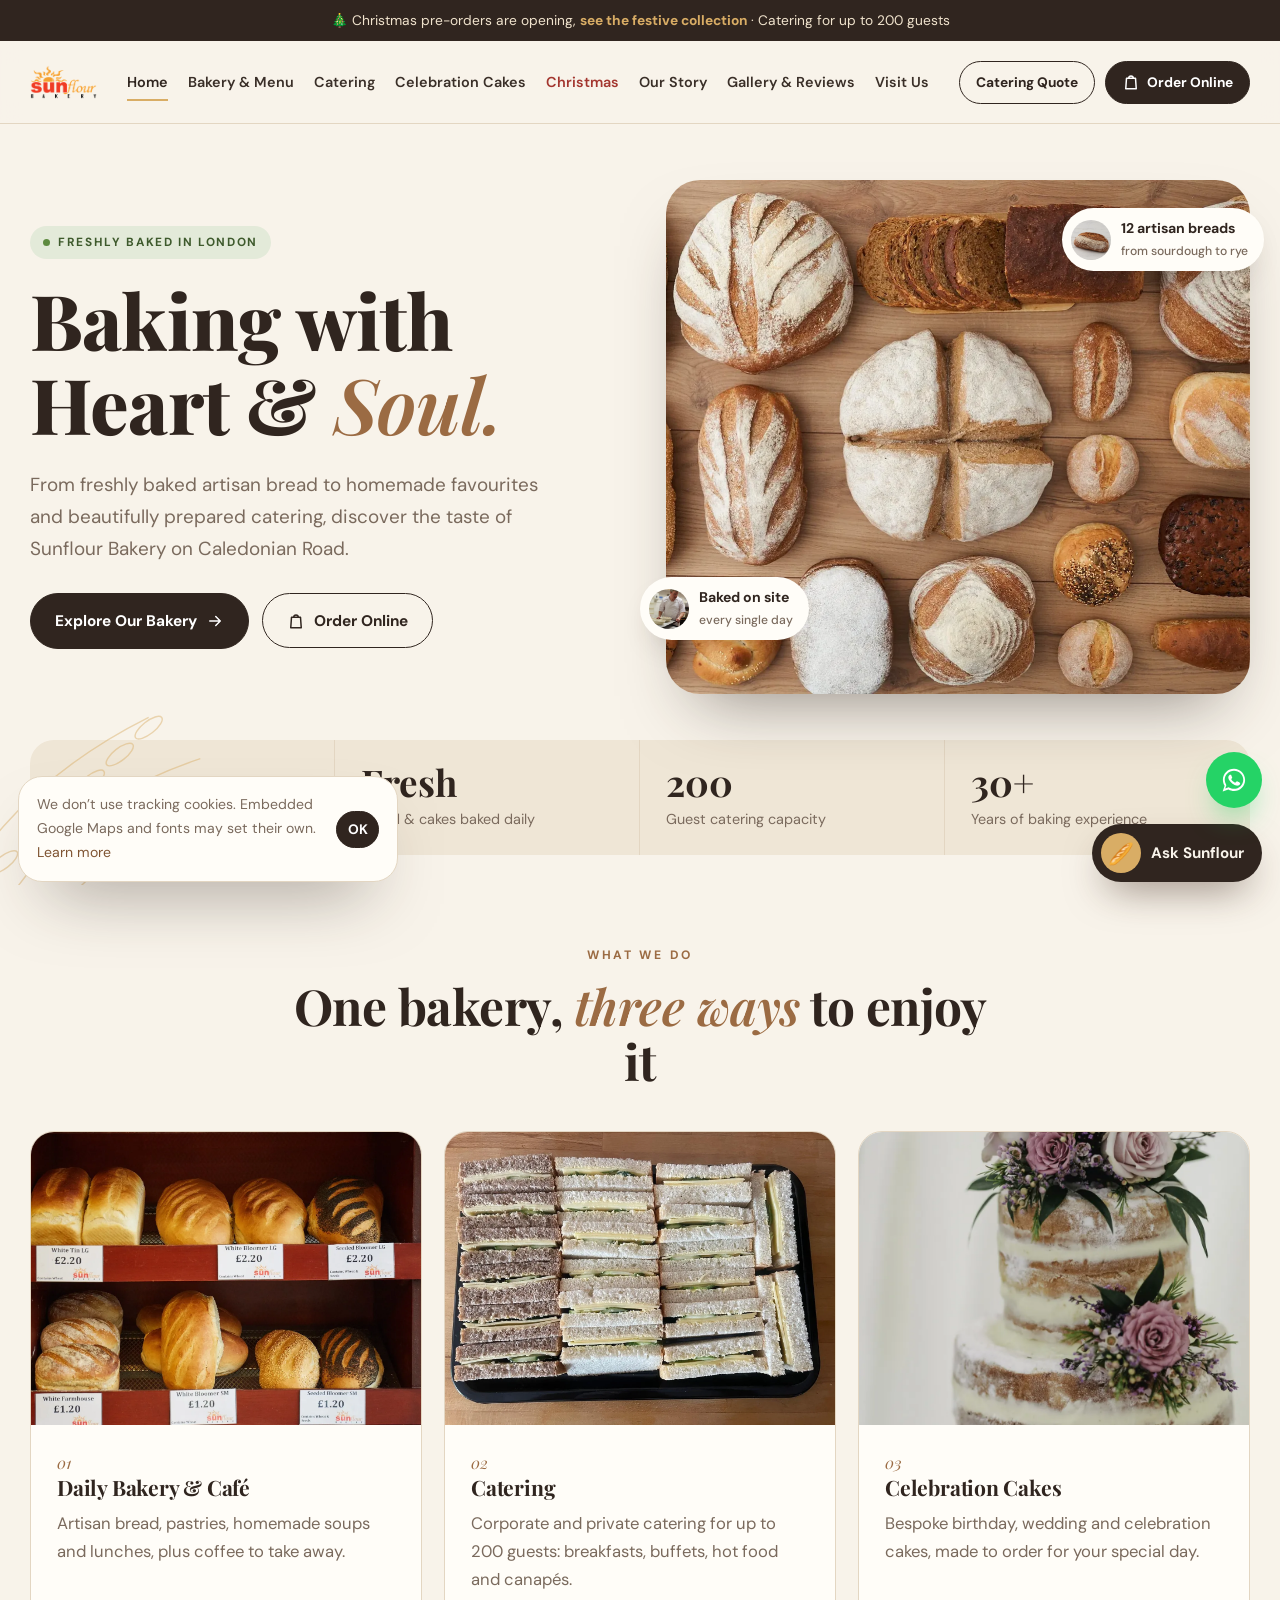
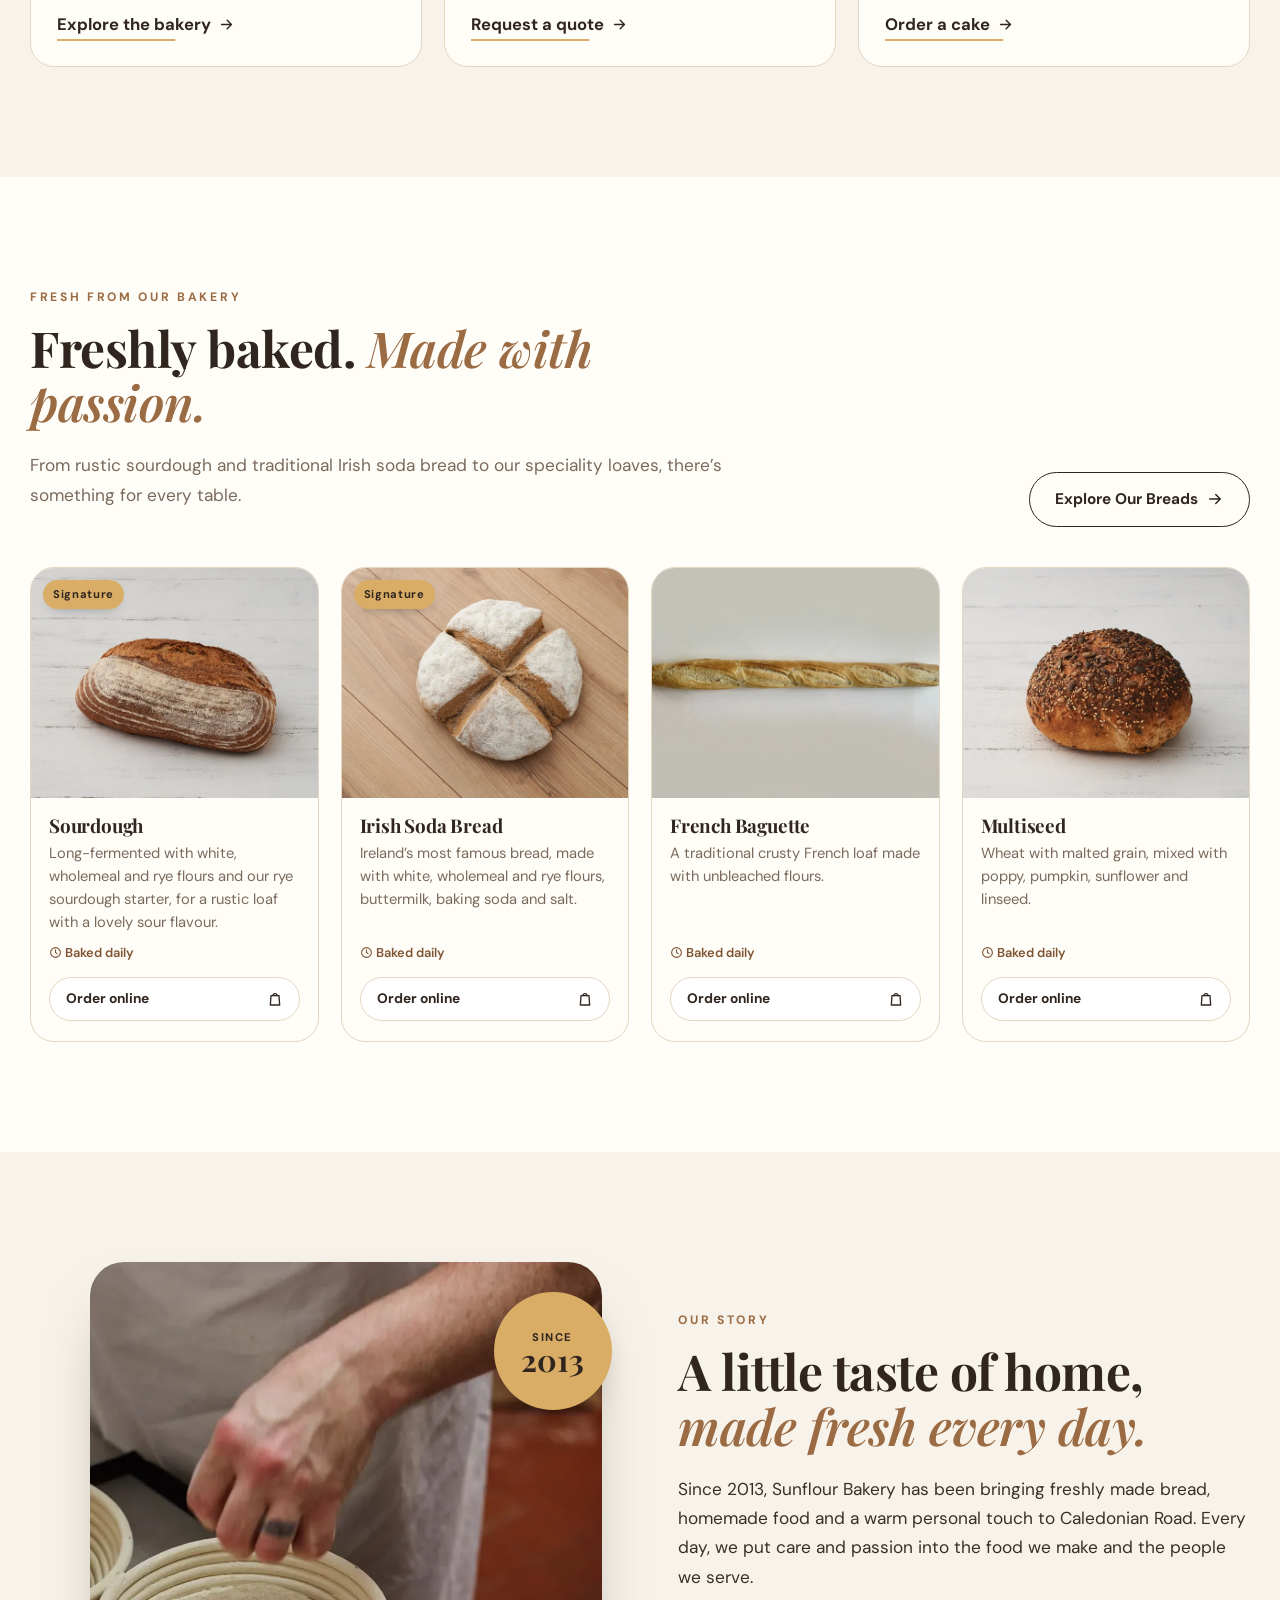
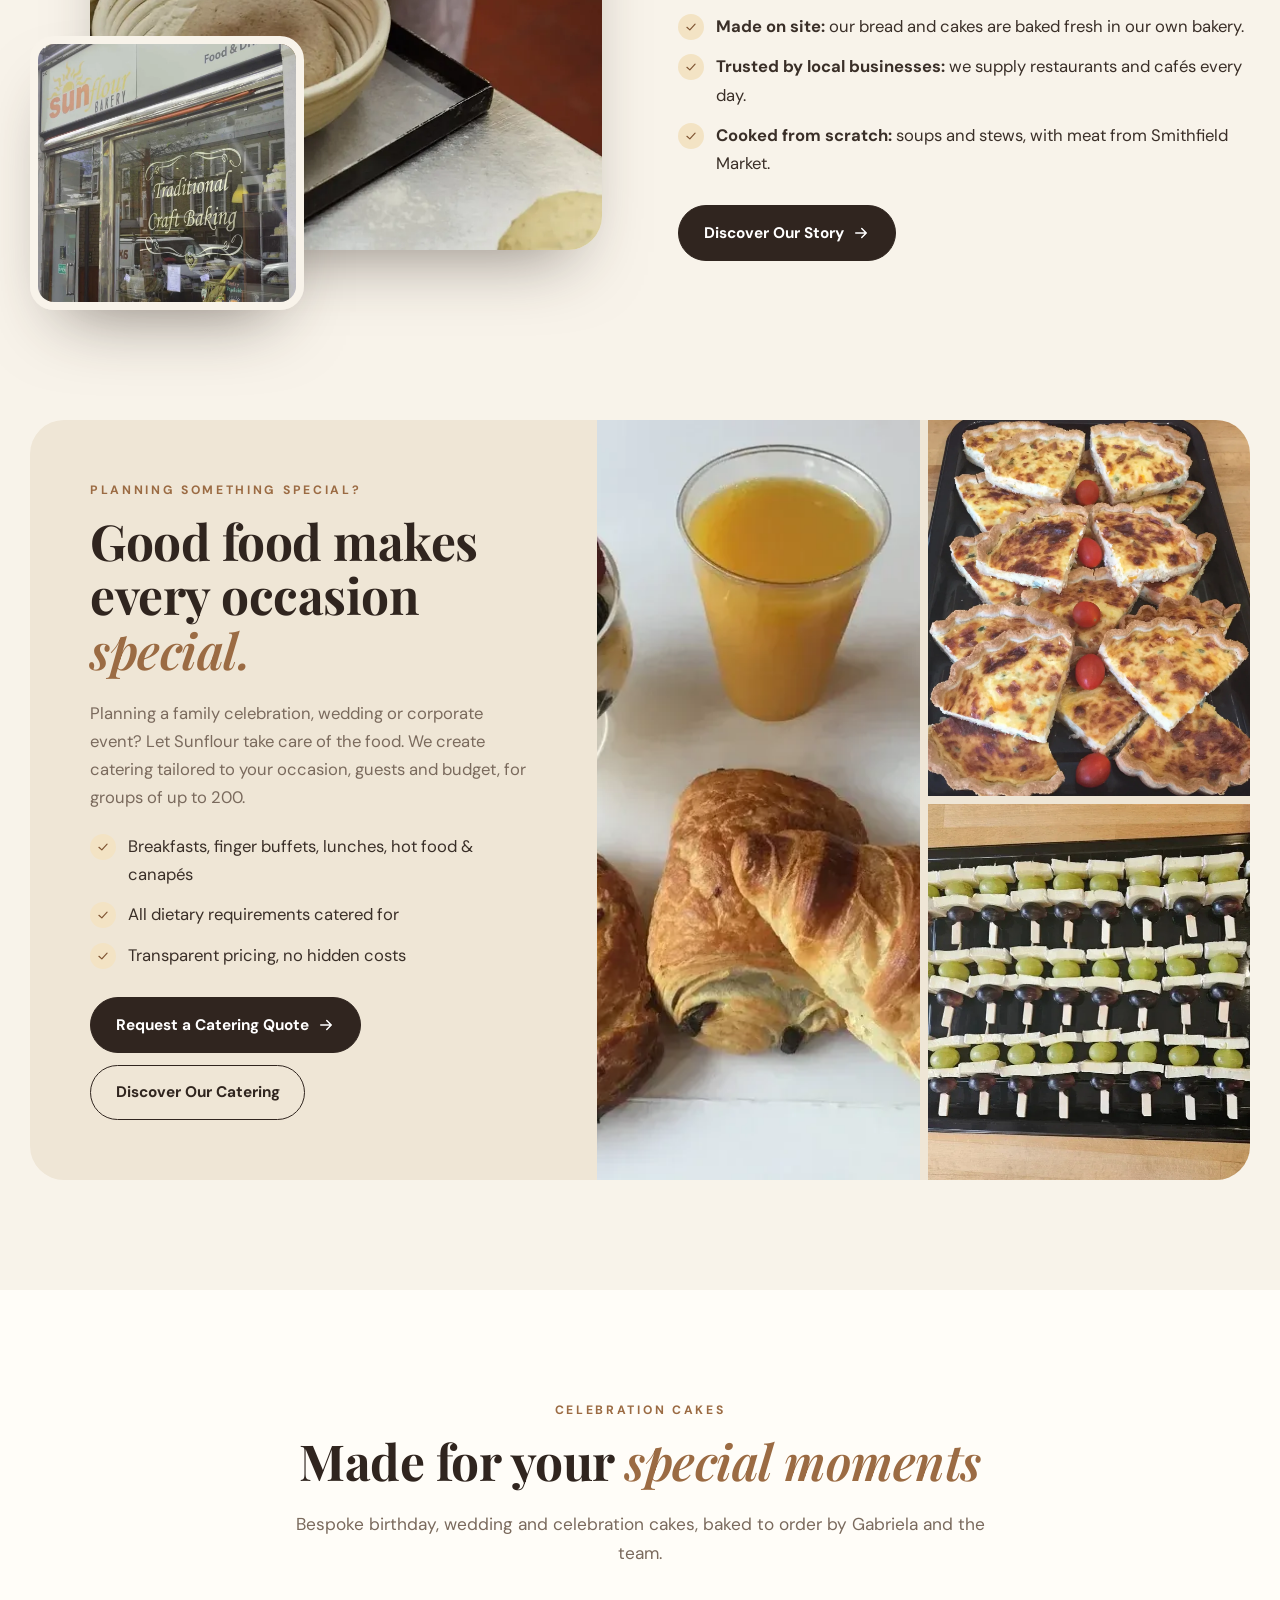
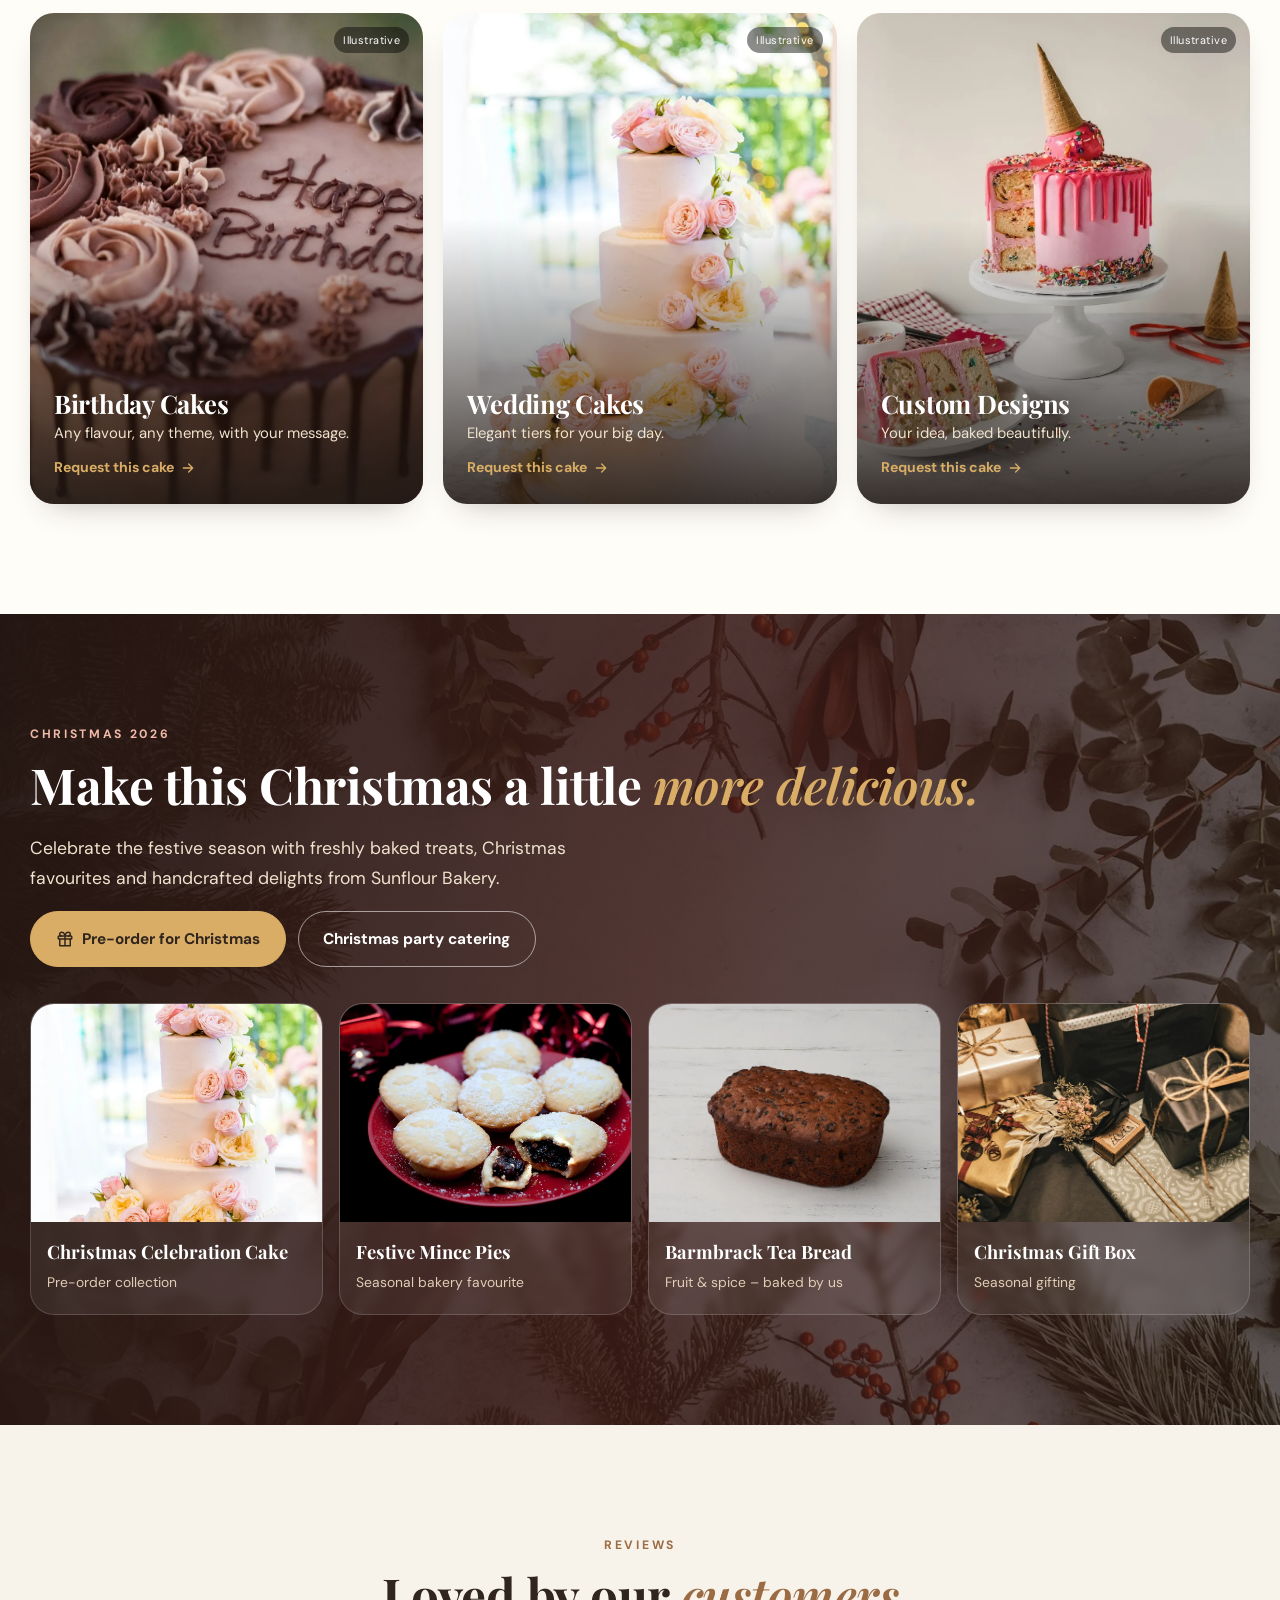
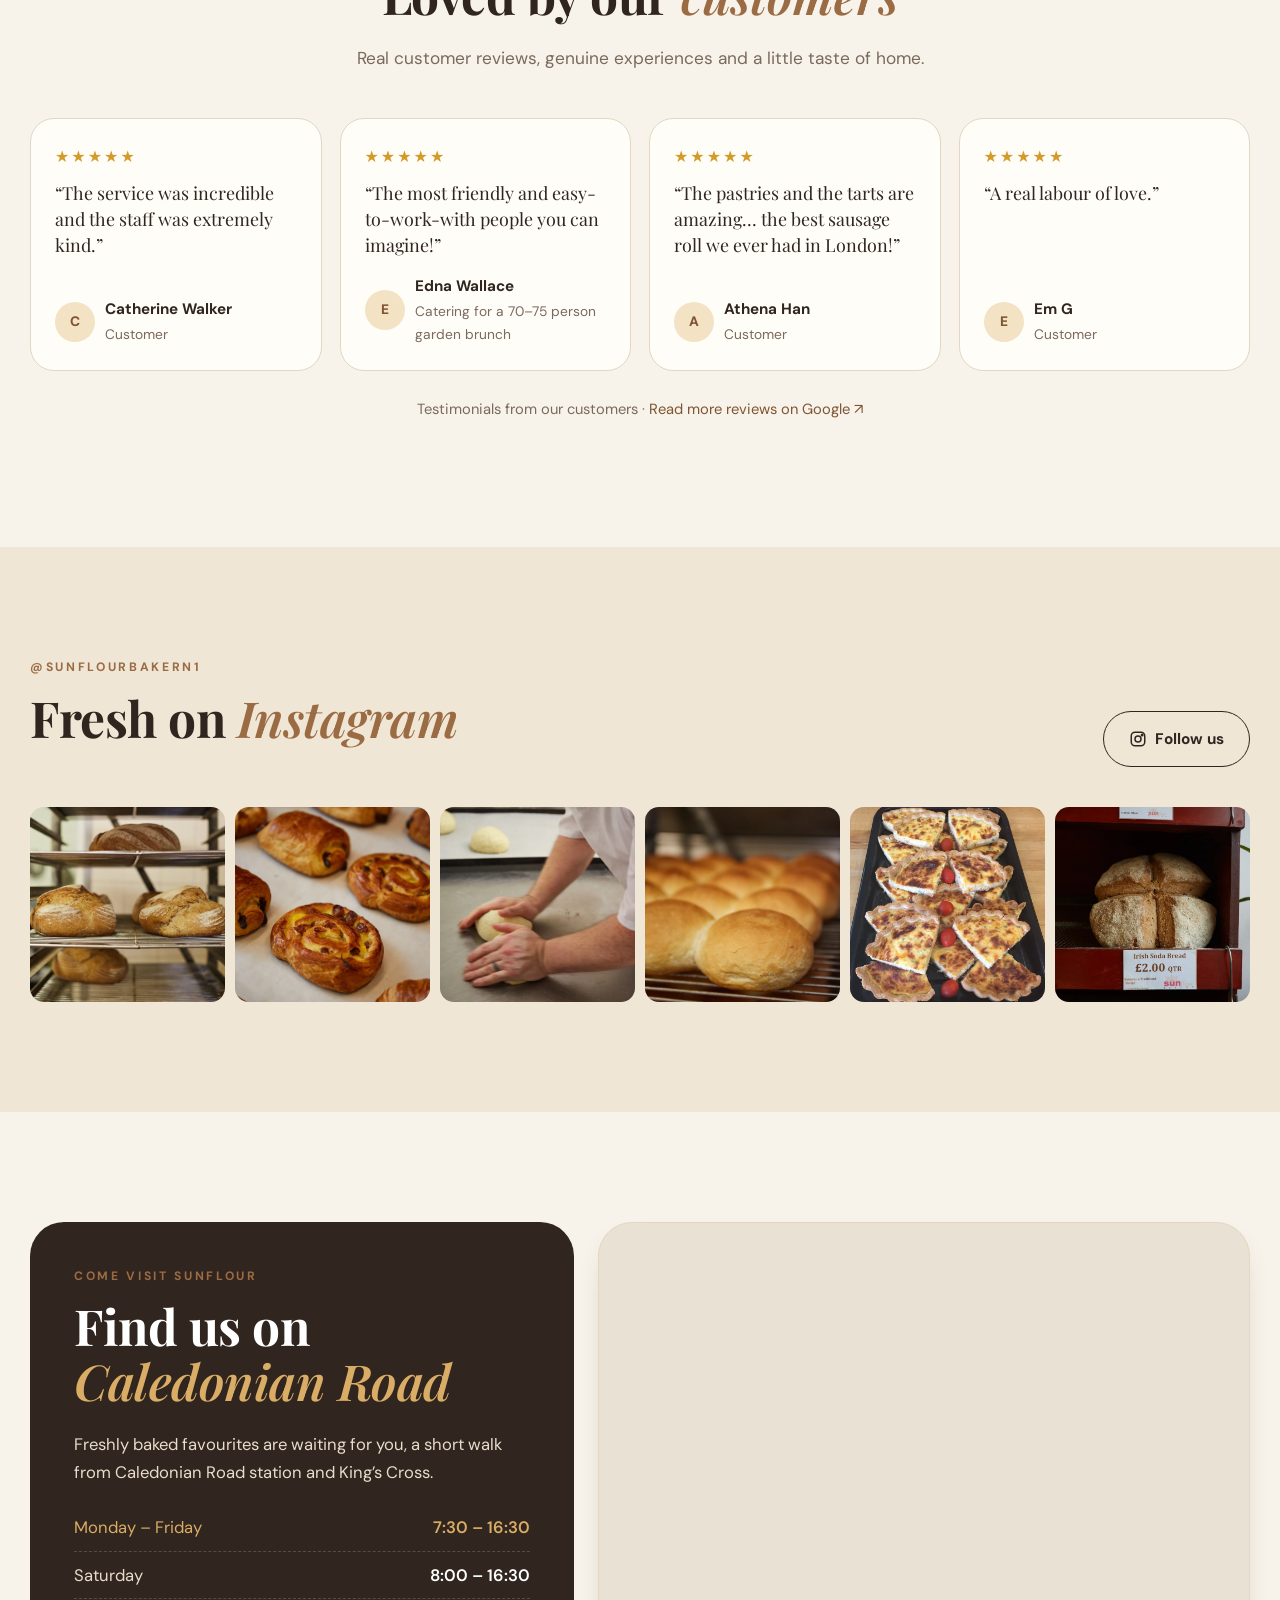
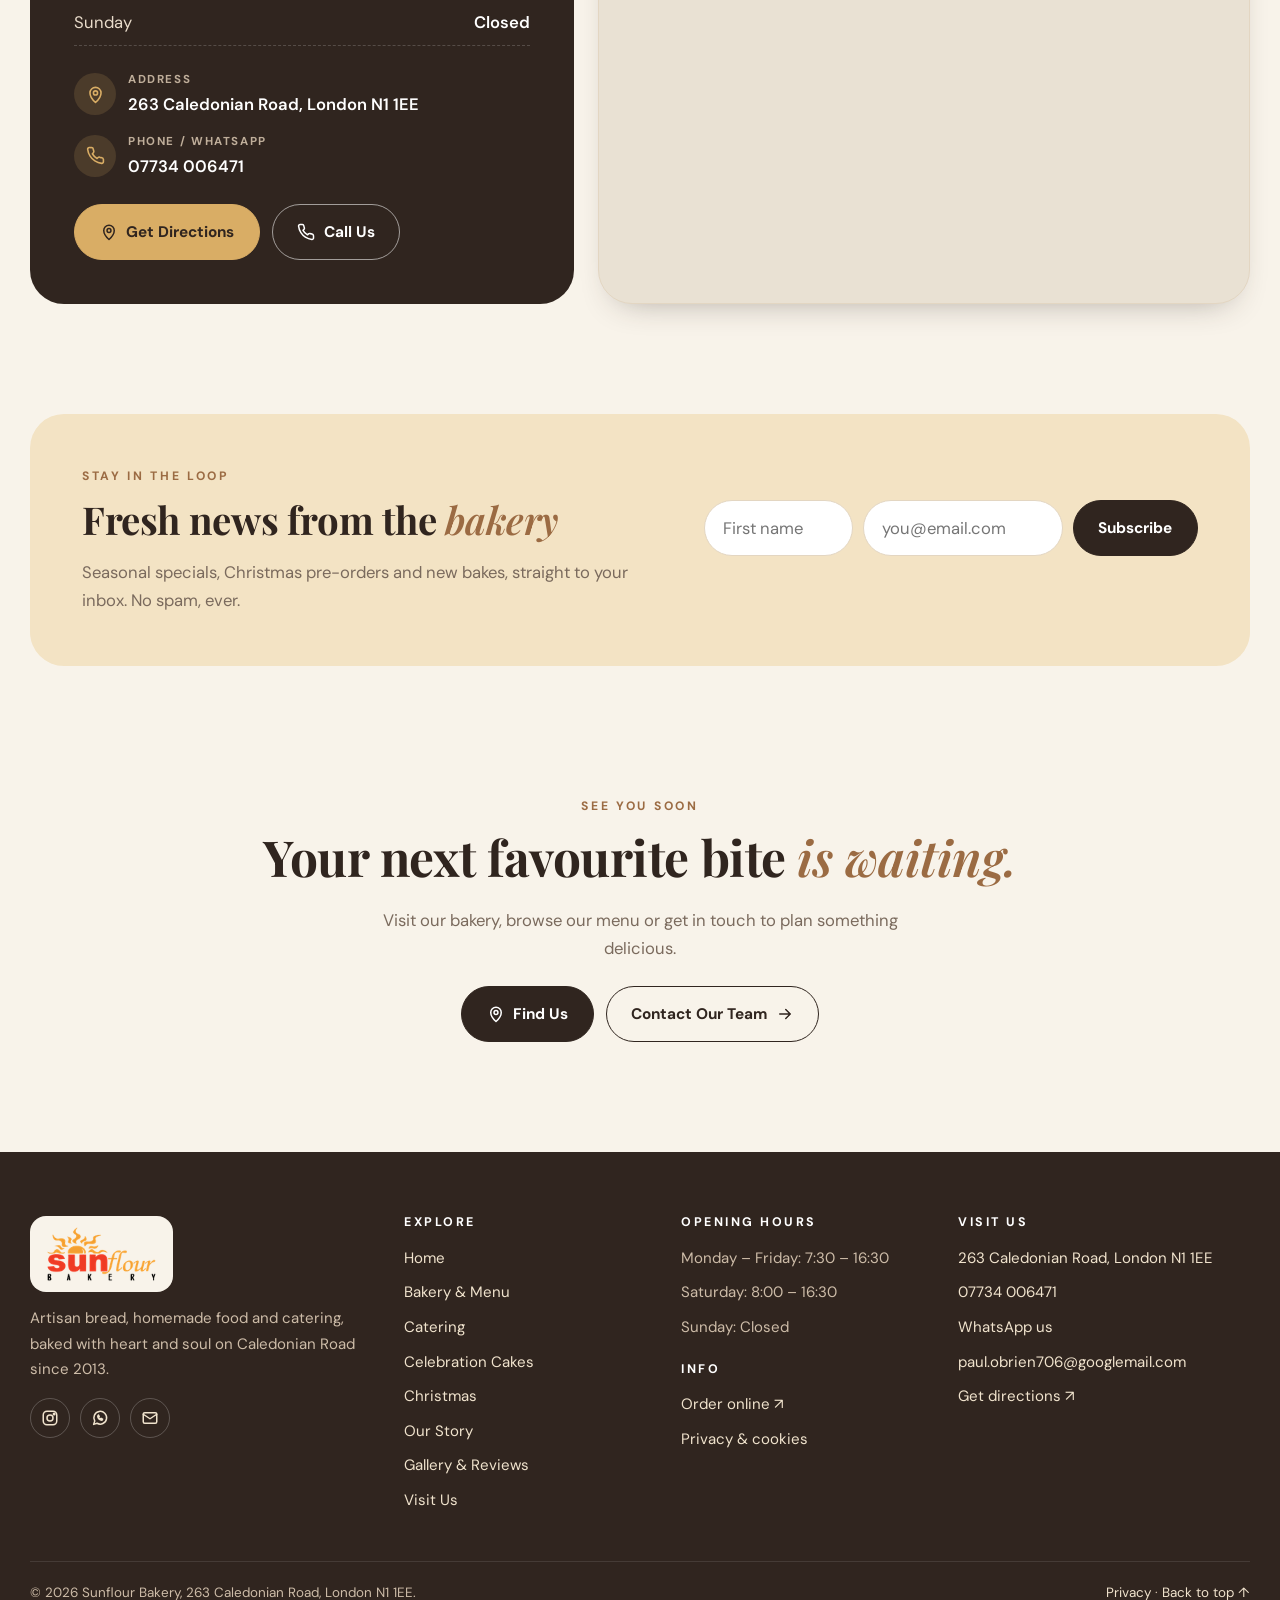
<file: sunflour-bakery-WEBSITE/index.html>
<!doctype html>
<html lang="en-GB" class="no-js">
<head>
<meta charset="utf-8">
<meta name="viewport" content="width=device-width, initial-scale=1, viewport-fit=cover">
<title>Sunflour Bakery – Artisan Bread &amp; Homemade Food in London</title>
<meta name="description" content="Artisan bakery on Caledonian Road, London N1, since 2013. Fresh sourdough and artisan bread, homemade food, catering for up to 200 guests and bespoke celebration cakes. Order online.">
<link rel="canonical" href="https://www.sunflourbakeryuk.com/">
<meta name="theme-color" content="#30251f">
<meta property="og:type" content="website">
<meta property="og:site_name" content="Sunflour Bakery">
<meta property="og:title" content="Sunflour Bakery – Artisan Bread &amp; Homemade Food in London">
<meta property="og:description" content="Artisan bakery on Caledonian Road, London N1, since 2013. Fresh sourdough and artisan bread, homemade food, catering for up to 200 guests and bespoke celebration cakes. Order online.">
<meta property="og:url" content="https://www.sunflourbakeryuk.com/">
<meta property="og:image" content="https://www.sunflourbakeryuk.com/og-image.jpg">
<meta property="og:locale" content="en_GB">
<meta name="twitter:card" content="summary_large_image">
<link rel="icon" href="favicon.png" type="image/png">
<link rel="manifest" href="site.webmanifest">
<link rel="preconnect" href="https://fonts.googleapis.com">
<link rel="preconnect" href="https://fonts.gstatic.com" crossorigin>
<link href="https://fonts.googleapis.com/css2?family=Playfair+Display:ital,wght@0,600;0,700;0,800;1,600&family=DM+Sans:wght@400;500;700&display=swap" rel="stylesheet">
<link rel="stylesheet" href="styles.css">
<script type="application/ld+json">{"@context": "https://schema.org", "@type": "Bakery", "name": "Sunflour Bakery", "url": "https://www.sunflourbakeryuk.com", "telephone": "+447734006471", "email": "paul.obrien706@googlemail.com", "image": "https://www.sunflourbakeryuk.com/og-image.jpg", "servesCuisine": ["Bakery", "Cafe", "Catering"], "foundingDate": "2013", "founder": [{"@type": "Person", "name": "Paul O'Brien"}, {"@type": "Person", "name": "Gabriela Cristea"}], "address": {"@type": "PostalAddress", "streetAddress": "263 Caledonian Road", "addressLocality": "London", "postalCode": "N1 1EE", "addressCountry": "GB"}, "openingHoursSpecification": [{"@type": "OpeningHoursSpecification", "dayOfWeek": ["Monday", "Tuesday", "Wednesday", "Thursday", "Friday"], "opens": "07:30", "closes": "16:30"}, {"@type": "OpeningHoursSpecification", "dayOfWeek": "Saturday", "opens": "08:00", "closes": "16:30"}], "hasMap": "https://www.google.com/maps/search/?api=1&query=Sunflour%20Bakery%2C%20263%20Caledonian%20Road%2C%20London%20N1%201EE", "sameAs": ["https://www.instagram.com/sunflourbakern1/"], "potentialAction": {"@type": "OrderAction", "target": "https://sunflour-bakery.square.site/"}}</script>
<script defer src="site-config.js"></script>
<script defer src="main.js"></script>
<script defer src="chatbot.js"></script>
</head>
<body>
<a class="skip" href="#main">Skip to content</a>
<div class="announce">🎄 Christmas pre-orders are opening, <a href="christmas.html">see the festive collection</a> · Catering for up to 200 guests</div>
<header class="hdr">
  <div class="wrap hdr-in">
    <a class="logo" href="index.html" aria-label="Sunflour Bakery home"><img class="wordmark" src="sunflour-logo.png" alt="Sunflour Bakery" width="159" height="80"></a>
    <nav class="nav" id="nav" aria-label="Main"><ul><li><a href="index.html" aria-current="page">Home</a></li><li><a href="bakery.html">Bakery & Menu</a></li><li><a href="catering.html">Catering</a></li><li><a href="cakes.html">Celebration Cakes</a></li><li><a href="christmas.html" class=nav-xmas>Christmas</a></li><li><a href="story.html">Our Story</a></li><li><a href="gallery.html">Gallery & Reviews</a></li><li><a href="contact.html">Visit Us</a></li>
      <li class="m-only"><a class="btn btn-block" href="https://sunflour-bakery.square.site/" target="_blank" rel="noopener"><svg viewBox="0 0 24 24" fill="none" stroke="currentColor" stroke-width="2" stroke-linecap="round" stroke-linejoin="round" aria-hidden="true"><path d="M6 7h12l1 14H5z"/><path d="M9 7a3 3 0 0 1 6 0"/></svg> Order Online</a></li>
      <li class="m-only"><a href="tel:+447734006471"><svg viewBox="0 0 24 24" fill="none" stroke="currentColor" stroke-width="2" stroke-linecap="round" stroke-linejoin="round" aria-hidden="true"><path d="M22 16.9v3a2 2 0 0 1-2.2 2 19.8 19.8 0 0 1-8.6-3.1 19.5 19.5 0 0 1-6-6A19.8 19.8 0 0 1 2.1 4.2 2 2 0 0 1 4.1 2h3a2 2 0 0 1 2 1.7c.1.9.4 1.8.7 2.7a2 2 0 0 1-.5 2.1L8 9.8a16 16 0 0 0 6 6l1.3-1.3a2 2 0 0 1 2.1-.4c.9.3 1.8.6 2.7.7a2 2 0 0 1 1.7 2z"/></svg> 07734 006471</a></li></ul></nav>
    <div class="hdr-cta">
      <a class="btn btn-line btn-sm" href="catering.html#quote">Catering Quote</a>
      <a class="btn btn-sm" href="https://sunflour-bakery.square.site/" target="_blank" rel="noopener"><svg viewBox="0 0 24 24" fill="none" stroke="currentColor" stroke-width="2" stroke-linecap="round" stroke-linejoin="round" aria-hidden="true"><path d="M6 7h12l1 14H5z"/><path d="M9 7a3 3 0 0 1 6 0"/></svg> Order Online</a>
      <button class="burger" aria-label="Open menu" aria-expanded="false" aria-controls="nav"><span></span><span></span><span></span></button>
    </div>
  </div>
</header>
<main id="main">

<section class="hero">
  <svg class="wheat-lines" viewBox="0 0 600 400" fill="none" stroke="#d9ad65" stroke-width="1.4" aria-hidden="true"><path d="M40 400C80 300 140 220 260 160"/><path d="M90 400c40-90 100-160 220-200"/><path d="M140 400c40-80 110-140 230-170"/><ellipse cx="120" cy="300" rx="16" ry="6" transform="rotate(-38 120 300)"/><ellipse cx="148" cy="274" rx="16" ry="6" transform="rotate(-38 148 274)"/><ellipse cx="176" cy="248" rx="16" ry="6" transform="rotate(-38 176 248)"/><ellipse cx="204" cy="222" rx="16" ry="6" transform="rotate(-38 204 222)"/><ellipse cx="232" cy="196" rx="16" ry="6" transform="rotate(-38 232 196)"/><ellipse cx="260" cy="170" rx="16" ry="6" transform="rotate(-38 260 170)"/></svg>
  <div class="wrap">
    <div class="hero-in">
      <div class="load">
        <span class="pill">Freshly baked in London</span>
        <h1>Baking with Heart &amp; <em>Soul.</em></h1>
        <p class="lead">From freshly baked artisan bread to homemade favourites and beautifully prepared catering, discover the taste of Sunflour Bakery on Caledonian Road.</p>
        <div class="btn-row"><a class="btn" href="bakery.html">Explore Our Bakery <svg class="arr" viewBox="0 0 24 24" fill="none" stroke="currentColor" stroke-width="2" stroke-linecap="round" stroke-linejoin="round" aria-hidden="true"><path d="M5 12h14M13 6l6 6-6 6"/></svg></a><a class="btn btn-line" href="https://sunflour-bakery.square.site/" target="_blank" rel="noopener"><svg viewBox="0 0 24 24" fill="none" stroke="currentColor" stroke-width="2" stroke-linecap="round" stroke-linejoin="round" aria-hidden="true"><path d="M6 7h12l1 14H5z"/><path d="M9 7a3 3 0 0 1 6 0"/></svg> Order Online</a></div>
      </div>
      <div class="hero-photo load">
        <div class="main"><img src="bread-flatlay.webp" alt="A spread of Sunflour’s freshly baked artisan breads" width="1400" height="1000" fetchpriority="high"></div>
        <div class="chip c1"><img src="paul-baking.webp" alt=""><span>Baked on site<small>every single day</small></span></div>
        <div class="chip c2"><img src="sourdough.webp" alt=""><span>12 artisan breads<small>from sourdough to rye</small></span></div>
      </div>
    </div>
    <div class="stats rv">
      <div class="stat"><b>2013</b><span>Established on Caledonian Road</span></div>
      <div class="stat"><b>Fresh</b><span>Bread &amp; cakes baked daily</span></div>
      <div class="stat"><b>200</b><span>Guest catering capacity</span></div>
      <div class="stat"><b>30+</b><span>Years of baking experience</span></div>
    </div>
  </div>
</section>

<section class="sec" style="padding-top:60px">
  <div class="wrap">
    <div class="head center rv"><span class="eyebrow">What we do</span><h2>One bakery, <em>three ways</em> to enjoy it</h2></div>
    <div class="trio">
      <a class="svc rv d1" href="bakery.html"><div class="ph"><img src="bread-shelves.webp" alt="Shelves of fresh bread in the bakery" loading="lazy"></div><div class="bd"><span class="num">01</span><h3>Daily Bakery &amp; Café</h3><p>Artisan bread, pastries, homemade soups and lunches, plus coffee to take away.</p><span class="arrow-link">Explore the bakery <svg viewBox="0 0 24 24" fill="none" stroke="currentColor" stroke-width="2" stroke-linecap="round" stroke-linejoin="round" aria-hidden="true"><path d="M5 12h14M13 6l6 6-6 6"/></svg></span></div></a>
      <a class="svc rv d2" href="catering.html"><div class="ph"><img src="sandwich-platter.webp" alt="Sandwich catering platter" loading="lazy"></div><div class="bd"><span class="num">02</span><h3>Catering</h3><p>Corporate and private catering for up to 200 guests: breakfasts, buffets, hot food and canapés.</p><span class="arrow-link">Request a quote <svg viewBox="0 0 24 24" fill="none" stroke="currentColor" stroke-width="2" stroke-linecap="round" stroke-linejoin="round" aria-hidden="true"><path d="M5 12h14M13 6l6 6-6 6"/></svg></span></div></a>
      <a class="svc rv d3" href="cakes.html"><div class="ph"><img src="wedding-floral.webp" alt="Floral celebration cake" loading="lazy"></div><div class="bd"><span class="num">03</span><h3>Celebration Cakes</h3><p>Bespoke birthday, wedding and celebration cakes, made to order for your special day.</p><span class="arrow-link">Order a cake <svg viewBox="0 0 24 24" fill="none" stroke="currentColor" stroke-width="2" stroke-linecap="round" stroke-linejoin="round" aria-hidden="true"><path d="M5 12h14M13 6l6 6-6 6"/></svg></span></div></a>
    </div>
  </div>
</section>

<section class="sec sec-paper">
  <div class="wrap">
    <div class="head-row rv"><div class="head"><span class="eyebrow">Fresh from our bakery</span><h2>Freshly baked. <em>Made with passion.</em></h2><p>From rustic sourdough and traditional Irish soda bread to our speciality loaves, there’s something for every table.</p></div><a class="btn btn-line" href="bakery.html">Explore Our Breads <svg class="arr" viewBox="0 0 24 24" fill="none" stroke="currentColor" stroke-width="2" stroke-linecap="round" stroke-linejoin="round" aria-hidden="true"><path d="M5 12h14M13 6l6 6-6 6"/></svg></a></div>
    <div class="products"><article class="pcard rv" data-cat="bread"><div class="ph"><img src="sourdough.webp" alt="Sourdough" loading="lazy"><div class=tags><span class="tag gold">Signature</span></div></div><div class="bd"><h3>Sourdough</h3><p>Long-fermented with white, wholemeal and rye flours and our rye sourdough starter, for a rustic loaf with a lovely sour flavour.</p><div class="meta"><svg width=13 height=13 style=vertical-align:-2px viewBox="0 0 24 24" fill="none" stroke="currentColor" stroke-width="2" stroke-linecap="round" stroke-linejoin="round" aria-hidden="true"><circle cx="12" cy="12" r="9"/><path d="M12 7v5l3 2"/></svg> Baked daily</div><a class="ask" href="https://sunflour-bakery.square.site/" target="_blank" rel="noopener">Order online <svg viewBox="0 0 24 24" fill="none" stroke="currentColor" stroke-width="2" stroke-linecap="round" stroke-linejoin="round" aria-hidden="true"><path d="M6 7h12l1 14H5z"/><path d="M9 7a3 3 0 0 1 6 0"/></svg></a></div></article><article class="pcard rv" data-cat="bread"><div class="ph"><img src="irish-soda.webp" alt="Irish Soda Bread" loading="lazy"><div class=tags><span class="tag gold">Signature</span></div></div><div class="bd"><h3>Irish Soda Bread</h3><p>Ireland’s most famous bread, made with white, wholemeal and rye flours, buttermilk, baking soda and salt.</p><div class="meta"><svg width=13 height=13 style=vertical-align:-2px viewBox="0 0 24 24" fill="none" stroke="currentColor" stroke-width="2" stroke-linecap="round" stroke-linejoin="round" aria-hidden="true"><circle cx="12" cy="12" r="9"/><path d="M12 7v5l3 2"/></svg> Baked daily</div><a class="ask" href="https://sunflour-bakery.square.site/" target="_blank" rel="noopener">Order online <svg viewBox="0 0 24 24" fill="none" stroke="currentColor" stroke-width="2" stroke-linecap="round" stroke-linejoin="round" aria-hidden="true"><path d="M6 7h12l1 14H5z"/><path d="M9 7a3 3 0 0 1 6 0"/></svg></a></div></article><article class="pcard rv" data-cat="bread"><div class="ph"><img src="french-baguette.webp" alt="French Baguette" loading="lazy"></div><div class="bd"><h3>French Baguette</h3><p>A traditional crusty French loaf made with unbleached flours.</p><div class="meta"><svg width=13 height=13 style=vertical-align:-2px viewBox="0 0 24 24" fill="none" stroke="currentColor" stroke-width="2" stroke-linecap="round" stroke-linejoin="round" aria-hidden="true"><circle cx="12" cy="12" r="9"/><path d="M12 7v5l3 2"/></svg> Baked daily</div><a class="ask" href="https://sunflour-bakery.square.site/" target="_blank" rel="noopener">Order online <svg viewBox="0 0 24 24" fill="none" stroke="currentColor" stroke-width="2" stroke-linecap="round" stroke-linejoin="round" aria-hidden="true"><path d="M6 7h12l1 14H5z"/><path d="M9 7a3 3 0 0 1 6 0"/></svg></a></div></article><article class="pcard rv" data-cat="bread"><div class="ph"><img src="multiseed.webp" alt="Multiseed" loading="lazy"></div><div class="bd"><h3>Multiseed</h3><p>Wheat with malted grain, mixed with poppy, pumpkin, sunflower and linseed.</p><div class="meta"><svg width=13 height=13 style=vertical-align:-2px viewBox="0 0 24 24" fill="none" stroke="currentColor" stroke-width="2" stroke-linecap="round" stroke-linejoin="round" aria-hidden="true"><circle cx="12" cy="12" r="9"/><path d="M12 7v5l3 2"/></svg> Baked daily</div><a class="ask" href="https://sunflour-bakery.square.site/" target="_blank" rel="noopener">Order online <svg viewBox="0 0 24 24" fill="none" stroke="currentColor" stroke-width="2" stroke-linecap="round" stroke-linejoin="round" aria-hidden="true"><path d="M6 7h12l1 14H5z"/><path d="M9 7a3 3 0 0 1 6 0"/></svg></a></div></article></div>
  </div>
</section>

<section class="sec">
  <div class="wrap split">
    <div class="duo rv">
      <div class="a"><img src="shaping-bannetons.webp" alt="Dough being shaped into bannetons" loading="lazy"></div>
      <div class="b"><img src="shopfront.webp" alt="Sunflour Bakery shopfront on Caledonian Road" loading="lazy"></div>
      <div class="badge-since"><span><small>Since</small><b>2013</b></span></div>
    </div>
    <div class="rv d1">
      <span class="eyebrow">Our story</span>
      <h2>A little taste of home, <em>made fresh every day.</em></h2>
      <p style="font-size:1.08rem">Since 2013, Sunflour Bakery has been bringing freshly made bread, homemade food and a warm personal touch to Caledonian Road. Every day, we put care and passion into the food we make and the people we serve.</p>
      <ul class="ticks">
        <li><i><svg viewBox="0 0 24 24" fill="none" stroke="currentColor" stroke-width="2" stroke-linecap="round" stroke-linejoin="round" aria-hidden="true"><path d="M5 12.5 10 17l9-10"/></svg></i><span><strong>Made on site:</strong> our bread and cakes are baked fresh in our own bakery.</span></li>
        <li><i><svg viewBox="0 0 24 24" fill="none" stroke="currentColor" stroke-width="2" stroke-linecap="round" stroke-linejoin="round" aria-hidden="true"><path d="M5 12.5 10 17l9-10"/></svg></i><span><strong>Trusted by local businesses:</strong> we supply restaurants and cafés every day.</span></li>
        <li><i><svg viewBox="0 0 24 24" fill="none" stroke="currentColor" stroke-width="2" stroke-linecap="round" stroke-linejoin="round" aria-hidden="true"><path d="M5 12.5 10 17l9-10"/></svg></i><span><strong>Cooked from scratch:</strong> soups and stews, with meat from Smithfield Market.</span></li>
      </ul>
      <a class="btn" href="story.html">Discover Our Story <svg class="arr" viewBox="0 0 24 24" fill="none" stroke="currentColor" stroke-width="2" stroke-linecap="round" stroke-linejoin="round" aria-hidden="true"><path d="M5 12h14M13 6l6 6-6 6"/></svg></a>
    </div>
  </div>
</section>

<section class="sec" style="padding-top:0">
  <div class="wrap"><div class="promo rv">
    <div class="txt"><span class="eyebrow">Planning something special?</span><h2>Good food makes every occasion <em>special.</em></h2>
      <p style="color:var(--muted)">Planning a family celebration, wedding or corporate event? Let Sunflour take care of the food. We create catering tailored to your occasion, guests and budget, for groups of up to 200.</p>
      <ul class="ticks"><li><i><svg viewBox="0 0 24 24" fill="none" stroke="currentColor" stroke-width="2" stroke-linecap="round" stroke-linejoin="round" aria-hidden="true"><path d="M5 12.5 10 17l9-10"/></svg></i><span>Breakfasts, finger buffets, lunches, hot food &amp; canapés</span></li><li><i><svg viewBox="0 0 24 24" fill="none" stroke="currentColor" stroke-width="2" stroke-linecap="round" stroke-linejoin="round" aria-hidden="true"><path d="M5 12.5 10 17l9-10"/></svg></i><span>All dietary requirements catered for</span></li><li><i><svg viewBox="0 0 24 24" fill="none" stroke="currentColor" stroke-width="2" stroke-linecap="round" stroke-linejoin="round" aria-hidden="true"><path d="M5 12.5 10 17l9-10"/></svg></i><span>Transparent pricing, no hidden costs</span></li></ul>
      <div class="btn-row"><a class="btn" href="catering.html#quote">Request a Catering Quote <svg class="arr" viewBox="0 0 24 24" fill="none" stroke="currentColor" stroke-width="2" stroke-linecap="round" stroke-linejoin="round" aria-hidden="true"><path d="M5 12h14M13 6l6 6-6 6"/></svg></a><a class="btn btn-line" href="catering.html">Discover Our Catering</a></div></div>
    <div class="mosaic"><div><img src="breakfast-pastries.webp" alt="Breakfast catering: pastries, juice and yogurt pots" loading="lazy"></div><div><img src="quiche-tray.webp" alt="Quiche catering tray" loading="lazy"></div><div><img src="brie-grape-skewers.webp" alt="Brie and grape skewers" loading="lazy"></div></div>
  </div></div>
</section>

<section class="sec sec-paper">
  <div class="wrap">
    <div class="head center rv"><span class="eyebrow">Celebration cakes</span><h2>Made for your <em>special moments</em></h2><p>Bespoke birthday, wedding and celebration cakes, baked to order by Gabriela and the team.</p></div>
    <div class="cakes">
      <a class="cake rv d1" href="cakes.html?type=birthday#cake-form"><img src="birthday-chocolate.webp" alt="Chocolate birthday cake" loading="lazy"><span class="lbl">Illustrative</span><h3>Birthday Cakes</h3><p>Any flavour, any theme, with your message.</p><span class="go">Request this cake <svg viewBox="0 0 24 24" fill="none" stroke="currentColor" stroke-width="2" stroke-linecap="round" stroke-linejoin="round" aria-hidden="true"><path d="M5 12h14M13 6l6 6-6 6"/></svg></span></a>
      <a class="cake rv d2" href="cakes.html?type=wedding#cake-form"><img src="wedding-white.webp" alt="White tiered wedding cake" loading="lazy"><span class="lbl">Illustrative</span><h3>Wedding Cakes</h3><p>Elegant tiers for your big day.</p><span class="go">Request this cake <svg viewBox="0 0 24 24" fill="none" stroke="currentColor" stroke-width="2" stroke-linecap="round" stroke-linejoin="round" aria-hidden="true"><path d="M5 12h14M13 6l6 6-6 6"/></svg></span></a>
      <a class="cake rv d3" href="cakes.html?type=custom#cake-form"><img src="party-pink-cake.webp" alt="Pink party cake" loading="lazy"><span class="lbl">Illustrative</span><h3>Custom Designs</h3><p>Your idea, baked beautifully.</p><span class="go">Request this cake <svg viewBox="0 0 24 24" fill="none" stroke="currentColor" stroke-width="2" stroke-linecap="round" stroke-linejoin="round" aria-hidden="true"><path d="M5 12h14M13 6l6 6-6 6"/></svg></span></a>
    </div>
  </div>
</section>

<section class="sec xmas">
  <img class="bg" src="xmas-foliage.webp" alt="" loading="lazy">
  <div class="wrap">
    <span class="eyebrow">Christmas 2026</span>
    <h2>Make this Christmas a little <em>more delicious.</em></h2>
    <p class="lead">Celebrate the festive season with freshly baked treats, Christmas favourites and handcrafted delights from Sunflour Bakery.</p>
    <div class="btn-row"><a class="btn btn-wheat" href="christmas.html#preorder"><svg viewBox="0 0 24 24" fill="none" stroke="currentColor" stroke-width="2" stroke-linecap="round" stroke-linejoin="round" aria-hidden="true"><rect x="3" y="8" width="18" height="4" rx="1"/><path d="M12 8v13M19 12v9H5v-9M7.5 8a2.5 2.5 0 0 1 0-5C11 3 12 8 12 8s1-5 4.5-5a2.5 2.5 0 0 1 0 5"/></svg> Pre-order for Christmas</a><a class="btn btn-ghost" href="catering.html?type=corporate#quote">Christmas party catering</a></div>
    <div class="xgrid"><a class="xcard rv d1" href="christmas.html?product=xmas-cake#preorder"><div class="ph"><img src="wedding-white.webp" alt="Christmas Celebration Cake" loading="lazy"></div><div class="bd"><b>Christmas Celebration Cake</b><small>Pre-order collection</small></div></a><a class="xcard rv d2" href="christmas.html?product=mince-pies#preorder"><div class="ph"><img src="mince-pies.webp" alt="Festive Mince Pies" loading="lazy"></div><div class="bd"><b>Festive Mince Pies</b><small>Seasonal bakery favourite</small></div></a><a class="xcard rv d3" href="christmas.html?product=barmbrack#preorder"><div class="ph"><img src="barmbrack.webp" alt="Barmbrack Tea Bread" loading="lazy"></div><div class="bd"><b>Barmbrack Tea Bread</b><small>Fruit & spice – baked by us</small></div></a><a class="xcard rv d4" href="christmas.html?product=gift-box#preorder"><div class="ph"><img src="xmas-gifts.webp" alt="Christmas Gift Box" loading="lazy"></div><div class="bd"><b>Christmas Gift Box</b><small>Seasonal gifting</small></div></a></div>
  </div>
</section>

<section class="sec">
  <div class="wrap">
    <div class="head center rv"><span class="eyebrow">Reviews</span><h2>Loved by our <em>customers</em></h2><p>Real customer reviews, genuine experiences and a little taste of home.</p></div>
    <div class="reviews"><figure class="rcard rv d1"><div class="stars" aria-label="5 out of 5 stars">★★★★★</div><blockquote>“The service was incredible and the staff was extremely kind.”</blockquote><figcaption><span class="avatar">C</span><span><b>Catherine Walker</b>Customer</span></figcaption></figure><figure class="rcard rv d2"><div class="stars" aria-label="5 out of 5 stars">★★★★★</div><blockquote>“The most friendly and easy-to-work-with people you can imagine!”</blockquote><figcaption><span class="avatar">E</span><span><b>Edna Wallace</b>Catering for a 70–75 person garden brunch</span></figcaption></figure><figure class="rcard rv d3"><div class="stars" aria-label="5 out of 5 stars">★★★★★</div><blockquote>“The pastries and the tarts are amazing… the best sausage roll we ever had in London!”</blockquote><figcaption><span class="avatar">A</span><span><b>Athena Han</b>Customer</span></figcaption></figure><figure class="rcard rv d4"><div class="stars" aria-label="5 out of 5 stars">★★★★★</div><blockquote>“A real labour of love.”</blockquote><figcaption><span class="avatar">E</span><span><b>Em G</b>Customer</span></figcaption></figure></div>
    <p class="review-src">Testimonials from our customers · <a href="https://www.google.com/search?q=Sunflour+Bakery+London+Reviews" target="_blank" rel="noopener">Read more reviews on Google ↗</a></p>
  </div>
</section>

<section class="sec sec-beige">
  <div class="wrap">
    <div class="head-row rv"><div class="head"><span class="eyebrow">@sunflourbakern1</span><h2>Fresh on <em>Instagram</em></h2></div><a class="btn btn-line" href="https://www.instagram.com/sunflourbakern1/" target="_blank" rel="noopener"><svg viewBox="0 0 24 24" fill="none" stroke="currentColor" stroke-width="2" stroke-linecap="round" stroke-linejoin="round" aria-hidden="true"><rect x="3" y="3" width="18" height="18" rx="5"/><circle cx="12" cy="12" r="4"/><circle cx="17.5" cy="6.5" r="1"/></svg> Follow us</a></div>
    <div class="insta rv"><a href="https://www.instagram.com/sunflourbakern1/" target="_blank" rel="noopener" aria-label="See more on Instagram"><img src="loaves-rack.webp" alt="" loading="lazy"></a><a href="https://www.instagram.com/sunflourbakern1/" target="_blank" rel="noopener" aria-label="See more on Instagram"><img src="danish-pastries.webp" alt="" loading="lazy"></a><a href="https://www.instagram.com/sunflourbakern1/" target="_blank" rel="noopener" aria-label="See more on Instagram"><img src="hand-shaping.webp" alt="" loading="lazy"></a><a href="https://www.instagram.com/sunflourbakern1/" target="_blank" rel="noopener" aria-label="See more on Instagram"><img src="fresh-rolls.webp" alt="" loading="lazy"></a><a href="https://www.instagram.com/sunflourbakern1/" target="_blank" rel="noopener" aria-label="See more on Instagram"><img src="quiche-tray.webp" alt="" loading="lazy"></a><a href="https://www.instagram.com/sunflourbakern1/" target="_blank" rel="noopener" aria-label="See more on Instagram"><img src="soda-bread-counter.webp" alt="" loading="lazy"></a></div>
  </div>
</section>

<section class="sec"><div class="wrap"><div class="visit">
      <div class="vcard rv"><span class="eyebrow">Come visit Sunflour</span><h2>Find us on <em>Caledonian Road</em></h2>
        <p>Freshly baked favourites are waiting for you, a short walk from Caledonian Road station and King’s Cross.</p>
        <ul class="hours"><li data-days="1-5"><span>Monday – Friday</span><b>7:30 – 16:30</b></li><li data-days="6"><span>Saturday</span><b>8:00 – 16:30</b></li><li data-days="7"><span>Sunday</span><b>Closed</b></li></ul>
        <ul class="vlist">
          <li><i><svg viewBox="0 0 24 24" fill="none" stroke="currentColor" stroke-width="2" stroke-linecap="round" stroke-linejoin="round" aria-hidden="true"><path d="M12 22s7-6.2 7-12a7 7 0 0 0-14 0c0 5.8 7 12 7 12z"/><circle cx="12" cy="10" r="2.6"/></svg></i><div><small>Address</small><a href="https://www.google.com/maps/search/?api=1&query=Sunflour%20Bakery%2C%20263%20Caledonian%20Road%2C%20London%20N1%201EE" target="_blank" rel="noopener">263 Caledonian Road, London N1 1EE</a></div></li>
          <li><i><svg viewBox="0 0 24 24" fill="none" stroke="currentColor" stroke-width="2" stroke-linecap="round" stroke-linejoin="round" aria-hidden="true"><path d="M22 16.9v3a2 2 0 0 1-2.2 2 19.8 19.8 0 0 1-8.6-3.1 19.5 19.5 0 0 1-6-6A19.8 19.8 0 0 1 2.1 4.2 2 2 0 0 1 4.1 2h3a2 2 0 0 1 2 1.7c.1.9.4 1.8.7 2.7a2 2 0 0 1-.5 2.1L8 9.8a16 16 0 0 0 6 6l1.3-1.3a2 2 0 0 1 2.1-.4c.9.3 1.8.6 2.7.7a2 2 0 0 1 1.7 2z"/></svg></i><div><small>Phone / WhatsApp</small><a href="tel:+447734006471">07734 006471</a></div></li>
        </ul>
        <div class="btn-row"><a class="btn btn-wheat" href="https://www.google.com/maps/search/?api=1&query=Sunflour%20Bakery%2C%20263%20Caledonian%20Road%2C%20London%20N1%201EE" target="_blank" rel="noopener"><svg viewBox="0 0 24 24" fill="none" stroke="currentColor" stroke-width="2" stroke-linecap="round" stroke-linejoin="round" aria-hidden="true"><path d="M12 22s7-6.2 7-12a7 7 0 0 0-14 0c0 5.8 7 12 7 12z"/><circle cx="12" cy="10" r="2.6"/></svg> Get Directions</a><a class="btn btn-ghost" href="tel:+447734006471"><svg viewBox="0 0 24 24" fill="none" stroke="currentColor" stroke-width="2" stroke-linecap="round" stroke-linejoin="round" aria-hidden="true"><path d="M22 16.9v3a2 2 0 0 1-2.2 2 19.8 19.8 0 0 1-8.6-3.1 19.5 19.5 0 0 1-6-6A19.8 19.8 0 0 1 2.1 4.2 2 2 0 0 1 4.1 2h3a2 2 0 0 1 2 1.7c.1.9.4 1.8.7 2.7a2 2 0 0 1-.5 2.1L8 9.8a16 16 0 0 0 6 6l1.3-1.3a2 2 0 0 1 2.1-.4c.9.3 1.8.6 2.7.7a2 2 0 0 1 1.7 2z"/></svg> Call Us</a></div>
      </div>
      <div class="map rv d1"><iframe title="Map showing Sunflour Bakery, 263 Caledonian Road, London N1 1EE" src="https://maps.google.com/maps?q=263%20Caledonian%20Road%2C%20London%20N1%201EE&amp;z=16&amp;output=embed" loading="lazy" referrerpolicy="no-referrer-when-downgrade" allowfullscreen></iframe></div>
    </div></div></section>
<section class="sec" style="padding-top:0"><div class="wrap"><div class="newsletter rv">
  <div><span class="eyebrow">Stay in the loop</span><h2 style="font-size:clamp(1.7rem,3vw,2.4rem)">Fresh news from the <em>bakery</em></h2><p style="margin:0;color:var(--muted)">Seasonal specials, Christmas pre-orders and new bakes, straight to your inbox. No spam, ever.</p></div>
  <form data-send="Newsletter sign-up" novalidate>
    <label class="sr-only" for="nl-name">First name</label><input id="nl-name" name="name" required placeholder="First name" style="flex:1;min-width:140px;font:inherit;padding:13px 18px;border-radius:999px;border:1.5px solid var(--line);background:#fff">
    <label class="sr-only" for="nl-email">Email</label><input id="nl-email" type="email" name="email" required placeholder="you@email.com">
    <div class="hp" aria-hidden="true"><input name="_honey" tabindex="-1" autocomplete="off"></div>
    <button class="btn" type="submit"><span class="spinner" aria-hidden="true"></span>Subscribe</button>
    <div class="status" role="status" aria-live="polite"></div>
  </form>
</div></div></section>
<section class="sec final" style="padding-top:20px"><div class="wrap rv">
  <span class="eyebrow">See you soon</span><h2>Your next favourite bite <em>is waiting.</em></h2>
  <p style="color:var(--muted);max-width:560px;margin:0 auto">Visit our bakery, browse our menu or get in touch to plan something delicious.</p>
  <div class="btn-row"><a class="btn" href="contact.html"><svg viewBox="0 0 24 24" fill="none" stroke="currentColor" stroke-width="2" stroke-linecap="round" stroke-linejoin="round" aria-hidden="true"><path d="M12 22s7-6.2 7-12a7 7 0 0 0-14 0c0 5.8 7 12 7 12z"/><circle cx="12" cy="10" r="2.6"/></svg> Find Us</a><a class="btn btn-line" href="contact.html#enquiry">Contact Our Team <svg class="arr" viewBox="0 0 24 24" fill="none" stroke="currentColor" stroke-width="2" stroke-linecap="round" stroke-linejoin="round" aria-hidden="true"><path d="M5 12h14M13 6l6 6-6 6"/></svg></a></div>
</div></section>
</main>
<footer class="foot">
  <div class="wrap foot-grid">
    <div>
      <a class="logo foot-logo" href="index.html"><img class="wordmark" src="sunflour-logo.png" alt="Sunflour Bakery" width="159" height="80"></a>
      <p>Artisan bread, homemade food and catering, baked with heart and soul on Caledonian Road since 2013.</p>
      <div class="socials"><a href="https://www.instagram.com/sunflourbakern1/" target="_blank" rel="noopener" aria-label="Sunflour Bakery on Instagram"><svg viewBox="0 0 24 24" fill="none" stroke="currentColor" stroke-width="2" stroke-linecap="round" stroke-linejoin="round" aria-hidden="true"><rect x="3" y="3" width="18" height="18" rx="5"/><circle cx="12" cy="12" r="4"/><circle cx="17.5" cy="6.5" r="1"/></svg></a><a href="https://wa.me/447734006471?text=Hi%20Sunflour%20Bakery!%20" target="_blank" rel="noopener" aria-label="WhatsApp Sunflour Bakery"><svg viewBox="0 0 24 24" fill="none" stroke="currentColor" stroke-width="2" stroke-linecap="round" stroke-linejoin="round" aria-hidden="true"><path d="M3.5 20.5 5 16a8.5 8.5 0 1 1 3 3z"/><path d="M9 9.5c0 3 2.5 5.5 5.5 5.5l1-1.5-2-1-1 1c-1-.5-2-1.5-2.5-2.5l1-1-1-2z"/></svg></a><a href="mailto:paul.obrien706@googlemail.com" aria-label="Email Sunflour Bakery"><svg viewBox="0 0 24 24" fill="none" stroke="currentColor" stroke-width="2" stroke-linecap="round" stroke-linejoin="round" aria-hidden="true"><rect x="3" y="5" width="18" height="14" rx="2"/><path d="m3 7 9 6 9-6"/></svg></a></div>
    </div>
    <div><h4>Explore</h4><ul><li><a href="index.html">Home</a></li><li><a href="bakery.html">Bakery & Menu</a></li><li><a href="catering.html">Catering</a></li><li><a href="cakes.html">Celebration Cakes</a></li><li><a href="christmas.html">Christmas</a></li><li><a href="story.html">Our Story</a></li><li><a href="gallery.html">Gallery & Reviews</a></li><li><a href="contact.html">Visit Us</a></li></ul></div>
    <div><h4>Opening hours</h4><ul><li>Monday – Friday: 7:30 – 16:30</li><li>Saturday: 8:00 – 16:30</li><li>Sunday: Closed</li></ul><h4 style="margin-top:22px">Info</h4><ul><li><a href="https://sunflour-bakery.square.site/" target="_blank" rel="noopener">Order online ↗</a></li><li><a href="privacy.html">Privacy &amp; cookies</a></li></ul></div>
    <div><h4>Visit us</h4><ul>
      <li><a href="https://www.google.com/maps/search/?api=1&query=Sunflour%20Bakery%2C%20263%20Caledonian%20Road%2C%20London%20N1%201EE" target="_blank" rel="noopener">263 Caledonian Road, London N1 1EE</a></li>
      <li><a href="tel:+447734006471">07734 006471</a></li>
      <li><a href="https://wa.me/447734006471?text=Hi%20Sunflour%20Bakery!%20" target="_blank" rel="noopener">WhatsApp us</a></li>
      <li><a href="mailto:paul.obrien706@googlemail.com">paul.obrien706@googlemail.com</a></li>
      <li><a href="https://www.google.com/maps/search/?api=1&query=Sunflour%20Bakery%2C%20263%20Caledonian%20Road%2C%20London%20N1%201EE" target="_blank" rel="noopener">Get directions ↗</a></li>
    </ul></div>
  </div>
  <div class="wrap foot-bottom"><span>© <span data-year>2026</span> Sunflour Bakery, 263 Caledonian Road, London N1 1EE.</span><span><a href="privacy.html">Privacy</a> · <a href="#main">Back to top ↑</a></span></div>
</footer>
<a class="wa-float" href="https://wa.me/447734006471?text=Hi%20Sunflour%20Bakery!%20I%20have%20a%20question%20about%20" target="_blank" rel="noopener" aria-label="Chat with Sunflour Bakery on WhatsApp"><svg viewBox="0 0 32 32" aria-hidden="true"><path fill="currentColor" d="M16 3C9 3 3.3 8.6 3.3 15.6c0 2.5.7 4.9 2 7L3 29l6.6-2.2c2 1.1 4.2 1.7 6.4 1.7 7 0 12.7-5.6 12.7-12.6S23 3 16 3zm0 23.1c-2 0-4-.6-5.7-1.6l-.4-.2-3.9 1.3 1.3-3.8-.3-.4a10.4 10.4 0 0 1-1.6-5.6C5.4 9.9 10.1 5.3 16 5.3s10.6 4.6 10.6 10.3S21.9 26.1 16 26.1zm5.8-7.7c-.3-.2-1.9-.9-2.2-1-.3-.1-.5-.2-.7.2l-1 1.2c-.2.2-.4.2-.7.1-.3-.2-1.3-.5-2.5-1.5-.9-.8-1.5-1.8-1.7-2.1-.2-.3 0-.5.1-.6l.5-.6.3-.5c.1-.2 0-.4 0-.6l-1-2.4c-.3-.6-.5-.5-.7-.5h-.6c-.2 0-.6.1-.9.4-.3.3-1.2 1.1-1.2 2.7s1.2 3.2 1.4 3.4c.2.2 2.4 3.6 5.7 5 .8.3 1.4.5 1.9.7.8.2 1.5.2 2.1.1.6-.1 1.9-.8 2.2-1.5.3-.7.3-1.4.2-1.5-.1-.1-.3-.2-.6-.3z"/></svg></a>
<div class="mbar"><a class="btn btn-line" href="tel:+447734006471"><svg viewBox="0 0 24 24" fill="none" stroke="currentColor" stroke-width="2" stroke-linecap="round" stroke-linejoin="round" aria-hidden="true"><path d="M22 16.9v3a2 2 0 0 1-2.2 2 19.8 19.8 0 0 1-8.6-3.1 19.5 19.5 0 0 1-6-6A19.8 19.8 0 0 1 2.1 4.2 2 2 0 0 1 4.1 2h3a2 2 0 0 1 2 1.7c.1.9.4 1.8.7 2.7a2 2 0 0 1-.5 2.1L8 9.8a16 16 0 0 0 6 6l1.3-1.3a2 2 0 0 1 2.1-.4c.9.3 1.8.6 2.7.7a2 2 0 0 1 1.7 2z"/></svg> Call</a><a class="btn" href="https://sunflour-bakery.square.site/" target="_blank" rel="noopener"><svg viewBox="0 0 24 24" fill="none" stroke="currentColor" stroke-width="2" stroke-linecap="round" stroke-linejoin="round" aria-hidden="true"><path d="M6 7h12l1 14H5z"/><path d="M9 7a3 3 0 0 1 6 0"/></svg> Order Online</a></div>
<div class="cookie" hidden><p>We don’t use tracking cookies. Embedded Google Maps and fonts may set their own. <a href="privacy.html">Learn more</a></p><button class="btn btn-sm" type="button">OK</button></div>
</body>
</html>
</file>
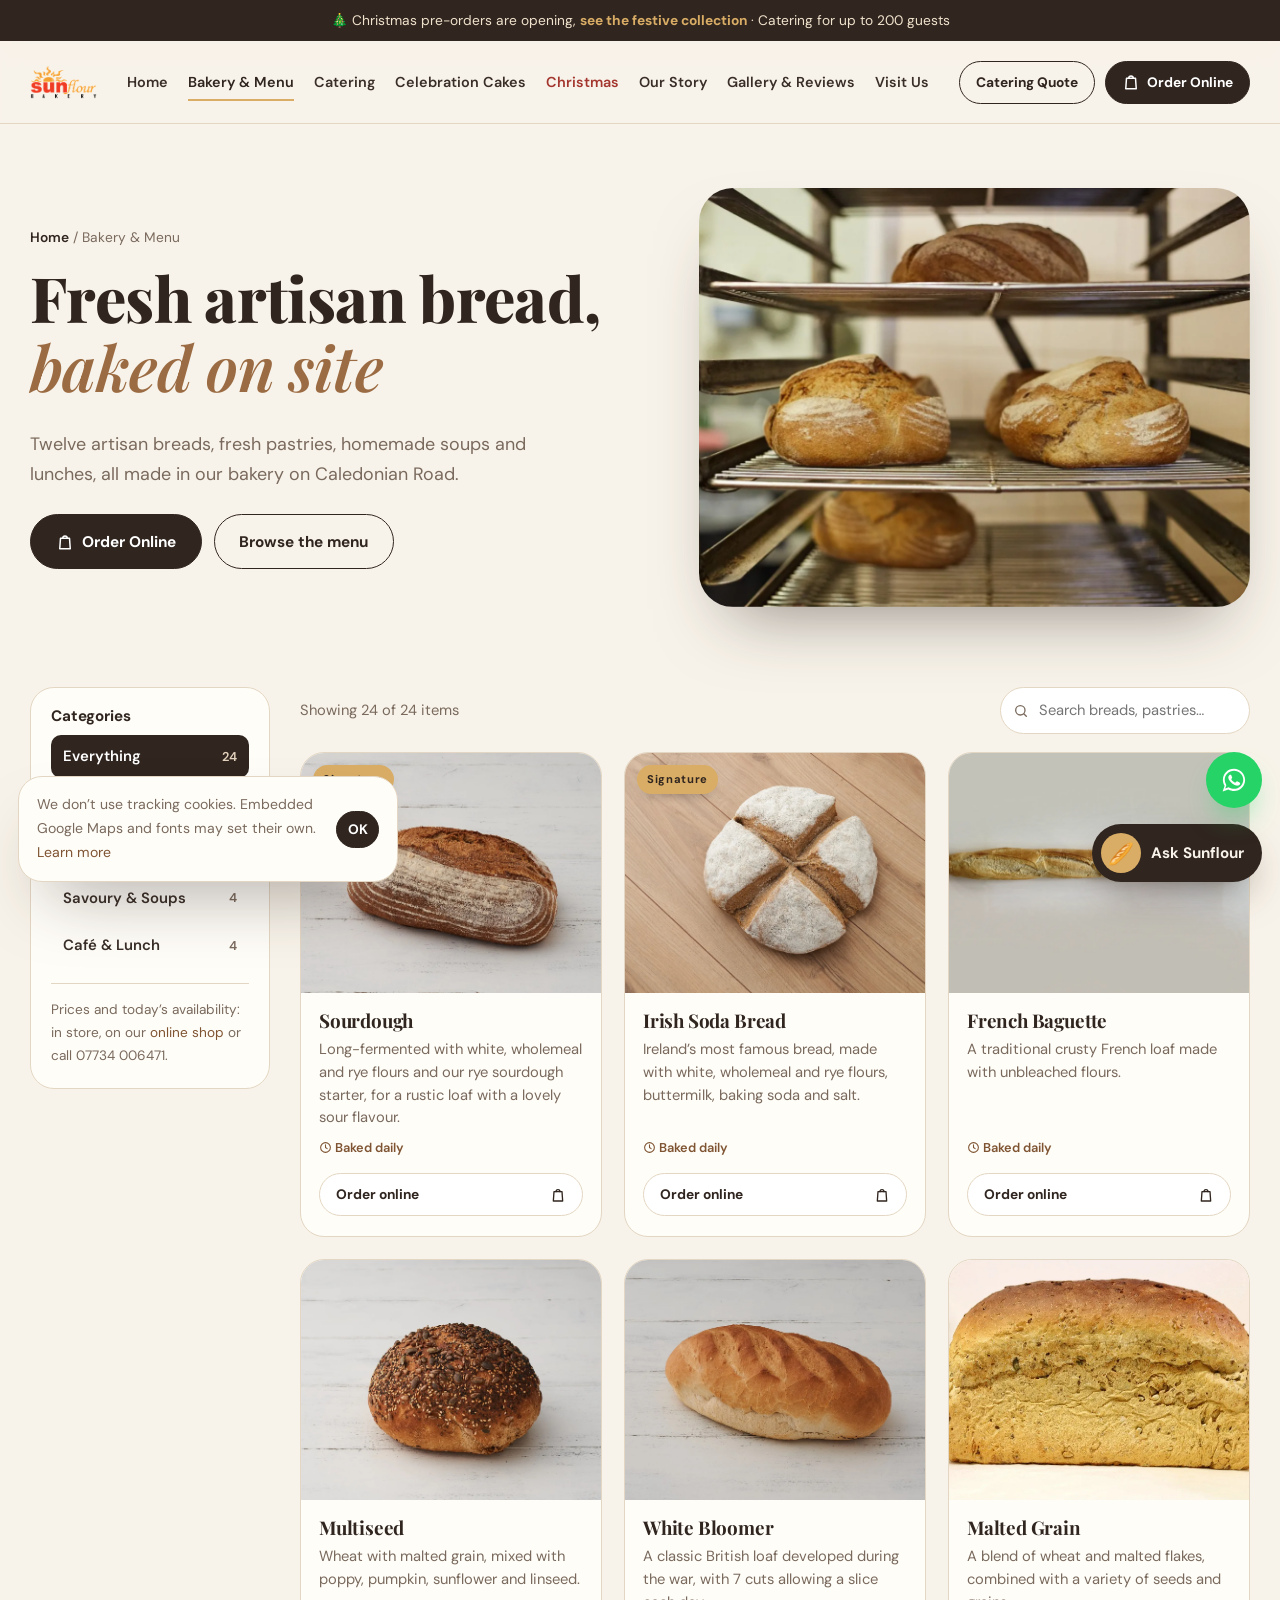
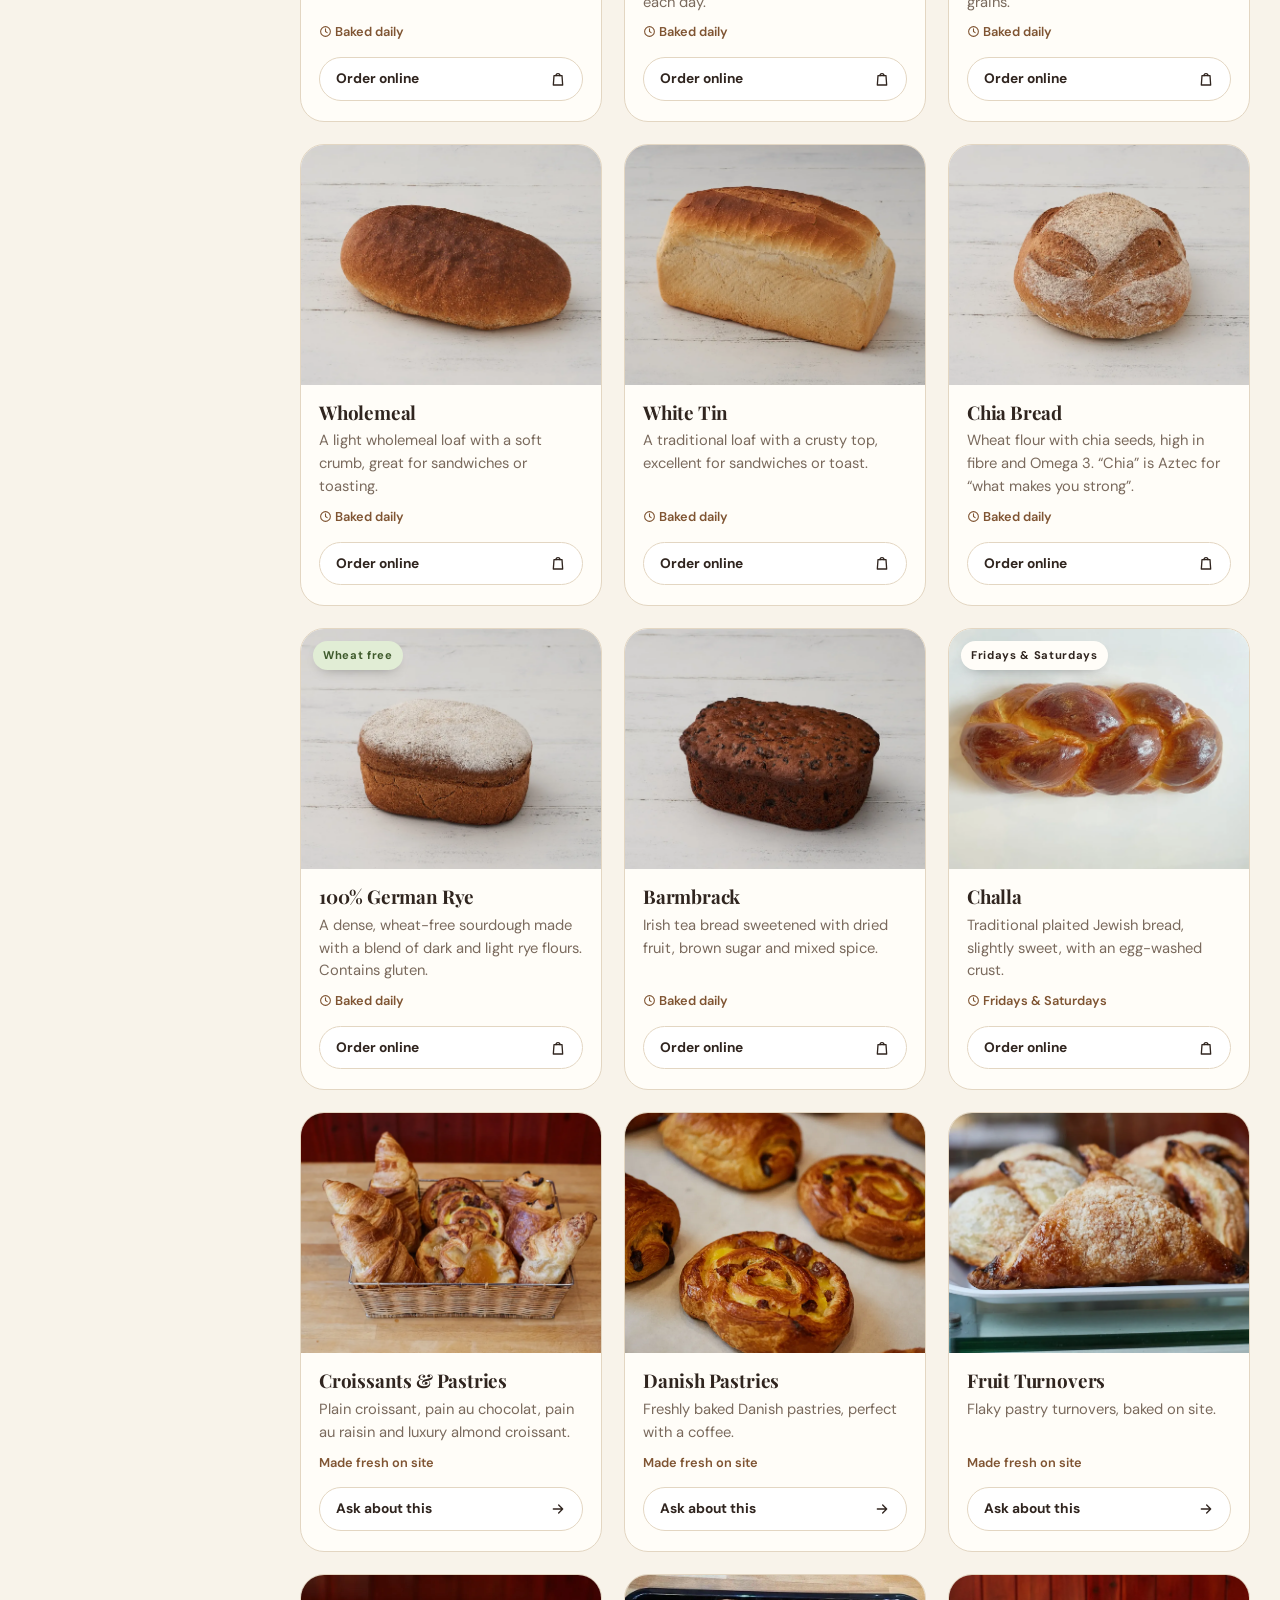
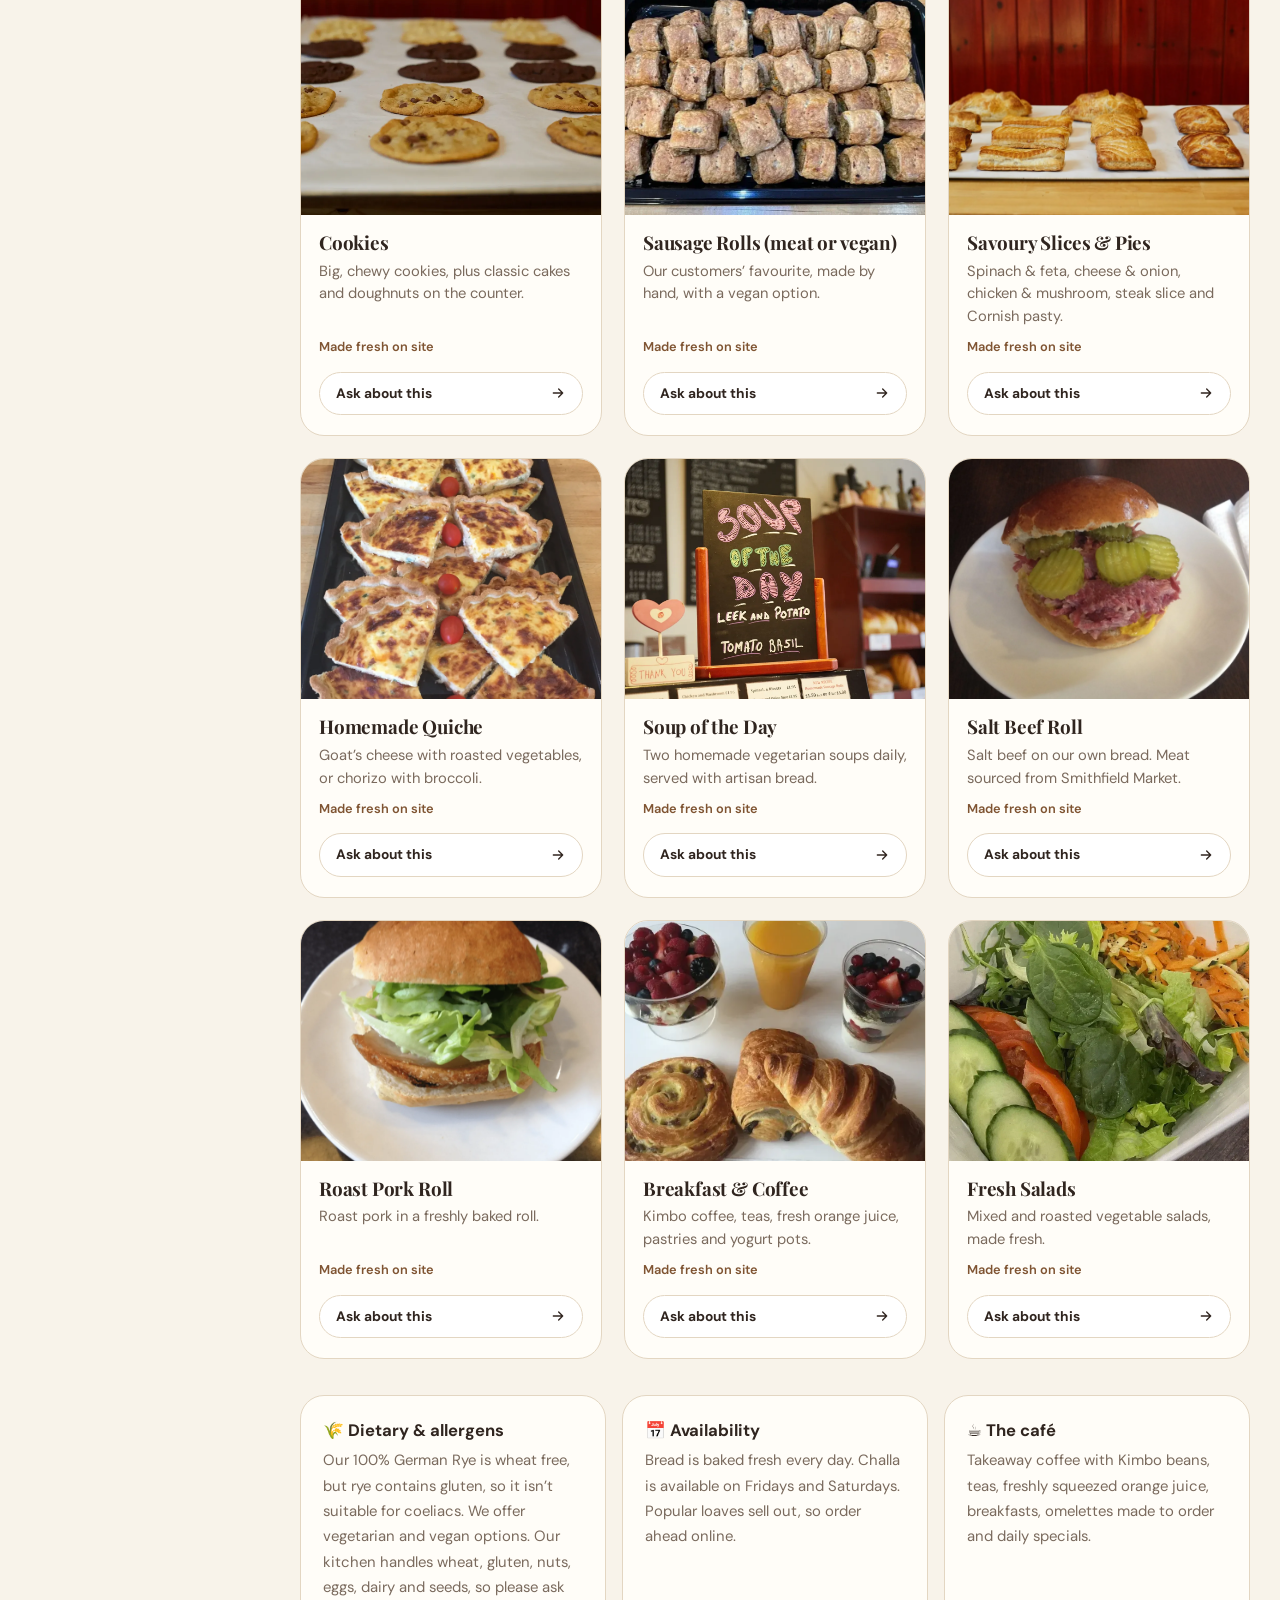
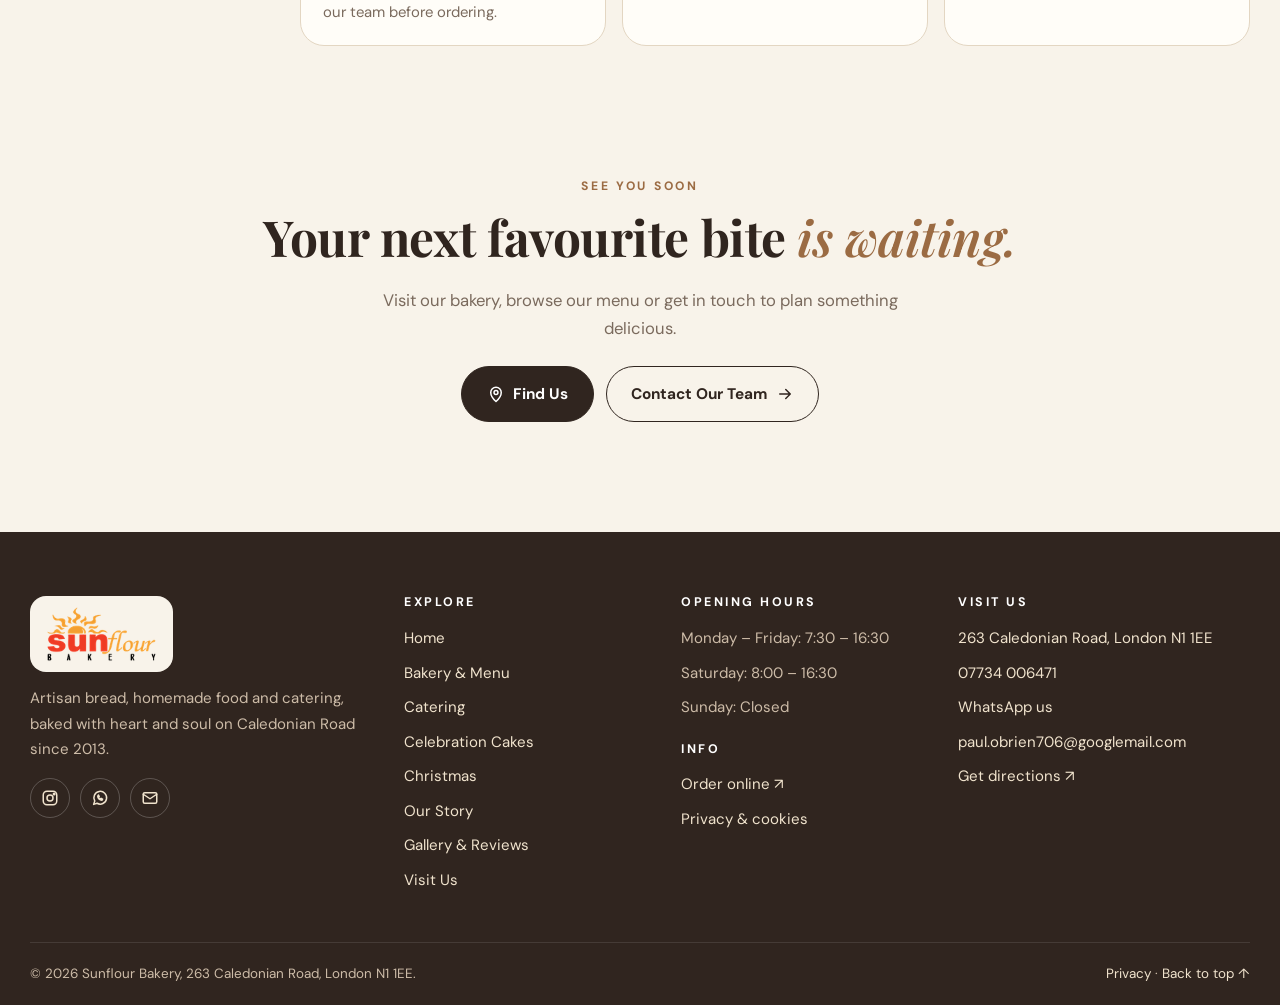
<file: sunflour-bakery-WEBSITE/bakery.html>
<!doctype html>
<html lang="en-GB" class="no-js">
<head>
<meta charset="utf-8">
<meta name="viewport" content="width=device-width, initial-scale=1, viewport-fit=cover">
<title>Fresh Artisan Bread &amp; Bakery Products in London | Sunflour Bakery</title>
<meta name="description" content="Sourdough, Irish soda bread, multiseed, German rye, challa, baguettes and more, baked fresh daily at Sunflour Bakery, Caledonian Road, North London. Plus pastries, soups and lunches.">
<link rel="canonical" href="https://www.sunflourbakeryuk.com/bakery.html">
<meta name="theme-color" content="#30251f">
<meta property="og:type" content="website">
<meta property="og:site_name" content="Sunflour Bakery">
<meta property="og:title" content="Fresh Artisan Bread &amp; Bakery Products in London | Sunflour Bakery">
<meta property="og:description" content="Sourdough, Irish soda bread, multiseed, German rye, challa, baguettes and more, baked fresh daily at Sunflour Bakery, Caledonian Road, North London. Plus pastries, soups and lunches.">
<meta property="og:url" content="https://www.sunflourbakeryuk.com/bakery.html">
<meta property="og:image" content="https://www.sunflourbakeryuk.com/og-image.jpg">
<meta property="og:locale" content="en_GB">
<meta name="twitter:card" content="summary_large_image">
<link rel="icon" href="favicon.png" type="image/png">
<link rel="manifest" href="site.webmanifest">
<link rel="preconnect" href="https://fonts.googleapis.com">
<link rel="preconnect" href="https://fonts.gstatic.com" crossorigin>
<link href="https://fonts.googleapis.com/css2?family=Playfair+Display:ital,wght@0,600;0,700;0,800;1,600&family=DM+Sans:wght@400;500;700&display=swap" rel="stylesheet">
<link rel="stylesheet" href="styles.css">
<script type="application/ld+json">{"@context": "https://schema.org", "@type": "Bakery", "name": "Sunflour Bakery", "url": "https://www.sunflourbakeryuk.com", "telephone": "+447734006471", "email": "paul.obrien706@googlemail.com", "image": "https://www.sunflourbakeryuk.com/og-image.jpg", "servesCuisine": ["Bakery", "Cafe", "Catering"], "foundingDate": "2013", "founder": [{"@type": "Person", "name": "Paul O'Brien"}, {"@type": "Person", "name": "Gabriela Cristea"}], "address": {"@type": "PostalAddress", "streetAddress": "263 Caledonian Road", "addressLocality": "London", "postalCode": "N1 1EE", "addressCountry": "GB"}, "openingHoursSpecification": [{"@type": "OpeningHoursSpecification", "dayOfWeek": ["Monday", "Tuesday", "Wednesday", "Thursday", "Friday"], "opens": "07:30", "closes": "16:30"}, {"@type": "OpeningHoursSpecification", "dayOfWeek": "Saturday", "opens": "08:00", "closes": "16:30"}], "hasMap": "https://www.google.com/maps/search/?api=1&query=Sunflour%20Bakery%2C%20263%20Caledonian%20Road%2C%20London%20N1%201EE", "sameAs": ["https://www.instagram.com/sunflourbakern1/"], "potentialAction": {"@type": "OrderAction", "target": "https://sunflour-bakery.square.site/"}}</script>
<script defer src="site-config.js"></script>
<script defer src="main.js"></script>
<script defer src="chatbot.js"></script>
</head>
<body>
<a class="skip" href="#main">Skip to content</a>
<div class="announce">🎄 Christmas pre-orders are opening, <a href="christmas.html">see the festive collection</a> · Catering for up to 200 guests</div>
<header class="hdr">
  <div class="wrap hdr-in">
    <a class="logo" href="index.html" aria-label="Sunflour Bakery home"><img class="wordmark" src="sunflour-logo.png" alt="Sunflour Bakery" width="159" height="80"></a>
    <nav class="nav" id="nav" aria-label="Main"><ul><li><a href="index.html">Home</a></li><li><a href="bakery.html" aria-current="page">Bakery & Menu</a></li><li><a href="catering.html">Catering</a></li><li><a href="cakes.html">Celebration Cakes</a></li><li><a href="christmas.html" class=nav-xmas>Christmas</a></li><li><a href="story.html">Our Story</a></li><li><a href="gallery.html">Gallery & Reviews</a></li><li><a href="contact.html">Visit Us</a></li>
      <li class="m-only"><a class="btn btn-block" href="https://sunflour-bakery.square.site/" target="_blank" rel="noopener"><svg viewBox="0 0 24 24" fill="none" stroke="currentColor" stroke-width="2" stroke-linecap="round" stroke-linejoin="round" aria-hidden="true"><path d="M6 7h12l1 14H5z"/><path d="M9 7a3 3 0 0 1 6 0"/></svg> Order Online</a></li>
      <li class="m-only"><a href="tel:+447734006471"><svg viewBox="0 0 24 24" fill="none" stroke="currentColor" stroke-width="2" stroke-linecap="round" stroke-linejoin="round" aria-hidden="true"><path d="M22 16.9v3a2 2 0 0 1-2.2 2 19.8 19.8 0 0 1-8.6-3.1 19.5 19.5 0 0 1-6-6A19.8 19.8 0 0 1 2.1 4.2 2 2 0 0 1 4.1 2h3a2 2 0 0 1 2 1.7c.1.9.4 1.8.7 2.7a2 2 0 0 1-.5 2.1L8 9.8a16 16 0 0 0 6 6l1.3-1.3a2 2 0 0 1 2.1-.4c.9.3 1.8.6 2.7.7a2 2 0 0 1 1.7 2z"/></svg> 07734 006471</a></li></ul></nav>
    <div class="hdr-cta">
      <a class="btn btn-line btn-sm" href="catering.html#quote">Catering Quote</a>
      <a class="btn btn-sm" href="https://sunflour-bakery.square.site/" target="_blank" rel="noopener"><svg viewBox="0 0 24 24" fill="none" stroke="currentColor" stroke-width="2" stroke-linecap="round" stroke-linejoin="round" aria-hidden="true"><path d="M6 7h12l1 14H5z"/><path d="M9 7a3 3 0 0 1 6 0"/></svg> Order Online</a>
      <button class="burger" aria-label="Open menu" aria-expanded="false" aria-controls="nav"><span></span><span></span><span></span></button>
    </div>
  </div>
</header>
<main id="main">
<section class="phero"><div class="wrap phero-in">
  <div class="load"><div class="crumbs"><a href="index.html">Home</a> / Bakery &amp; Menu</div><h1>Fresh artisan bread, <em>baked on site</em></h1><p class="lead">Twelve artisan breads, fresh pastries, homemade soups and lunches, all made in our bakery on Caledonian Road.</p><div class="btn-row"><a class="btn" href="https://sunflour-bakery.square.site/" target="_blank" rel="noopener"><svg viewBox="0 0 24 24" fill="none" stroke="currentColor" stroke-width="2" stroke-linecap="round" stroke-linejoin="round" aria-hidden="true"><path d="M6 7h12l1 14H5z"/><path d="M9 7a3 3 0 0 1 6 0"/></svg> Order Online</a><a class="btn btn-line" href="#menu">Browse the menu</a></div></div>
  <div class="pic load"><img src="loaves-rack.webp" alt="" width="1400" height="1000"></div>
</div></section>
<section class="sec" id="menu" style="padding-top:40px">
  <div class="wrap shop">
    <aside class="side rv">
      <h3>Categories</h3>
      <ul><li><button data-cat-btn="all" class="on" aria-pressed="true">Everything<span>24</span></button></li><li><button data-cat-btn="bread" aria-pressed="false">Artisan Bread<span>12</span></button></li><li><button data-cat-btn="pastries" aria-pressed="false">Pastries & Sweet<span>4</span></button></li><li><button data-cat-btn="savoury" aria-pressed="false">Savoury & Soups<span>4</span></button></li><li><button data-cat-btn="cafe" aria-pressed="false">Café & Lunch<span>4</span></button></li></ul>
      <p class="note">Prices and today’s availability: in store, on our <a href="https://sunflour-bakery.square.site/" target="_blank" rel="noopener">online shop</a> or call 07734 006471.</p>
    </aside>
    <div>
      <div class="chips-m"><button data-cat-btn="all" class="on">Everything</button><button data-cat-btn="bread" aria-pressed="false">Artisan Bread</button><button data-cat-btn="pastries" aria-pressed="false">Pastries & Sweet</button><button data-cat-btn="savoury" aria-pressed="false">Savoury & Soups</button><button data-cat-btn="cafe" aria-pressed="false">Café & Lunch</button></div>
      <div class="shop-top"><p id="count">Showing 24 items</p><label class="search"><span class="sr-only">Search the menu</span><svg viewBox="0 0 24 24" fill="none" stroke="currentColor" stroke-width="2" stroke-linecap="round" stroke-linejoin="round" aria-hidden="true"><circle cx="11" cy="11" r="7"/><path d="m20 20-3.5-3.5"/></svg><input id="menu-search" type="search" placeholder="Search breads, pastries…"></label></div>
      <div class="products"><article class="pcard rv" data-cat="bread"><div class="ph"><img src="sourdough.webp" alt="Sourdough" loading="lazy"><div class=tags><span class="tag gold">Signature</span></div></div><div class="bd"><h3>Sourdough</h3><p>Long-fermented with white, wholemeal and rye flours and our rye sourdough starter, for a rustic loaf with a lovely sour flavour.</p><div class="meta"><svg width=13 height=13 style=vertical-align:-2px viewBox="0 0 24 24" fill="none" stroke="currentColor" stroke-width="2" stroke-linecap="round" stroke-linejoin="round" aria-hidden="true"><circle cx="12" cy="12" r="9"/><path d="M12 7v5l3 2"/></svg> Baked daily</div><a class="ask" href="https://sunflour-bakery.square.site/" target="_blank" rel="noopener">Order online <svg viewBox="0 0 24 24" fill="none" stroke="currentColor" stroke-width="2" stroke-linecap="round" stroke-linejoin="round" aria-hidden="true"><path d="M6 7h12l1 14H5z"/><path d="M9 7a3 3 0 0 1 6 0"/></svg></a></div></article><article class="pcard rv" data-cat="bread"><div class="ph"><img src="irish-soda.webp" alt="Irish Soda Bread" loading="lazy"><div class=tags><span class="tag gold">Signature</span></div></div><div class="bd"><h3>Irish Soda Bread</h3><p>Ireland’s most famous bread, made with white, wholemeal and rye flours, buttermilk, baking soda and salt.</p><div class="meta"><svg width=13 height=13 style=vertical-align:-2px viewBox="0 0 24 24" fill="none" stroke="currentColor" stroke-width="2" stroke-linecap="round" stroke-linejoin="round" aria-hidden="true"><circle cx="12" cy="12" r="9"/><path d="M12 7v5l3 2"/></svg> Baked daily</div><a class="ask" href="https://sunflour-bakery.square.site/" target="_blank" rel="noopener">Order online <svg viewBox="0 0 24 24" fill="none" stroke="currentColor" stroke-width="2" stroke-linecap="round" stroke-linejoin="round" aria-hidden="true"><path d="M6 7h12l1 14H5z"/><path d="M9 7a3 3 0 0 1 6 0"/></svg></a></div></article><article class="pcard rv" data-cat="bread"><div class="ph"><img src="french-baguette.webp" alt="French Baguette" loading="lazy"></div><div class="bd"><h3>French Baguette</h3><p>A traditional crusty French loaf made with unbleached flours.</p><div class="meta"><svg width=13 height=13 style=vertical-align:-2px viewBox="0 0 24 24" fill="none" stroke="currentColor" stroke-width="2" stroke-linecap="round" stroke-linejoin="round" aria-hidden="true"><circle cx="12" cy="12" r="9"/><path d="M12 7v5l3 2"/></svg> Baked daily</div><a class="ask" href="https://sunflour-bakery.square.site/" target="_blank" rel="noopener">Order online <svg viewBox="0 0 24 24" fill="none" stroke="currentColor" stroke-width="2" stroke-linecap="round" stroke-linejoin="round" aria-hidden="true"><path d="M6 7h12l1 14H5z"/><path d="M9 7a3 3 0 0 1 6 0"/></svg></a></div></article><article class="pcard rv" data-cat="bread"><div class="ph"><img src="multiseed.webp" alt="Multiseed" loading="lazy"></div><div class="bd"><h3>Multiseed</h3><p>Wheat with malted grain, mixed with poppy, pumpkin, sunflower and linseed.</p><div class="meta"><svg width=13 height=13 style=vertical-align:-2px viewBox="0 0 24 24" fill="none" stroke="currentColor" stroke-width="2" stroke-linecap="round" stroke-linejoin="round" aria-hidden="true"><circle cx="12" cy="12" r="9"/><path d="M12 7v5l3 2"/></svg> Baked daily</div><a class="ask" href="https://sunflour-bakery.square.site/" target="_blank" rel="noopener">Order online <svg viewBox="0 0 24 24" fill="none" stroke="currentColor" stroke-width="2" stroke-linecap="round" stroke-linejoin="round" aria-hidden="true"><path d="M6 7h12l1 14H5z"/><path d="M9 7a3 3 0 0 1 6 0"/></svg></a></div></article><article class="pcard rv" data-cat="bread"><div class="ph"><img src="white-bloomer.webp" alt="White Bloomer" loading="lazy"></div><div class="bd"><h3>White Bloomer</h3><p>A classic British loaf developed during the war, with 7 cuts allowing a slice each day.</p><div class="meta"><svg width=13 height=13 style=vertical-align:-2px viewBox="0 0 24 24" fill="none" stroke="currentColor" stroke-width="2" stroke-linecap="round" stroke-linejoin="round" aria-hidden="true"><circle cx="12" cy="12" r="9"/><path d="M12 7v5l3 2"/></svg> Baked daily</div><a class="ask" href="https://sunflour-bakery.square.site/" target="_blank" rel="noopener">Order online <svg viewBox="0 0 24 24" fill="none" stroke="currentColor" stroke-width="2" stroke-linecap="round" stroke-linejoin="round" aria-hidden="true"><path d="M6 7h12l1 14H5z"/><path d="M9 7a3 3 0 0 1 6 0"/></svg></a></div></article><article class="pcard rv" data-cat="bread"><div class="ph"><img src="malted-grain.webp" alt="Malted Grain" loading="lazy"></div><div class="bd"><h3>Malted Grain</h3><p>A blend of wheat and malted flakes, combined with a variety of seeds and grains.</p><div class="meta"><svg width=13 height=13 style=vertical-align:-2px viewBox="0 0 24 24" fill="none" stroke="currentColor" stroke-width="2" stroke-linecap="round" stroke-linejoin="round" aria-hidden="true"><circle cx="12" cy="12" r="9"/><path d="M12 7v5l3 2"/></svg> Baked daily</div><a class="ask" href="https://sunflour-bakery.square.site/" target="_blank" rel="noopener">Order online <svg viewBox="0 0 24 24" fill="none" stroke="currentColor" stroke-width="2" stroke-linecap="round" stroke-linejoin="round" aria-hidden="true"><path d="M6 7h12l1 14H5z"/><path d="M9 7a3 3 0 0 1 6 0"/></svg></a></div></article><article class="pcard rv" data-cat="bread"><div class="ph"><img src="wholemeal.webp" alt="Wholemeal" loading="lazy"></div><div class="bd"><h3>Wholemeal</h3><p>A light wholemeal loaf with a soft crumb, great for sandwiches or toasting.</p><div class="meta"><svg width=13 height=13 style=vertical-align:-2px viewBox="0 0 24 24" fill="none" stroke="currentColor" stroke-width="2" stroke-linecap="round" stroke-linejoin="round" aria-hidden="true"><circle cx="12" cy="12" r="9"/><path d="M12 7v5l3 2"/></svg> Baked daily</div><a class="ask" href="https://sunflour-bakery.square.site/" target="_blank" rel="noopener">Order online <svg viewBox="0 0 24 24" fill="none" stroke="currentColor" stroke-width="2" stroke-linecap="round" stroke-linejoin="round" aria-hidden="true"><path d="M6 7h12l1 14H5z"/><path d="M9 7a3 3 0 0 1 6 0"/></svg></a></div></article><article class="pcard rv" data-cat="bread"><div class="ph"><img src="white-tin.webp" alt="White Tin" loading="lazy"></div><div class="bd"><h3>White Tin</h3><p>A traditional loaf with a crusty top, excellent for sandwiches or toast.</p><div class="meta"><svg width=13 height=13 style=vertical-align:-2px viewBox="0 0 24 24" fill="none" stroke="currentColor" stroke-width="2" stroke-linecap="round" stroke-linejoin="round" aria-hidden="true"><circle cx="12" cy="12" r="9"/><path d="M12 7v5l3 2"/></svg> Baked daily</div><a class="ask" href="https://sunflour-bakery.square.site/" target="_blank" rel="noopener">Order online <svg viewBox="0 0 24 24" fill="none" stroke="currentColor" stroke-width="2" stroke-linecap="round" stroke-linejoin="round" aria-hidden="true"><path d="M6 7h12l1 14H5z"/><path d="M9 7a3 3 0 0 1 6 0"/></svg></a></div></article><article class="pcard rv" data-cat="bread"><div class="ph"><img src="chia-bread.webp" alt="Chia Bread" loading="lazy"></div><div class="bd"><h3>Chia Bread</h3><p>Wheat flour with chia seeds, high in fibre and Omega 3. “Chia” is Aztec for “what makes you strong”.</p><div class="meta"><svg width=13 height=13 style=vertical-align:-2px viewBox="0 0 24 24" fill="none" stroke="currentColor" stroke-width="2" stroke-linecap="round" stroke-linejoin="round" aria-hidden="true"><circle cx="12" cy="12" r="9"/><path d="M12 7v5l3 2"/></svg> Baked daily</div><a class="ask" href="https://sunflour-bakery.square.site/" target="_blank" rel="noopener">Order online <svg viewBox="0 0 24 24" fill="none" stroke="currentColor" stroke-width="2" stroke-linecap="round" stroke-linejoin="round" aria-hidden="true"><path d="M6 7h12l1 14H5z"/><path d="M9 7a3 3 0 0 1 6 0"/></svg></a></div></article><article class="pcard rv" data-cat="bread"><div class="ph"><img src="german-rye.webp" alt="100% German Rye" loading="lazy"><div class=tags><span class="tag green">Wheat free</span></div></div><div class="bd"><h3>100% German Rye</h3><p>A dense, wheat-free sourdough made with a blend of dark and light rye flours. Contains gluten.</p><div class="meta"><svg width=13 height=13 style=vertical-align:-2px viewBox="0 0 24 24" fill="none" stroke="currentColor" stroke-width="2" stroke-linecap="round" stroke-linejoin="round" aria-hidden="true"><circle cx="12" cy="12" r="9"/><path d="M12 7v5l3 2"/></svg> Baked daily</div><a class="ask" href="https://sunflour-bakery.square.site/" target="_blank" rel="noopener">Order online <svg viewBox="0 0 24 24" fill="none" stroke="currentColor" stroke-width="2" stroke-linecap="round" stroke-linejoin="round" aria-hidden="true"><path d="M6 7h12l1 14H5z"/><path d="M9 7a3 3 0 0 1 6 0"/></svg></a></div></article><article class="pcard rv" data-cat="bread"><div class="ph"><img src="barmbrack.webp" alt="Barmbrack" loading="lazy"></div><div class="bd"><h3>Barmbrack</h3><p>Irish tea bread sweetened with dried fruit, brown sugar and mixed spice.</p><div class="meta"><svg width=13 height=13 style=vertical-align:-2px viewBox="0 0 24 24" fill="none" stroke="currentColor" stroke-width="2" stroke-linecap="round" stroke-linejoin="round" aria-hidden="true"><circle cx="12" cy="12" r="9"/><path d="M12 7v5l3 2"/></svg> Baked daily</div><a class="ask" href="https://sunflour-bakery.square.site/" target="_blank" rel="noopener">Order online <svg viewBox="0 0 24 24" fill="none" stroke="currentColor" stroke-width="2" stroke-linecap="round" stroke-linejoin="round" aria-hidden="true"><path d="M6 7h12l1 14H5z"/><path d="M9 7a3 3 0 0 1 6 0"/></svg></a></div></article><article class="pcard rv" data-cat="bread"><div class="ph"><img src="challa.webp" alt="Challa" loading="lazy"><div class=tags><span class="tag">Fridays & Saturdays</span></div></div><div class="bd"><h3>Challa</h3><p>Traditional plaited Jewish bread, slightly sweet, with an egg-washed crust.</p><div class="meta"><svg width=13 height=13 style=vertical-align:-2px viewBox="0 0 24 24" fill="none" stroke="currentColor" stroke-width="2" stroke-linecap="round" stroke-linejoin="round" aria-hidden="true"><circle cx="12" cy="12" r="9"/><path d="M12 7v5l3 2"/></svg> Fridays & Saturdays</div><a class="ask" href="https://sunflour-bakery.square.site/" target="_blank" rel="noopener">Order online <svg viewBox="0 0 24 24" fill="none" stroke="currentColor" stroke-width="2" stroke-linecap="round" stroke-linejoin="round" aria-hidden="true"><path d="M6 7h12l1 14H5z"/><path d="M9 7a3 3 0 0 1 6 0"/></svg></a></div></article><article class="pcard rv" data-cat="pastries"><div class="ph"><img src="croissant-basket.webp" alt="Croissants &amp; Pastries" loading="lazy"></div><div class="bd"><h3>Croissants & Pastries</h3><p>Plain croissant, pain au chocolat, pain au raisin and luxury almond croissant.</p><div class="meta">Made fresh on site</div><a class="ask" href="contact.html?item=Croissants &amp; Pastries#enquiry">Ask about this <svg viewBox="0 0 24 24" fill="none" stroke="currentColor" stroke-width="2" stroke-linecap="round" stroke-linejoin="round" aria-hidden="true"><path d="M5 12h14M13 6l6 6-6 6"/></svg></a></div></article><article class="pcard rv" data-cat="pastries"><div class="ph"><img src="danish-pastries.webp" alt="Danish Pastries" loading="lazy"></div><div class="bd"><h3>Danish Pastries</h3><p>Freshly baked Danish pastries, perfect with a coffee.</p><div class="meta">Made fresh on site</div><a class="ask" href="contact.html?item=Danish Pastries#enquiry">Ask about this <svg viewBox="0 0 24 24" fill="none" stroke="currentColor" stroke-width="2" stroke-linecap="round" stroke-linejoin="round" aria-hidden="true"><path d="M5 12h14M13 6l6 6-6 6"/></svg></a></div></article><article class="pcard rv" data-cat="pastries"><div class="ph"><img src="turnovers.webp" alt="Fruit Turnovers" loading="lazy"></div><div class="bd"><h3>Fruit Turnovers</h3><p>Flaky pastry turnovers, baked on site.</p><div class="meta">Made fresh on site</div><a class="ask" href="contact.html?item=Fruit Turnovers#enquiry">Ask about this <svg viewBox="0 0 24 24" fill="none" stroke="currentColor" stroke-width="2" stroke-linecap="round" stroke-linejoin="round" aria-hidden="true"><path d="M5 12h14M13 6l6 6-6 6"/></svg></a></div></article><article class="pcard rv" data-cat="pastries"><div class="ph"><img src="cookies-tray.webp" alt="Cookies" loading="lazy"></div><div class="bd"><h3>Cookies</h3><p>Big, chewy cookies, plus classic cakes and doughnuts on the counter.</p><div class="meta">Made fresh on site</div><a class="ask" href="contact.html?item=Cookies#enquiry">Ask about this <svg viewBox="0 0 24 24" fill="none" stroke="currentColor" stroke-width="2" stroke-linecap="round" stroke-linejoin="round" aria-hidden="true"><path d="M5 12h14M13 6l6 6-6 6"/></svg></a></div></article><article class="pcard rv" data-cat="savoury"><div class="ph"><img src="sausage-rolls.webp" alt="Sausage Rolls (meat or vegan)" loading="lazy"></div><div class="bd"><h3>Sausage Rolls (meat or vegan)</h3><p>Our customers’ favourite, made by hand, with a vegan option.</p><div class="meta">Made fresh on site</div><a class="ask" href="contact.html?item=Sausage Rolls (meat or vegan)#enquiry">Ask about this <svg viewBox="0 0 24 24" fill="none" stroke="currentColor" stroke-width="2" stroke-linecap="round" stroke-linejoin="round" aria-hidden="true"><path d="M5 12h14M13 6l6 6-6 6"/></svg></a></div></article><article class="pcard rv" data-cat="savoury"><div class="ph"><img src="savoury-pastries.webp" alt="Savoury Slices &amp; Pies" loading="lazy"></div><div class="bd"><h3>Savoury Slices & Pies</h3><p>Spinach & feta, cheese & onion, chicken & mushroom, steak slice and Cornish pasty.</p><div class="meta">Made fresh on site</div><a class="ask" href="contact.html?item=Savoury Slices &amp; Pies#enquiry">Ask about this <svg viewBox="0 0 24 24" fill="none" stroke="currentColor" stroke-width="2" stroke-linecap="round" stroke-linejoin="round" aria-hidden="true"><path d="M5 12h14M13 6l6 6-6 6"/></svg></a></div></article><article class="pcard rv" data-cat="savoury"><div class="ph"><img src="quiche-tray.webp" alt="Homemade Quiche" loading="lazy"></div><div class="bd"><h3>Homemade Quiche</h3><p>Goat’s cheese with roasted vegetables, or chorizo with broccoli.</p><div class="meta">Made fresh on site</div><a class="ask" href="contact.html?item=Homemade Quiche#enquiry">Ask about this <svg viewBox="0 0 24 24" fill="none" stroke="currentColor" stroke-width="2" stroke-linecap="round" stroke-linejoin="round" aria-hidden="true"><path d="M5 12h14M13 6l6 6-6 6"/></svg></a></div></article><article class="pcard rv" data-cat="savoury"><div class="ph"><img src="soup-of-the-day.webp" alt="Soup of the Day" loading="lazy"></div><div class="bd"><h3>Soup of the Day</h3><p>Two homemade vegetarian soups daily, served with artisan bread.</p><div class="meta">Made fresh on site</div><a class="ask" href="contact.html?item=Soup of the Day#enquiry">Ask about this <svg viewBox="0 0 24 24" fill="none" stroke="currentColor" stroke-width="2" stroke-linecap="round" stroke-linejoin="round" aria-hidden="true"><path d="M5 12h14M13 6l6 6-6 6"/></svg></a></div></article><article class="pcard rv" data-cat="cafe"><div class="ph"><img src="salt-beef-roll.webp" alt="Salt Beef Roll" loading="lazy"></div><div class="bd"><h3>Salt Beef Roll</h3><p>Salt beef on our own bread. Meat sourced from Smithfield Market.</p><div class="meta">Made fresh on site</div><a class="ask" href="contact.html?item=Salt Beef Roll#enquiry">Ask about this <svg viewBox="0 0 24 24" fill="none" stroke="currentColor" stroke-width="2" stroke-linecap="round" stroke-linejoin="round" aria-hidden="true"><path d="M5 12h14M13 6l6 6-6 6"/></svg></a></div></article><article class="pcard rv" data-cat="cafe"><div class="ph"><img src="roast-pork-roll.webp" alt="Roast Pork Roll" loading="lazy"></div><div class="bd"><h3>Roast Pork Roll</h3><p>Roast pork in a freshly baked roll.</p><div class="meta">Made fresh on site</div><a class="ask" href="contact.html?item=Roast Pork Roll#enquiry">Ask about this <svg viewBox="0 0 24 24" fill="none" stroke="currentColor" stroke-width="2" stroke-linecap="round" stroke-linejoin="round" aria-hidden="true"><path d="M5 12h14M13 6l6 6-6 6"/></svg></a></div></article><article class="pcard rv" data-cat="cafe"><div class="ph"><img src="breakfast-pastries.webp" alt="Breakfast &amp; Coffee" loading="lazy"></div><div class="bd"><h3>Breakfast & Coffee</h3><p>Kimbo coffee, teas, fresh orange juice, pastries and yogurt pots.</p><div class="meta">Made fresh on site</div><a class="ask" href="contact.html?item=Breakfast &amp; Coffee#enquiry">Ask about this <svg viewBox="0 0 24 24" fill="none" stroke="currentColor" stroke-width="2" stroke-linecap="round" stroke-linejoin="round" aria-hidden="true"><path d="M5 12h14M13 6l6 6-6 6"/></svg></a></div></article><article class="pcard rv" data-cat="cafe"><div class="ph"><img src="salad-box.webp" alt="Fresh Salads" loading="lazy"></div><div class="bd"><h3>Fresh Salads</h3><p>Mixed and roasted vegetable salads, made fresh.</p><div class="meta">Made fresh on site</div><a class="ask" href="contact.html?item=Fresh Salads#enquiry">Ask about this <svg viewBox="0 0 24 24" fill="none" stroke="currentColor" stroke-width="2" stroke-linecap="round" stroke-linejoin="round" aria-hidden="true"><path d="M5 12h14M13 6l6 6-6 6"/></svg></a></div></article></div>
      <p class="empty">No items match your search. Try another word, or <a href="contact.html">ask us</a>.</p>
      <div class="info-strip">
        <div><b>🌾 Dietary &amp; allergens</b><p>Our 100% German Rye is wheat free, but rye contains gluten, so it isn’t suitable for coeliacs. We offer vegetarian and vegan options. Our kitchen handles wheat, gluten, nuts, eggs, dairy and seeds, so please ask our team before ordering.</p></div>
        <div><b>📅 Availability</b><p>Bread is baked fresh every day. Challa is available on Fridays and Saturdays. Popular loaves sell out, so order ahead online.</p></div>
        <div><b>☕ The café</b><p>Takeaway coffee with Kimbo beans, teas, freshly squeezed orange juice, breakfasts, omelettes made to order and daily specials.</p></div>
      </div>
    </div>
  </div>
</section>
<section class="sec final" style="padding-top:20px"><div class="wrap rv">
  <span class="eyebrow">See you soon</span><h2>Your next favourite bite <em>is waiting.</em></h2>
  <p style="color:var(--muted);max-width:560px;margin:0 auto">Visit our bakery, browse our menu or get in touch to plan something delicious.</p>
  <div class="btn-row"><a class="btn" href="contact.html"><svg viewBox="0 0 24 24" fill="none" stroke="currentColor" stroke-width="2" stroke-linecap="round" stroke-linejoin="round" aria-hidden="true"><path d="M12 22s7-6.2 7-12a7 7 0 0 0-14 0c0 5.8 7 12 7 12z"/><circle cx="12" cy="10" r="2.6"/></svg> Find Us</a><a class="btn btn-line" href="contact.html#enquiry">Contact Our Team <svg class="arr" viewBox="0 0 24 24" fill="none" stroke="currentColor" stroke-width="2" stroke-linecap="round" stroke-linejoin="round" aria-hidden="true"><path d="M5 12h14M13 6l6 6-6 6"/></svg></a></div>
</div></section>
</main>
<footer class="foot">
  <div class="wrap foot-grid">
    <div>
      <a class="logo foot-logo" href="index.html"><img class="wordmark" src="sunflour-logo.png" alt="Sunflour Bakery" width="159" height="80"></a>
      <p>Artisan bread, homemade food and catering, baked with heart and soul on Caledonian Road since 2013.</p>
      <div class="socials"><a href="https://www.instagram.com/sunflourbakern1/" target="_blank" rel="noopener" aria-label="Sunflour Bakery on Instagram"><svg viewBox="0 0 24 24" fill="none" stroke="currentColor" stroke-width="2" stroke-linecap="round" stroke-linejoin="round" aria-hidden="true"><rect x="3" y="3" width="18" height="18" rx="5"/><circle cx="12" cy="12" r="4"/><circle cx="17.5" cy="6.5" r="1"/></svg></a><a href="https://wa.me/447734006471?text=Hi%20Sunflour%20Bakery!%20" target="_blank" rel="noopener" aria-label="WhatsApp Sunflour Bakery"><svg viewBox="0 0 24 24" fill="none" stroke="currentColor" stroke-width="2" stroke-linecap="round" stroke-linejoin="round" aria-hidden="true"><path d="M3.5 20.5 5 16a8.5 8.5 0 1 1 3 3z"/><path d="M9 9.5c0 3 2.5 5.5 5.5 5.5l1-1.5-2-1-1 1c-1-.5-2-1.5-2.5-2.5l1-1-1-2z"/></svg></a><a href="mailto:paul.obrien706@googlemail.com" aria-label="Email Sunflour Bakery"><svg viewBox="0 0 24 24" fill="none" stroke="currentColor" stroke-width="2" stroke-linecap="round" stroke-linejoin="round" aria-hidden="true"><rect x="3" y="5" width="18" height="14" rx="2"/><path d="m3 7 9 6 9-6"/></svg></a></div>
    </div>
    <div><h4>Explore</h4><ul><li><a href="index.html">Home</a></li><li><a href="bakery.html">Bakery & Menu</a></li><li><a href="catering.html">Catering</a></li><li><a href="cakes.html">Celebration Cakes</a></li><li><a href="christmas.html">Christmas</a></li><li><a href="story.html">Our Story</a></li><li><a href="gallery.html">Gallery & Reviews</a></li><li><a href="contact.html">Visit Us</a></li></ul></div>
    <div><h4>Opening hours</h4><ul><li>Monday – Friday: 7:30 – 16:30</li><li>Saturday: 8:00 – 16:30</li><li>Sunday: Closed</li></ul><h4 style="margin-top:22px">Info</h4><ul><li><a href="https://sunflour-bakery.square.site/" target="_blank" rel="noopener">Order online ↗</a></li><li><a href="privacy.html">Privacy &amp; cookies</a></li></ul></div>
    <div><h4>Visit us</h4><ul>
      <li><a href="https://www.google.com/maps/search/?api=1&query=Sunflour%20Bakery%2C%20263%20Caledonian%20Road%2C%20London%20N1%201EE" target="_blank" rel="noopener">263 Caledonian Road, London N1 1EE</a></li>
      <li><a href="tel:+447734006471">07734 006471</a></li>
      <li><a href="https://wa.me/447734006471?text=Hi%20Sunflour%20Bakery!%20" target="_blank" rel="noopener">WhatsApp us</a></li>
      <li><a href="mailto:paul.obrien706@googlemail.com">paul.obrien706@googlemail.com</a></li>
      <li><a href="https://www.google.com/maps/search/?api=1&query=Sunflour%20Bakery%2C%20263%20Caledonian%20Road%2C%20London%20N1%201EE" target="_blank" rel="noopener">Get directions ↗</a></li>
    </ul></div>
  </div>
  <div class="wrap foot-bottom"><span>© <span data-year>2026</span> Sunflour Bakery, 263 Caledonian Road, London N1 1EE.</span><span><a href="privacy.html">Privacy</a> · <a href="#main">Back to top ↑</a></span></div>
</footer>
<a class="wa-float" href="https://wa.me/447734006471?text=Hi%20Sunflour%20Bakery!%20I%20have%20a%20question%20about%20" target="_blank" rel="noopener" aria-label="Chat with Sunflour Bakery on WhatsApp"><svg viewBox="0 0 32 32" aria-hidden="true"><path fill="currentColor" d="M16 3C9 3 3.3 8.6 3.3 15.6c0 2.5.7 4.9 2 7L3 29l6.6-2.2c2 1.1 4.2 1.7 6.4 1.7 7 0 12.7-5.6 12.7-12.6S23 3 16 3zm0 23.1c-2 0-4-.6-5.7-1.6l-.4-.2-3.9 1.3 1.3-3.8-.3-.4a10.4 10.4 0 0 1-1.6-5.6C5.4 9.9 10.1 5.3 16 5.3s10.6 4.6 10.6 10.3S21.9 26.1 16 26.1zm5.8-7.7c-.3-.2-1.9-.9-2.2-1-.3-.1-.5-.2-.7.2l-1 1.2c-.2.2-.4.2-.7.1-.3-.2-1.3-.5-2.5-1.5-.9-.8-1.5-1.8-1.7-2.1-.2-.3 0-.5.1-.6l.5-.6.3-.5c.1-.2 0-.4 0-.6l-1-2.4c-.3-.6-.5-.5-.7-.5h-.6c-.2 0-.6.1-.9.4-.3.3-1.2 1.1-1.2 2.7s1.2 3.2 1.4 3.4c.2.2 2.4 3.6 5.7 5 .8.3 1.4.5 1.9.7.8.2 1.5.2 2.1.1.6-.1 1.9-.8 2.2-1.5.3-.7.3-1.4.2-1.5-.1-.1-.3-.2-.6-.3z"/></svg></a>
<div class="mbar"><a class="btn btn-line" href="tel:+447734006471"><svg viewBox="0 0 24 24" fill="none" stroke="currentColor" stroke-width="2" stroke-linecap="round" stroke-linejoin="round" aria-hidden="true"><path d="M22 16.9v3a2 2 0 0 1-2.2 2 19.8 19.8 0 0 1-8.6-3.1 19.5 19.5 0 0 1-6-6A19.8 19.8 0 0 1 2.1 4.2 2 2 0 0 1 4.1 2h3a2 2 0 0 1 2 1.7c.1.9.4 1.8.7 2.7a2 2 0 0 1-.5 2.1L8 9.8a16 16 0 0 0 6 6l1.3-1.3a2 2 0 0 1 2.1-.4c.9.3 1.8.6 2.7.7a2 2 0 0 1 1.7 2z"/></svg> Call</a><a class="btn" href="https://sunflour-bakery.square.site/" target="_blank" rel="noopener"><svg viewBox="0 0 24 24" fill="none" stroke="currentColor" stroke-width="2" stroke-linecap="round" stroke-linejoin="round" aria-hidden="true"><path d="M6 7h12l1 14H5z"/><path d="M9 7a3 3 0 0 1 6 0"/></svg> Order Online</a></div>
<div class="cookie" hidden><p>We don’t use tracking cookies. Embedded Google Maps and fonts may set their own. <a href="privacy.html">Learn more</a></p><button class="btn btn-sm" type="button">OK</button></div>
</body>
</html>
</file>
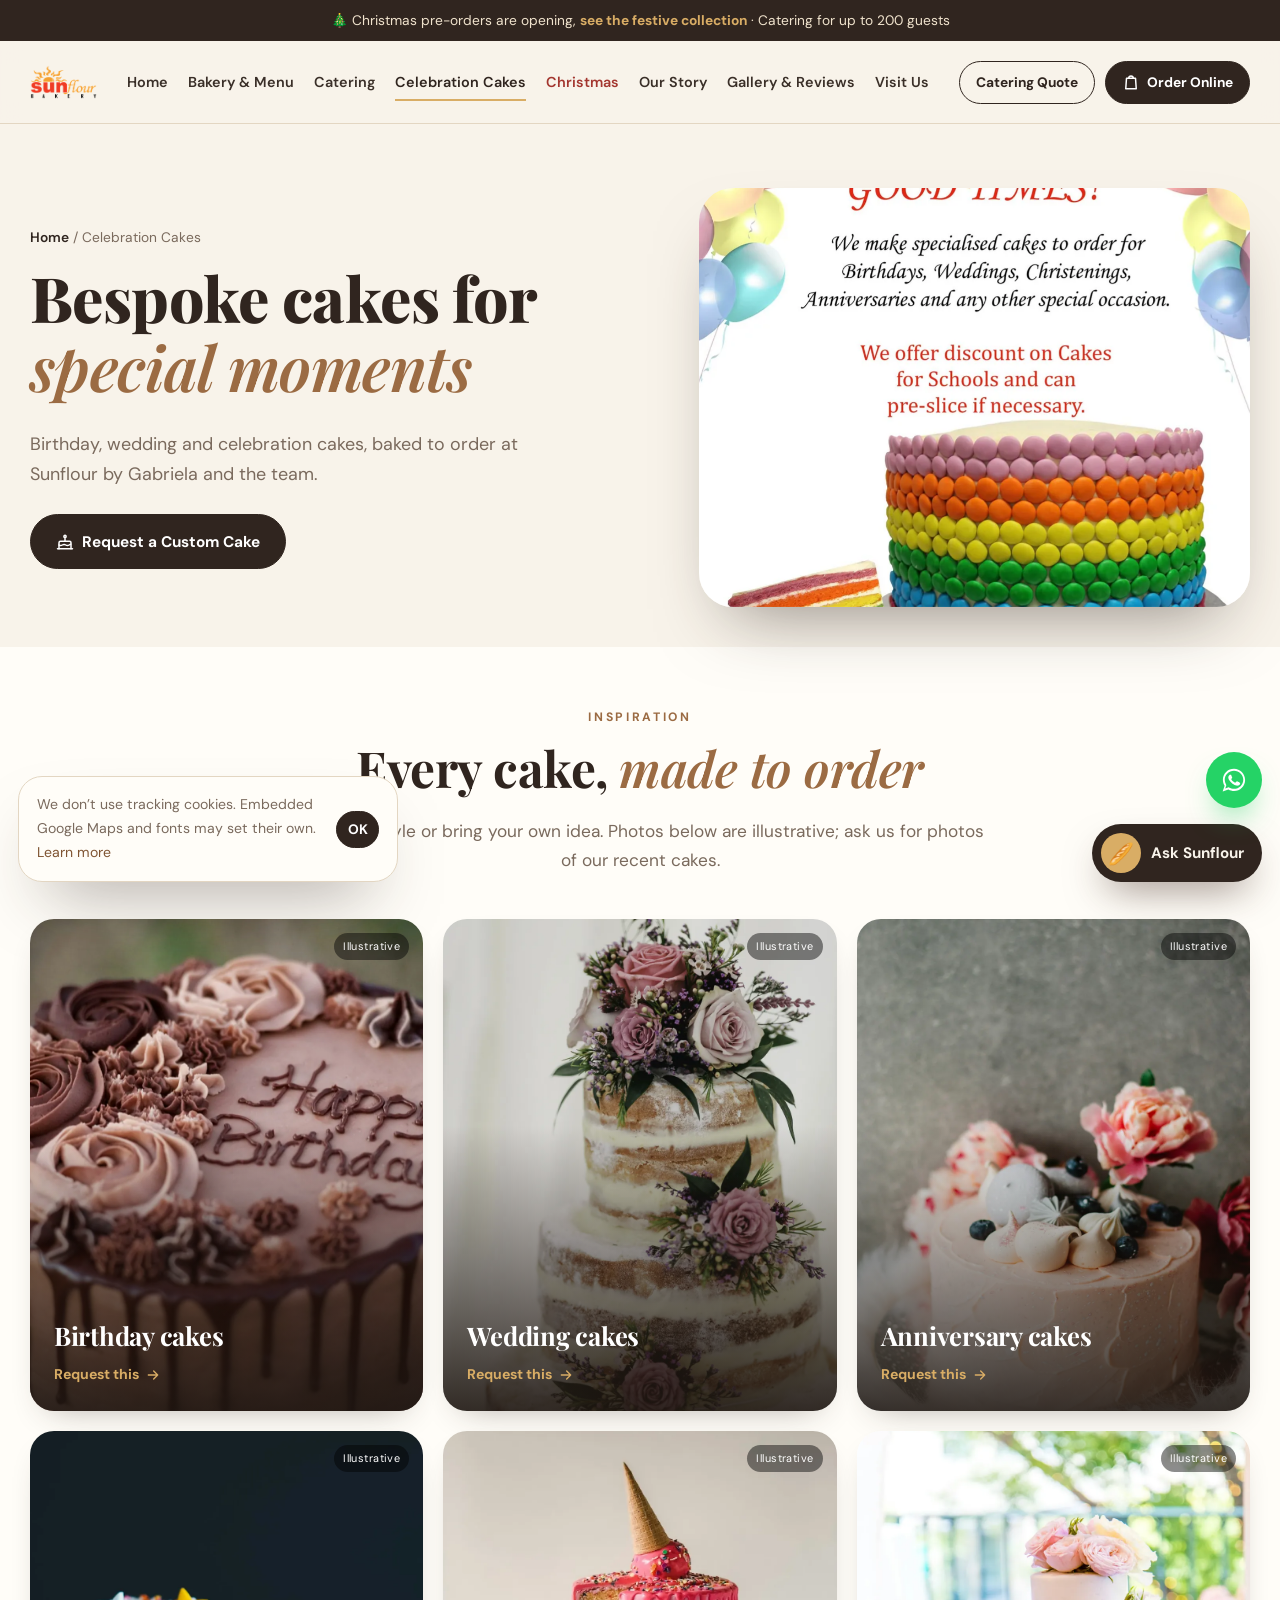
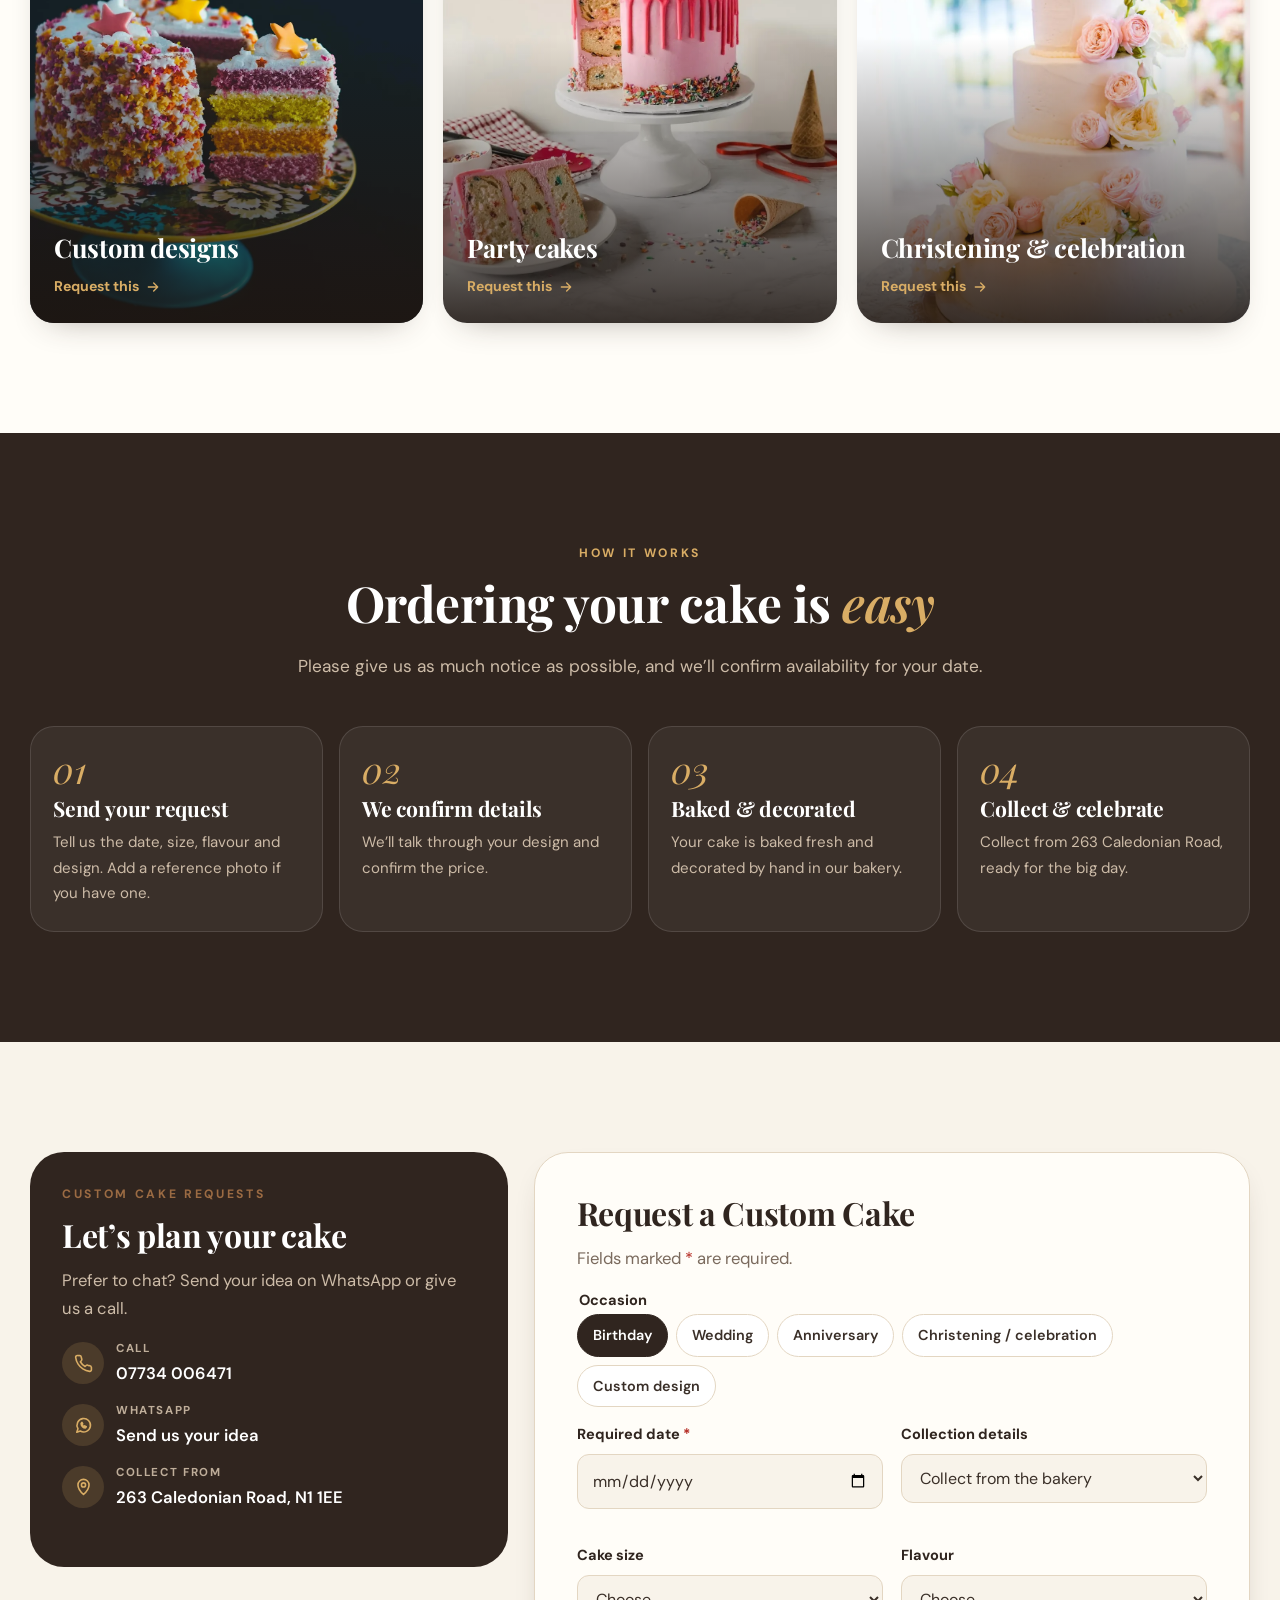
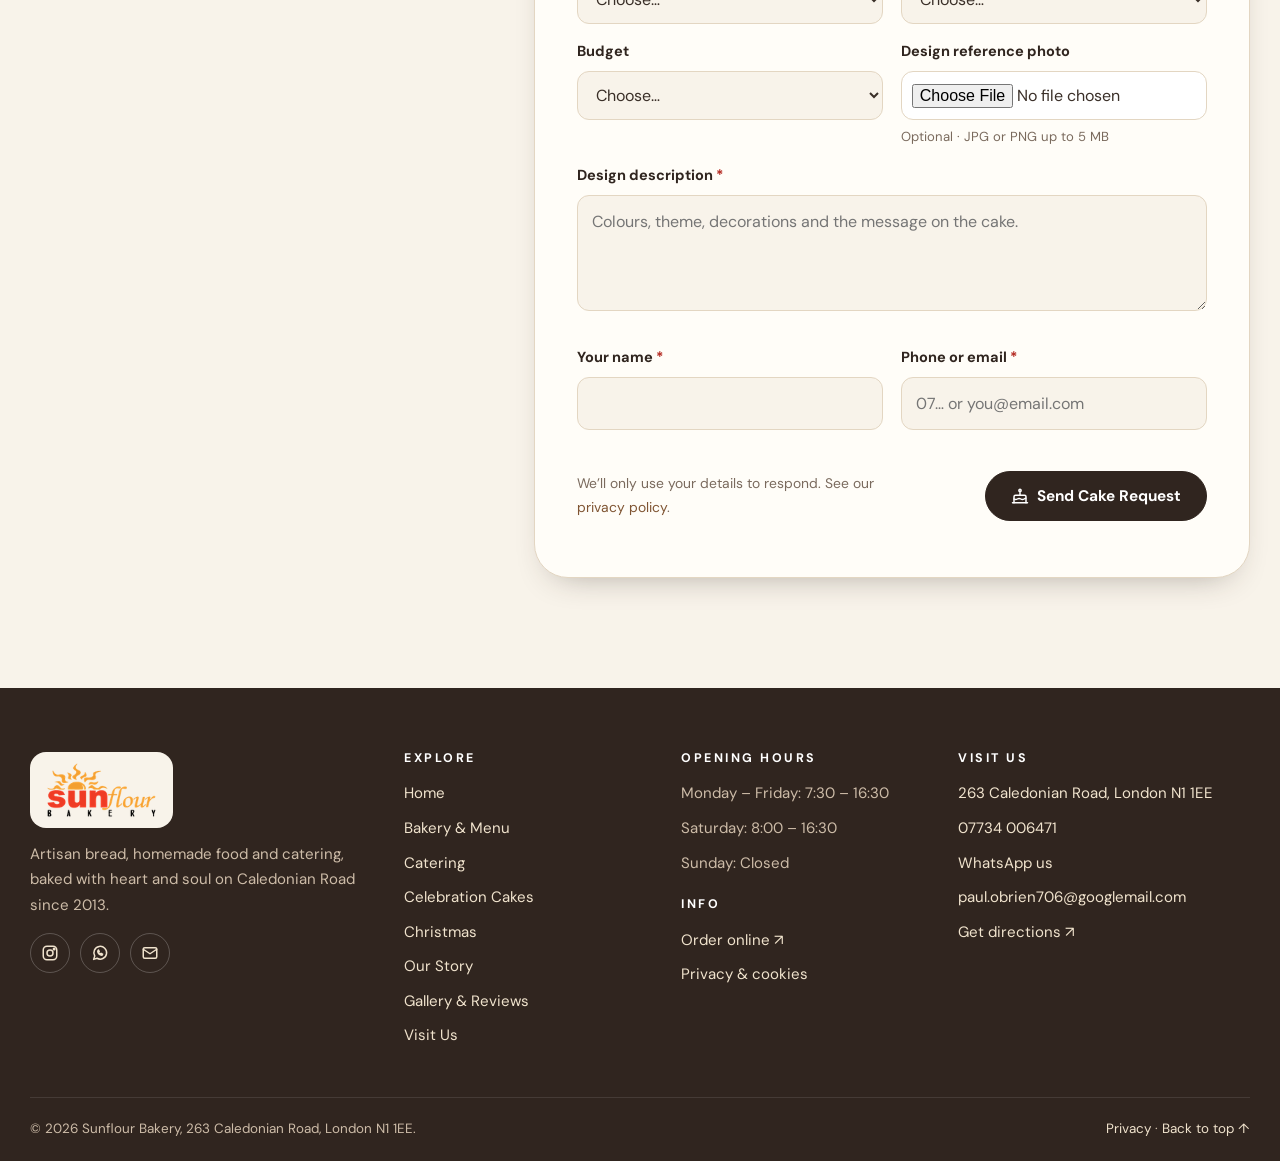
<file: sunflour-bakery-WEBSITE/cakes.html>
<!doctype html>
<html lang="en-GB" class="no-js">
<head>
<meta charset="utf-8">
<meta name="viewport" content="width=device-width, initial-scale=1, viewport-fit=cover">
<title>Bespoke Birthday &amp; Celebration Cakes London | Sunflour Bakery</title>
<meta name="description" content="Bespoke birthday, wedding and celebration cakes baked to order at Sunflour Bakery, Caledonian Road, North London. Request your custom cake online with a reference photo.">
<link rel="canonical" href="https://www.sunflourbakeryuk.com/cakes.html">
<meta name="theme-color" content="#30251f">
<meta property="og:type" content="website">
<meta property="og:site_name" content="Sunflour Bakery">
<meta property="og:title" content="Bespoke Birthday &amp; Celebration Cakes London | Sunflour Bakery">
<meta property="og:description" content="Bespoke birthday, wedding and celebration cakes baked to order at Sunflour Bakery, Caledonian Road, North London. Request your custom cake online with a reference photo.">
<meta property="og:url" content="https://www.sunflourbakeryuk.com/cakes.html">
<meta property="og:image" content="https://www.sunflourbakeryuk.com/og-image.jpg">
<meta property="og:locale" content="en_GB">
<meta name="twitter:card" content="summary_large_image">
<link rel="icon" href="favicon.png" type="image/png">
<link rel="manifest" href="site.webmanifest">
<link rel="preconnect" href="https://fonts.googleapis.com">
<link rel="preconnect" href="https://fonts.gstatic.com" crossorigin>
<link href="https://fonts.googleapis.com/css2?family=Playfair+Display:ital,wght@0,600;0,700;0,800;1,600&family=DM+Sans:wght@400;500;700&display=swap" rel="stylesheet">
<link rel="stylesheet" href="styles.css">
<script type="application/ld+json">{"@context": "https://schema.org", "@type": "Bakery", "name": "Sunflour Bakery", "url": "https://www.sunflourbakeryuk.com", "telephone": "+447734006471", "email": "paul.obrien706@googlemail.com", "image": "https://www.sunflourbakeryuk.com/og-image.jpg", "servesCuisine": ["Bakery", "Cafe", "Catering"], "foundingDate": "2013", "founder": [{"@type": "Person", "name": "Paul O'Brien"}, {"@type": "Person", "name": "Gabriela Cristea"}], "address": {"@type": "PostalAddress", "streetAddress": "263 Caledonian Road", "addressLocality": "London", "postalCode": "N1 1EE", "addressCountry": "GB"}, "openingHoursSpecification": [{"@type": "OpeningHoursSpecification", "dayOfWeek": ["Monday", "Tuesday", "Wednesday", "Thursday", "Friday"], "opens": "07:30", "closes": "16:30"}, {"@type": "OpeningHoursSpecification", "dayOfWeek": "Saturday", "opens": "08:00", "closes": "16:30"}], "hasMap": "https://www.google.com/maps/search/?api=1&query=Sunflour%20Bakery%2C%20263%20Caledonian%20Road%2C%20London%20N1%201EE", "sameAs": ["https://www.instagram.com/sunflourbakern1/"], "potentialAction": {"@type": "OrderAction", "target": "https://sunflour-bakery.square.site/"}}</script>
<script defer src="site-config.js"></script>
<script defer src="main.js"></script>
<script defer src="chatbot.js"></script>
</head>
<body>
<a class="skip" href="#main">Skip to content</a>
<div class="announce">🎄 Christmas pre-orders are opening, <a href="christmas.html">see the festive collection</a> · Catering for up to 200 guests</div>
<header class="hdr">
  <div class="wrap hdr-in">
    <a class="logo" href="index.html" aria-label="Sunflour Bakery home"><img class="wordmark" src="sunflour-logo.png" alt="Sunflour Bakery" width="159" height="80"></a>
    <nav class="nav" id="nav" aria-label="Main"><ul><li><a href="index.html">Home</a></li><li><a href="bakery.html">Bakery & Menu</a></li><li><a href="catering.html">Catering</a></li><li><a href="cakes.html" aria-current="page">Celebration Cakes</a></li><li><a href="christmas.html" class=nav-xmas>Christmas</a></li><li><a href="story.html">Our Story</a></li><li><a href="gallery.html">Gallery & Reviews</a></li><li><a href="contact.html">Visit Us</a></li>
      <li class="m-only"><a class="btn btn-block" href="https://sunflour-bakery.square.site/" target="_blank" rel="noopener"><svg viewBox="0 0 24 24" fill="none" stroke="currentColor" stroke-width="2" stroke-linecap="round" stroke-linejoin="round" aria-hidden="true"><path d="M6 7h12l1 14H5z"/><path d="M9 7a3 3 0 0 1 6 0"/></svg> Order Online</a></li>
      <li class="m-only"><a href="tel:+447734006471"><svg viewBox="0 0 24 24" fill="none" stroke="currentColor" stroke-width="2" stroke-linecap="round" stroke-linejoin="round" aria-hidden="true"><path d="M22 16.9v3a2 2 0 0 1-2.2 2 19.8 19.8 0 0 1-8.6-3.1 19.5 19.5 0 0 1-6-6A19.8 19.8 0 0 1 2.1 4.2 2 2 0 0 1 4.1 2h3a2 2 0 0 1 2 1.7c.1.9.4 1.8.7 2.7a2 2 0 0 1-.5 2.1L8 9.8a16 16 0 0 0 6 6l1.3-1.3a2 2 0 0 1 2.1-.4c.9.3 1.8.6 2.7.7a2 2 0 0 1 1.7 2z"/></svg> 07734 006471</a></li></ul></nav>
    <div class="hdr-cta">
      <a class="btn btn-line btn-sm" href="catering.html#quote">Catering Quote</a>
      <a class="btn btn-sm" href="https://sunflour-bakery.square.site/" target="_blank" rel="noopener"><svg viewBox="0 0 24 24" fill="none" stroke="currentColor" stroke-width="2" stroke-linecap="round" stroke-linejoin="round" aria-hidden="true"><path d="M6 7h12l1 14H5z"/><path d="M9 7a3 3 0 0 1 6 0"/></svg> Order Online</a>
      <button class="burger" aria-label="Open menu" aria-expanded="false" aria-controls="nav"><span></span><span></span><span></span></button>
    </div>
  </div>
</header>
<main id="main">
<section class="phero"><div class="wrap phero-in">
  <div class="load"><div class="crumbs"><a href="index.html">Home</a> / Celebration Cakes</div><h1>Bespoke cakes for <em>special moments</em></h1><p class="lead">Birthday, wedding and celebration cakes, baked to order at Sunflour by Gabriela and the team.</p><div class="btn-row"><a class="btn" href="#cake-form"><svg viewBox="0 0 24 24" fill="none" stroke="currentColor" stroke-width="2" stroke-linecap="round" stroke-linejoin="round" aria-hidden="true"><path d="M4 21v-8a2 2 0 0 1 2-2h12a2 2 0 0 1 2 2v8"/><path d="M4 16c1.5 1 3 1 4.5 0s3-1 4.5 0 3 1 4.5 0 2-1 2-1M2 21h20M12 7v4M12 3a1.5 1.5 0 0 1 0 3 1.5 1.5 0 0 1 0-3z"/></svg> Request a Custom Cake</a></div></div>
  <div class="pic load"><img src="celebration-flyer.webp" alt="" width="1400" height="1000"></div>
</div></section>
<section class="sec sec-paper" style="padding-top:60px">
  <div class="wrap">
    <div class="head center rv"><span class="eyebrow">Inspiration</span><h2>Every cake, <em>made to order</em></h2><p>Choose a style or bring your own idea. Photos below are illustrative; ask us for photos of our recent cakes.</p></div>
    <div class="cakes"><a class="cake rv d1" href="cakes.html?type=birthday#cake-form"><img src="birthday-chocolate.webp" alt="Birthday cakes" loading="lazy"><span class="lbl">Illustrative</span><h3>Birthday cakes</h3><span class="go">Request this <svg viewBox="0 0 24 24" fill="none" stroke="currentColor" stroke-width="2" stroke-linecap="round" stroke-linejoin="round" aria-hidden="true"><path d="M5 12h14M13 6l6 6-6 6"/></svg></span></a><a class="cake rv d2" href="cakes.html?type=wedding#cake-form"><img src="wedding-floral.webp" alt="Wedding cakes" loading="lazy"><span class="lbl">Illustrative</span><h3>Wedding cakes</h3><span class="go">Request this <svg viewBox="0 0 24 24" fill="none" stroke="currentColor" stroke-width="2" stroke-linecap="round" stroke-linejoin="round" aria-hidden="true"><path d="M5 12h14M13 6l6 6-6 6"/></svg></span></a><a class="cake rv d3" href="cakes.html?type=anniversary#cake-form"><img src="anniversary-floral.webp" alt="Anniversary cakes" loading="lazy"><span class="lbl">Illustrative</span><h3>Anniversary cakes</h3><span class="go">Request this <svg viewBox="0 0 24 24" fill="none" stroke="currentColor" stroke-width="2" stroke-linecap="round" stroke-linejoin="round" aria-hidden="true"><path d="M5 12h14M13 6l6 6-6 6"/></svg></span></a><a class="cake rv d1" href="cakes.html?type=custom#cake-form"><img src="sprinkle-cake.webp" alt="Custom designs" loading="lazy"><span class="lbl">Illustrative</span><h3>Custom designs</h3><span class="go">Request this <svg viewBox="0 0 24 24" fill="none" stroke="currentColor" stroke-width="2" stroke-linecap="round" stroke-linejoin="round" aria-hidden="true"><path d="M5 12h14M13 6l6 6-6 6"/></svg></span></a><a class="cake rv d2" href="cakes.html?type=custom#cake-form"><img src="party-pink-cake.webp" alt="Party cakes" loading="lazy"><span class="lbl">Illustrative</span><h3>Party cakes</h3><span class="go">Request this <svg viewBox="0 0 24 24" fill="none" stroke="currentColor" stroke-width="2" stroke-linecap="round" stroke-linejoin="round" aria-hidden="true"><path d="M5 12h14M13 6l6 6-6 6"/></svg></span></a><a class="cake rv d3" href="cakes.html?type=celebration#cake-form"><img src="wedding-white.webp" alt="Christening & celebration" loading="lazy"><span class="lbl">Illustrative</span><h3>Christening & celebration</h3><span class="go">Request this <svg viewBox="0 0 24 24" fill="none" stroke="currentColor" stroke-width="2" stroke-linecap="round" stroke-linejoin="round" aria-hidden="true"><path d="M5 12h14M13 6l6 6-6 6"/></svg></span></a></div>
  </div>
</section>
<section class="sec sec-esp">
  <div class="wrap">
    <div class="head center rv"><span class="eyebrow">How it works</span><h2>Ordering your cake is <em>easy</em></h2><p>Please give us as much notice as possible, and we’ll confirm availability for your date.</p></div>
    <div class="steps">
      <div class="step rv d1"><h3>Send your request</h3><p>Tell us the date, size, flavour and design. Add a reference photo if you have one.</p></div>
      <div class="step rv d2"><h3>We confirm details</h3><p>We’ll talk through your design and confirm the price.</p></div>
      <div class="step rv d3"><h3>Baked &amp; decorated</h3><p>Your cake is baked fresh and decorated by hand in our bakery.</p></div>
      <div class="step rv d4"><h3>Collect &amp; celebrate</h3><p>Collect from 263 Caledonian Road, ready for the big day.</p></div>
    </div>
  </div>
</section>
<section class="sec" id="cake-form">
  <div class="wrap form-wrap">
    <aside class="form-side rv">
      <span class="eyebrow">Custom cake requests</span><h2>Let’s plan your cake</h2>
      <p style="color:#cdbca8">Prefer to chat? Send your idea on WhatsApp or give us a call.</p>
      <ul class="vlist">
        <li><i><svg viewBox="0 0 24 24" fill="none" stroke="currentColor" stroke-width="2" stroke-linecap="round" stroke-linejoin="round" aria-hidden="true"><path d="M22 16.9v3a2 2 0 0 1-2.2 2 19.8 19.8 0 0 1-8.6-3.1 19.5 19.5 0 0 1-6-6A19.8 19.8 0 0 1 2.1 4.2 2 2 0 0 1 4.1 2h3a2 2 0 0 1 2 1.7c.1.9.4 1.8.7 2.7a2 2 0 0 1-.5 2.1L8 9.8a16 16 0 0 0 6 6l1.3-1.3a2 2 0 0 1 2.1-.4c.9.3 1.8.6 2.7.7a2 2 0 0 1 1.7 2z"/></svg></i><div><small>Call</small><a href="tel:+447734006471">07734 006471</a></div></li>
        <li><i><svg viewBox="0 0 24 24" fill="none" stroke="currentColor" stroke-width="2" stroke-linecap="round" stroke-linejoin="round" aria-hidden="true"><path d="M3.5 20.5 5 16a8.5 8.5 0 1 1 3 3z"/><path d="M9 9.5c0 3 2.5 5.5 5.5 5.5l1-1.5-2-1-1 1c-1-.5-2-1.5-2.5-2.5l1-1-1-2z"/></svg></i><div><small>WhatsApp</small><a href="https://wa.me/447734006471?text=Hi%20Sunflour!%20I%20would%20like%20to%20order%20a%20cake%20for%20" target="_blank" rel="noopener">Send us your idea</a></div></li>
        <li><i><svg viewBox="0 0 24 24" fill="none" stroke="currentColor" stroke-width="2" stroke-linecap="round" stroke-linejoin="round" aria-hidden="true"><path d="M12 22s7-6.2 7-12a7 7 0 0 0-14 0c0 5.8 7 12 7 12z"/><circle cx="12" cy="10" r="2.6"/></svg></i><div><small>Collect from</small><strong>263 Caledonian Road, N1 1EE</strong></div></li>
      </ul>
    </aside>
    <div class="form-card rv d1">
      <h2>Request a Custom Cake</h2>
      <p style="color:var(--muted)">Fields marked <span class="req">*</span> are required.</p>
      <form id="custom-cake" data-send="Custom cake request" novalidate>
        <div class="fgrid">
          <fieldset class="f full"><legend>Occasion</legend><div class="pills"><label><input type="radio" name="cake_type" value="birthday" checked><span>Birthday</span></label><label><input type="radio" name="cake_type" value="wedding"><span>Wedding</span></label><label><input type="radio" name="cake_type" value="anniversary"><span>Anniversary</span></label><label><input type="radio" name="cake_type" value="celebration"><span>Christening / celebration</span></label><label><input type="radio" name="cake_type" value="custom"><span>Custom design</span></label></div></fieldset>
          <div class="f"><label for="date_needed">Required date <span class="req">*</span></label><input id="date_needed" name="date_needed" type="date" required><span class="err" role="alert"></span></div>
          <div class="f"><label for="collection">Collection details</label><select id="collection" name="collection"><option>Collect from the bakery</option><option>Ask about delivery</option></select></div>
          <div class="f"><label for="size">Cake size</label><select id="size" name="size"><option value="">Choose…</option><option>Small (6–10 people)</option><option>Medium (12–20 people)</option><option>Large (25–40 people)</option><option>Tiered / 40+ people</option><option>Not sure yet</option></select></div>
          <div class="f"><label for="flavour">Flavour</label><select id="flavour" name="flavour"><option value="">Choose…</option><option>Vanilla</option><option>Chocolate</option><option>Lemon</option><option>Carrot</option><option>Red velvet</option><option>Fruit cake</option><option>Other / not sure</option></select></div>
          <div class="f"><label for="budget">Budget</label><select id="budget" name="budget"><option value="">Choose…</option><option>Under £50</option><option>£50 – £100</option><option>£100 – £200</option><option>£200+</option><option>Not sure yet</option></select></div>
          <div class="f"><label for="reference">Design reference photo</label><input id="reference" name="attachment" type="file" accept="image/*"><span class="hint">Optional · JPG or PNG up to 5 MB</span></div>
          <div class="f full"><label for="design">Design description <span class="req">*</span></label><textarea id="design" name="design" required maxlength="2000" placeholder="Colours, theme, decorations and the message on the cake."></textarea><span class="err" role="alert"></span></div>
          <div class="f"><label for="name">Your name <span class="req">*</span></label><input id="name" name="name" autocomplete="name" required maxlength="80"><span class="err" role="alert"></span></div>
          <div class="f"><label for="contact">Phone or email <span class="req">*</span></label><input id="contact" name="contact" required maxlength="120" placeholder="07… or you@email.com"><span class="err" role="alert"></span></div>
          <div class="hp" aria-hidden="true"><label for="_honey">Leave this empty</label><input id="_honey" name="_honey" tabindex="-1" autocomplete="off"></div>
        </div>
        <div class="form-foot"><small>We’ll only use your details to respond. See our <a href="privacy.html">privacy policy</a>.</small><button class="btn" type="submit"><span class="spinner" aria-hidden="true"></span><svg viewBox="0 0 24 24" fill="none" stroke="currentColor" stroke-width="2" stroke-linecap="round" stroke-linejoin="round" aria-hidden="true"><path d="M4 21v-8a2 2 0 0 1 2-2h12a2 2 0 0 1 2 2v8"/><path d="M4 16c1.5 1 3 1 4.5 0s3-1 4.5 0 3 1 4.5 0 2-1 2-1M2 21h20M12 7v4M12 3a1.5 1.5 0 0 1 0 3 1.5 1.5 0 0 1 0-3z"/></svg> Send Cake Request</button></div>
        <div class="status" role="status" aria-live="polite"></div>
      </form>
    </div>
  </div>
</section>
</main>
<footer class="foot">
  <div class="wrap foot-grid">
    <div>
      <a class="logo foot-logo" href="index.html"><img class="wordmark" src="sunflour-logo.png" alt="Sunflour Bakery" width="159" height="80"></a>
      <p>Artisan bread, homemade food and catering, baked with heart and soul on Caledonian Road since 2013.</p>
      <div class="socials"><a href="https://www.instagram.com/sunflourbakern1/" target="_blank" rel="noopener" aria-label="Sunflour Bakery on Instagram"><svg viewBox="0 0 24 24" fill="none" stroke="currentColor" stroke-width="2" stroke-linecap="round" stroke-linejoin="round" aria-hidden="true"><rect x="3" y="3" width="18" height="18" rx="5"/><circle cx="12" cy="12" r="4"/><circle cx="17.5" cy="6.5" r="1"/></svg></a><a href="https://wa.me/447734006471?text=Hi%20Sunflour%20Bakery!%20" target="_blank" rel="noopener" aria-label="WhatsApp Sunflour Bakery"><svg viewBox="0 0 24 24" fill="none" stroke="currentColor" stroke-width="2" stroke-linecap="round" stroke-linejoin="round" aria-hidden="true"><path d="M3.5 20.5 5 16a8.5 8.5 0 1 1 3 3z"/><path d="M9 9.5c0 3 2.5 5.5 5.5 5.5l1-1.5-2-1-1 1c-1-.5-2-1.5-2.5-2.5l1-1-1-2z"/></svg></a><a href="mailto:paul.obrien706@googlemail.com" aria-label="Email Sunflour Bakery"><svg viewBox="0 0 24 24" fill="none" stroke="currentColor" stroke-width="2" stroke-linecap="round" stroke-linejoin="round" aria-hidden="true"><rect x="3" y="5" width="18" height="14" rx="2"/><path d="m3 7 9 6 9-6"/></svg></a></div>
    </div>
    <div><h4>Explore</h4><ul><li><a href="index.html">Home</a></li><li><a href="bakery.html">Bakery & Menu</a></li><li><a href="catering.html">Catering</a></li><li><a href="cakes.html">Celebration Cakes</a></li><li><a href="christmas.html">Christmas</a></li><li><a href="story.html">Our Story</a></li><li><a href="gallery.html">Gallery & Reviews</a></li><li><a href="contact.html">Visit Us</a></li></ul></div>
    <div><h4>Opening hours</h4><ul><li>Monday – Friday: 7:30 – 16:30</li><li>Saturday: 8:00 – 16:30</li><li>Sunday: Closed</li></ul><h4 style="margin-top:22px">Info</h4><ul><li><a href="https://sunflour-bakery.square.site/" target="_blank" rel="noopener">Order online ↗</a></li><li><a href="privacy.html">Privacy &amp; cookies</a></li></ul></div>
    <div><h4>Visit us</h4><ul>
      <li><a href="https://www.google.com/maps/search/?api=1&query=Sunflour%20Bakery%2C%20263%20Caledonian%20Road%2C%20London%20N1%201EE" target="_blank" rel="noopener">263 Caledonian Road, London N1 1EE</a></li>
      <li><a href="tel:+447734006471">07734 006471</a></li>
      <li><a href="https://wa.me/447734006471?text=Hi%20Sunflour%20Bakery!%20" target="_blank" rel="noopener">WhatsApp us</a></li>
      <li><a href="mailto:paul.obrien706@googlemail.com">paul.obrien706@googlemail.com</a></li>
      <li><a href="https://www.google.com/maps/search/?api=1&query=Sunflour%20Bakery%2C%20263%20Caledonian%20Road%2C%20London%20N1%201EE" target="_blank" rel="noopener">Get directions ↗</a></li>
    </ul></div>
  </div>
  <div class="wrap foot-bottom"><span>© <span data-year>2026</span> Sunflour Bakery, 263 Caledonian Road, London N1 1EE.</span><span><a href="privacy.html">Privacy</a> · <a href="#main">Back to top ↑</a></span></div>
</footer>
<a class="wa-float" href="https://wa.me/447734006471?text=Hi%20Sunflour%20Bakery!%20I%20have%20a%20question%20about%20" target="_blank" rel="noopener" aria-label="Chat with Sunflour Bakery on WhatsApp"><svg viewBox="0 0 32 32" aria-hidden="true"><path fill="currentColor" d="M16 3C9 3 3.3 8.6 3.3 15.6c0 2.5.7 4.9 2 7L3 29l6.6-2.2c2 1.1 4.2 1.7 6.4 1.7 7 0 12.7-5.6 12.7-12.6S23 3 16 3zm0 23.1c-2 0-4-.6-5.7-1.6l-.4-.2-3.9 1.3 1.3-3.8-.3-.4a10.4 10.4 0 0 1-1.6-5.6C5.4 9.9 10.1 5.3 16 5.3s10.6 4.6 10.6 10.3S21.9 26.1 16 26.1zm5.8-7.7c-.3-.2-1.9-.9-2.2-1-.3-.1-.5-.2-.7.2l-1 1.2c-.2.2-.4.2-.7.1-.3-.2-1.3-.5-2.5-1.5-.9-.8-1.5-1.8-1.7-2.1-.2-.3 0-.5.1-.6l.5-.6.3-.5c.1-.2 0-.4 0-.6l-1-2.4c-.3-.6-.5-.5-.7-.5h-.6c-.2 0-.6.1-.9.4-.3.3-1.2 1.1-1.2 2.7s1.2 3.2 1.4 3.4c.2.2 2.4 3.6 5.7 5 .8.3 1.4.5 1.9.7.8.2 1.5.2 2.1.1.6-.1 1.9-.8 2.2-1.5.3-.7.3-1.4.2-1.5-.1-.1-.3-.2-.6-.3z"/></svg></a>
<div class="mbar"><a class="btn btn-line" href="tel:+447734006471"><svg viewBox="0 0 24 24" fill="none" stroke="currentColor" stroke-width="2" stroke-linecap="round" stroke-linejoin="round" aria-hidden="true"><path d="M22 16.9v3a2 2 0 0 1-2.2 2 19.8 19.8 0 0 1-8.6-3.1 19.5 19.5 0 0 1-6-6A19.8 19.8 0 0 1 2.1 4.2 2 2 0 0 1 4.1 2h3a2 2 0 0 1 2 1.7c.1.9.4 1.8.7 2.7a2 2 0 0 1-.5 2.1L8 9.8a16 16 0 0 0 6 6l1.3-1.3a2 2 0 0 1 2.1-.4c.9.3 1.8.6 2.7.7a2 2 0 0 1 1.7 2z"/></svg> Call</a><a class="btn" href="https://sunflour-bakery.square.site/" target="_blank" rel="noopener"><svg viewBox="0 0 24 24" fill="none" stroke="currentColor" stroke-width="2" stroke-linecap="round" stroke-linejoin="round" aria-hidden="true"><path d="M6 7h12l1 14H5z"/><path d="M9 7a3 3 0 0 1 6 0"/></svg> Order Online</a></div>
<div class="cookie" hidden><p>We don’t use tracking cookies. Embedded Google Maps and fonts may set their own. <a href="privacy.html">Learn more</a></p><button class="btn btn-sm" type="button">OK</button></div>
</body>
</html>
</file>
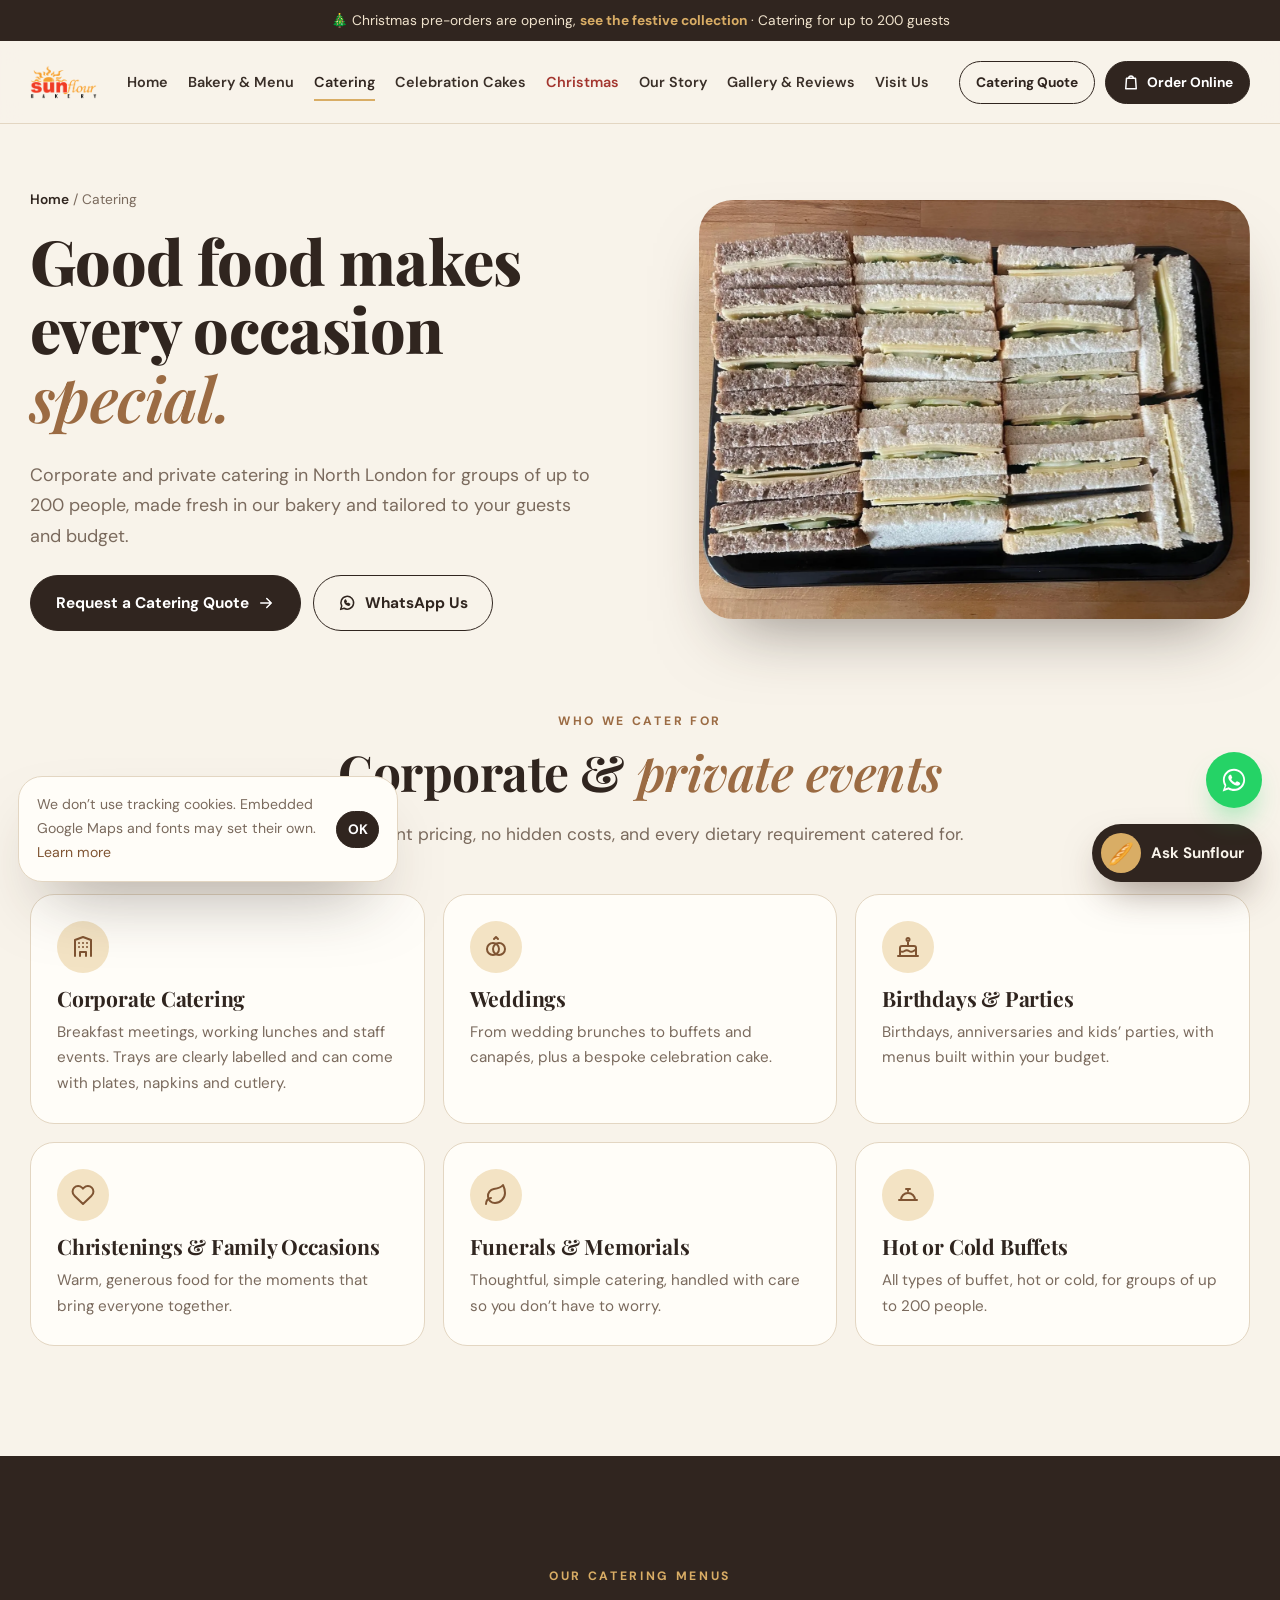
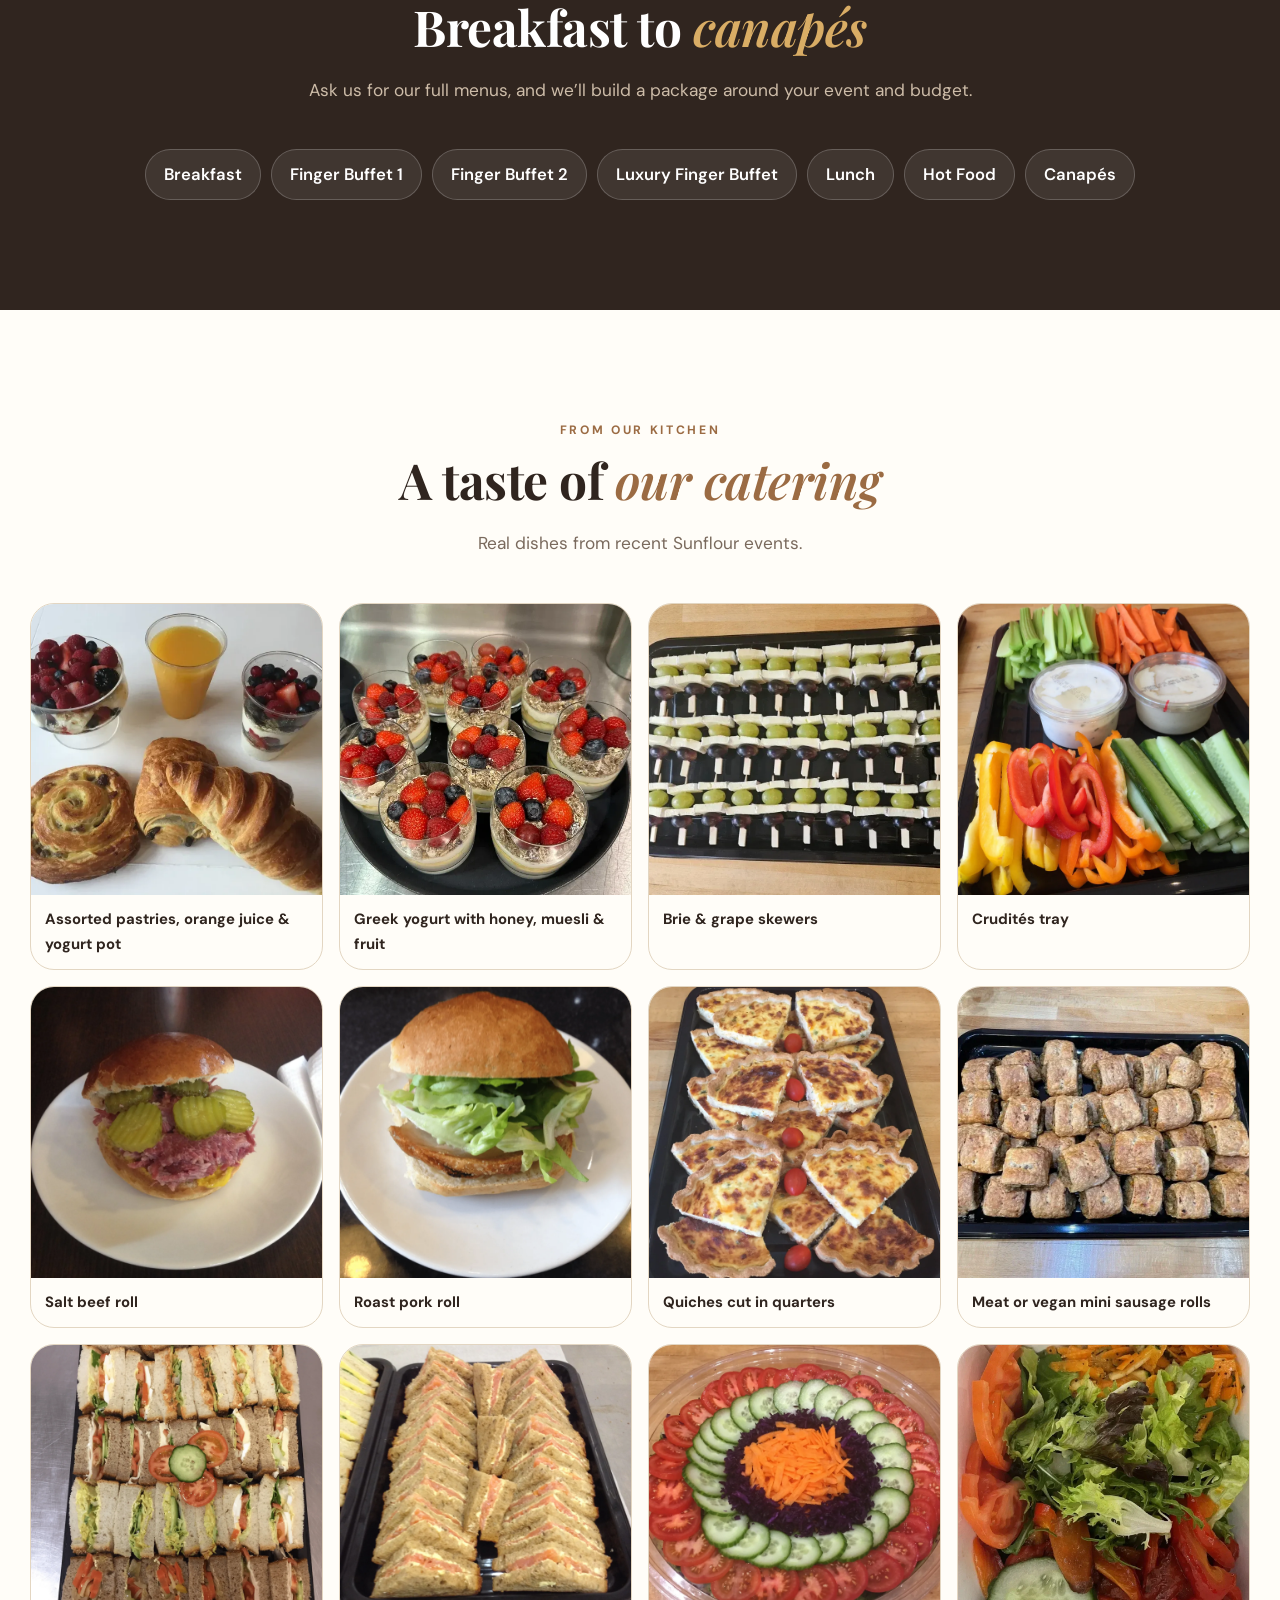
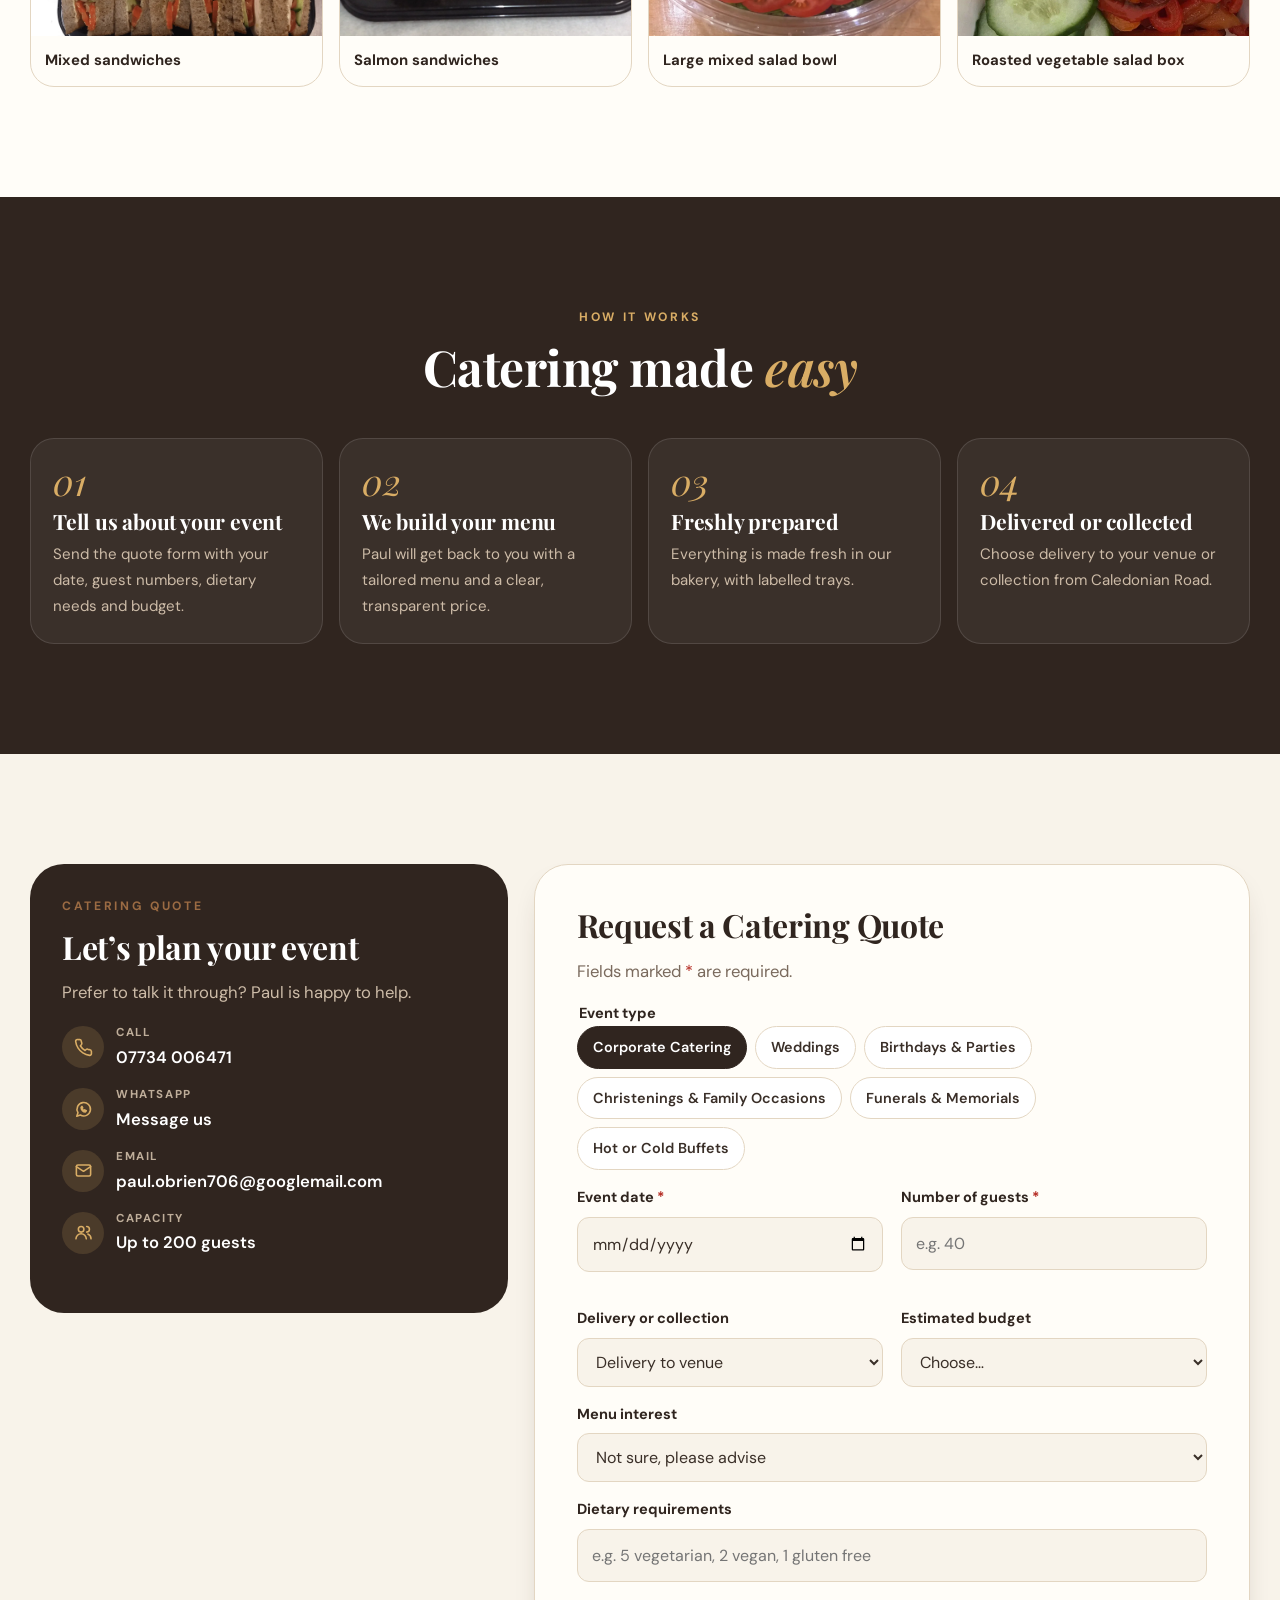
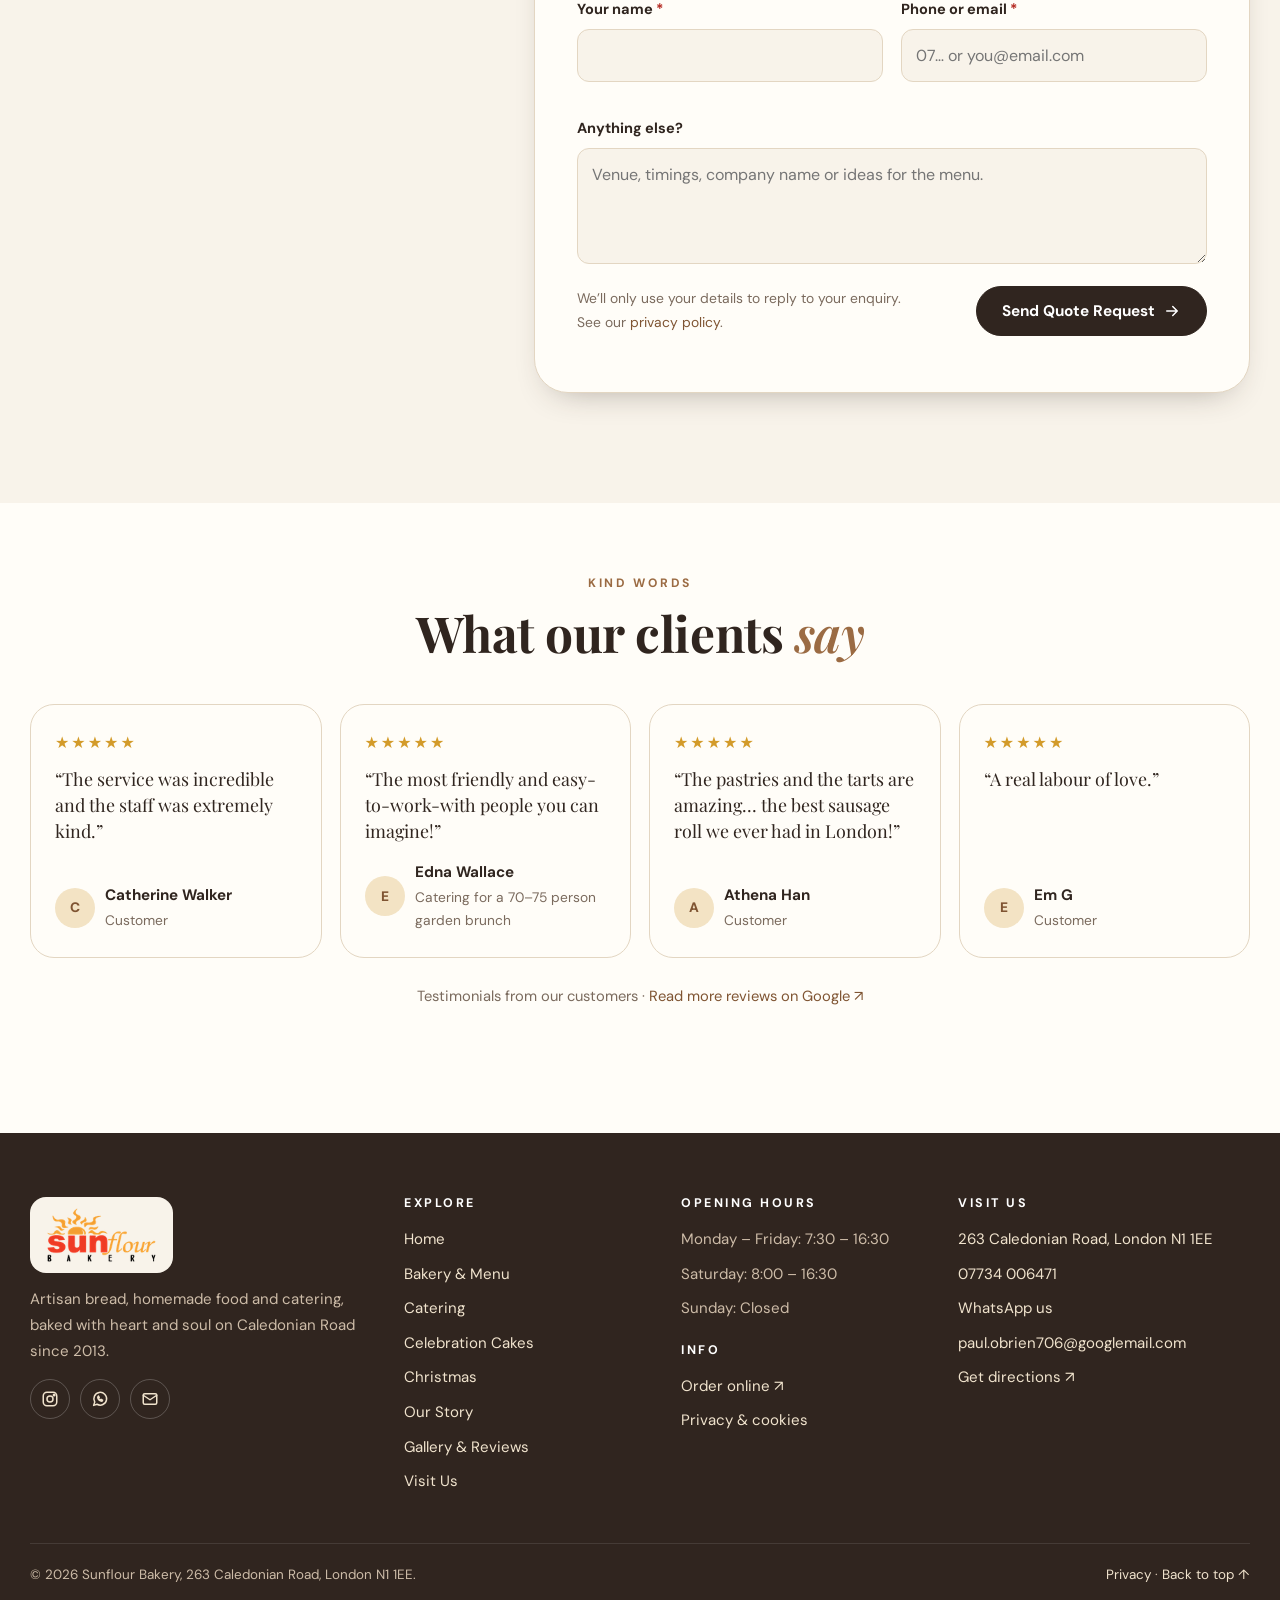
<file: sunflour-bakery-WEBSITE/catering.html>
<!doctype html>
<html lang="en-GB" class="no-js">
<head>
<meta charset="utf-8">
<meta name="viewport" content="width=device-width, initial-scale=1, viewport-fit=cover">
<title>Corporate &amp; Private Catering in North London | Sunflour Bakery</title>
<meta name="description" content="Corporate and private catering near King’s Cross and Caledonian Road for up to 200 guests: breakfasts, finger buffets, lunches, hot food and canapés. Request a catering quote.">
<link rel="canonical" href="https://www.sunflourbakeryuk.com/catering.html">
<meta name="theme-color" content="#30251f">
<meta property="og:type" content="website">
<meta property="og:site_name" content="Sunflour Bakery">
<meta property="og:title" content="Corporate &amp; Private Catering in North London | Sunflour Bakery">
<meta property="og:description" content="Corporate and private catering near King’s Cross and Caledonian Road for up to 200 guests: breakfasts, finger buffets, lunches, hot food and canapés. Request a catering quote.">
<meta property="og:url" content="https://www.sunflourbakeryuk.com/catering.html">
<meta property="og:image" content="https://www.sunflourbakeryuk.com/og-image.jpg">
<meta property="og:locale" content="en_GB">
<meta name="twitter:card" content="summary_large_image">
<link rel="icon" href="favicon.png" type="image/png">
<link rel="manifest" href="site.webmanifest">
<link rel="preconnect" href="https://fonts.googleapis.com">
<link rel="preconnect" href="https://fonts.gstatic.com" crossorigin>
<link href="https://fonts.googleapis.com/css2?family=Playfair+Display:ital,wght@0,600;0,700;0,800;1,600&family=DM+Sans:wght@400;500;700&display=swap" rel="stylesheet">
<link rel="stylesheet" href="styles.css">
<script type="application/ld+json">{"@context": "https://schema.org", "@type": "Bakery", "name": "Sunflour Bakery", "url": "https://www.sunflourbakeryuk.com", "telephone": "+447734006471", "email": "paul.obrien706@googlemail.com", "image": "https://www.sunflourbakeryuk.com/og-image.jpg", "servesCuisine": ["Bakery", "Cafe", "Catering"], "foundingDate": "2013", "founder": [{"@type": "Person", "name": "Paul O'Brien"}, {"@type": "Person", "name": "Gabriela Cristea"}], "address": {"@type": "PostalAddress", "streetAddress": "263 Caledonian Road", "addressLocality": "London", "postalCode": "N1 1EE", "addressCountry": "GB"}, "openingHoursSpecification": [{"@type": "OpeningHoursSpecification", "dayOfWeek": ["Monday", "Tuesday", "Wednesday", "Thursday", "Friday"], "opens": "07:30", "closes": "16:30"}, {"@type": "OpeningHoursSpecification", "dayOfWeek": "Saturday", "opens": "08:00", "closes": "16:30"}], "hasMap": "https://www.google.com/maps/search/?api=1&query=Sunflour%20Bakery%2C%20263%20Caledonian%20Road%2C%20London%20N1%201EE", "sameAs": ["https://www.instagram.com/sunflourbakern1/"], "potentialAction": {"@type": "OrderAction", "target": "https://sunflour-bakery.square.site/"}}</script>
<script defer src="site-config.js"></script>
<script defer src="main.js"></script>
<script defer src="chatbot.js"></script>
</head>
<body>
<a class="skip" href="#main">Skip to content</a>
<div class="announce">🎄 Christmas pre-orders are opening, <a href="christmas.html">see the festive collection</a> · Catering for up to 200 guests</div>
<header class="hdr">
  <div class="wrap hdr-in">
    <a class="logo" href="index.html" aria-label="Sunflour Bakery home"><img class="wordmark" src="sunflour-logo.png" alt="Sunflour Bakery" width="159" height="80"></a>
    <nav class="nav" id="nav" aria-label="Main"><ul><li><a href="index.html">Home</a></li><li><a href="bakery.html">Bakery & Menu</a></li><li><a href="catering.html" aria-current="page">Catering</a></li><li><a href="cakes.html">Celebration Cakes</a></li><li><a href="christmas.html" class=nav-xmas>Christmas</a></li><li><a href="story.html">Our Story</a></li><li><a href="gallery.html">Gallery & Reviews</a></li><li><a href="contact.html">Visit Us</a></li>
      <li class="m-only"><a class="btn btn-block" href="https://sunflour-bakery.square.site/" target="_blank" rel="noopener"><svg viewBox="0 0 24 24" fill="none" stroke="currentColor" stroke-width="2" stroke-linecap="round" stroke-linejoin="round" aria-hidden="true"><path d="M6 7h12l1 14H5z"/><path d="M9 7a3 3 0 0 1 6 0"/></svg> Order Online</a></li>
      <li class="m-only"><a href="tel:+447734006471"><svg viewBox="0 0 24 24" fill="none" stroke="currentColor" stroke-width="2" stroke-linecap="round" stroke-linejoin="round" aria-hidden="true"><path d="M22 16.9v3a2 2 0 0 1-2.2 2 19.8 19.8 0 0 1-8.6-3.1 19.5 19.5 0 0 1-6-6A19.8 19.8 0 0 1 2.1 4.2 2 2 0 0 1 4.1 2h3a2 2 0 0 1 2 1.7c.1.9.4 1.8.7 2.7a2 2 0 0 1-.5 2.1L8 9.8a16 16 0 0 0 6 6l1.3-1.3a2 2 0 0 1 2.1-.4c.9.3 1.8.6 2.7.7a2 2 0 0 1 1.7 2z"/></svg> 07734 006471</a></li></ul></nav>
    <div class="hdr-cta">
      <a class="btn btn-line btn-sm" href="catering.html#quote">Catering Quote</a>
      <a class="btn btn-sm" href="https://sunflour-bakery.square.site/" target="_blank" rel="noopener"><svg viewBox="0 0 24 24" fill="none" stroke="currentColor" stroke-width="2" stroke-linecap="round" stroke-linejoin="round" aria-hidden="true"><path d="M6 7h12l1 14H5z"/><path d="M9 7a3 3 0 0 1 6 0"/></svg> Order Online</a>
      <button class="burger" aria-label="Open menu" aria-expanded="false" aria-controls="nav"><span></span><span></span><span></span></button>
    </div>
  </div>
</header>
<main id="main">
<section class="phero"><div class="wrap phero-in">
  <div class="load"><div class="crumbs"><a href="index.html">Home</a> / Catering</div><h1>Good food makes every occasion <em>special.</em></h1><p class="lead">Corporate and private catering in North London for groups of up to 200 people, made fresh in our bakery and tailored to your guests and budget.</p><div class="btn-row"><a class="btn" href="#quote">Request a Catering Quote <svg class="arr" viewBox="0 0 24 24" fill="none" stroke="currentColor" stroke-width="2" stroke-linecap="round" stroke-linejoin="round" aria-hidden="true"><path d="M5 12h14M13 6l6 6-6 6"/></svg></a><a class="btn btn-line" href="https://wa.me/447734006471?text=Hi%20Sunflour!%20I%20would%20like%20to%20ask%20about%20catering%20for%20" target="_blank" rel="noopener"><svg viewBox="0 0 24 24" fill="none" stroke="currentColor" stroke-width="2" stroke-linecap="round" stroke-linejoin="round" aria-hidden="true"><path d="M3.5 20.5 5 16a8.5 8.5 0 1 1 3 3z"/><path d="M9 9.5c0 3 2.5 5.5 5.5 5.5l1-1.5-2-1-1 1c-1-.5-2-1.5-2.5-2.5l1-1-1-2z"/></svg> WhatsApp Us</a></div></div>
  <div class="pic load"><img src="sandwich-platter.webp" alt="" width="1400" height="1000"></div>
</div></section>
<section class="sec" style="padding-top:40px">
  <div class="wrap">
    <div class="head center rv"><span class="eyebrow">Who we cater for</span><h2>Corporate &amp; <em>private events</em></h2><p>Transparent pricing, no hidden costs, and every dietary requirement catered for.</p></div>
    <div class="ctypes"><a class="ctype rv d1" href="catering.html?type=corporate#quote"><i><svg viewBox="0 0 24 24" fill="none" stroke="currentColor" stroke-width="2" stroke-linecap="round" stroke-linejoin="round" aria-hidden="true"><path d="M4 21V5l8-3 8 3v16M9 21v-4h6v4M8 8h.01M12 8h.01M16 8h.01M8 12h.01M12 12h.01M16 12h.01"/></svg></i><h3>Corporate Catering</h3><p>Breakfast meetings, working lunches and staff events. Trays are clearly labelled and can come with plates, napkins and cutlery.</p></a><a class="ctype rv d2" href="catering.html?type=wedding#quote"><i><svg viewBox="0 0 24 24" fill="none" stroke="currentColor" stroke-width="2" stroke-linecap="round" stroke-linejoin="round" aria-hidden="true"><circle cx="9" cy="14" r="6"/><circle cx="15" cy="14" r="6"/><path d="m10 4 2-2 2 2"/></svg></i><h3>Weddings</h3><p>From wedding brunches to buffets and canapés, plus a bespoke celebration cake.</p></a><a class="ctype rv d3" href="catering.html?type=birthday#quote"><i><svg viewBox="0 0 24 24" fill="none" stroke="currentColor" stroke-width="2" stroke-linecap="round" stroke-linejoin="round" aria-hidden="true"><path d="M4 21v-8a2 2 0 0 1 2-2h12a2 2 0 0 1 2 2v8"/><path d="M4 16c1.5 1 3 1 4.5 0s3-1 4.5 0 3 1 4.5 0 2-1 2-1M2 21h20M12 7v4M12 3a1.5 1.5 0 0 1 0 3 1.5 1.5 0 0 1 0-3z"/></svg></i><h3>Birthdays & Parties</h3><p>Birthdays, anniversaries and kids’ parties, with menus built within your budget.</p></a><a class="ctype rv d1" href="catering.html?type=family#quote"><i><svg viewBox="0 0 24 24" fill="none" stroke="currentColor" stroke-width="2" stroke-linecap="round" stroke-linejoin="round" aria-hidden="true"><path d="M20.8 4.6a5.5 5.5 0 0 0-7.8 0L12 5.7l-1-1.1a5.5 5.5 0 0 0-7.8 7.8l1 1.1L12 21l7.8-7.5 1-1.1a5.5 5.5 0 0 0 0-7.8z"/></svg></i><h3>Christenings & Family Occasions</h3><p>Warm, generous food for the moments that bring everyone together.</p></a><a class="ctype rv d2" href="catering.html?type=memorial#quote"><i><svg viewBox="0 0 24 24" fill="none" stroke="currentColor" stroke-width="2" stroke-linecap="round" stroke-linejoin="round" aria-hidden="true"><path d="M11 20A7 7 0 0 1 9.8 6.1C15.5 5 17 4.5 19 2c1 2 2 4.2 2 8 0 5.5-4.8 10-10 10z"/><path d="M2 21c0-3 1.9-5.4 5-6"/></svg></i><h3>Funerals & Memorials</h3><p>Thoughtful, simple catering, handled with care so you don’t have to worry.</p></a><a class="ctype rv d3" href="catering.html?type=other#quote"><i><svg viewBox="0 0 24 24" fill="none" stroke="currentColor" stroke-width="2" stroke-linecap="round" stroke-linejoin="round" aria-hidden="true"><path d="M3 17h18M5 17a7 7 0 0 1 14 0M12 8V6M10 6h4"/></svg></i><h3>Hot or Cold Buffets</h3><p>All types of buffet, hot or cold, for groups of up to 200 people.</p></a></div>
  </div>
</section>
<section class="sec sec-esp">
  <div class="wrap">
    <div class="head center rv"><span class="eyebrow">Our catering menus</span><h2>Breakfast to <em>canapés</em></h2><p>Ask us for our full menus, and we’ll build a package around your event and budget.</p></div>
    <div class="menus rv"><span>Breakfast</span><span>Finger Buffet 1</span><span>Finger Buffet 2</span><span>Luxury Finger Buffet</span><span>Lunch</span><span>Hot Food</span><span>Canapés</span></div>
  </div>
</section>
<section class="sec sec-paper">
  <div class="wrap">
    <div class="head center rv"><span class="eyebrow">From our kitchen</span><h2>A taste of <em>our catering</em></h2><p>Real dishes from recent Sunflour events.</p></div>
    <div class="dishes"><figure class="dish rv d1"><div class="ph"><img src="breakfast-pastries.webp" alt="Assorted pastries, orange juice &amp; yogurt pot" loading="lazy"></div><figcaption>Assorted pastries, orange juice & yogurt pot</figcaption></figure><figure class="dish rv d2"><div class="ph"><img src="yogurt-pots.webp" alt="Greek yogurt with honey, muesli &amp; fruit" loading="lazy"></div><figcaption>Greek yogurt with honey, muesli & fruit</figcaption></figure><figure class="dish rv d3"><div class="ph"><img src="brie-grape-skewers.webp" alt="Brie &amp; grape skewers" loading="lazy"></div><figcaption>Brie & grape skewers</figcaption></figure><figure class="dish rv d4"><div class="ph"><img src="crudites.webp" alt="Crudités tray" loading="lazy"></div><figcaption>Crudités tray</figcaption></figure><figure class="dish rv d1"><div class="ph"><img src="salt-beef-roll.webp" alt="Salt beef roll" loading="lazy"></div><figcaption>Salt beef roll</figcaption></figure><figure class="dish rv d2"><div class="ph"><img src="roast-pork-roll.webp" alt="Roast pork roll" loading="lazy"></div><figcaption>Roast pork roll</figcaption></figure><figure class="dish rv d3"><div class="ph"><img src="quiche-tray.webp" alt="Quiches cut in quarters" loading="lazy"></div><figcaption>Quiches cut in quarters</figcaption></figure><figure class="dish rv d4"><div class="ph"><img src="sausage-rolls.webp" alt="Meat or vegan mini sausage rolls" loading="lazy"></div><figcaption>Meat or vegan mini sausage rolls</figcaption></figure><figure class="dish rv d1"><div class="ph"><img src="mixed-sandwiches.webp" alt="Mixed sandwiches" loading="lazy"></div><figcaption>Mixed sandwiches</figcaption></figure><figure class="dish rv d2"><div class="ph"><img src="salmon-sandwiches.webp" alt="Salmon sandwiches" loading="lazy"></div><figcaption>Salmon sandwiches</figcaption></figure><figure class="dish rv d3"><div class="ph"><img src="large-salad-bowl.webp" alt="Large mixed salad bowl" loading="lazy"></div><figcaption>Large mixed salad bowl</figcaption></figure><figure class="dish rv d4"><div class="ph"><img src="roast-veg-salad.webp" alt="Roasted vegetable salad box" loading="lazy"></div><figcaption>Roasted vegetable salad box</figcaption></figure></div>
  </div>
</section>
<section class="sec sec-esp">
  <div class="wrap">
    <div class="head center rv"><span class="eyebrow">How it works</span><h2>Catering made <em>easy</em></h2></div>
    <div class="steps">
      <div class="step rv d1"><h3>Tell us about your event</h3><p>Send the quote form with your date, guest numbers, dietary needs and budget.</p></div>
      <div class="step rv d2"><h3>We build your menu</h3><p>Paul will get back to you with a tailored menu and a clear, transparent price.</p></div>
      <div class="step rv d3"><h3>Freshly prepared</h3><p>Everything is made fresh in our bakery, with labelled trays.</p></div>
      <div class="step rv d4"><h3>Delivered or collected</h3><p>Choose delivery to your venue or collection from Caledonian Road.</p></div>
    </div>
  </div>
</section>
<section class="sec" id="quote">
  <div class="wrap form-wrap">
    <aside class="form-side rv">
      <span class="eyebrow">Catering quote</span><h2>Let’s plan your event</h2>
      <p style="color:#cdbca8">Prefer to talk it through? Paul is happy to help.</p>
      <ul class="vlist">
        <li><i><svg viewBox="0 0 24 24" fill="none" stroke="currentColor" stroke-width="2" stroke-linecap="round" stroke-linejoin="round" aria-hidden="true"><path d="M22 16.9v3a2 2 0 0 1-2.2 2 19.8 19.8 0 0 1-8.6-3.1 19.5 19.5 0 0 1-6-6A19.8 19.8 0 0 1 2.1 4.2 2 2 0 0 1 4.1 2h3a2 2 0 0 1 2 1.7c.1.9.4 1.8.7 2.7a2 2 0 0 1-.5 2.1L8 9.8a16 16 0 0 0 6 6l1.3-1.3a2 2 0 0 1 2.1-.4c.9.3 1.8.6 2.7.7a2 2 0 0 1 1.7 2z"/></svg></i><div><small>Call</small><a href="tel:+447734006471">07734 006471</a></div></li>
        <li><i><svg viewBox="0 0 24 24" fill="none" stroke="currentColor" stroke-width="2" stroke-linecap="round" stroke-linejoin="round" aria-hidden="true"><path d="M3.5 20.5 5 16a8.5 8.5 0 1 1 3 3z"/><path d="M9 9.5c0 3 2.5 5.5 5.5 5.5l1-1.5-2-1-1 1c-1-.5-2-1.5-2.5-2.5l1-1-1-2z"/></svg></i><div><small>WhatsApp</small><a href="https://wa.me/447734006471?text=Hi%20Sunflour!%20I%20would%20like%20a%20catering%20quote%20for%20" target="_blank" rel="noopener">Message us</a></div></li>
        <li><i><svg viewBox="0 0 24 24" fill="none" stroke="currentColor" stroke-width="2" stroke-linecap="round" stroke-linejoin="round" aria-hidden="true"><rect x="3" y="5" width="18" height="14" rx="2"/><path d="m3 7 9 6 9-6"/></svg></i><div><small>Email</small><a href="mailto:paul.obrien706@googlemail.com">paul.obrien706@googlemail.com</a></div></li>
        <li><i><svg viewBox="0 0 24 24" fill="none" stroke="currentColor" stroke-width="2" stroke-linecap="round" stroke-linejoin="round" aria-hidden="true"><circle cx="9" cy="8" r="3.5"/><path d="M2.5 20a6.5 6.5 0 0 1 13 0"/><path d="M16 4.5a3.5 3.5 0 0 1 0 7M21.5 20a6.5 6.5 0 0 0-4-6"/></svg></i><div><small>Capacity</small><strong>Up to 200 guests</strong></div></li>
      </ul>
    </aside>
    <div class="form-card rv d1">
      <h2>Request a Catering Quote</h2>
      <p style="color:var(--muted)">Fields marked <span class="req">*</span> are required.</p>
      <form id="catering-form" data-send="Catering quote request" novalidate>
        <div class="fgrid">
          <fieldset class="f full"><legend>Event type</legend><div class="pills"><label><input type="radio" name="event_type" value="corporate" checked><span>Corporate Catering</span></label><label><input type="radio" name="event_type" value="wedding"><span>Weddings</span></label><label><input type="radio" name="event_type" value="birthday"><span>Birthdays & Parties</span></label><label><input type="radio" name="event_type" value="family"><span>Christenings & Family Occasions</span></label><label><input type="radio" name="event_type" value="memorial"><span>Funerals & Memorials</span></label><label><input type="radio" name="event_type" value="other"><span>Hot or Cold Buffets</span></label></div></fieldset>
          <div class="f"><label for="event_date">Event date <span class="req">*</span></label><input id="event_date" name="event_date" type="date" required><span class="err" role="alert"></span></div>
          <div class="f"><label for="guests">Number of guests <span class="req">*</span></label><input id="guests" name="guests" type="number" min="1" max="1000" required placeholder="e.g. 40"><span class="err" role="alert"></span></div>
          <div class="f"><label for="service">Delivery or collection</label><select id="service" name="service"><option>Delivery to venue</option><option>Collection from the bakery</option><option>Not sure yet</option></select></div>
          <div class="f"><label for="budget">Estimated budget</label><select id="budget" name="budget"><option value="">Choose…</option><option>Under £250</option><option>£250 – £500</option><option>£500 – £1,000</option><option>£1,000 – £2,500</option><option>£2,500+</option><option>Not sure yet</option></select></div>
          <div class="f full"><label for="menu">Menu interest</label><select id="menu" name="menu"><option>Not sure, please advise</option><option>Breakfast</option><option>Finger buffet</option><option>Luxury finger buffet</option><option>Lunch</option><option>Hot food</option><option>Canapés</option></select></div>
          <div class="f full"><label for="dietary">Dietary requirements</label><input id="dietary" name="dietary" maxlength="300" placeholder="e.g. 5 vegetarian, 2 vegan, 1 gluten free"></div>
          <div class="f"><label for="name">Your name <span class="req">*</span></label><input id="name" name="name" autocomplete="name" required maxlength="80"><span class="err" role="alert"></span></div>
          <div class="f"><label for="contact">Phone or email <span class="req">*</span></label><input id="contact" name="contact" required maxlength="120" placeholder="07… or you@email.com"><span class="err" role="alert"></span></div>
          <div class="f full"><label for="message">Anything else?</label><textarea id="message" name="details" maxlength="2000" placeholder="Venue, timings, company name or ideas for the menu."></textarea></div>
          <div class="hp" aria-hidden="true"><label for="_honey">Leave this empty</label><input id="_honey" name="_honey" tabindex="-1" autocomplete="off"></div>
        </div>
        <div class="form-foot"><small>We’ll only use your details to reply to your enquiry. See our <a href="privacy.html">privacy policy</a>.</small><button class="btn" type="submit"><span class="spinner" aria-hidden="true"></span>Send Quote Request <svg class="arr" viewBox="0 0 24 24" fill="none" stroke="currentColor" stroke-width="2" stroke-linecap="round" stroke-linejoin="round" aria-hidden="true"><path d="M5 12h14M13 6l6 6-6 6"/></svg></button></div>
        <div class="status" role="status" aria-live="polite"></div>
      </form>
    </div>
  </div>
</section>
<section class="sec sec-paper" style="padding-top:70px"><div class="wrap"><div class="head center rv"><span class="eyebrow">Kind words</span><h2>What our clients <em>say</em></h2></div><div class="reviews"><figure class="rcard rv d1"><div class="stars" aria-label="5 out of 5 stars">★★★★★</div><blockquote>“The service was incredible and the staff was extremely kind.”</blockquote><figcaption><span class="avatar">C</span><span><b>Catherine Walker</b>Customer</span></figcaption></figure><figure class="rcard rv d2"><div class="stars" aria-label="5 out of 5 stars">★★★★★</div><blockquote>“The most friendly and easy-to-work-with people you can imagine!”</blockquote><figcaption><span class="avatar">E</span><span><b>Edna Wallace</b>Catering for a 70–75 person garden brunch</span></figcaption></figure><figure class="rcard rv d3"><div class="stars" aria-label="5 out of 5 stars">★★★★★</div><blockquote>“The pastries and the tarts are amazing… the best sausage roll we ever had in London!”</blockquote><figcaption><span class="avatar">A</span><span><b>Athena Han</b>Customer</span></figcaption></figure><figure class="rcard rv d4"><div class="stars" aria-label="5 out of 5 stars">★★★★★</div><blockquote>“A real labour of love.”</blockquote><figcaption><span class="avatar">E</span><span><b>Em G</b>Customer</span></figcaption></figure></div>
    <p class="review-src">Testimonials from our customers · <a href="https://www.google.com/search?q=Sunflour+Bakery+London+Reviews" target="_blank" rel="noopener">Read more reviews on Google ↗</a></p></div></section>
</main>
<footer class="foot">
  <div class="wrap foot-grid">
    <div>
      <a class="logo foot-logo" href="index.html"><img class="wordmark" src="sunflour-logo.png" alt="Sunflour Bakery" width="159" height="80"></a>
      <p>Artisan bread, homemade food and catering, baked with heart and soul on Caledonian Road since 2013.</p>
      <div class="socials"><a href="https://www.instagram.com/sunflourbakern1/" target="_blank" rel="noopener" aria-label="Sunflour Bakery on Instagram"><svg viewBox="0 0 24 24" fill="none" stroke="currentColor" stroke-width="2" stroke-linecap="round" stroke-linejoin="round" aria-hidden="true"><rect x="3" y="3" width="18" height="18" rx="5"/><circle cx="12" cy="12" r="4"/><circle cx="17.5" cy="6.5" r="1"/></svg></a><a href="https://wa.me/447734006471?text=Hi%20Sunflour%20Bakery!%20" target="_blank" rel="noopener" aria-label="WhatsApp Sunflour Bakery"><svg viewBox="0 0 24 24" fill="none" stroke="currentColor" stroke-width="2" stroke-linecap="round" stroke-linejoin="round" aria-hidden="true"><path d="M3.5 20.5 5 16a8.5 8.5 0 1 1 3 3z"/><path d="M9 9.5c0 3 2.5 5.5 5.5 5.5l1-1.5-2-1-1 1c-1-.5-2-1.5-2.5-2.5l1-1-1-2z"/></svg></a><a href="mailto:paul.obrien706@googlemail.com" aria-label="Email Sunflour Bakery"><svg viewBox="0 0 24 24" fill="none" stroke="currentColor" stroke-width="2" stroke-linecap="round" stroke-linejoin="round" aria-hidden="true"><rect x="3" y="5" width="18" height="14" rx="2"/><path d="m3 7 9 6 9-6"/></svg></a></div>
    </div>
    <div><h4>Explore</h4><ul><li><a href="index.html">Home</a></li><li><a href="bakery.html">Bakery & Menu</a></li><li><a href="catering.html">Catering</a></li><li><a href="cakes.html">Celebration Cakes</a></li><li><a href="christmas.html">Christmas</a></li><li><a href="story.html">Our Story</a></li><li><a href="gallery.html">Gallery & Reviews</a></li><li><a href="contact.html">Visit Us</a></li></ul></div>
    <div><h4>Opening hours</h4><ul><li>Monday – Friday: 7:30 – 16:30</li><li>Saturday: 8:00 – 16:30</li><li>Sunday: Closed</li></ul><h4 style="margin-top:22px">Info</h4><ul><li><a href="https://sunflour-bakery.square.site/" target="_blank" rel="noopener">Order online ↗</a></li><li><a href="privacy.html">Privacy &amp; cookies</a></li></ul></div>
    <div><h4>Visit us</h4><ul>
      <li><a href="https://www.google.com/maps/search/?api=1&query=Sunflour%20Bakery%2C%20263%20Caledonian%20Road%2C%20London%20N1%201EE" target="_blank" rel="noopener">263 Caledonian Road, London N1 1EE</a></li>
      <li><a href="tel:+447734006471">07734 006471</a></li>
      <li><a href="https://wa.me/447734006471?text=Hi%20Sunflour%20Bakery!%20" target="_blank" rel="noopener">WhatsApp us</a></li>
      <li><a href="mailto:paul.obrien706@googlemail.com">paul.obrien706@googlemail.com</a></li>
      <li><a href="https://www.google.com/maps/search/?api=1&query=Sunflour%20Bakery%2C%20263%20Caledonian%20Road%2C%20London%20N1%201EE" target="_blank" rel="noopener">Get directions ↗</a></li>
    </ul></div>
  </div>
  <div class="wrap foot-bottom"><span>© <span data-year>2026</span> Sunflour Bakery, 263 Caledonian Road, London N1 1EE.</span><span><a href="privacy.html">Privacy</a> · <a href="#main">Back to top ↑</a></span></div>
</footer>
<a class="wa-float" href="https://wa.me/447734006471?text=Hi%20Sunflour%20Bakery!%20I%20have%20a%20question%20about%20" target="_blank" rel="noopener" aria-label="Chat with Sunflour Bakery on WhatsApp"><svg viewBox="0 0 32 32" aria-hidden="true"><path fill="currentColor" d="M16 3C9 3 3.3 8.6 3.3 15.6c0 2.5.7 4.9 2 7L3 29l6.6-2.2c2 1.1 4.2 1.7 6.4 1.7 7 0 12.7-5.6 12.7-12.6S23 3 16 3zm0 23.1c-2 0-4-.6-5.7-1.6l-.4-.2-3.9 1.3 1.3-3.8-.3-.4a10.4 10.4 0 0 1-1.6-5.6C5.4 9.9 10.1 5.3 16 5.3s10.6 4.6 10.6 10.3S21.9 26.1 16 26.1zm5.8-7.7c-.3-.2-1.9-.9-2.2-1-.3-.1-.5-.2-.7.2l-1 1.2c-.2.2-.4.2-.7.1-.3-.2-1.3-.5-2.5-1.5-.9-.8-1.5-1.8-1.7-2.1-.2-.3 0-.5.1-.6l.5-.6.3-.5c.1-.2 0-.4 0-.6l-1-2.4c-.3-.6-.5-.5-.7-.5h-.6c-.2 0-.6.1-.9.4-.3.3-1.2 1.1-1.2 2.7s1.2 3.2 1.4 3.4c.2.2 2.4 3.6 5.7 5 .8.3 1.4.5 1.9.7.8.2 1.5.2 2.1.1.6-.1 1.9-.8 2.2-1.5.3-.7.3-1.4.2-1.5-.1-.1-.3-.2-.6-.3z"/></svg></a>
<div class="mbar"><a class="btn btn-line" href="tel:+447734006471"><svg viewBox="0 0 24 24" fill="none" stroke="currentColor" stroke-width="2" stroke-linecap="round" stroke-linejoin="round" aria-hidden="true"><path d="M22 16.9v3a2 2 0 0 1-2.2 2 19.8 19.8 0 0 1-8.6-3.1 19.5 19.5 0 0 1-6-6A19.8 19.8 0 0 1 2.1 4.2 2 2 0 0 1 4.1 2h3a2 2 0 0 1 2 1.7c.1.9.4 1.8.7 2.7a2 2 0 0 1-.5 2.1L8 9.8a16 16 0 0 0 6 6l1.3-1.3a2 2 0 0 1 2.1-.4c.9.3 1.8.6 2.7.7a2 2 0 0 1 1.7 2z"/></svg> Call</a><a class="btn" href="https://sunflour-bakery.square.site/" target="_blank" rel="noopener"><svg viewBox="0 0 24 24" fill="none" stroke="currentColor" stroke-width="2" stroke-linecap="round" stroke-linejoin="round" aria-hidden="true"><path d="M6 7h12l1 14H5z"/><path d="M9 7a3 3 0 0 1 6 0"/></svg> Order Online</a></div>
<div class="cookie" hidden><p>We don’t use tracking cookies. Embedded Google Maps and fonts may set their own. <a href="privacy.html">Learn more</a></p><button class="btn btn-sm" type="button">OK</button></div>
</body>
</html>
</file>
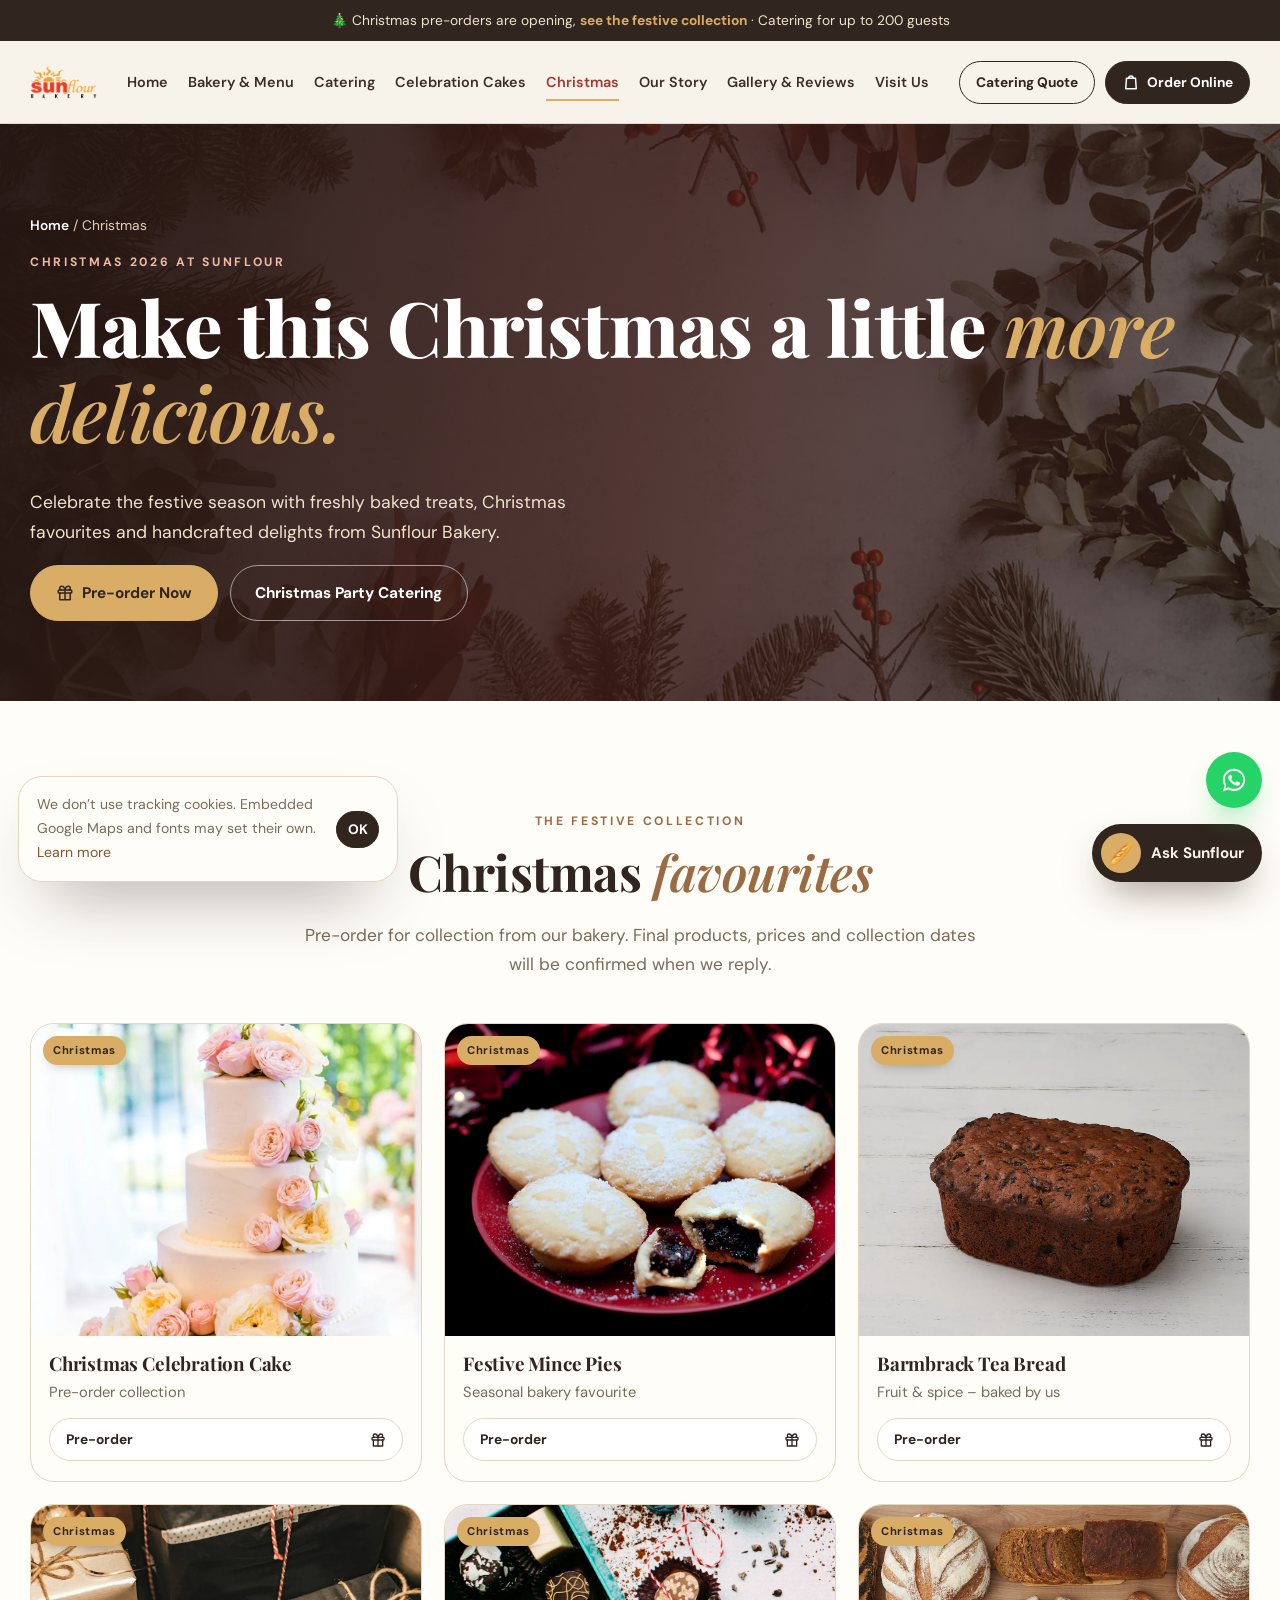
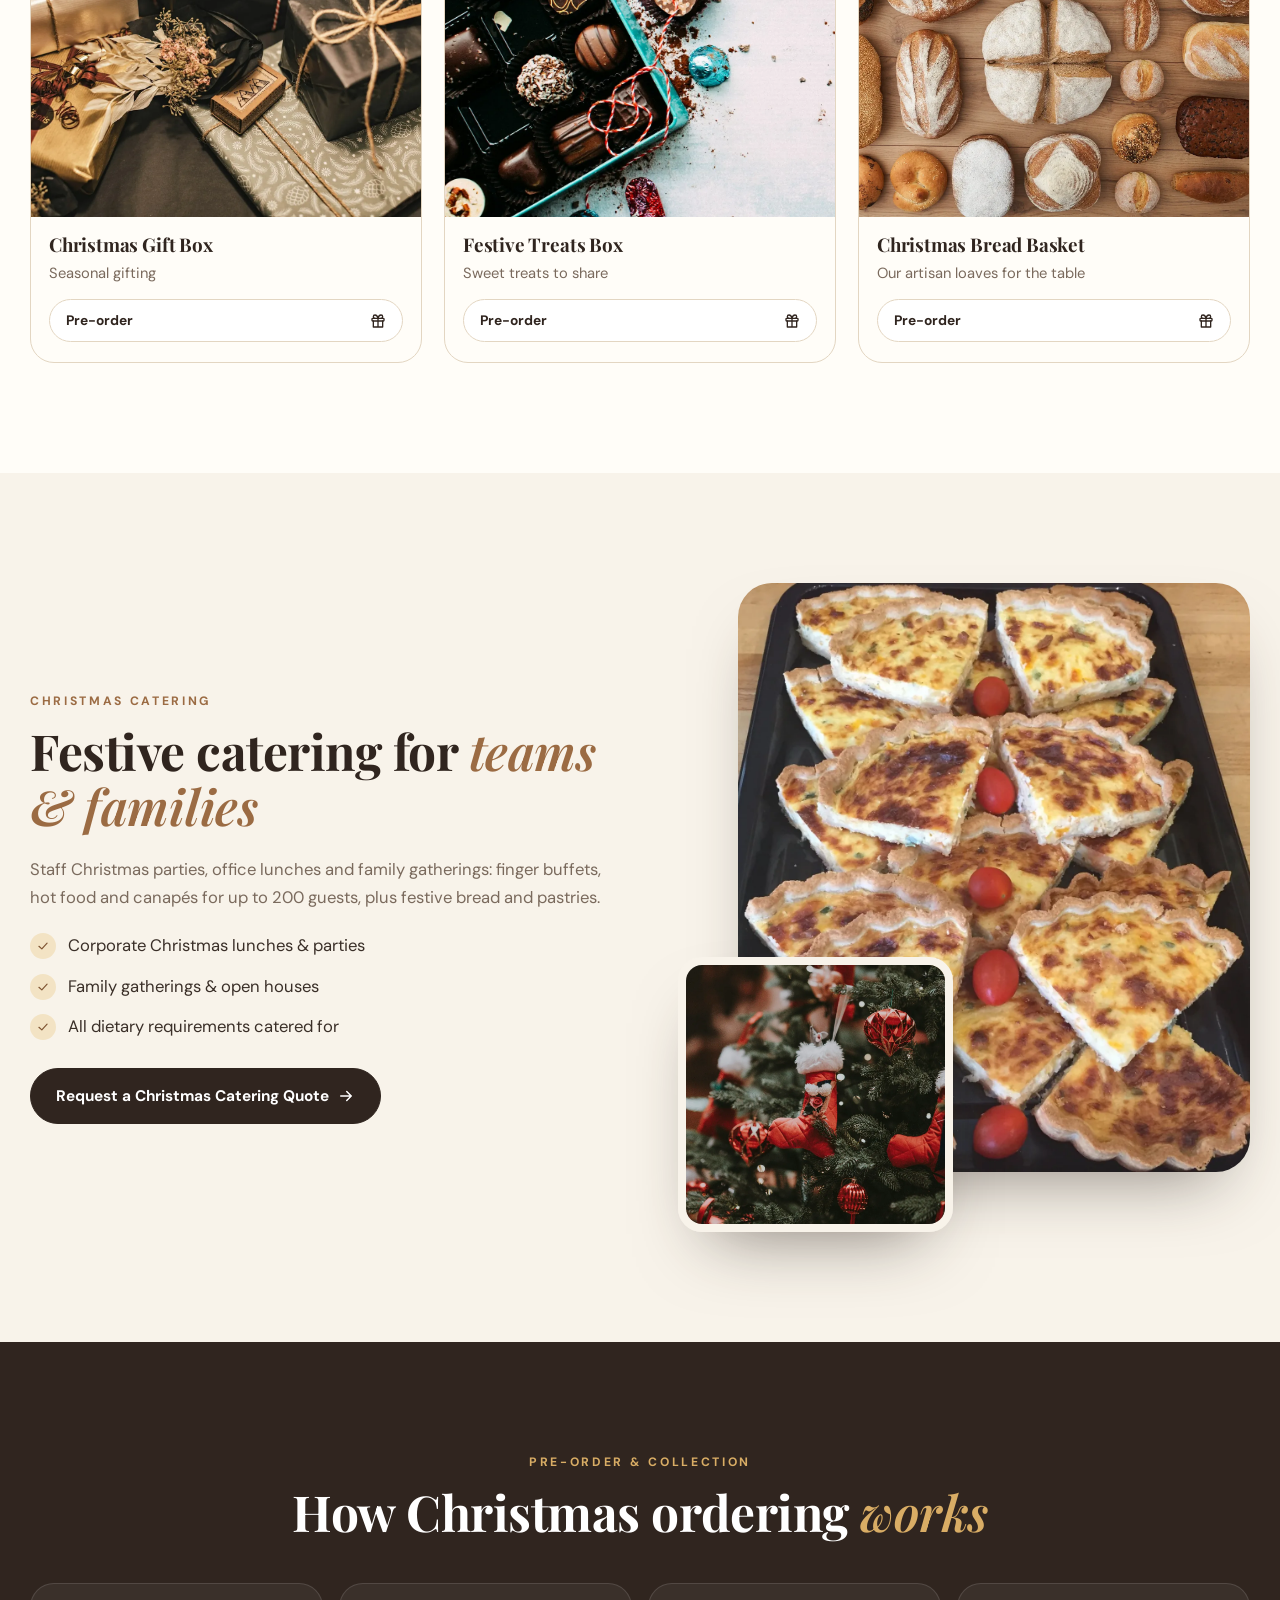
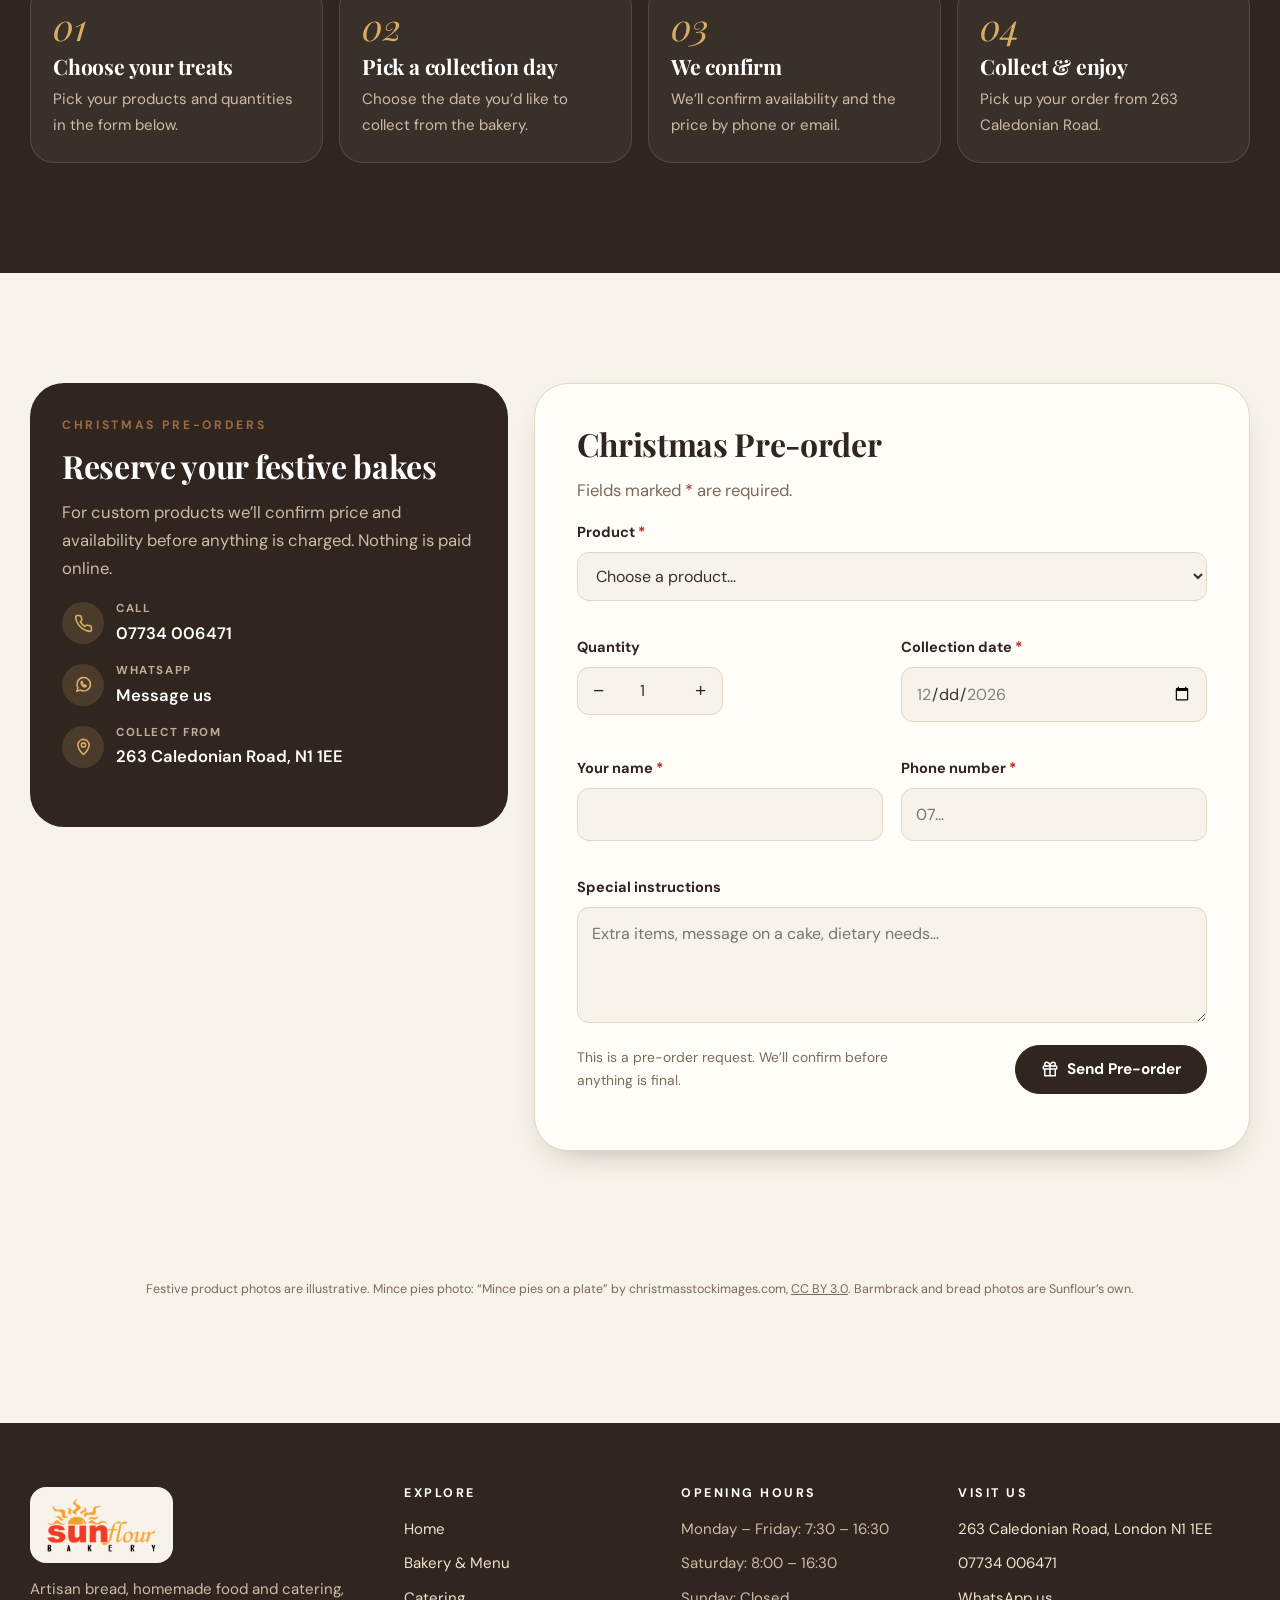
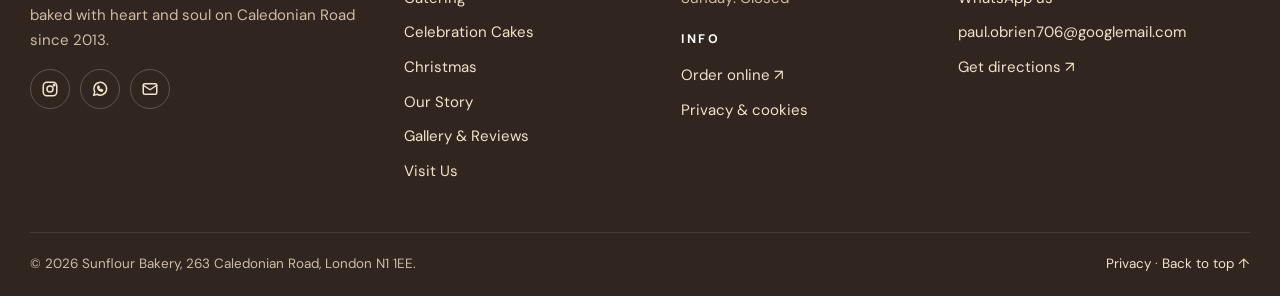
<file: sunflour-bakery-WEBSITE/christmas.html>
<!doctype html>
<html lang="en-GB" class="no-js">
<head>
<meta charset="utf-8">
<meta name="viewport" content="width=device-width, initial-scale=1, viewport-fit=cover">
<title>Christmas Cakes &amp; Festive Catering London | Sunflour Bakery</title>
<meta name="description" content="Pre-order Christmas cakes, mince pies, barmbrack and festive gift boxes from Sunflour Bakery, Caledonian Road, London. Christmas party and corporate catering for up to 200 guests.">
<link rel="canonical" href="https://www.sunflourbakeryuk.com/christmas.html">
<meta name="theme-color" content="#30251f">
<meta property="og:type" content="website">
<meta property="og:site_name" content="Sunflour Bakery">
<meta property="og:title" content="Christmas Cakes &amp; Festive Catering London | Sunflour Bakery">
<meta property="og:description" content="Pre-order Christmas cakes, mince pies, barmbrack and festive gift boxes from Sunflour Bakery, Caledonian Road, London. Christmas party and corporate catering for up to 200 guests.">
<meta property="og:url" content="https://www.sunflourbakeryuk.com/christmas.html">
<meta property="og:image" content="https://www.sunflourbakeryuk.com/og-image.jpg">
<meta property="og:locale" content="en_GB">
<meta name="twitter:card" content="summary_large_image">
<link rel="icon" href="favicon.png" type="image/png">
<link rel="manifest" href="site.webmanifest">
<link rel="preconnect" href="https://fonts.googleapis.com">
<link rel="preconnect" href="https://fonts.gstatic.com" crossorigin>
<link href="https://fonts.googleapis.com/css2?family=Playfair+Display:ital,wght@0,600;0,700;0,800;1,600&family=DM+Sans:wght@400;500;700&display=swap" rel="stylesheet">
<link rel="stylesheet" href="styles.css">
<script type="application/ld+json">{"@context": "https://schema.org", "@type": "Bakery", "name": "Sunflour Bakery", "url": "https://www.sunflourbakeryuk.com", "telephone": "+447734006471", "email": "paul.obrien706@googlemail.com", "image": "https://www.sunflourbakeryuk.com/og-image.jpg", "servesCuisine": ["Bakery", "Cafe", "Catering"], "foundingDate": "2013", "founder": [{"@type": "Person", "name": "Paul O'Brien"}, {"@type": "Person", "name": "Gabriela Cristea"}], "address": {"@type": "PostalAddress", "streetAddress": "263 Caledonian Road", "addressLocality": "London", "postalCode": "N1 1EE", "addressCountry": "GB"}, "openingHoursSpecification": [{"@type": "OpeningHoursSpecification", "dayOfWeek": ["Monday", "Tuesday", "Wednesday", "Thursday", "Friday"], "opens": "07:30", "closes": "16:30"}, {"@type": "OpeningHoursSpecification", "dayOfWeek": "Saturday", "opens": "08:00", "closes": "16:30"}], "hasMap": "https://www.google.com/maps/search/?api=1&query=Sunflour%20Bakery%2C%20263%20Caledonian%20Road%2C%20London%20N1%201EE", "sameAs": ["https://www.instagram.com/sunflourbakern1/"], "potentialAction": {"@type": "OrderAction", "target": "https://sunflour-bakery.square.site/"}}</script>
<script defer src="site-config.js"></script>
<script defer src="main.js"></script>
<script defer src="chatbot.js"></script>
</head>
<body>
<a class="skip" href="#main">Skip to content</a>
<div class="announce">🎄 Christmas pre-orders are opening, <a href="christmas.html">see the festive collection</a> · Catering for up to 200 guests</div>
<header class="hdr">
  <div class="wrap hdr-in">
    <a class="logo" href="index.html" aria-label="Sunflour Bakery home"><img class="wordmark" src="sunflour-logo.png" alt="Sunflour Bakery" width="159" height="80"></a>
    <nav class="nav" id="nav" aria-label="Main"><ul><li><a href="index.html">Home</a></li><li><a href="bakery.html">Bakery & Menu</a></li><li><a href="catering.html">Catering</a></li><li><a href="cakes.html">Celebration Cakes</a></li><li><a href="christmas.html" class=nav-xmas aria-current="page">Christmas</a></li><li><a href="story.html">Our Story</a></li><li><a href="gallery.html">Gallery & Reviews</a></li><li><a href="contact.html">Visit Us</a></li>
      <li class="m-only"><a class="btn btn-block" href="https://sunflour-bakery.square.site/" target="_blank" rel="noopener"><svg viewBox="0 0 24 24" fill="none" stroke="currentColor" stroke-width="2" stroke-linecap="round" stroke-linejoin="round" aria-hidden="true"><path d="M6 7h12l1 14H5z"/><path d="M9 7a3 3 0 0 1 6 0"/></svg> Order Online</a></li>
      <li class="m-only"><a href="tel:+447734006471"><svg viewBox="0 0 24 24" fill="none" stroke="currentColor" stroke-width="2" stroke-linecap="round" stroke-linejoin="round" aria-hidden="true"><path d="M22 16.9v3a2 2 0 0 1-2.2 2 19.8 19.8 0 0 1-8.6-3.1 19.5 19.5 0 0 1-6-6A19.8 19.8 0 0 1 2.1 4.2 2 2 0 0 1 4.1 2h3a2 2 0 0 1 2 1.7c.1.9.4 1.8.7 2.7a2 2 0 0 1-.5 2.1L8 9.8a16 16 0 0 0 6 6l1.3-1.3a2 2 0 0 1 2.1-.4c.9.3 1.8.6 2.7.7a2 2 0 0 1 1.7 2z"/></svg> 07734 006471</a></li></ul></nav>
    <div class="hdr-cta">
      <a class="btn btn-line btn-sm" href="catering.html#quote">Catering Quote</a>
      <a class="btn btn-sm" href="https://sunflour-bakery.square.site/" target="_blank" rel="noopener"><svg viewBox="0 0 24 24" fill="none" stroke="currentColor" stroke-width="2" stroke-linecap="round" stroke-linejoin="round" aria-hidden="true"><path d="M6 7h12l1 14H5z"/><path d="M9 7a3 3 0 0 1 6 0"/></svg> Order Online</a>
      <button class="burger" aria-label="Open menu" aria-expanded="false" aria-controls="nav"><span></span><span></span><span></span></button>
    </div>
  </div>
</header>
<main id="main">
<section class="sec xmas" style="padding:90px 0 80px">
  <img class="bg" src="xmas-foliage.webp" alt="">
  <div class="wrap load">
    <div class="crumbs" style="color:#e2cdb6"><a href="index.html" style="color:#fff">Home</a> / Christmas</div>
    <span class="eyebrow">Christmas 2026 at Sunflour</span>
    <h1 style="color:#fff">Make this Christmas a little <em style="color:var(--wheat)">more delicious.</em></h1>
    <p class="lead">Celebrate the festive season with freshly baked treats, Christmas favourites and handcrafted delights from Sunflour Bakery.</p>
    <div class="btn-row"><a class="btn btn-wheat" href="#preorder"><svg viewBox="0 0 24 24" fill="none" stroke="currentColor" stroke-width="2" stroke-linecap="round" stroke-linejoin="round" aria-hidden="true"><rect x="3" y="8" width="18" height="4" rx="1"/><path d="M12 8v13M19 12v9H5v-9M7.5 8a2.5 2.5 0 0 1 0-5C11 3 12 8 12 8s1-5 4.5-5a2.5 2.5 0 0 1 0 5"/></svg> Pre-order Now</a><a class="btn btn-ghost" href="catering.html?type=corporate#quote">Christmas Party Catering</a></div>
  </div>
</section>
<section class="sec sec-paper">
  <div class="wrap">
    <div class="head center rv"><span class="eyebrow">The festive collection</span><h2>Christmas <em>favourites</em></h2><p>Pre-order for collection from our bakery. Final products, prices and collection dates will be confirmed when we reply.</p></div>
    <div class="products" style="grid-template-columns:repeat(3,1fr)"><article class="pcard rv d1"><div class="ph"><img src="wedding-white.webp" alt="Christmas Celebration Cake" loading="lazy"><div class="tags"><span class="tag gold">Christmas</span></div></div><div class="bd"><h3>Christmas Celebration Cake</h3><p>Pre-order collection</p><a class="ask" href="christmas.html?product=xmas-cake#preorder">Pre-order <svg viewBox="0 0 24 24" fill="none" stroke="currentColor" stroke-width="2" stroke-linecap="round" stroke-linejoin="round" aria-hidden="true"><rect x="3" y="8" width="18" height="4" rx="1"/><path d="M12 8v13M19 12v9H5v-9M7.5 8a2.5 2.5 0 0 1 0-5C11 3 12 8 12 8s1-5 4.5-5a2.5 2.5 0 0 1 0 5"/></svg></a></div></article><article class="pcard rv d2"><div class="ph"><img src="mince-pies.webp" alt="Festive Mince Pies" loading="lazy"><div class="tags"><span class="tag gold">Christmas</span></div></div><div class="bd"><h3>Festive Mince Pies</h3><p>Seasonal bakery favourite</p><a class="ask" href="christmas.html?product=mince-pies#preorder">Pre-order <svg viewBox="0 0 24 24" fill="none" stroke="currentColor" stroke-width="2" stroke-linecap="round" stroke-linejoin="round" aria-hidden="true"><rect x="3" y="8" width="18" height="4" rx="1"/><path d="M12 8v13M19 12v9H5v-9M7.5 8a2.5 2.5 0 0 1 0-5C11 3 12 8 12 8s1-5 4.5-5a2.5 2.5 0 0 1 0 5"/></svg></a></div></article><article class="pcard rv d3"><div class="ph"><img src="barmbrack.webp" alt="Barmbrack Tea Bread" loading="lazy"><div class="tags"><span class="tag gold">Christmas</span></div></div><div class="bd"><h3>Barmbrack Tea Bread</h3><p>Fruit & spice – baked by us</p><a class="ask" href="christmas.html?product=barmbrack#preorder">Pre-order <svg viewBox="0 0 24 24" fill="none" stroke="currentColor" stroke-width="2" stroke-linecap="round" stroke-linejoin="round" aria-hidden="true"><rect x="3" y="8" width="18" height="4" rx="1"/><path d="M12 8v13M19 12v9H5v-9M7.5 8a2.5 2.5 0 0 1 0-5C11 3 12 8 12 8s1-5 4.5-5a2.5 2.5 0 0 1 0 5"/></svg></a></div></article><article class="pcard rv d1"><div class="ph"><img src="xmas-gifts.webp" alt="Christmas Gift Box" loading="lazy"><div class="tags"><span class="tag gold">Christmas</span></div></div><div class="bd"><h3>Christmas Gift Box</h3><p>Seasonal gifting</p><a class="ask" href="christmas.html?product=gift-box#preorder">Pre-order <svg viewBox="0 0 24 24" fill="none" stroke="currentColor" stroke-width="2" stroke-linecap="round" stroke-linejoin="round" aria-hidden="true"><rect x="3" y="8" width="18" height="4" rx="1"/><path d="M12 8v13M19 12v9H5v-9M7.5 8a2.5 2.5 0 0 1 0-5C11 3 12 8 12 8s1-5 4.5-5a2.5 2.5 0 0 1 0 5"/></svg></a></div></article><article class="pcard rv d2"><div class="ph"><img src="xmas-chocolates.webp" alt="Festive Treats Box" loading="lazy"><div class="tags"><span class="tag gold">Christmas</span></div></div><div class="bd"><h3>Festive Treats Box</h3><p>Sweet treats to share</p><a class="ask" href="christmas.html?product=festive-treats#preorder">Pre-order <svg viewBox="0 0 24 24" fill="none" stroke="currentColor" stroke-width="2" stroke-linecap="round" stroke-linejoin="round" aria-hidden="true"><rect x="3" y="8" width="18" height="4" rx="1"/><path d="M12 8v13M19 12v9H5v-9M7.5 8a2.5 2.5 0 0 1 0-5C11 3 12 8 12 8s1-5 4.5-5a2.5 2.5 0 0 1 0 5"/></svg></a></div></article><article class="pcard rv d3"><div class="ph"><img src="bread-flatlay.webp" alt="Christmas Bread Basket" loading="lazy"><div class="tags"><span class="tag gold">Christmas</span></div></div><div class="bd"><h3>Christmas Bread Basket</h3><p>Our artisan loaves for the table</p><a class="ask" href="christmas.html?product=bread-basket#preorder">Pre-order <svg viewBox="0 0 24 24" fill="none" stroke="currentColor" stroke-width="2" stroke-linecap="round" stroke-linejoin="round" aria-hidden="true"><rect x="3" y="8" width="18" height="4" rx="1"/><path d="M12 8v13M19 12v9H5v-9M7.5 8a2.5 2.5 0 0 1 0-5C11 3 12 8 12 8s1-5 4.5-5a2.5 2.5 0 0 1 0 5"/></svg></a></div></article></div>
  </div>
</section>
<section class="sec">
  <div class="wrap split">
    <div class="rv"><span class="eyebrow">Christmas catering</span><h2>Festive catering for <em>teams &amp; families</em></h2>
      <p style="color:var(--muted)">Staff Christmas parties, office lunches and family gatherings: finger buffets, hot food and canapés for up to 200 guests, plus festive bread and pastries.</p>
      <ul class="ticks"><li><i><svg viewBox="0 0 24 24" fill="none" stroke="currentColor" stroke-width="2" stroke-linecap="round" stroke-linejoin="round" aria-hidden="true"><path d="M5 12.5 10 17l9-10"/></svg></i><span>Corporate Christmas lunches &amp; parties</span></li><li><i><svg viewBox="0 0 24 24" fill="none" stroke="currentColor" stroke-width="2" stroke-linecap="round" stroke-linejoin="round" aria-hidden="true"><path d="M5 12.5 10 17l9-10"/></svg></i><span>Family gatherings &amp; open houses</span></li><li><i><svg viewBox="0 0 24 24" fill="none" stroke="currentColor" stroke-width="2" stroke-linecap="round" stroke-linejoin="round" aria-hidden="true"><path d="M5 12.5 10 17l9-10"/></svg></i><span>All dietary requirements catered for</span></li></ul>
      <a class="btn" href="catering.html?type=corporate#quote">Request a Christmas Catering Quote <svg class="arr" viewBox="0 0 24 24" fill="none" stroke="currentColor" stroke-width="2" stroke-linecap="round" stroke-linejoin="round" aria-hidden="true"><path d="M5 12h14M13 6l6 6-6 6"/></svg></a></div>
    <div class="duo rv d1"><div class="a"><img src="quiche-tray.webp" alt="Catering quiche tray" loading="lazy"></div><div class="b"><img src="xmas-tree.webp" alt="" loading="lazy"></div></div>
  </div>
</section>
<section class="sec sec-esp">
  <div class="wrap">
    <div class="head center rv"><span class="eyebrow">Pre-order &amp; collection</span><h2>How Christmas ordering <em>works</em></h2></div>
    <div class="steps">
      <div class="step rv d1"><h3>Choose your treats</h3><p>Pick your products and quantities in the form below.</p></div>
      <div class="step rv d2"><h3>Pick a collection day</h3><p>Choose the date you’d like to collect from the bakery.</p></div>
      <div class="step rv d3"><h3>We confirm</h3><p>We’ll confirm availability and the price by phone or email.</p></div>
      <div class="step rv d4"><h3>Collect &amp; enjoy</h3><p>Pick up your order from 263 Caledonian Road.</p></div>
    </div>
  </div>
</section>
<section class="sec" id="preorder">
  <div class="wrap form-wrap">
    <aside class="form-side rv">
      <span class="eyebrow">Christmas pre-orders</span><h2>Reserve your festive bakes</h2>
      <p style="color:#cdbca8">For custom products we’ll confirm price and availability before anything is charged. Nothing is paid online.</p>
      <ul class="vlist">
        <li><i><svg viewBox="0 0 24 24" fill="none" stroke="currentColor" stroke-width="2" stroke-linecap="round" stroke-linejoin="round" aria-hidden="true"><path d="M22 16.9v3a2 2 0 0 1-2.2 2 19.8 19.8 0 0 1-8.6-3.1 19.5 19.5 0 0 1-6-6A19.8 19.8 0 0 1 2.1 4.2 2 2 0 0 1 4.1 2h3a2 2 0 0 1 2 1.7c.1.9.4 1.8.7 2.7a2 2 0 0 1-.5 2.1L8 9.8a16 16 0 0 0 6 6l1.3-1.3a2 2 0 0 1 2.1-.4c.9.3 1.8.6 2.7.7a2 2 0 0 1 1.7 2z"/></svg></i><div><small>Call</small><a href="tel:+447734006471">07734 006471</a></div></li>
        <li><i><svg viewBox="0 0 24 24" fill="none" stroke="currentColor" stroke-width="2" stroke-linecap="round" stroke-linejoin="round" aria-hidden="true"><path d="M3.5 20.5 5 16a8.5 8.5 0 1 1 3 3z"/><path d="M9 9.5c0 3 2.5 5.5 5.5 5.5l1-1.5-2-1-1 1c-1-.5-2-1.5-2.5-2.5l1-1-1-2z"/></svg></i><div><small>WhatsApp</small><a href="https://wa.me/447734006471?text=Hi%20Sunflour!%20I%20would%20like%20to%20pre-order%20for%20Christmas:%20" target="_blank" rel="noopener">Message us</a></div></li>
        <li><i><svg viewBox="0 0 24 24" fill="none" stroke="currentColor" stroke-width="2" stroke-linecap="round" stroke-linejoin="round" aria-hidden="true"><path d="M12 22s7-6.2 7-12a7 7 0 0 0-14 0c0 5.8 7 12 7 12z"/><circle cx="12" cy="10" r="2.6"/></svg></i><div><small>Collect from</small><strong>263 Caledonian Road, N1 1EE</strong></div></li>
      </ul>
    </aside>
    <div class="form-card rv d1">
      <h2>Christmas Pre-order</h2>
      <p style="color:var(--muted)">Fields marked <span class="req">*</span> are required.</p>
      <form id="xmas-form" data-send="Christmas pre-order" novalidate>
        <div class="fgrid">
          <div class="f full"><label for="product">Product <span class="req">*</span></label><select id="product" name="product" required><option value="">Choose a product…</option><option value="xmas-cake">Christmas Celebration Cake</option><option value="mince-pies">Festive Mince Pies</option><option value="barmbrack">Barmbrack Tea Bread</option><option value="gift-box">Christmas Gift Box</option><option value="festive-treats">Festive Treats Box</option><option value="bread-basket">Christmas Bread Basket</option><option value="other">Something else (tell us below)</option></select><span class="err" role="alert"></span></div>
          <div class="f"><label for="quantity">Quantity</label><div class="qty"><button type="button" data-d="-" aria-label="Decrease quantity">−</button><input id="quantity" name="quantity" type="number" min="1" max="99" value="1"><button type="button" data-d="+" aria-label="Increase quantity">+</button></div></div>
          <div class="f"><label for="date_needed">Collection date <span class="req">*</span></label><input id="date_needed" name="date_needed" type="date" min="2026-12-01" max="2026-12-31" required><span class="err" role="alert"></span></div>
          <div class="f"><label for="name">Your name <span class="req">*</span></label><input id="name" name="name" autocomplete="name" required maxlength="80"><span class="err" role="alert"></span></div>
          <div class="f"><label for="phone">Phone number <span class="req">*</span></label><input id="phone" name="phone" type="tel" autocomplete="tel" required maxlength="20" placeholder="07…"><span class="err" role="alert"></span></div>
          <div class="f full"><label for="notes">Special instructions</label><textarea id="notes" name="notes" maxlength="1500" placeholder="Extra items, message on a cake, dietary needs…"></textarea></div>
          <div class="hp" aria-hidden="true"><label for="_honey">Leave this empty</label><input id="_honey" name="_honey" tabindex="-1" autocomplete="off"></div>
        </div>
        <div class="form-foot"><small>This is a pre-order request. We’ll confirm before anything is final.</small><button class="btn" type="submit"><span class="spinner" aria-hidden="true"></span><svg viewBox="0 0 24 24" fill="none" stroke="currentColor" stroke-width="2" stroke-linecap="round" stroke-linejoin="round" aria-hidden="true"><rect x="3" y="8" width="18" height="4" rx="1"/><path d="M12 8v13M19 12v9H5v-9M7.5 8a2.5 2.5 0 0 1 0-5C11 3 12 8 12 8s1-5 4.5-5a2.5 2.5 0 0 1 0 5"/></svg> Send Pre-order</button></div>
        <div class="status" role="status" aria-live="polite"></div>
      </form>
    </div>
  </div>
</section>
<section class="sec" style="padding-top:0"><div class="wrap"><p class="credit" style="text-align:center">Festive product photos are illustrative. Mince pies photo: “Mince pies on a plate” by christmasstockimages.com, <a href="https://creativecommons.org/licenses/by/3.0/" target="_blank" rel="noopener">CC BY 3.0</a>. Barmbrack and bread photos are Sunflour’s own.</p></div></section>
</main>
<footer class="foot">
  <div class="wrap foot-grid">
    <div>
      <a class="logo foot-logo" href="index.html"><img class="wordmark" src="sunflour-logo.png" alt="Sunflour Bakery" width="159" height="80"></a>
      <p>Artisan bread, homemade food and catering, baked with heart and soul on Caledonian Road since 2013.</p>
      <div class="socials"><a href="https://www.instagram.com/sunflourbakern1/" target="_blank" rel="noopener" aria-label="Sunflour Bakery on Instagram"><svg viewBox="0 0 24 24" fill="none" stroke="currentColor" stroke-width="2" stroke-linecap="round" stroke-linejoin="round" aria-hidden="true"><rect x="3" y="3" width="18" height="18" rx="5"/><circle cx="12" cy="12" r="4"/><circle cx="17.5" cy="6.5" r="1"/></svg></a><a href="https://wa.me/447734006471?text=Hi%20Sunflour%20Bakery!%20" target="_blank" rel="noopener" aria-label="WhatsApp Sunflour Bakery"><svg viewBox="0 0 24 24" fill="none" stroke="currentColor" stroke-width="2" stroke-linecap="round" stroke-linejoin="round" aria-hidden="true"><path d="M3.5 20.5 5 16a8.5 8.5 0 1 1 3 3z"/><path d="M9 9.5c0 3 2.5 5.5 5.5 5.5l1-1.5-2-1-1 1c-1-.5-2-1.5-2.5-2.5l1-1-1-2z"/></svg></a><a href="mailto:paul.obrien706@googlemail.com" aria-label="Email Sunflour Bakery"><svg viewBox="0 0 24 24" fill="none" stroke="currentColor" stroke-width="2" stroke-linecap="round" stroke-linejoin="round" aria-hidden="true"><rect x="3" y="5" width="18" height="14" rx="2"/><path d="m3 7 9 6 9-6"/></svg></a></div>
    </div>
    <div><h4>Explore</h4><ul><li><a href="index.html">Home</a></li><li><a href="bakery.html">Bakery & Menu</a></li><li><a href="catering.html">Catering</a></li><li><a href="cakes.html">Celebration Cakes</a></li><li><a href="christmas.html">Christmas</a></li><li><a href="story.html">Our Story</a></li><li><a href="gallery.html">Gallery & Reviews</a></li><li><a href="contact.html">Visit Us</a></li></ul></div>
    <div><h4>Opening hours</h4><ul><li>Monday – Friday: 7:30 – 16:30</li><li>Saturday: 8:00 – 16:30</li><li>Sunday: Closed</li></ul><h4 style="margin-top:22px">Info</h4><ul><li><a href="https://sunflour-bakery.square.site/" target="_blank" rel="noopener">Order online ↗</a></li><li><a href="privacy.html">Privacy &amp; cookies</a></li></ul></div>
    <div><h4>Visit us</h4><ul>
      <li><a href="https://www.google.com/maps/search/?api=1&query=Sunflour%20Bakery%2C%20263%20Caledonian%20Road%2C%20London%20N1%201EE" target="_blank" rel="noopener">263 Caledonian Road, London N1 1EE</a></li>
      <li><a href="tel:+447734006471">07734 006471</a></li>
      <li><a href="https://wa.me/447734006471?text=Hi%20Sunflour%20Bakery!%20" target="_blank" rel="noopener">WhatsApp us</a></li>
      <li><a href="mailto:paul.obrien706@googlemail.com">paul.obrien706@googlemail.com</a></li>
      <li><a href="https://www.google.com/maps/search/?api=1&query=Sunflour%20Bakery%2C%20263%20Caledonian%20Road%2C%20London%20N1%201EE" target="_blank" rel="noopener">Get directions ↗</a></li>
    </ul></div>
  </div>
  <div class="wrap foot-bottom"><span>© <span data-year>2026</span> Sunflour Bakery, 263 Caledonian Road, London N1 1EE.</span><span><a href="privacy.html">Privacy</a> · <a href="#main">Back to top ↑</a></span></div>
</footer>
<a class="wa-float" href="https://wa.me/447734006471?text=Hi%20Sunflour%20Bakery!%20I%20have%20a%20question%20about%20" target="_blank" rel="noopener" aria-label="Chat with Sunflour Bakery on WhatsApp"><svg viewBox="0 0 32 32" aria-hidden="true"><path fill="currentColor" d="M16 3C9 3 3.3 8.6 3.3 15.6c0 2.5.7 4.9 2 7L3 29l6.6-2.2c2 1.1 4.2 1.7 6.4 1.7 7 0 12.7-5.6 12.7-12.6S23 3 16 3zm0 23.1c-2 0-4-.6-5.7-1.6l-.4-.2-3.9 1.3 1.3-3.8-.3-.4a10.4 10.4 0 0 1-1.6-5.6C5.4 9.9 10.1 5.3 16 5.3s10.6 4.6 10.6 10.3S21.9 26.1 16 26.1zm5.8-7.7c-.3-.2-1.9-.9-2.2-1-.3-.1-.5-.2-.7.2l-1 1.2c-.2.2-.4.2-.7.1-.3-.2-1.3-.5-2.5-1.5-.9-.8-1.5-1.8-1.7-2.1-.2-.3 0-.5.1-.6l.5-.6.3-.5c.1-.2 0-.4 0-.6l-1-2.4c-.3-.6-.5-.5-.7-.5h-.6c-.2 0-.6.1-.9.4-.3.3-1.2 1.1-1.2 2.7s1.2 3.2 1.4 3.4c.2.2 2.4 3.6 5.7 5 .8.3 1.4.5 1.9.7.8.2 1.5.2 2.1.1.6-.1 1.9-.8 2.2-1.5.3-.7.3-1.4.2-1.5-.1-.1-.3-.2-.6-.3z"/></svg></a>
<div class="mbar"><a class="btn btn-line" href="tel:+447734006471"><svg viewBox="0 0 24 24" fill="none" stroke="currentColor" stroke-width="2" stroke-linecap="round" stroke-linejoin="round" aria-hidden="true"><path d="M22 16.9v3a2 2 0 0 1-2.2 2 19.8 19.8 0 0 1-8.6-3.1 19.5 19.5 0 0 1-6-6A19.8 19.8 0 0 1 2.1 4.2 2 2 0 0 1 4.1 2h3a2 2 0 0 1 2 1.7c.1.9.4 1.8.7 2.7a2 2 0 0 1-.5 2.1L8 9.8a16 16 0 0 0 6 6l1.3-1.3a2 2 0 0 1 2.1-.4c.9.3 1.8.6 2.7.7a2 2 0 0 1 1.7 2z"/></svg> Call</a><a class="btn" href="https://sunflour-bakery.square.site/" target="_blank" rel="noopener"><svg viewBox="0 0 24 24" fill="none" stroke="currentColor" stroke-width="2" stroke-linecap="round" stroke-linejoin="round" aria-hidden="true"><path d="M6 7h12l1 14H5z"/><path d="M9 7a3 3 0 0 1 6 0"/></svg> Order Online</a></div>
<div class="cookie" hidden><p>We don’t use tracking cookies. Embedded Google Maps and fonts may set their own. <a href="privacy.html">Learn more</a></p><button class="btn btn-sm" type="button">OK</button></div>
</body>
</html>
</file>
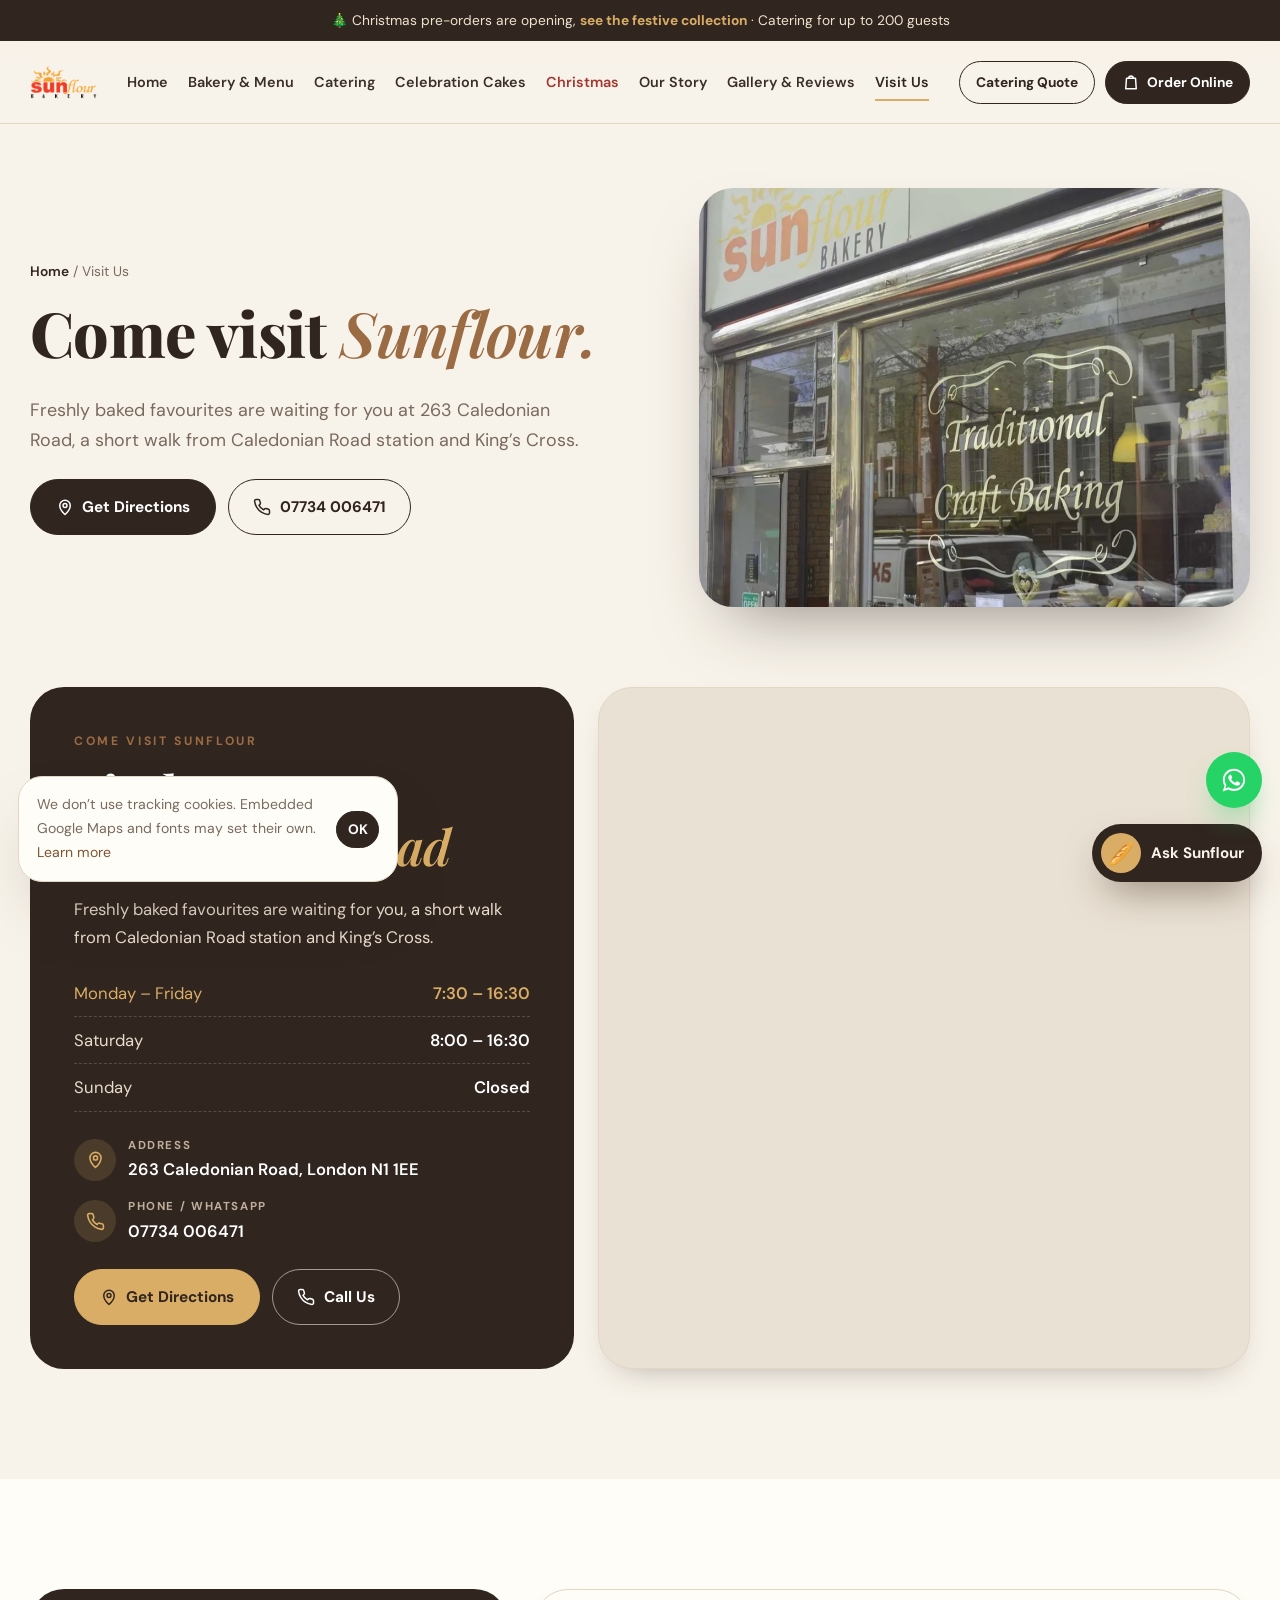
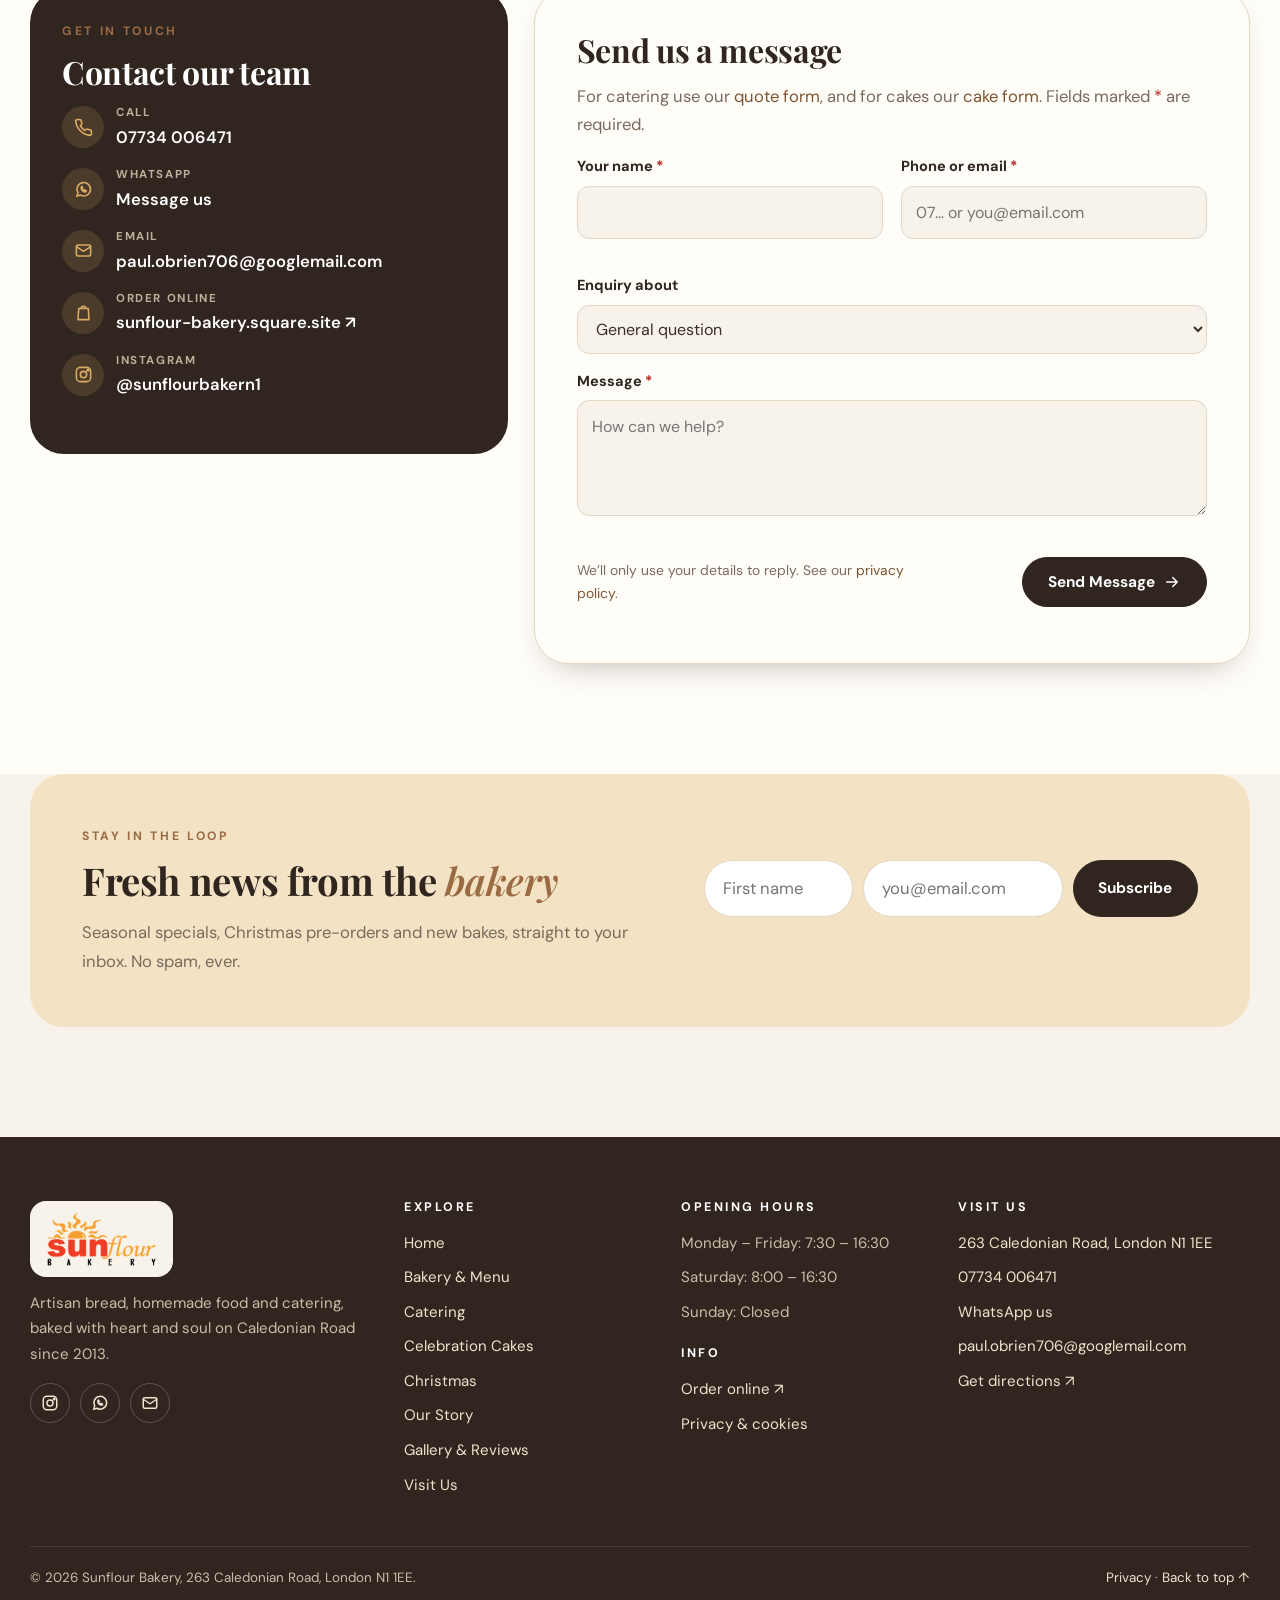
<file: sunflour-bakery-WEBSITE/contact.html>
<!doctype html>
<html lang="en-GB" class="no-js">
<head>
<meta charset="utf-8">
<meta name="viewport" content="width=device-width, initial-scale=1, viewport-fit=cover">
<title>Visit Sunflour Bakery on Caledonian Road | Contact &amp; Opening Hours</title>
<meta name="description" content="Visit Sunflour Bakery at 263 Caledonian Road, London N1 1EE, near King’s Cross. Opening hours, directions, phone 07734 006471, WhatsApp and email.">
<link rel="canonical" href="https://www.sunflourbakeryuk.com/contact.html">
<meta name="theme-color" content="#30251f">
<meta property="og:type" content="website">
<meta property="og:site_name" content="Sunflour Bakery">
<meta property="og:title" content="Visit Sunflour Bakery on Caledonian Road | Contact &amp; Opening Hours">
<meta property="og:description" content="Visit Sunflour Bakery at 263 Caledonian Road, London N1 1EE, near King’s Cross. Opening hours, directions, phone 07734 006471, WhatsApp and email.">
<meta property="og:url" content="https://www.sunflourbakeryuk.com/contact.html">
<meta property="og:image" content="https://www.sunflourbakeryuk.com/og-image.jpg">
<meta property="og:locale" content="en_GB">
<meta name="twitter:card" content="summary_large_image">
<link rel="icon" href="favicon.png" type="image/png">
<link rel="manifest" href="site.webmanifest">
<link rel="preconnect" href="https://fonts.googleapis.com">
<link rel="preconnect" href="https://fonts.gstatic.com" crossorigin>
<link href="https://fonts.googleapis.com/css2?family=Playfair+Display:ital,wght@0,600;0,700;0,800;1,600&family=DM+Sans:wght@400;500;700&display=swap" rel="stylesheet">
<link rel="stylesheet" href="styles.css">
<script type="application/ld+json">{"@context": "https://schema.org", "@type": "Bakery", "name": "Sunflour Bakery", "url": "https://www.sunflourbakeryuk.com", "telephone": "+447734006471", "email": "paul.obrien706@googlemail.com", "image": "https://www.sunflourbakeryuk.com/og-image.jpg", "servesCuisine": ["Bakery", "Cafe", "Catering"], "foundingDate": "2013", "founder": [{"@type": "Person", "name": "Paul O'Brien"}, {"@type": "Person", "name": "Gabriela Cristea"}], "address": {"@type": "PostalAddress", "streetAddress": "263 Caledonian Road", "addressLocality": "London", "postalCode": "N1 1EE", "addressCountry": "GB"}, "openingHoursSpecification": [{"@type": "OpeningHoursSpecification", "dayOfWeek": ["Monday", "Tuesday", "Wednesday", "Thursday", "Friday"], "opens": "07:30", "closes": "16:30"}, {"@type": "OpeningHoursSpecification", "dayOfWeek": "Saturday", "opens": "08:00", "closes": "16:30"}], "hasMap": "https://www.google.com/maps/search/?api=1&query=Sunflour%20Bakery%2C%20263%20Caledonian%20Road%2C%20London%20N1%201EE", "sameAs": ["https://www.instagram.com/sunflourbakern1/"], "potentialAction": {"@type": "OrderAction", "target": "https://sunflour-bakery.square.site/"}}</script>
<script defer src="site-config.js"></script>
<script defer src="main.js"></script>
<script defer src="chatbot.js"></script>
</head>
<body>
<a class="skip" href="#main">Skip to content</a>
<div class="announce">🎄 Christmas pre-orders are opening, <a href="christmas.html">see the festive collection</a> · Catering for up to 200 guests</div>
<header class="hdr">
  <div class="wrap hdr-in">
    <a class="logo" href="index.html" aria-label="Sunflour Bakery home"><img class="wordmark" src="sunflour-logo.png" alt="Sunflour Bakery" width="159" height="80"></a>
    <nav class="nav" id="nav" aria-label="Main"><ul><li><a href="index.html">Home</a></li><li><a href="bakery.html">Bakery & Menu</a></li><li><a href="catering.html">Catering</a></li><li><a href="cakes.html">Celebration Cakes</a></li><li><a href="christmas.html" class=nav-xmas>Christmas</a></li><li><a href="story.html">Our Story</a></li><li><a href="gallery.html">Gallery & Reviews</a></li><li><a href="contact.html" aria-current="page">Visit Us</a></li>
      <li class="m-only"><a class="btn btn-block" href="https://sunflour-bakery.square.site/" target="_blank" rel="noopener"><svg viewBox="0 0 24 24" fill="none" stroke="currentColor" stroke-width="2" stroke-linecap="round" stroke-linejoin="round" aria-hidden="true"><path d="M6 7h12l1 14H5z"/><path d="M9 7a3 3 0 0 1 6 0"/></svg> Order Online</a></li>
      <li class="m-only"><a href="tel:+447734006471"><svg viewBox="0 0 24 24" fill="none" stroke="currentColor" stroke-width="2" stroke-linecap="round" stroke-linejoin="round" aria-hidden="true"><path d="M22 16.9v3a2 2 0 0 1-2.2 2 19.8 19.8 0 0 1-8.6-3.1 19.5 19.5 0 0 1-6-6A19.8 19.8 0 0 1 2.1 4.2 2 2 0 0 1 4.1 2h3a2 2 0 0 1 2 1.7c.1.9.4 1.8.7 2.7a2 2 0 0 1-.5 2.1L8 9.8a16 16 0 0 0 6 6l1.3-1.3a2 2 0 0 1 2.1-.4c.9.3 1.8.6 2.7.7a2 2 0 0 1 1.7 2z"/></svg> 07734 006471</a></li></ul></nav>
    <div class="hdr-cta">
      <a class="btn btn-line btn-sm" href="catering.html#quote">Catering Quote</a>
      <a class="btn btn-sm" href="https://sunflour-bakery.square.site/" target="_blank" rel="noopener"><svg viewBox="0 0 24 24" fill="none" stroke="currentColor" stroke-width="2" stroke-linecap="round" stroke-linejoin="round" aria-hidden="true"><path d="M6 7h12l1 14H5z"/><path d="M9 7a3 3 0 0 1 6 0"/></svg> Order Online</a>
      <button class="burger" aria-label="Open menu" aria-expanded="false" aria-controls="nav"><span></span><span></span><span></span></button>
    </div>
  </div>
</header>
<main id="main">
<section class="phero"><div class="wrap phero-in">
  <div class="load"><div class="crumbs"><a href="index.html">Home</a> / Visit Us</div><h1>Come visit <em>Sunflour.</em></h1><p class="lead">Freshly baked favourites are waiting for you at 263 Caledonian Road, a short walk from Caledonian Road station and King’s Cross.</p><div class="btn-row"><a class="btn" href="https://www.google.com/maps/search/?api=1&query=Sunflour%20Bakery%2C%20263%20Caledonian%20Road%2C%20London%20N1%201EE" target="_blank" rel="noopener"><svg viewBox="0 0 24 24" fill="none" stroke="currentColor" stroke-width="2" stroke-linecap="round" stroke-linejoin="round" aria-hidden="true"><path d="M12 22s7-6.2 7-12a7 7 0 0 0-14 0c0 5.8 7 12 7 12z"/><circle cx="12" cy="10" r="2.6"/></svg> Get Directions</a><a class="btn btn-line" href="tel:+447734006471"><svg viewBox="0 0 24 24" fill="none" stroke="currentColor" stroke-width="2" stroke-linecap="round" stroke-linejoin="round" aria-hidden="true"><path d="M22 16.9v3a2 2 0 0 1-2.2 2 19.8 19.8 0 0 1-8.6-3.1 19.5 19.5 0 0 1-6-6A19.8 19.8 0 0 1 2.1 4.2 2 2 0 0 1 4.1 2h3a2 2 0 0 1 2 1.7c.1.9.4 1.8.7 2.7a2 2 0 0 1-.5 2.1L8 9.8a16 16 0 0 0 6 6l1.3-1.3a2 2 0 0 1 2.1-.4c.9.3 1.8.6 2.7.7a2 2 0 0 1 1.7 2z"/></svg> 07734 006471</a></div></div>
  <div class="pic load"><img src="shopfront.webp" alt="" width="1400" height="1000"></div>
</div></section>
<section class="sec" style="padding-top:40px"><div class="wrap"><div class="visit">
      <div class="vcard rv"><span class="eyebrow">Come visit Sunflour</span><h2>Find us on <em>Caledonian Road</em></h2>
        <p>Freshly baked favourites are waiting for you, a short walk from Caledonian Road station and King’s Cross.</p>
        <ul class="hours"><li data-days="1-5"><span>Monday – Friday</span><b>7:30 – 16:30</b></li><li data-days="6"><span>Saturday</span><b>8:00 – 16:30</b></li><li data-days="7"><span>Sunday</span><b>Closed</b></li></ul>
        <ul class="vlist">
          <li><i><svg viewBox="0 0 24 24" fill="none" stroke="currentColor" stroke-width="2" stroke-linecap="round" stroke-linejoin="round" aria-hidden="true"><path d="M12 22s7-6.2 7-12a7 7 0 0 0-14 0c0 5.8 7 12 7 12z"/><circle cx="12" cy="10" r="2.6"/></svg></i><div><small>Address</small><a href="https://www.google.com/maps/search/?api=1&query=Sunflour%20Bakery%2C%20263%20Caledonian%20Road%2C%20London%20N1%201EE" target="_blank" rel="noopener">263 Caledonian Road, London N1 1EE</a></div></li>
          <li><i><svg viewBox="0 0 24 24" fill="none" stroke="currentColor" stroke-width="2" stroke-linecap="round" stroke-linejoin="round" aria-hidden="true"><path d="M22 16.9v3a2 2 0 0 1-2.2 2 19.8 19.8 0 0 1-8.6-3.1 19.5 19.5 0 0 1-6-6A19.8 19.8 0 0 1 2.1 4.2 2 2 0 0 1 4.1 2h3a2 2 0 0 1 2 1.7c.1.9.4 1.8.7 2.7a2 2 0 0 1-.5 2.1L8 9.8a16 16 0 0 0 6 6l1.3-1.3a2 2 0 0 1 2.1-.4c.9.3 1.8.6 2.7.7a2 2 0 0 1 1.7 2z"/></svg></i><div><small>Phone / WhatsApp</small><a href="tel:+447734006471">07734 006471</a></div></li>
        </ul>
        <div class="btn-row"><a class="btn btn-wheat" href="https://www.google.com/maps/search/?api=1&query=Sunflour%20Bakery%2C%20263%20Caledonian%20Road%2C%20London%20N1%201EE" target="_blank" rel="noopener"><svg viewBox="0 0 24 24" fill="none" stroke="currentColor" stroke-width="2" stroke-linecap="round" stroke-linejoin="round" aria-hidden="true"><path d="M12 22s7-6.2 7-12a7 7 0 0 0-14 0c0 5.8 7 12 7 12z"/><circle cx="12" cy="10" r="2.6"/></svg> Get Directions</a><a class="btn btn-ghost" href="tel:+447734006471"><svg viewBox="0 0 24 24" fill="none" stroke="currentColor" stroke-width="2" stroke-linecap="round" stroke-linejoin="round" aria-hidden="true"><path d="M22 16.9v3a2 2 0 0 1-2.2 2 19.8 19.8 0 0 1-8.6-3.1 19.5 19.5 0 0 1-6-6A19.8 19.8 0 0 1 2.1 4.2 2 2 0 0 1 4.1 2h3a2 2 0 0 1 2 1.7c.1.9.4 1.8.7 2.7a2 2 0 0 1-.5 2.1L8 9.8a16 16 0 0 0 6 6l1.3-1.3a2 2 0 0 1 2.1-.4c.9.3 1.8.6 2.7.7a2 2 0 0 1 1.7 2z"/></svg> Call Us</a></div>
      </div>
      <div class="map rv d1"><iframe title="Map showing Sunflour Bakery, 263 Caledonian Road, London N1 1EE" src="https://maps.google.com/maps?q=263%20Caledonian%20Road%2C%20London%20N1%201EE&amp;z=16&amp;output=embed" loading="lazy" referrerpolicy="no-referrer-when-downgrade" allowfullscreen></iframe></div>
    </div></div></section>
<section class="sec sec-paper" id="enquiry">
  <div class="wrap form-wrap">
    <aside class="form-side rv">
      <span class="eyebrow">Get in touch</span><h2>Contact our team</h2>
      <ul class="vlist">
        <li><i><svg viewBox="0 0 24 24" fill="none" stroke="currentColor" stroke-width="2" stroke-linecap="round" stroke-linejoin="round" aria-hidden="true"><path d="M22 16.9v3a2 2 0 0 1-2.2 2 19.8 19.8 0 0 1-8.6-3.1 19.5 19.5 0 0 1-6-6A19.8 19.8 0 0 1 2.1 4.2 2 2 0 0 1 4.1 2h3a2 2 0 0 1 2 1.7c.1.9.4 1.8.7 2.7a2 2 0 0 1-.5 2.1L8 9.8a16 16 0 0 0 6 6l1.3-1.3a2 2 0 0 1 2.1-.4c.9.3 1.8.6 2.7.7a2 2 0 0 1 1.7 2z"/></svg></i><div><small>Call</small><a href="tel:+447734006471">07734 006471</a></div></li>
        <li><i><svg viewBox="0 0 24 24" fill="none" stroke="currentColor" stroke-width="2" stroke-linecap="round" stroke-linejoin="round" aria-hidden="true"><path d="M3.5 20.5 5 16a8.5 8.5 0 1 1 3 3z"/><path d="M9 9.5c0 3 2.5 5.5 5.5 5.5l1-1.5-2-1-1 1c-1-.5-2-1.5-2.5-2.5l1-1-1-2z"/></svg></i><div><small>WhatsApp</small><a href="https://wa.me/447734006471?text=Hi%20Sunflour%20Bakery!%20" target="_blank" rel="noopener">Message us</a></div></li>
        <li><i><svg viewBox="0 0 24 24" fill="none" stroke="currentColor" stroke-width="2" stroke-linecap="round" stroke-linejoin="round" aria-hidden="true"><rect x="3" y="5" width="18" height="14" rx="2"/><path d="m3 7 9 6 9-6"/></svg></i><div><small>Email</small><a href="mailto:paul.obrien706@googlemail.com">paul.obrien706@googlemail.com</a></div></li>
        <li><i><svg viewBox="0 0 24 24" fill="none" stroke="currentColor" stroke-width="2" stroke-linecap="round" stroke-linejoin="round" aria-hidden="true"><path d="M6 7h12l1 14H5z"/><path d="M9 7a3 3 0 0 1 6 0"/></svg></i><div><small>Order online</small><a href="https://sunflour-bakery.square.site/" target="_blank" rel="noopener">sunflour-bakery.square.site ↗</a></div></li>
        <li><i><svg viewBox="0 0 24 24" fill="none" stroke="currentColor" stroke-width="2" stroke-linecap="round" stroke-linejoin="round" aria-hidden="true"><rect x="3" y="3" width="18" height="18" rx="5"/><circle cx="12" cy="12" r="4"/><circle cx="17.5" cy="6.5" r="1"/></svg></i><div><small>Instagram</small><a href="https://www.instagram.com/sunflourbakern1/" target="_blank" rel="noopener">@sunflourbakern1</a></div></li>
      </ul>
    </aside>
    <div class="form-card rv d1">
      <h2>Send us a message</h2>
      <p style="color:var(--muted)">For catering use our <a href="catering.html#quote">quote form</a>, and for cakes our <a href="cakes.html#cake-form">cake form</a>. Fields marked <span class="req">*</span> are required.</p>
      <form id="enquiry-form" data-send="Website enquiry" novalidate>
        <div class="fgrid">
          <div class="f"><label for="name">Your name <span class="req">*</span></label><input id="name" name="name" autocomplete="name" required maxlength="80"><span class="err" role="alert"></span></div>
          <div class="f"><label for="contact">Phone or email <span class="req">*</span></label><input id="contact" name="contact" required maxlength="120" placeholder="07… or you@email.com"><span class="err" role="alert"></span></div>
          <div class="f full"><label for="topic">Enquiry about</label><select id="topic" name="topic"><option>General question</option><option>Bread order</option><option>Wholesale / supplying my café or restaurant</option><option>Allergens &amp; ingredients</option><option>Something else</option></select></div>
          <div class="f full"><label for="message">Message <span class="req">*</span></label><textarea id="message" name="message" required maxlength="2000" placeholder="How can we help?"></textarea><span class="err" role="alert"></span></div>
          <div class="hp" aria-hidden="true"><label for="_honey">Leave this empty</label><input id="_honey" name="_honey" tabindex="-1" autocomplete="off"></div>
        </div>
        <div class="form-foot"><small>We’ll only use your details to reply. See our <a href="privacy.html">privacy policy</a>.</small><button class="btn" type="submit"><span class="spinner" aria-hidden="true"></span>Send Message <svg class="arr" viewBox="0 0 24 24" fill="none" stroke="currentColor" stroke-width="2" stroke-linecap="round" stroke-linejoin="round" aria-hidden="true"><path d="M5 12h14M13 6l6 6-6 6"/></svg></button></div>
        <div class="status" role="status" aria-live="polite"></div>
      </form>
    </div>
  </div>
</section>
<section class="sec" style="padding-top:0"><div class="wrap"><div class="newsletter rv">
  <div><span class="eyebrow">Stay in the loop</span><h2 style="font-size:clamp(1.7rem,3vw,2.4rem)">Fresh news from the <em>bakery</em></h2><p style="margin:0;color:var(--muted)">Seasonal specials, Christmas pre-orders and new bakes, straight to your inbox. No spam, ever.</p></div>
  <form data-send="Newsletter sign-up" novalidate>
    <label class="sr-only" for="nl-name">First name</label><input id="nl-name" name="name" required placeholder="First name" style="flex:1;min-width:140px;font:inherit;padding:13px 18px;border-radius:999px;border:1.5px solid var(--line);background:#fff">
    <label class="sr-only" for="nl-email">Email</label><input id="nl-email" type="email" name="email" required placeholder="you@email.com">
    <div class="hp" aria-hidden="true"><input name="_honey" tabindex="-1" autocomplete="off"></div>
    <button class="btn" type="submit"><span class="spinner" aria-hidden="true"></span>Subscribe</button>
    <div class="status" role="status" aria-live="polite"></div>
  </form>
</div></div></section>
</main>
<footer class="foot">
  <div class="wrap foot-grid">
    <div>
      <a class="logo foot-logo" href="index.html"><img class="wordmark" src="sunflour-logo.png" alt="Sunflour Bakery" width="159" height="80"></a>
      <p>Artisan bread, homemade food and catering, baked with heart and soul on Caledonian Road since 2013.</p>
      <div class="socials"><a href="https://www.instagram.com/sunflourbakern1/" target="_blank" rel="noopener" aria-label="Sunflour Bakery on Instagram"><svg viewBox="0 0 24 24" fill="none" stroke="currentColor" stroke-width="2" stroke-linecap="round" stroke-linejoin="round" aria-hidden="true"><rect x="3" y="3" width="18" height="18" rx="5"/><circle cx="12" cy="12" r="4"/><circle cx="17.5" cy="6.5" r="1"/></svg></a><a href="https://wa.me/447734006471?text=Hi%20Sunflour%20Bakery!%20" target="_blank" rel="noopener" aria-label="WhatsApp Sunflour Bakery"><svg viewBox="0 0 24 24" fill="none" stroke="currentColor" stroke-width="2" stroke-linecap="round" stroke-linejoin="round" aria-hidden="true"><path d="M3.5 20.5 5 16a8.5 8.5 0 1 1 3 3z"/><path d="M9 9.5c0 3 2.5 5.5 5.5 5.5l1-1.5-2-1-1 1c-1-.5-2-1.5-2.5-2.5l1-1-1-2z"/></svg></a><a href="mailto:paul.obrien706@googlemail.com" aria-label="Email Sunflour Bakery"><svg viewBox="0 0 24 24" fill="none" stroke="currentColor" stroke-width="2" stroke-linecap="round" stroke-linejoin="round" aria-hidden="true"><rect x="3" y="5" width="18" height="14" rx="2"/><path d="m3 7 9 6 9-6"/></svg></a></div>
    </div>
    <div><h4>Explore</h4><ul><li><a href="index.html">Home</a></li><li><a href="bakery.html">Bakery & Menu</a></li><li><a href="catering.html">Catering</a></li><li><a href="cakes.html">Celebration Cakes</a></li><li><a href="christmas.html">Christmas</a></li><li><a href="story.html">Our Story</a></li><li><a href="gallery.html">Gallery & Reviews</a></li><li><a href="contact.html">Visit Us</a></li></ul></div>
    <div><h4>Opening hours</h4><ul><li>Monday – Friday: 7:30 – 16:30</li><li>Saturday: 8:00 – 16:30</li><li>Sunday: Closed</li></ul><h4 style="margin-top:22px">Info</h4><ul><li><a href="https://sunflour-bakery.square.site/" target="_blank" rel="noopener">Order online ↗</a></li><li><a href="privacy.html">Privacy &amp; cookies</a></li></ul></div>
    <div><h4>Visit us</h4><ul>
      <li><a href="https://www.google.com/maps/search/?api=1&query=Sunflour%20Bakery%2C%20263%20Caledonian%20Road%2C%20London%20N1%201EE" target="_blank" rel="noopener">263 Caledonian Road, London N1 1EE</a></li>
      <li><a href="tel:+447734006471">07734 006471</a></li>
      <li><a href="https://wa.me/447734006471?text=Hi%20Sunflour%20Bakery!%20" target="_blank" rel="noopener">WhatsApp us</a></li>
      <li><a href="mailto:paul.obrien706@googlemail.com">paul.obrien706@googlemail.com</a></li>
      <li><a href="https://www.google.com/maps/search/?api=1&query=Sunflour%20Bakery%2C%20263%20Caledonian%20Road%2C%20London%20N1%201EE" target="_blank" rel="noopener">Get directions ↗</a></li>
    </ul></div>
  </div>
  <div class="wrap foot-bottom"><span>© <span data-year>2026</span> Sunflour Bakery, 263 Caledonian Road, London N1 1EE.</span><span><a href="privacy.html">Privacy</a> · <a href="#main">Back to top ↑</a></span></div>
</footer>
<a class="wa-float" href="https://wa.me/447734006471?text=Hi%20Sunflour%20Bakery!%20I%20have%20a%20question%20about%20" target="_blank" rel="noopener" aria-label="Chat with Sunflour Bakery on WhatsApp"><svg viewBox="0 0 32 32" aria-hidden="true"><path fill="currentColor" d="M16 3C9 3 3.3 8.6 3.3 15.6c0 2.5.7 4.9 2 7L3 29l6.6-2.2c2 1.1 4.2 1.7 6.4 1.7 7 0 12.7-5.6 12.7-12.6S23 3 16 3zm0 23.1c-2 0-4-.6-5.7-1.6l-.4-.2-3.9 1.3 1.3-3.8-.3-.4a10.4 10.4 0 0 1-1.6-5.6C5.4 9.9 10.1 5.3 16 5.3s10.6 4.6 10.6 10.3S21.9 26.1 16 26.1zm5.8-7.7c-.3-.2-1.9-.9-2.2-1-.3-.1-.5-.2-.7.2l-1 1.2c-.2.2-.4.2-.7.1-.3-.2-1.3-.5-2.5-1.5-.9-.8-1.5-1.8-1.7-2.1-.2-.3 0-.5.1-.6l.5-.6.3-.5c.1-.2 0-.4 0-.6l-1-2.4c-.3-.6-.5-.5-.7-.5h-.6c-.2 0-.6.1-.9.4-.3.3-1.2 1.1-1.2 2.7s1.2 3.2 1.4 3.4c.2.2 2.4 3.6 5.7 5 .8.3 1.4.5 1.9.7.8.2 1.5.2 2.1.1.6-.1 1.9-.8 2.2-1.5.3-.7.3-1.4.2-1.5-.1-.1-.3-.2-.6-.3z"/></svg></a>
<div class="mbar"><a class="btn btn-line" href="tel:+447734006471"><svg viewBox="0 0 24 24" fill="none" stroke="currentColor" stroke-width="2" stroke-linecap="round" stroke-linejoin="round" aria-hidden="true"><path d="M22 16.9v3a2 2 0 0 1-2.2 2 19.8 19.8 0 0 1-8.6-3.1 19.5 19.5 0 0 1-6-6A19.8 19.8 0 0 1 2.1 4.2 2 2 0 0 1 4.1 2h3a2 2 0 0 1 2 1.7c.1.9.4 1.8.7 2.7a2 2 0 0 1-.5 2.1L8 9.8a16 16 0 0 0 6 6l1.3-1.3a2 2 0 0 1 2.1-.4c.9.3 1.8.6 2.7.7a2 2 0 0 1 1.7 2z"/></svg> Call</a><a class="btn" href="https://sunflour-bakery.square.site/" target="_blank" rel="noopener"><svg viewBox="0 0 24 24" fill="none" stroke="currentColor" stroke-width="2" stroke-linecap="round" stroke-linejoin="round" aria-hidden="true"><path d="M6 7h12l1 14H5z"/><path d="M9 7a3 3 0 0 1 6 0"/></svg> Order Online</a></div>
<div class="cookie" hidden><p>We don’t use tracking cookies. Embedded Google Maps and fonts may set their own. <a href="privacy.html">Learn more</a></p><button class="btn btn-sm" type="button">OK</button></div>
</body>
</html>
</file>
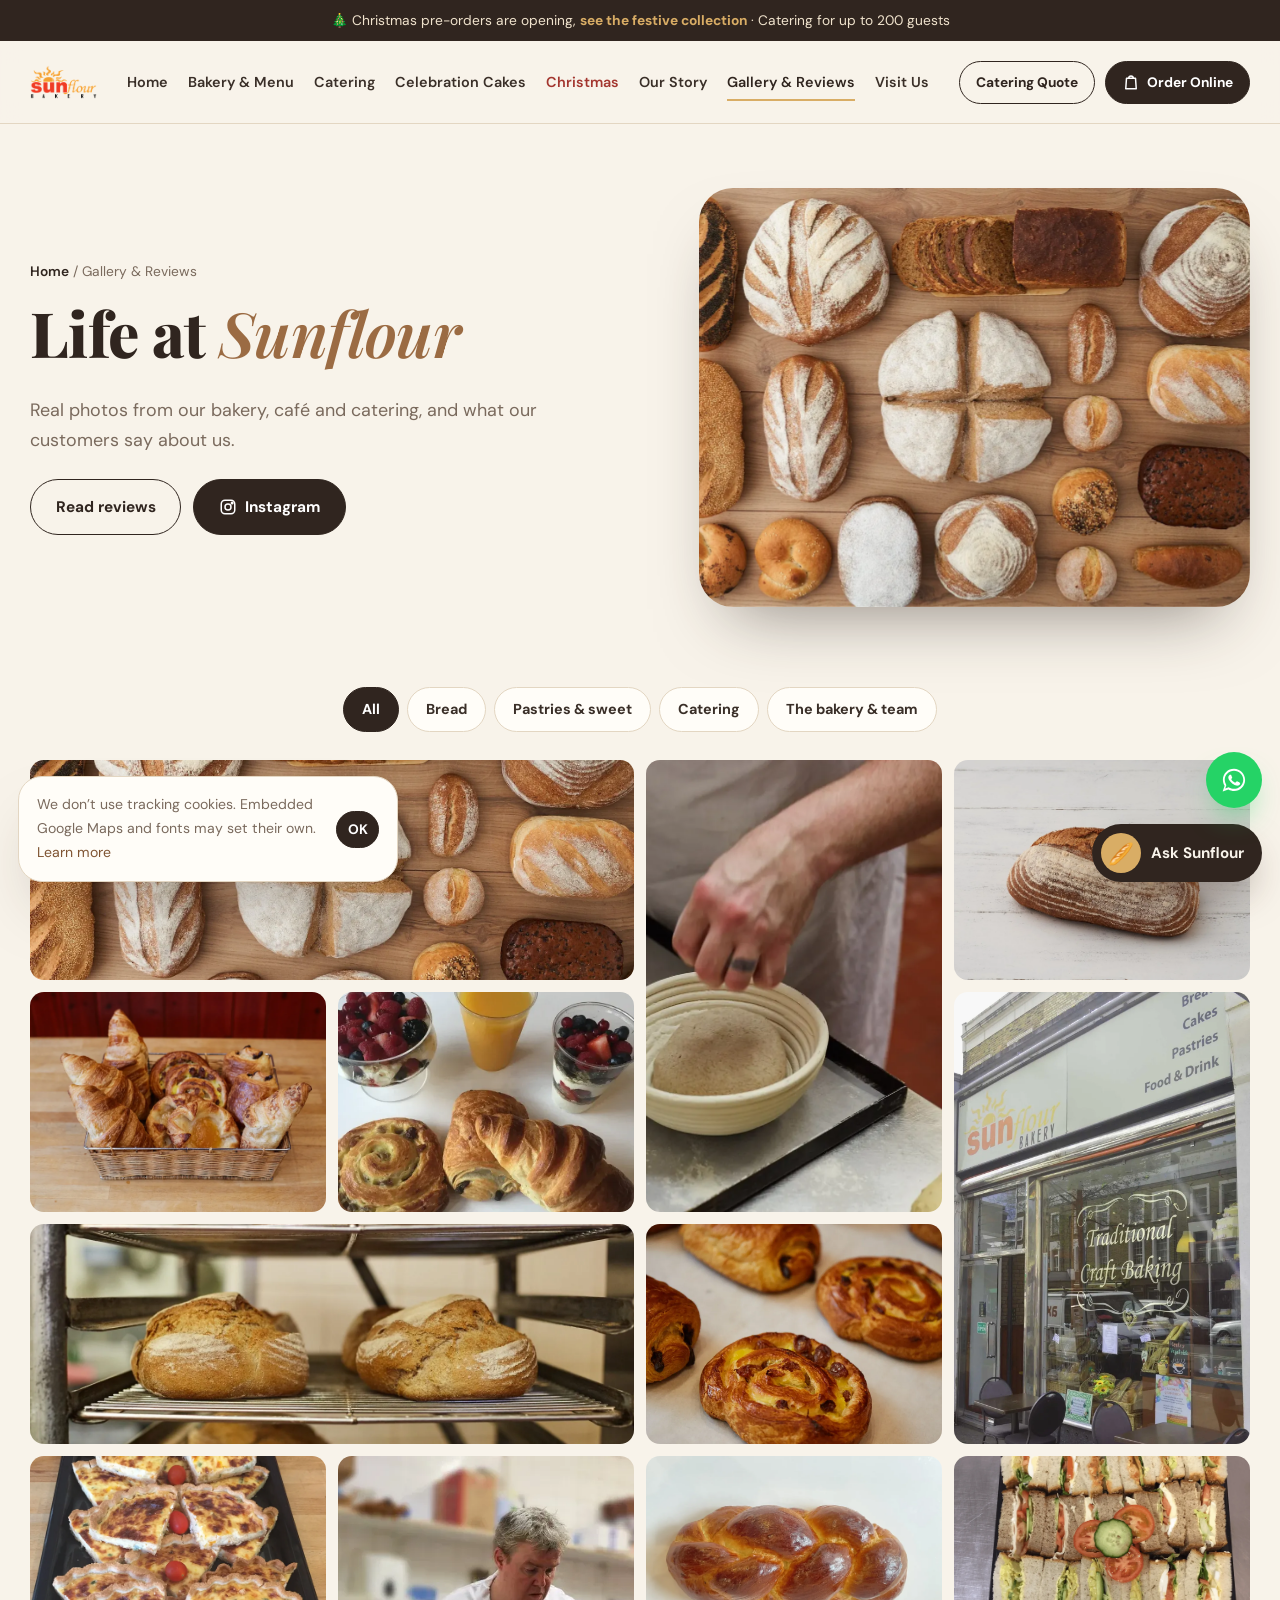
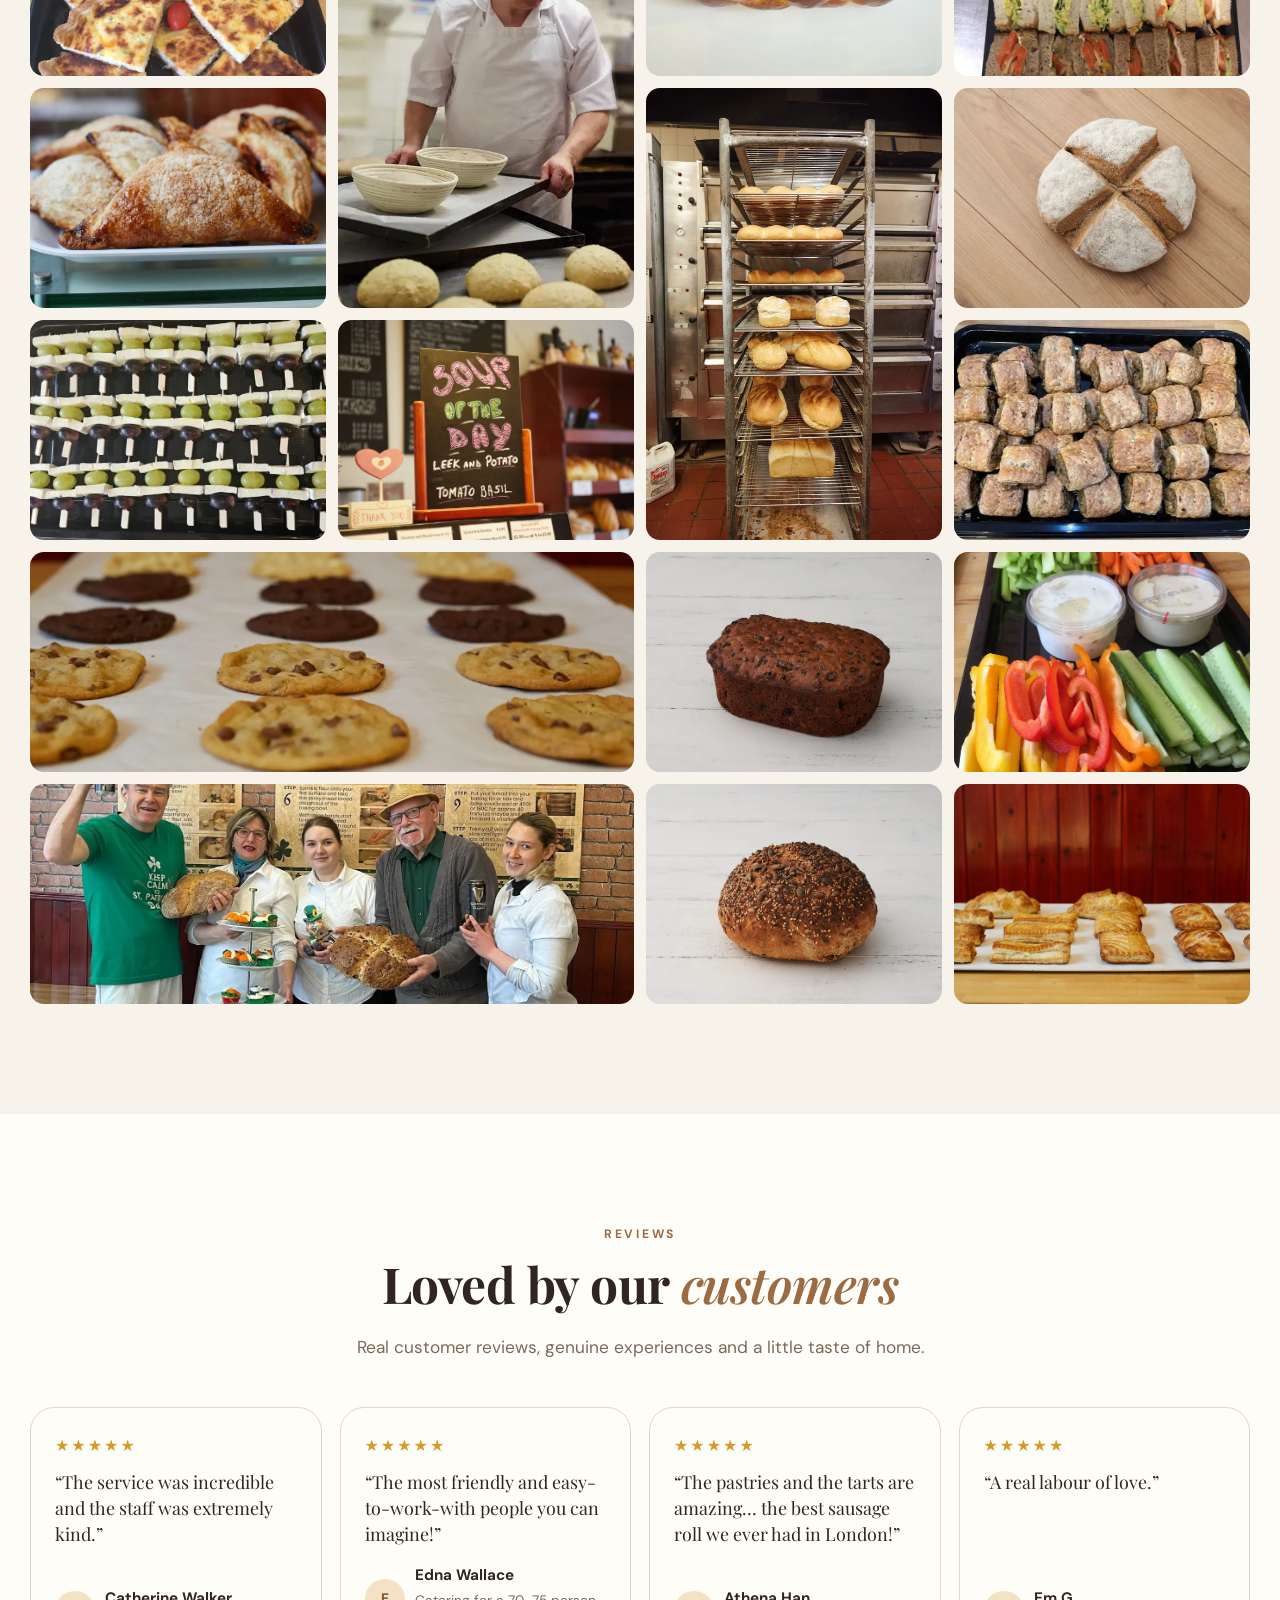
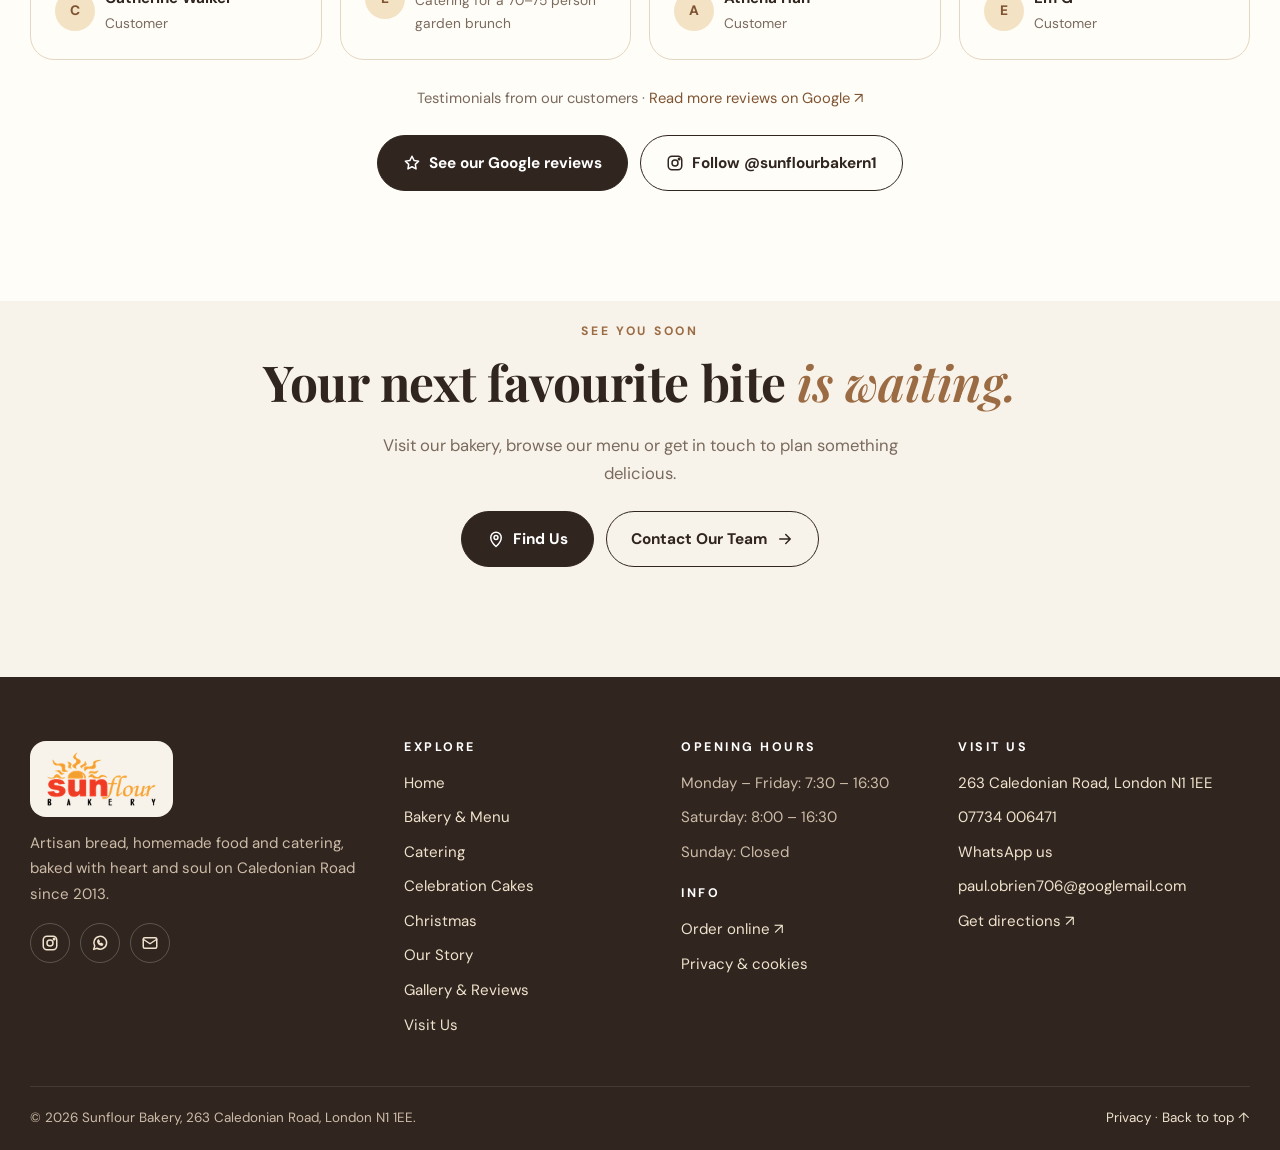
<file: sunflour-bakery-WEBSITE/gallery.html>
<!doctype html>
<html lang="en-GB" class="no-js">
<head>
<meta charset="utf-8">
<meta name="viewport" content="width=device-width, initial-scale=1, viewport-fit=cover">
<title>Gallery &amp; Reviews | Sunflour Bakery, North London</title>
<meta name="description" content="Photos of Sunflour Bakery’s artisan bread, pastries, catering and team on Caledonian Road, plus real customer reviews.">
<link rel="canonical" href="https://www.sunflourbakeryuk.com/gallery.html">
<meta name="theme-color" content="#30251f">
<meta property="og:type" content="website">
<meta property="og:site_name" content="Sunflour Bakery">
<meta property="og:title" content="Gallery &amp; Reviews | Sunflour Bakery, North London">
<meta property="og:description" content="Photos of Sunflour Bakery’s artisan bread, pastries, catering and team on Caledonian Road, plus real customer reviews.">
<meta property="og:url" content="https://www.sunflourbakeryuk.com/gallery.html">
<meta property="og:image" content="https://www.sunflourbakeryuk.com/og-image.jpg">
<meta property="og:locale" content="en_GB">
<meta name="twitter:card" content="summary_large_image">
<link rel="icon" href="favicon.png" type="image/png">
<link rel="manifest" href="site.webmanifest">
<link rel="preconnect" href="https://fonts.googleapis.com">
<link rel="preconnect" href="https://fonts.gstatic.com" crossorigin>
<link href="https://fonts.googleapis.com/css2?family=Playfair+Display:ital,wght@0,600;0,700;0,800;1,600&family=DM+Sans:wght@400;500;700&display=swap" rel="stylesheet">
<link rel="stylesheet" href="styles.css">
<script type="application/ld+json">{"@context": "https://schema.org", "@type": "Bakery", "name": "Sunflour Bakery", "url": "https://www.sunflourbakeryuk.com", "telephone": "+447734006471", "email": "paul.obrien706@googlemail.com", "image": "https://www.sunflourbakeryuk.com/og-image.jpg", "servesCuisine": ["Bakery", "Cafe", "Catering"], "foundingDate": "2013", "founder": [{"@type": "Person", "name": "Paul O'Brien"}, {"@type": "Person", "name": "Gabriela Cristea"}], "address": {"@type": "PostalAddress", "streetAddress": "263 Caledonian Road", "addressLocality": "London", "postalCode": "N1 1EE", "addressCountry": "GB"}, "openingHoursSpecification": [{"@type": "OpeningHoursSpecification", "dayOfWeek": ["Monday", "Tuesday", "Wednesday", "Thursday", "Friday"], "opens": "07:30", "closes": "16:30"}, {"@type": "OpeningHoursSpecification", "dayOfWeek": "Saturday", "opens": "08:00", "closes": "16:30"}], "hasMap": "https://www.google.com/maps/search/?api=1&query=Sunflour%20Bakery%2C%20263%20Caledonian%20Road%2C%20London%20N1%201EE", "sameAs": ["https://www.instagram.com/sunflourbakern1/"], "potentialAction": {"@type": "OrderAction", "target": "https://sunflour-bakery.square.site/"}}</script>
<script defer src="site-config.js"></script>
<script defer src="main.js"></script>
<script defer src="chatbot.js"></script>
</head>
<body>
<a class="skip" href="#main">Skip to content</a>
<div class="announce">🎄 Christmas pre-orders are opening, <a href="christmas.html">see the festive collection</a> · Catering for up to 200 guests</div>
<header class="hdr">
  <div class="wrap hdr-in">
    <a class="logo" href="index.html" aria-label="Sunflour Bakery home"><img class="wordmark" src="sunflour-logo.png" alt="Sunflour Bakery" width="159" height="80"></a>
    <nav class="nav" id="nav" aria-label="Main"><ul><li><a href="index.html">Home</a></li><li><a href="bakery.html">Bakery & Menu</a></li><li><a href="catering.html">Catering</a></li><li><a href="cakes.html">Celebration Cakes</a></li><li><a href="christmas.html" class=nav-xmas>Christmas</a></li><li><a href="story.html">Our Story</a></li><li><a href="gallery.html" aria-current="page">Gallery & Reviews</a></li><li><a href="contact.html">Visit Us</a></li>
      <li class="m-only"><a class="btn btn-block" href="https://sunflour-bakery.square.site/" target="_blank" rel="noopener"><svg viewBox="0 0 24 24" fill="none" stroke="currentColor" stroke-width="2" stroke-linecap="round" stroke-linejoin="round" aria-hidden="true"><path d="M6 7h12l1 14H5z"/><path d="M9 7a3 3 0 0 1 6 0"/></svg> Order Online</a></li>
      <li class="m-only"><a href="tel:+447734006471"><svg viewBox="0 0 24 24" fill="none" stroke="currentColor" stroke-width="2" stroke-linecap="round" stroke-linejoin="round" aria-hidden="true"><path d="M22 16.9v3a2 2 0 0 1-2.2 2 19.8 19.8 0 0 1-8.6-3.1 19.5 19.5 0 0 1-6-6A19.8 19.8 0 0 1 2.1 4.2 2 2 0 0 1 4.1 2h3a2 2 0 0 1 2 1.7c.1.9.4 1.8.7 2.7a2 2 0 0 1-.5 2.1L8 9.8a16 16 0 0 0 6 6l1.3-1.3a2 2 0 0 1 2.1-.4c.9.3 1.8.6 2.7.7a2 2 0 0 1 1.7 2z"/></svg> 07734 006471</a></li></ul></nav>
    <div class="hdr-cta">
      <a class="btn btn-line btn-sm" href="catering.html#quote">Catering Quote</a>
      <a class="btn btn-sm" href="https://sunflour-bakery.square.site/" target="_blank" rel="noopener"><svg viewBox="0 0 24 24" fill="none" stroke="currentColor" stroke-width="2" stroke-linecap="round" stroke-linejoin="round" aria-hidden="true"><path d="M6 7h12l1 14H5z"/><path d="M9 7a3 3 0 0 1 6 0"/></svg> Order Online</a>
      <button class="burger" aria-label="Open menu" aria-expanded="false" aria-controls="nav"><span></span><span></span><span></span></button>
    </div>
  </div>
</header>
<main id="main">
<section class="phero"><div class="wrap phero-in">
  <div class="load"><div class="crumbs"><a href="index.html">Home</a> / Gallery &amp; Reviews</div><h1>Life at <em>Sunflour</em></h1><p class="lead">Real photos from our bakery, café and catering, and what our customers say about us.</p><div class="btn-row"><a class="btn btn-line" href="#reviews">Read reviews</a><a class="btn" href="https://www.instagram.com/sunflourbakern1/" target="_blank" rel="noopener"><svg viewBox="0 0 24 24" fill="none" stroke="currentColor" stroke-width="2" stroke-linecap="round" stroke-linejoin="round" aria-hidden="true"><rect x="3" y="3" width="18" height="18" rx="5"/><circle cx="12" cy="12" r="4"/><circle cx="17.5" cy="6.5" r="1"/></svg> Instagram</a></div></div>
  <div class="pic load"><img src="bread-flatlay.webp" alt="" width="1400" height="1000"></div>
</div></section>
<section class="sec" style="padding-top:40px"><div class="wrap">
  <div class="gfil rv" role="group" aria-label="Filter gallery"><button data-f="all" class=on aria-pressed="true">All</button><button data-f="bread" aria-pressed="false">Bread</button><button data-f="pastries" aria-pressed="false">Pastries & sweet</button><button data-f="catering" aria-pressed="false">Catering</button><button data-f="bakery" aria-pressed="false">The bakery & team</button></div>
  <div class="ggrid"><button class="gi wide" data-cat="bread" data-cap="Our artisan breads"><img src="bread-flatlay.webp" alt="Our artisan breads" loading="lazy"><span>Our artisan breads</span></button><button class="gi tall" data-cat="bakery" data-cap="Shaping the dough"><img src="shaping-bannetons.webp" alt="Shaping the dough" loading="lazy"><span>Shaping the dough</span></button><button class="gi " data-cat="bread" data-cap="Sourdough"><img src="sourdough.webp" alt="Sourdough" loading="lazy"><span>Sourdough</span></button><button class="gi " data-cat="pastries" data-cap="Croissants &amp; pastries"><img src="croissant-basket.webp" alt="Croissants &amp; pastries" loading="lazy"><span>Croissants & pastries</span></button><button class="gi " data-cat="catering" data-cap="Breakfast catering"><img src="breakfast-pastries.webp" alt="Breakfast catering" loading="lazy"><span>Breakfast catering</span></button><button class="gi tall" data-cat="bakery" data-cap="Our shop on Caledonian Road"><img src="shopfront.webp" alt="Our shop on Caledonian Road" loading="lazy"><span>Our shop on Caledonian Road</span></button><button class="gi wide" data-cat="bread" data-cap="Fresh from the oven"><img src="loaves-rack.webp" alt="Fresh from the oven" loading="lazy"><span>Fresh from the oven</span></button><button class="gi " data-cat="pastries" data-cap="Danish pastries"><img src="danish-pastries.webp" alt="Danish pastries" loading="lazy"><span>Danish pastries</span></button><button class="gi " data-cat="catering" data-cap="Quiche platter"><img src="quiche-tray.webp" alt="Quiche platter" loading="lazy"><span>Quiche platter</span></button><button class="gi tall" data-cat="bakery" data-cap="Paul at work"><img src="paul-baking.webp" alt="Paul at work" loading="lazy"><span>Paul at work</span></button><button class="gi " data-cat="bread" data-cap="Challa"><img src="challa.webp" alt="Challa" loading="lazy"><span>Challa</span></button><button class="gi " data-cat="catering" data-cap="Mixed sandwiches"><img src="mixed-sandwiches.webp" alt="Mixed sandwiches" loading="lazy"><span>Mixed sandwiches</span></button><button class="gi " data-cat="pastries" data-cap="Turnovers"><img src="turnovers.webp" alt="Turnovers" loading="lazy"><span>Turnovers</span></button><button class="gi tall" data-cat="bakery" data-cap="The bakery rack"><img src="bread-rack.webp" alt="The bakery rack" loading="lazy"><span>The bakery rack</span></button><button class="gi " data-cat="bread" data-cap="Irish soda bread"><img src="irish-soda.webp" alt="Irish soda bread" loading="lazy"><span>Irish soda bread</span></button><button class="gi " data-cat="catering" data-cap="Brie &amp; grape skewers"><img src="brie-grape-skewers.webp" alt="Brie &amp; grape skewers" loading="lazy"><span>Brie & grape skewers</span></button><button class="gi wide" data-cat="pastries" data-cap="Cookies"><img src="cookies-tray.webp" alt="Cookies" loading="lazy"><span>Cookies</span></button><button class="gi " data-cat="bakery" data-cap="Soup of the day"><img src="soup-of-the-day.webp" alt="Soup of the day" loading="lazy"><span>Soup of the day</span></button><button class="gi " data-cat="catering" data-cap="Sausage rolls"><img src="sausage-rolls.webp" alt="Sausage rolls" loading="lazy"><span>Sausage rolls</span></button><button class="gi " data-cat="bread" data-cap="Barmbrack"><img src="barmbrack.webp" alt="Barmbrack" loading="lazy"><span>Barmbrack</span></button><button class="gi wide" data-cat="bakery" data-cap="The Sunflour team"><img src="team-irish.webp" alt="The Sunflour team" loading="lazy"><span>The Sunflour team</span></button><button class="gi " data-cat="catering" data-cap="Crudités"><img src="crudites.webp" alt="Crudités" loading="lazy"><span>Crudités</span></button><button class="gi " data-cat="bread" data-cap="Multiseed"><img src="multiseed.webp" alt="Multiseed" loading="lazy"><span>Multiseed</span></button><button class="gi " data-cat="pastries" data-cap="Savoury pastries"><img src="savoury-pastries.webp" alt="Savoury pastries" loading="lazy"><span>Savoury pastries</span></button></div>
</div></section>
<section class="sec sec-paper" id="reviews"><div class="wrap">
  <div class="head center rv"><span class="eyebrow">Reviews</span><h2>Loved by our <em>customers</em></h2><p>Real customer reviews, genuine experiences and a little taste of home.</p></div>
  <div class="reviews"><figure class="rcard rv d1"><div class="stars" aria-label="5 out of 5 stars">★★★★★</div><blockquote>“The service was incredible and the staff was extremely kind.”</blockquote><figcaption><span class="avatar">C</span><span><b>Catherine Walker</b>Customer</span></figcaption></figure><figure class="rcard rv d2"><div class="stars" aria-label="5 out of 5 stars">★★★★★</div><blockquote>“The most friendly and easy-to-work-with people you can imagine!”</blockquote><figcaption><span class="avatar">E</span><span><b>Edna Wallace</b>Catering for a 70–75 person garden brunch</span></figcaption></figure><figure class="rcard rv d3"><div class="stars" aria-label="5 out of 5 stars">★★★★★</div><blockquote>“The pastries and the tarts are amazing… the best sausage roll we ever had in London!”</blockquote><figcaption><span class="avatar">A</span><span><b>Athena Han</b>Customer</span></figcaption></figure><figure class="rcard rv d4"><div class="stars" aria-label="5 out of 5 stars">★★★★★</div><blockquote>“A real labour of love.”</blockquote><figcaption><span class="avatar">E</span><span><b>Em G</b>Customer</span></figcaption></figure></div>
    <p class="review-src">Testimonials from our customers · <a href="https://www.google.com/search?q=Sunflour+Bakery+London+Reviews" target="_blank" rel="noopener">Read more reviews on Google ↗</a></p>
  <div class="btn-row rv" style="justify-content:center;margin-top:24px"><a class="btn" href="https://www.google.com/search?q=Sunflour+Bakery+London+Reviews" target="_blank" rel="noopener"><svg viewBox="0 0 24 24" fill="none" stroke="currentColor" stroke-width="2" stroke-linecap="round" stroke-linejoin="round" aria-hidden="true"><path d="m12 3 2.7 5.6 6.1.9-4.4 4.3 1 6.1L12 17l-5.4 2.9 1-6.1L3.2 9.5l6.1-.9z"/></svg> See our Google reviews</a><a class="btn btn-line" href="https://www.instagram.com/sunflourbakern1/" target="_blank" rel="noopener"><svg viewBox="0 0 24 24" fill="none" stroke="currentColor" stroke-width="2" stroke-linecap="round" stroke-linejoin="round" aria-hidden="true"><rect x="3" y="3" width="18" height="18" rx="5"/><circle cx="12" cy="12" r="4"/><circle cx="17.5" cy="6.5" r="1"/></svg> Follow @sunflourbakern1</a></div>
</div></section>
<div class="lightbox" hidden><button class="lb-x" aria-label="Close">✕</button><button class="lb-nav lb-prev" aria-label="Previous photo">‹</button><figure><img alt=""><figcaption></figcaption></figure><button class="lb-nav lb-next" aria-label="Next photo">›</button></div>
<section class="sec final" style="padding-top:20px"><div class="wrap rv">
  <span class="eyebrow">See you soon</span><h2>Your next favourite bite <em>is waiting.</em></h2>
  <p style="color:var(--muted);max-width:560px;margin:0 auto">Visit our bakery, browse our menu or get in touch to plan something delicious.</p>
  <div class="btn-row"><a class="btn" href="contact.html"><svg viewBox="0 0 24 24" fill="none" stroke="currentColor" stroke-width="2" stroke-linecap="round" stroke-linejoin="round" aria-hidden="true"><path d="M12 22s7-6.2 7-12a7 7 0 0 0-14 0c0 5.8 7 12 7 12z"/><circle cx="12" cy="10" r="2.6"/></svg> Find Us</a><a class="btn btn-line" href="contact.html#enquiry">Contact Our Team <svg class="arr" viewBox="0 0 24 24" fill="none" stroke="currentColor" stroke-width="2" stroke-linecap="round" stroke-linejoin="round" aria-hidden="true"><path d="M5 12h14M13 6l6 6-6 6"/></svg></a></div>
</div></section>
</main>
<footer class="foot">
  <div class="wrap foot-grid">
    <div>
      <a class="logo foot-logo" href="index.html"><img class="wordmark" src="sunflour-logo.png" alt="Sunflour Bakery" width="159" height="80"></a>
      <p>Artisan bread, homemade food and catering, baked with heart and soul on Caledonian Road since 2013.</p>
      <div class="socials"><a href="https://www.instagram.com/sunflourbakern1/" target="_blank" rel="noopener" aria-label="Sunflour Bakery on Instagram"><svg viewBox="0 0 24 24" fill="none" stroke="currentColor" stroke-width="2" stroke-linecap="round" stroke-linejoin="round" aria-hidden="true"><rect x="3" y="3" width="18" height="18" rx="5"/><circle cx="12" cy="12" r="4"/><circle cx="17.5" cy="6.5" r="1"/></svg></a><a href="https://wa.me/447734006471?text=Hi%20Sunflour%20Bakery!%20" target="_blank" rel="noopener" aria-label="WhatsApp Sunflour Bakery"><svg viewBox="0 0 24 24" fill="none" stroke="currentColor" stroke-width="2" stroke-linecap="round" stroke-linejoin="round" aria-hidden="true"><path d="M3.5 20.5 5 16a8.5 8.5 0 1 1 3 3z"/><path d="M9 9.5c0 3 2.5 5.5 5.5 5.5l1-1.5-2-1-1 1c-1-.5-2-1.5-2.5-2.5l1-1-1-2z"/></svg></a><a href="mailto:paul.obrien706@googlemail.com" aria-label="Email Sunflour Bakery"><svg viewBox="0 0 24 24" fill="none" stroke="currentColor" stroke-width="2" stroke-linecap="round" stroke-linejoin="round" aria-hidden="true"><rect x="3" y="5" width="18" height="14" rx="2"/><path d="m3 7 9 6 9-6"/></svg></a></div>
    </div>
    <div><h4>Explore</h4><ul><li><a href="index.html">Home</a></li><li><a href="bakery.html">Bakery & Menu</a></li><li><a href="catering.html">Catering</a></li><li><a href="cakes.html">Celebration Cakes</a></li><li><a href="christmas.html">Christmas</a></li><li><a href="story.html">Our Story</a></li><li><a href="gallery.html">Gallery & Reviews</a></li><li><a href="contact.html">Visit Us</a></li></ul></div>
    <div><h4>Opening hours</h4><ul><li>Monday – Friday: 7:30 – 16:30</li><li>Saturday: 8:00 – 16:30</li><li>Sunday: Closed</li></ul><h4 style="margin-top:22px">Info</h4><ul><li><a href="https://sunflour-bakery.square.site/" target="_blank" rel="noopener">Order online ↗</a></li><li><a href="privacy.html">Privacy &amp; cookies</a></li></ul></div>
    <div><h4>Visit us</h4><ul>
      <li><a href="https://www.google.com/maps/search/?api=1&query=Sunflour%20Bakery%2C%20263%20Caledonian%20Road%2C%20London%20N1%201EE" target="_blank" rel="noopener">263 Caledonian Road, London N1 1EE</a></li>
      <li><a href="tel:+447734006471">07734 006471</a></li>
      <li><a href="https://wa.me/447734006471?text=Hi%20Sunflour%20Bakery!%20" target="_blank" rel="noopener">WhatsApp us</a></li>
      <li><a href="mailto:paul.obrien706@googlemail.com">paul.obrien706@googlemail.com</a></li>
      <li><a href="https://www.google.com/maps/search/?api=1&query=Sunflour%20Bakery%2C%20263%20Caledonian%20Road%2C%20London%20N1%201EE" target="_blank" rel="noopener">Get directions ↗</a></li>
    </ul></div>
  </div>
  <div class="wrap foot-bottom"><span>© <span data-year>2026</span> Sunflour Bakery, 263 Caledonian Road, London N1 1EE.</span><span><a href="privacy.html">Privacy</a> · <a href="#main">Back to top ↑</a></span></div>
</footer>
<a class="wa-float" href="https://wa.me/447734006471?text=Hi%20Sunflour%20Bakery!%20I%20have%20a%20question%20about%20" target="_blank" rel="noopener" aria-label="Chat with Sunflour Bakery on WhatsApp"><svg viewBox="0 0 32 32" aria-hidden="true"><path fill="currentColor" d="M16 3C9 3 3.3 8.6 3.3 15.6c0 2.5.7 4.9 2 7L3 29l6.6-2.2c2 1.1 4.2 1.7 6.4 1.7 7 0 12.7-5.6 12.7-12.6S23 3 16 3zm0 23.1c-2 0-4-.6-5.7-1.6l-.4-.2-3.9 1.3 1.3-3.8-.3-.4a10.4 10.4 0 0 1-1.6-5.6C5.4 9.9 10.1 5.3 16 5.3s10.6 4.6 10.6 10.3S21.9 26.1 16 26.1zm5.8-7.7c-.3-.2-1.9-.9-2.2-1-.3-.1-.5-.2-.7.2l-1 1.2c-.2.2-.4.2-.7.1-.3-.2-1.3-.5-2.5-1.5-.9-.8-1.5-1.8-1.7-2.1-.2-.3 0-.5.1-.6l.5-.6.3-.5c.1-.2 0-.4 0-.6l-1-2.4c-.3-.6-.5-.5-.7-.5h-.6c-.2 0-.6.1-.9.4-.3.3-1.2 1.1-1.2 2.7s1.2 3.2 1.4 3.4c.2.2 2.4 3.6 5.7 5 .8.3 1.4.5 1.9.7.8.2 1.5.2 2.1.1.6-.1 1.9-.8 2.2-1.5.3-.7.3-1.4.2-1.5-.1-.1-.3-.2-.6-.3z"/></svg></a>
<div class="mbar"><a class="btn btn-line" href="tel:+447734006471"><svg viewBox="0 0 24 24" fill="none" stroke="currentColor" stroke-width="2" stroke-linecap="round" stroke-linejoin="round" aria-hidden="true"><path d="M22 16.9v3a2 2 0 0 1-2.2 2 19.8 19.8 0 0 1-8.6-3.1 19.5 19.5 0 0 1-6-6A19.8 19.8 0 0 1 2.1 4.2 2 2 0 0 1 4.1 2h3a2 2 0 0 1 2 1.7c.1.9.4 1.8.7 2.7a2 2 0 0 1-.5 2.1L8 9.8a16 16 0 0 0 6 6l1.3-1.3a2 2 0 0 1 2.1-.4c.9.3 1.8.6 2.7.7a2 2 0 0 1 1.7 2z"/></svg> Call</a><a class="btn" href="https://sunflour-bakery.square.site/" target="_blank" rel="noopener"><svg viewBox="0 0 24 24" fill="none" stroke="currentColor" stroke-width="2" stroke-linecap="round" stroke-linejoin="round" aria-hidden="true"><path d="M6 7h12l1 14H5z"/><path d="M9 7a3 3 0 0 1 6 0"/></svg> Order Online</a></div>
<div class="cookie" hidden><p>We don’t use tracking cookies. Embedded Google Maps and fonts may set their own. <a href="privacy.html">Learn more</a></p><button class="btn btn-sm" type="button">OK</button></div>
</body>
</html>
</file>
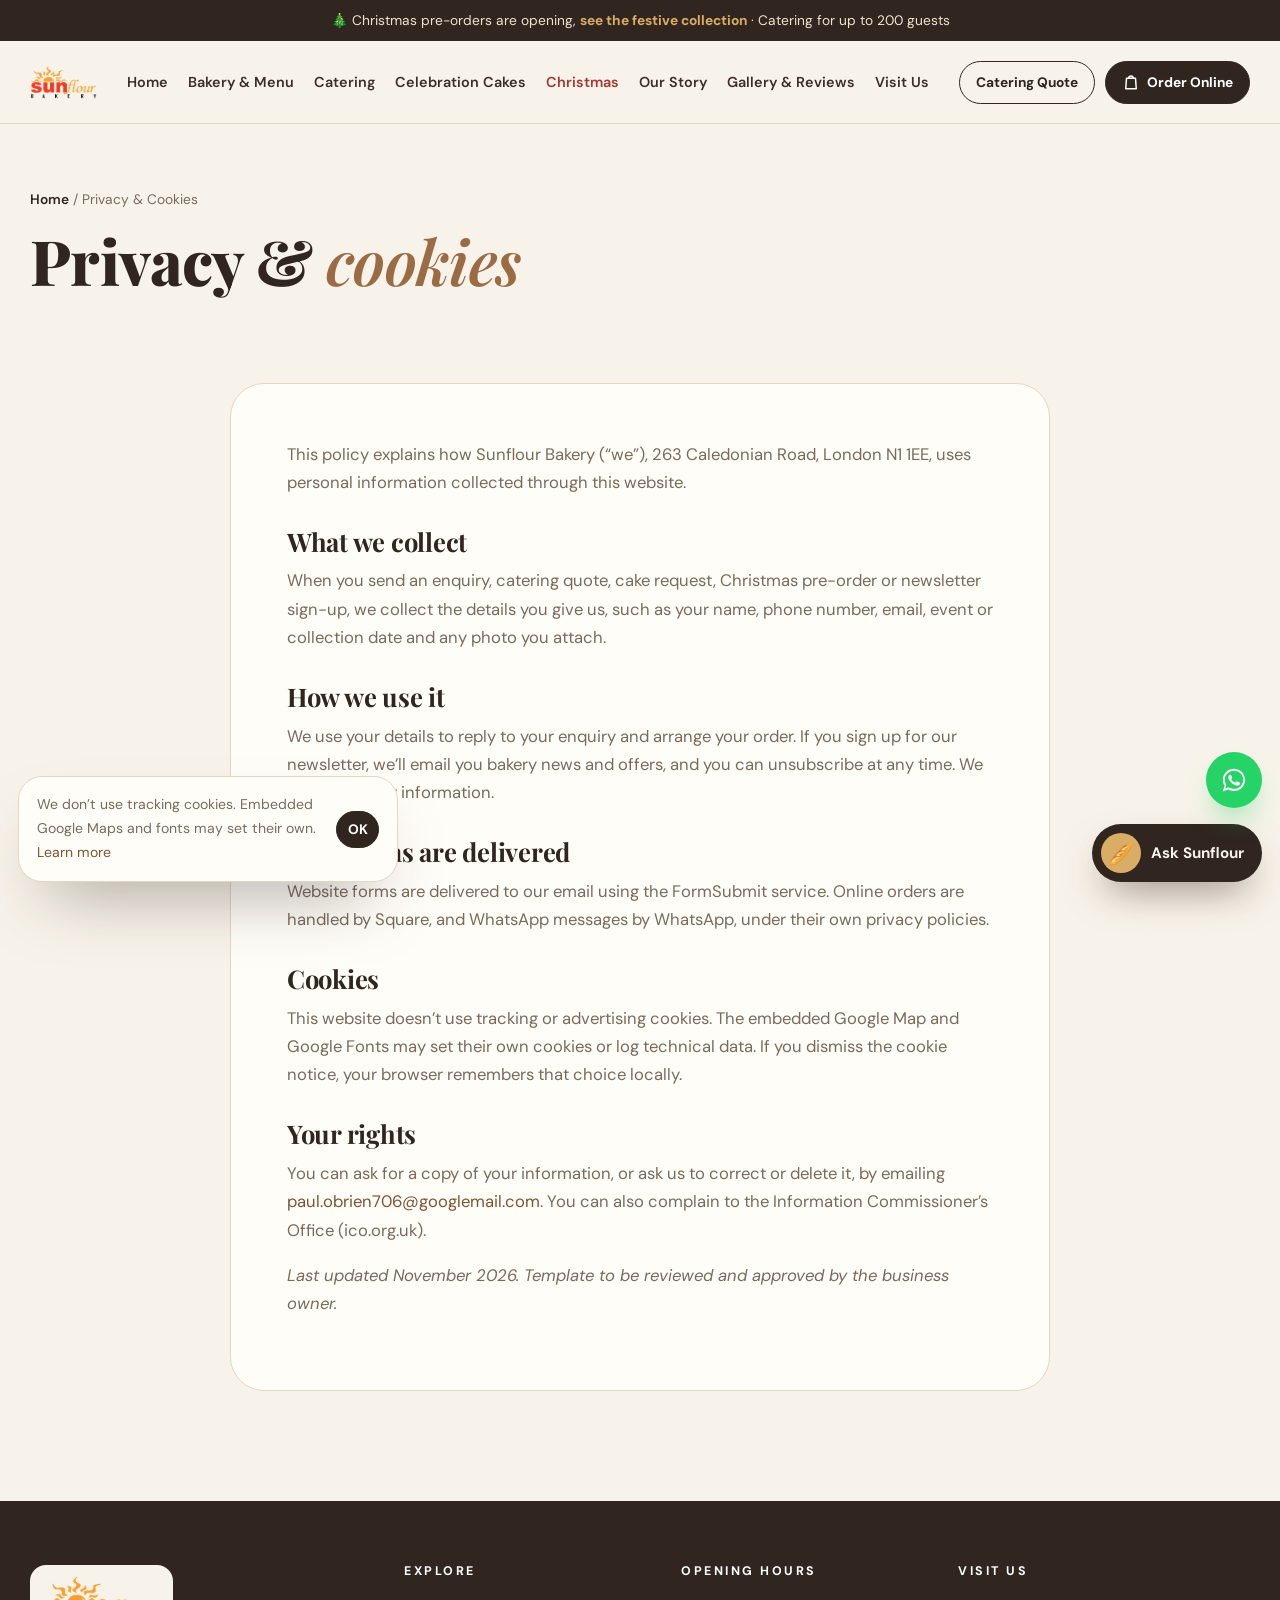
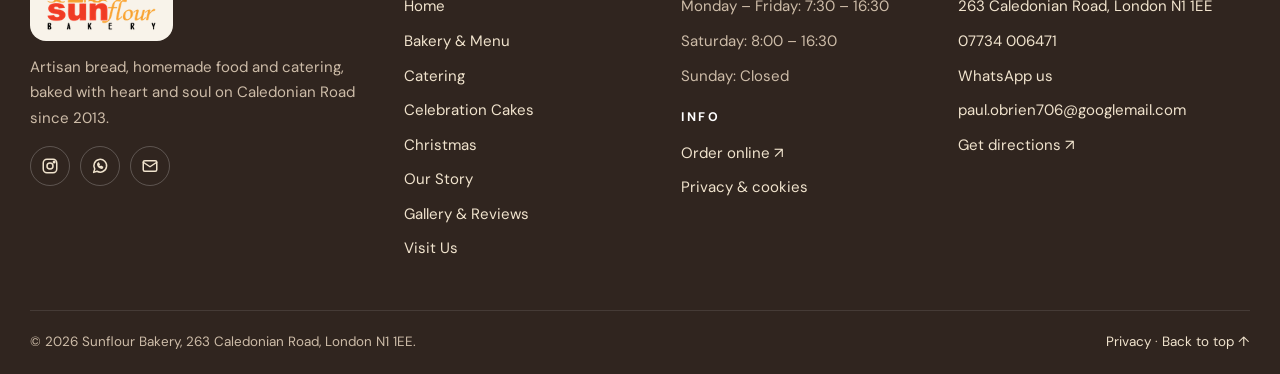
<file: sunflour-bakery-WEBSITE/privacy.html>
<!doctype html>
<html lang="en-GB" class="no-js">
<head>
<meta charset="utf-8">
<meta name="viewport" content="width=device-width, initial-scale=1, viewport-fit=cover">
<title>Privacy &amp; Cookies | Sunflour Bakery</title>
<meta name="description" content="Privacy and cookie policy for the Sunflour Bakery website.">
<link rel="canonical" href="https://www.sunflourbakeryuk.com/privacy.html">
<meta name="theme-color" content="#30251f">
<meta property="og:type" content="website">
<meta property="og:site_name" content="Sunflour Bakery">
<meta property="og:title" content="Privacy &amp; Cookies | Sunflour Bakery">
<meta property="og:description" content="Privacy and cookie policy for the Sunflour Bakery website.">
<meta property="og:url" content="https://www.sunflourbakeryuk.com/privacy.html">
<meta property="og:image" content="https://www.sunflourbakeryuk.com/og-image.jpg">
<meta property="og:locale" content="en_GB">
<meta name="twitter:card" content="summary_large_image">
<link rel="icon" href="favicon.png" type="image/png">
<link rel="manifest" href="site.webmanifest">
<link rel="preconnect" href="https://fonts.googleapis.com">
<link rel="preconnect" href="https://fonts.gstatic.com" crossorigin>
<link href="https://fonts.googleapis.com/css2?family=Playfair+Display:ital,wght@0,600;0,700;0,800;1,600&family=DM+Sans:wght@400;500;700&display=swap" rel="stylesheet">
<link rel="stylesheet" href="styles.css">
<script type="application/ld+json">{"@context": "https://schema.org", "@type": "Bakery", "name": "Sunflour Bakery", "url": "https://www.sunflourbakeryuk.com", "telephone": "+447734006471", "email": "paul.obrien706@googlemail.com", "image": "https://www.sunflourbakeryuk.com/og-image.jpg", "servesCuisine": ["Bakery", "Cafe", "Catering"], "foundingDate": "2013", "founder": [{"@type": "Person", "name": "Paul O'Brien"}, {"@type": "Person", "name": "Gabriela Cristea"}], "address": {"@type": "PostalAddress", "streetAddress": "263 Caledonian Road", "addressLocality": "London", "postalCode": "N1 1EE", "addressCountry": "GB"}, "openingHoursSpecification": [{"@type": "OpeningHoursSpecification", "dayOfWeek": ["Monday", "Tuesday", "Wednesday", "Thursday", "Friday"], "opens": "07:30", "closes": "16:30"}, {"@type": "OpeningHoursSpecification", "dayOfWeek": "Saturday", "opens": "08:00", "closes": "16:30"}], "hasMap": "https://www.google.com/maps/search/?api=1&query=Sunflour%20Bakery%2C%20263%20Caledonian%20Road%2C%20London%20N1%201EE", "sameAs": ["https://www.instagram.com/sunflourbakern1/"], "potentialAction": {"@type": "OrderAction", "target": "https://sunflour-bakery.square.site/"}}</script>
<script defer src="site-config.js"></script>
<script defer src="main.js"></script>
<script defer src="chatbot.js"></script>
</head>
<body>
<a class="skip" href="#main">Skip to content</a>
<div class="announce">🎄 Christmas pre-orders are opening, <a href="christmas.html">see the festive collection</a> · Catering for up to 200 guests</div>
<header class="hdr">
  <div class="wrap hdr-in">
    <a class="logo" href="index.html" aria-label="Sunflour Bakery home"><img class="wordmark" src="sunflour-logo.png" alt="Sunflour Bakery" width="159" height="80"></a>
    <nav class="nav" id="nav" aria-label="Main"><ul><li><a href="index.html">Home</a></li><li><a href="bakery.html">Bakery & Menu</a></li><li><a href="catering.html">Catering</a></li><li><a href="cakes.html">Celebration Cakes</a></li><li><a href="christmas.html" class=nav-xmas>Christmas</a></li><li><a href="story.html">Our Story</a></li><li><a href="gallery.html">Gallery & Reviews</a></li><li><a href="contact.html">Visit Us</a></li>
      <li class="m-only"><a class="btn btn-block" href="https://sunflour-bakery.square.site/" target="_blank" rel="noopener"><svg viewBox="0 0 24 24" fill="none" stroke="currentColor" stroke-width="2" stroke-linecap="round" stroke-linejoin="round" aria-hidden="true"><path d="M6 7h12l1 14H5z"/><path d="M9 7a3 3 0 0 1 6 0"/></svg> Order Online</a></li>
      <li class="m-only"><a href="tel:+447734006471"><svg viewBox="0 0 24 24" fill="none" stroke="currentColor" stroke-width="2" stroke-linecap="round" stroke-linejoin="round" aria-hidden="true"><path d="M22 16.9v3a2 2 0 0 1-2.2 2 19.8 19.8 0 0 1-8.6-3.1 19.5 19.5 0 0 1-6-6A19.8 19.8 0 0 1 2.1 4.2 2 2 0 0 1 4.1 2h3a2 2 0 0 1 2 1.7c.1.9.4 1.8.7 2.7a2 2 0 0 1-.5 2.1L8 9.8a16 16 0 0 0 6 6l1.3-1.3a2 2 0 0 1 2.1-.4c.9.3 1.8.6 2.7.7a2 2 0 0 1 1.7 2z"/></svg> 07734 006471</a></li></ul></nav>
    <div class="hdr-cta">
      <a class="btn btn-line btn-sm" href="catering.html#quote">Catering Quote</a>
      <a class="btn btn-sm" href="https://sunflour-bakery.square.site/" target="_blank" rel="noopener"><svg viewBox="0 0 24 24" fill="none" stroke="currentColor" stroke-width="2" stroke-linecap="round" stroke-linejoin="round" aria-hidden="true"><path d="M6 7h12l1 14H5z"/><path d="M9 7a3 3 0 0 1 6 0"/></svg> Order Online</a>
      <button class="burger" aria-label="Open menu" aria-expanded="false" aria-controls="nav"><span></span><span></span><span></span></button>
    </div>
  </div>
</header>
<main id="main">
<section class="phero"><div class="wrap load"><div class="crumbs"><a href="index.html">Home</a> / Privacy &amp; Cookies</div><h1>Privacy &amp; <em>cookies</em></h1></div></section>
<section class="sec" style="padding-top:20px"><div class="wrap"><div class="legal">
<p>This policy explains how Sunflour Bakery (“we”), 263 Caledonian Road, London N1 1EE, uses personal information collected through this website.</p>
<h2>What we collect</h2><p>When you send an enquiry, catering quote, cake request, Christmas pre-order or newsletter sign-up, we collect the details you give us, such as your name, phone number, email, event or collection date and any photo you attach.</p>
<h2>How we use it</h2><p>We use your details to reply to your enquiry and arrange your order. If you sign up for our newsletter, we’ll email you bakery news and offers, and you can unsubscribe at any time. We never sell your information.</p>
<h2>How forms are delivered</h2><p>Website forms are delivered to our email using the FormSubmit service. Online orders are handled by Square, and WhatsApp messages by WhatsApp, under their own privacy policies.</p>
<h2>Cookies</h2><p>This website doesn’t use tracking or advertising cookies. The embedded Google Map and Google Fonts may set their own cookies or log technical data. If you dismiss the cookie notice, your browser remembers that choice locally.</p>
<h2>Your rights</h2><p>You can ask for a copy of your information, or ask us to correct or delete it, by emailing <a href="mailto:paul.obrien706@googlemail.com">paul.obrien706@googlemail.com</a>. You can also complain to the Information Commissioner’s Office (ico.org.uk).</p>
<p><em>Last updated November 2026. Template to be reviewed and approved by the business owner.</em></p>
</div></div></section>
</main>
<footer class="foot">
  <div class="wrap foot-grid">
    <div>
      <a class="logo foot-logo" href="index.html"><img class="wordmark" src="sunflour-logo.png" alt="Sunflour Bakery" width="159" height="80"></a>
      <p>Artisan bread, homemade food and catering, baked with heart and soul on Caledonian Road since 2013.</p>
      <div class="socials"><a href="https://www.instagram.com/sunflourbakern1/" target="_blank" rel="noopener" aria-label="Sunflour Bakery on Instagram"><svg viewBox="0 0 24 24" fill="none" stroke="currentColor" stroke-width="2" stroke-linecap="round" stroke-linejoin="round" aria-hidden="true"><rect x="3" y="3" width="18" height="18" rx="5"/><circle cx="12" cy="12" r="4"/><circle cx="17.5" cy="6.5" r="1"/></svg></a><a href="https://wa.me/447734006471?text=Hi%20Sunflour%20Bakery!%20" target="_blank" rel="noopener" aria-label="WhatsApp Sunflour Bakery"><svg viewBox="0 0 24 24" fill="none" stroke="currentColor" stroke-width="2" stroke-linecap="round" stroke-linejoin="round" aria-hidden="true"><path d="M3.5 20.5 5 16a8.5 8.5 0 1 1 3 3z"/><path d="M9 9.5c0 3 2.5 5.5 5.5 5.5l1-1.5-2-1-1 1c-1-.5-2-1.5-2.5-2.5l1-1-1-2z"/></svg></a><a href="mailto:paul.obrien706@googlemail.com" aria-label="Email Sunflour Bakery"><svg viewBox="0 0 24 24" fill="none" stroke="currentColor" stroke-width="2" stroke-linecap="round" stroke-linejoin="round" aria-hidden="true"><rect x="3" y="5" width="18" height="14" rx="2"/><path d="m3 7 9 6 9-6"/></svg></a></div>
    </div>
    <div><h4>Explore</h4><ul><li><a href="index.html">Home</a></li><li><a href="bakery.html">Bakery & Menu</a></li><li><a href="catering.html">Catering</a></li><li><a href="cakes.html">Celebration Cakes</a></li><li><a href="christmas.html">Christmas</a></li><li><a href="story.html">Our Story</a></li><li><a href="gallery.html">Gallery & Reviews</a></li><li><a href="contact.html">Visit Us</a></li></ul></div>
    <div><h4>Opening hours</h4><ul><li>Monday – Friday: 7:30 – 16:30</li><li>Saturday: 8:00 – 16:30</li><li>Sunday: Closed</li></ul><h4 style="margin-top:22px">Info</h4><ul><li><a href="https://sunflour-bakery.square.site/" target="_blank" rel="noopener">Order online ↗</a></li><li><a href="privacy.html">Privacy &amp; cookies</a></li></ul></div>
    <div><h4>Visit us</h4><ul>
      <li><a href="https://www.google.com/maps/search/?api=1&query=Sunflour%20Bakery%2C%20263%20Caledonian%20Road%2C%20London%20N1%201EE" target="_blank" rel="noopener">263 Caledonian Road, London N1 1EE</a></li>
      <li><a href="tel:+447734006471">07734 006471</a></li>
      <li><a href="https://wa.me/447734006471?text=Hi%20Sunflour%20Bakery!%20" target="_blank" rel="noopener">WhatsApp us</a></li>
      <li><a href="mailto:paul.obrien706@googlemail.com">paul.obrien706@googlemail.com</a></li>
      <li><a href="https://www.google.com/maps/search/?api=1&query=Sunflour%20Bakery%2C%20263%20Caledonian%20Road%2C%20London%20N1%201EE" target="_blank" rel="noopener">Get directions ↗</a></li>
    </ul></div>
  </div>
  <div class="wrap foot-bottom"><span>© <span data-year>2026</span> Sunflour Bakery, 263 Caledonian Road, London N1 1EE.</span><span><a href="privacy.html">Privacy</a> · <a href="#main">Back to top ↑</a></span></div>
</footer>
<a class="wa-float" href="https://wa.me/447734006471?text=Hi%20Sunflour%20Bakery!%20I%20have%20a%20question%20about%20" target="_blank" rel="noopener" aria-label="Chat with Sunflour Bakery on WhatsApp"><svg viewBox="0 0 32 32" aria-hidden="true"><path fill="currentColor" d="M16 3C9 3 3.3 8.6 3.3 15.6c0 2.5.7 4.9 2 7L3 29l6.6-2.2c2 1.1 4.2 1.7 6.4 1.7 7 0 12.7-5.6 12.7-12.6S23 3 16 3zm0 23.1c-2 0-4-.6-5.7-1.6l-.4-.2-3.9 1.3 1.3-3.8-.3-.4a10.4 10.4 0 0 1-1.6-5.6C5.4 9.9 10.1 5.3 16 5.3s10.6 4.6 10.6 10.3S21.9 26.1 16 26.1zm5.8-7.7c-.3-.2-1.9-.9-2.2-1-.3-.1-.5-.2-.7.2l-1 1.2c-.2.2-.4.2-.7.1-.3-.2-1.3-.5-2.5-1.5-.9-.8-1.5-1.8-1.7-2.1-.2-.3 0-.5.1-.6l.5-.6.3-.5c.1-.2 0-.4 0-.6l-1-2.4c-.3-.6-.5-.5-.7-.5h-.6c-.2 0-.6.1-.9.4-.3.3-1.2 1.1-1.2 2.7s1.2 3.2 1.4 3.4c.2.2 2.4 3.6 5.7 5 .8.3 1.4.5 1.9.7.8.2 1.5.2 2.1.1.6-.1 1.9-.8 2.2-1.5.3-.7.3-1.4.2-1.5-.1-.1-.3-.2-.6-.3z"/></svg></a>
<div class="mbar"><a class="btn btn-line" href="tel:+447734006471"><svg viewBox="0 0 24 24" fill="none" stroke="currentColor" stroke-width="2" stroke-linecap="round" stroke-linejoin="round" aria-hidden="true"><path d="M22 16.9v3a2 2 0 0 1-2.2 2 19.8 19.8 0 0 1-8.6-3.1 19.5 19.5 0 0 1-6-6A19.8 19.8 0 0 1 2.1 4.2 2 2 0 0 1 4.1 2h3a2 2 0 0 1 2 1.7c.1.9.4 1.8.7 2.7a2 2 0 0 1-.5 2.1L8 9.8a16 16 0 0 0 6 6l1.3-1.3a2 2 0 0 1 2.1-.4c.9.3 1.8.6 2.7.7a2 2 0 0 1 1.7 2z"/></svg> Call</a><a class="btn" href="https://sunflour-bakery.square.site/" target="_blank" rel="noopener"><svg viewBox="0 0 24 24" fill="none" stroke="currentColor" stroke-width="2" stroke-linecap="round" stroke-linejoin="round" aria-hidden="true"><path d="M6 7h12l1 14H5z"/><path d="M9 7a3 3 0 0 1 6 0"/></svg> Order Online</a></div>
<div class="cookie" hidden><p>We don’t use tracking cookies. Embedded Google Maps and fonts may set their own. <a href="privacy.html">Learn more</a></p><button class="btn btn-sm" type="button">OK</button></div>
</body>
</html>
</file>
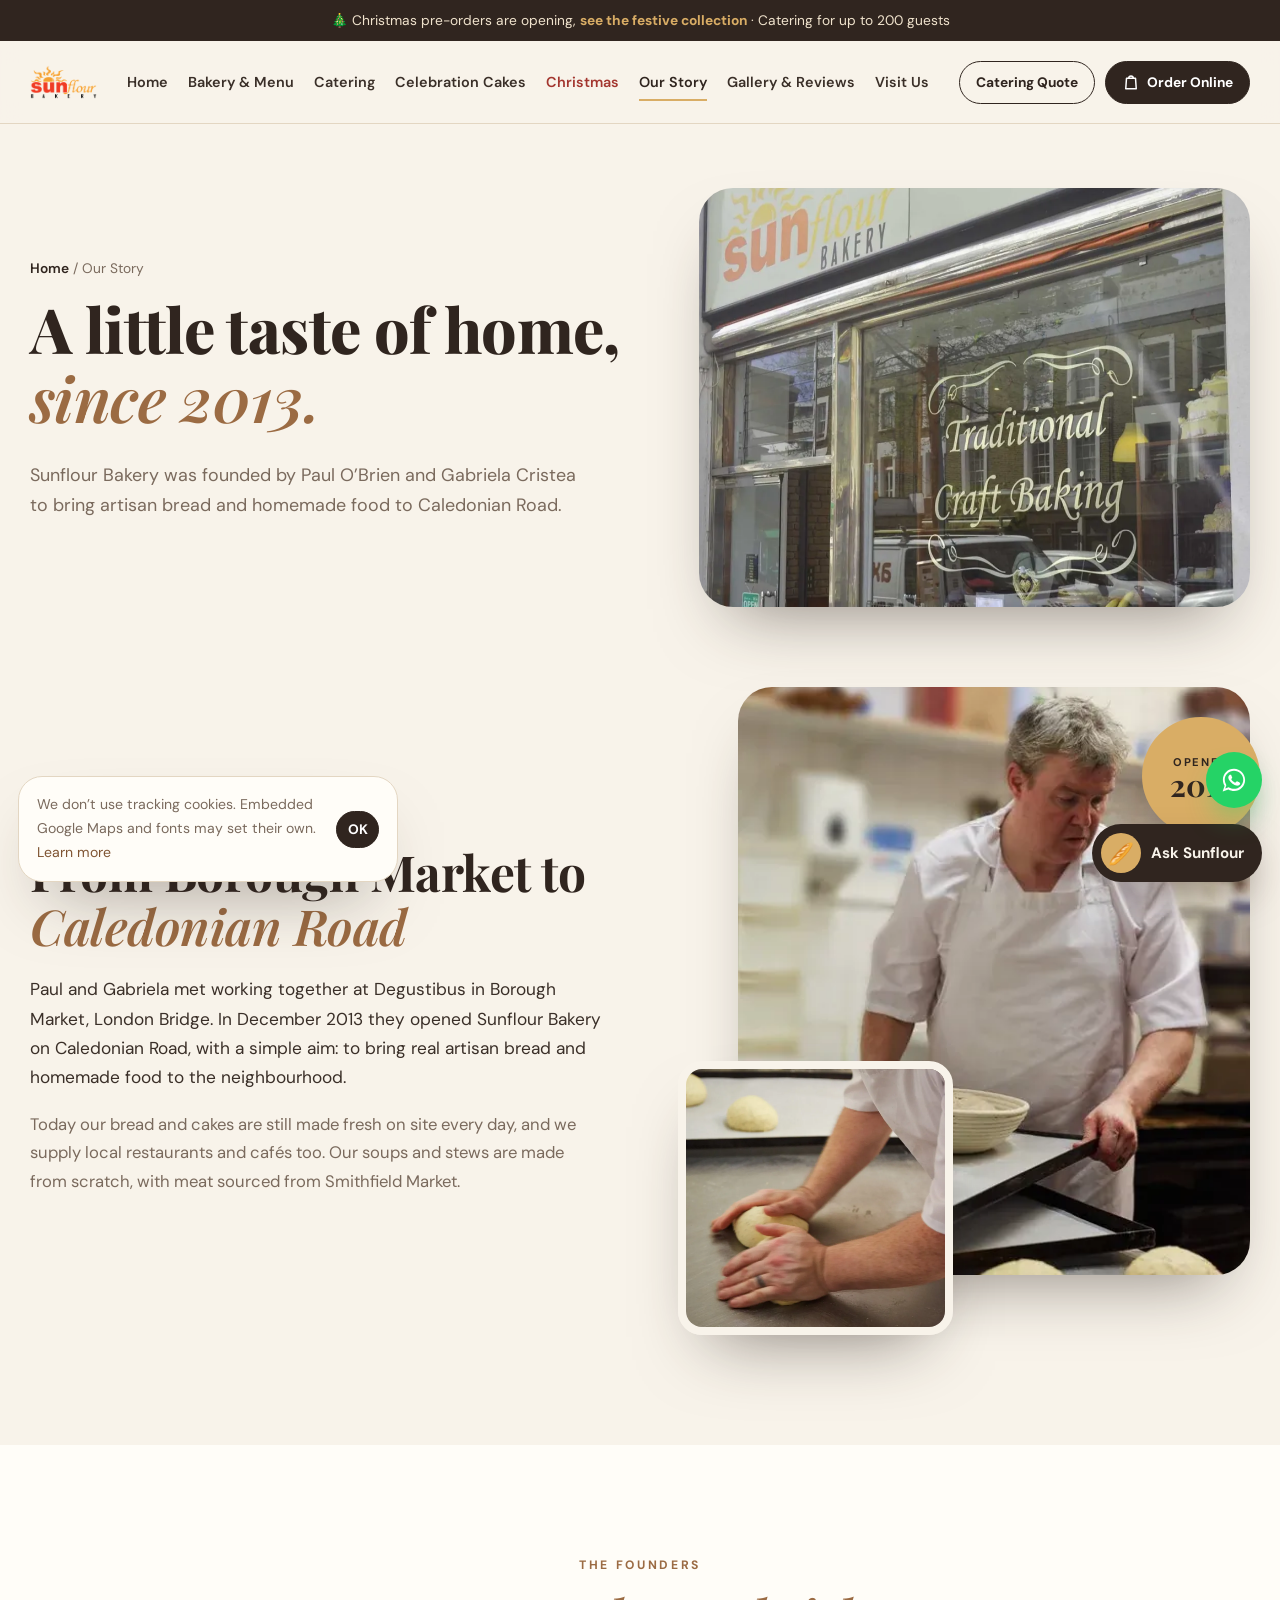
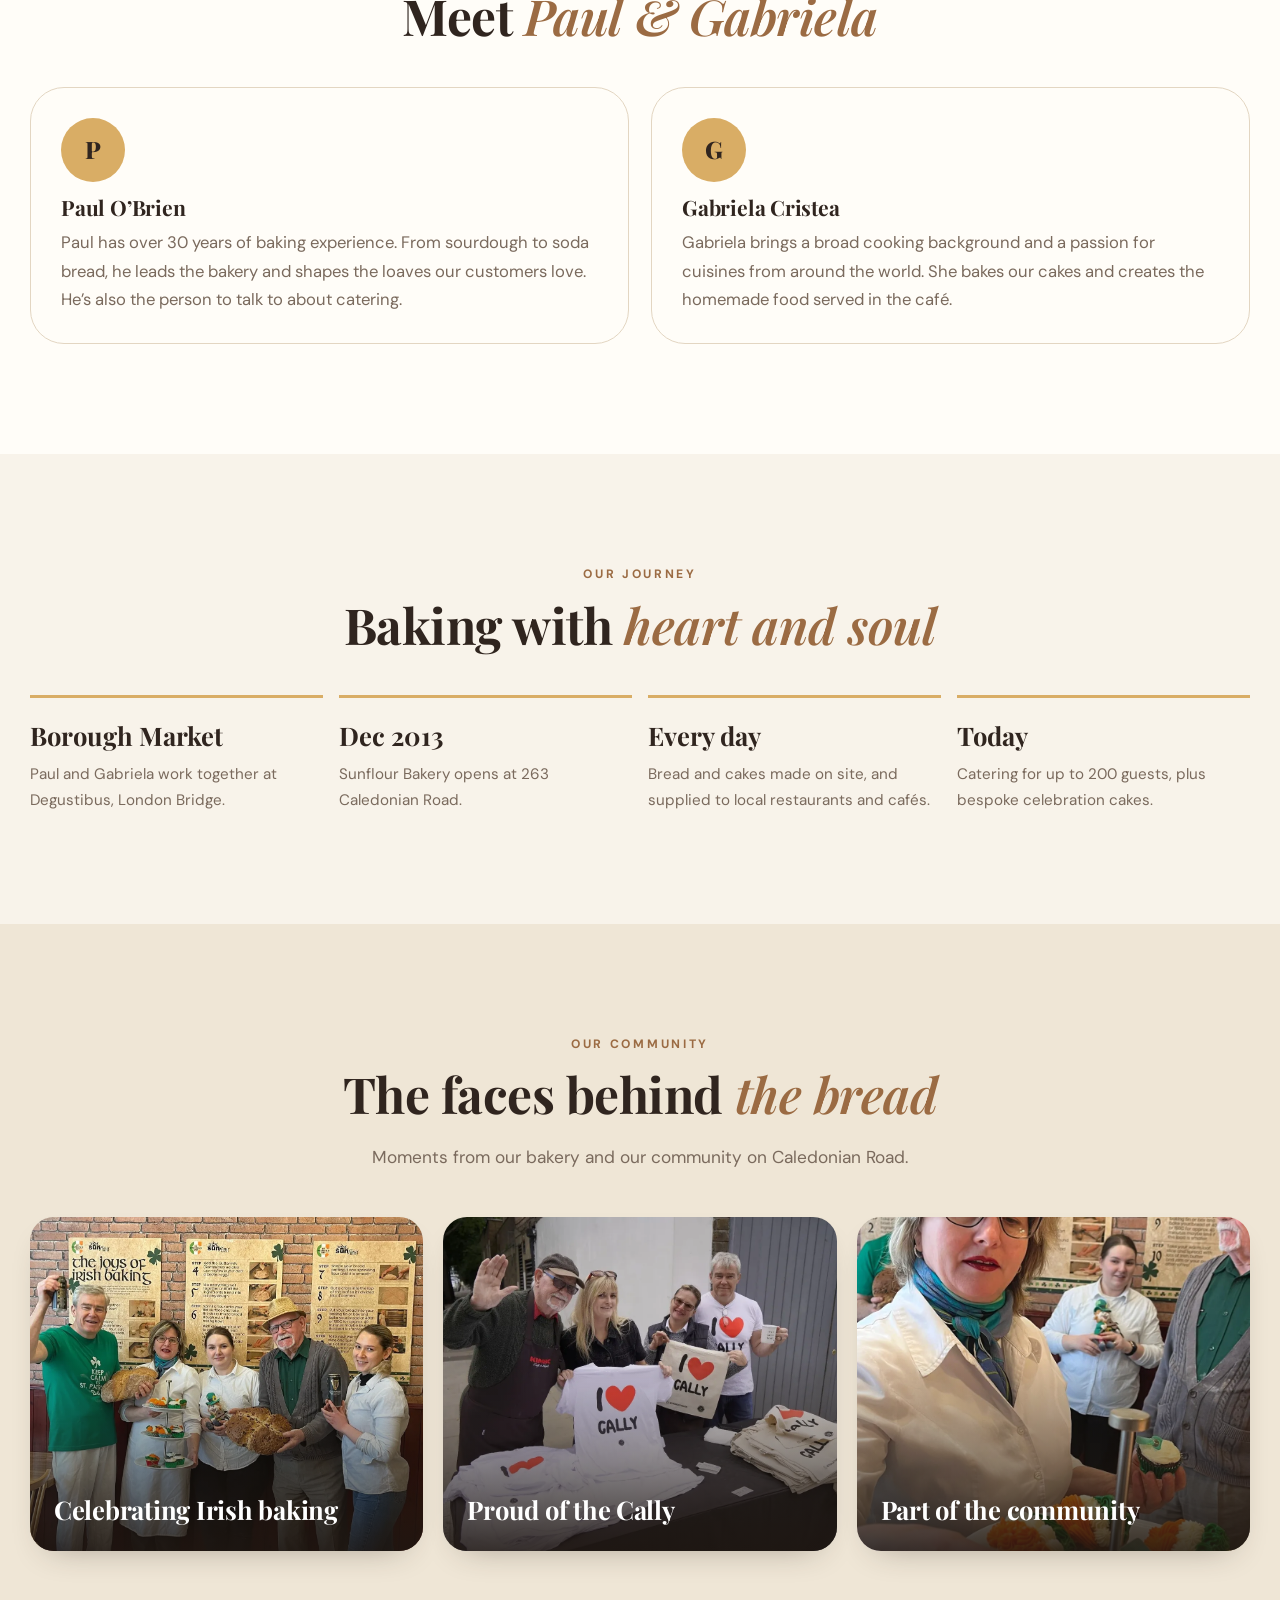
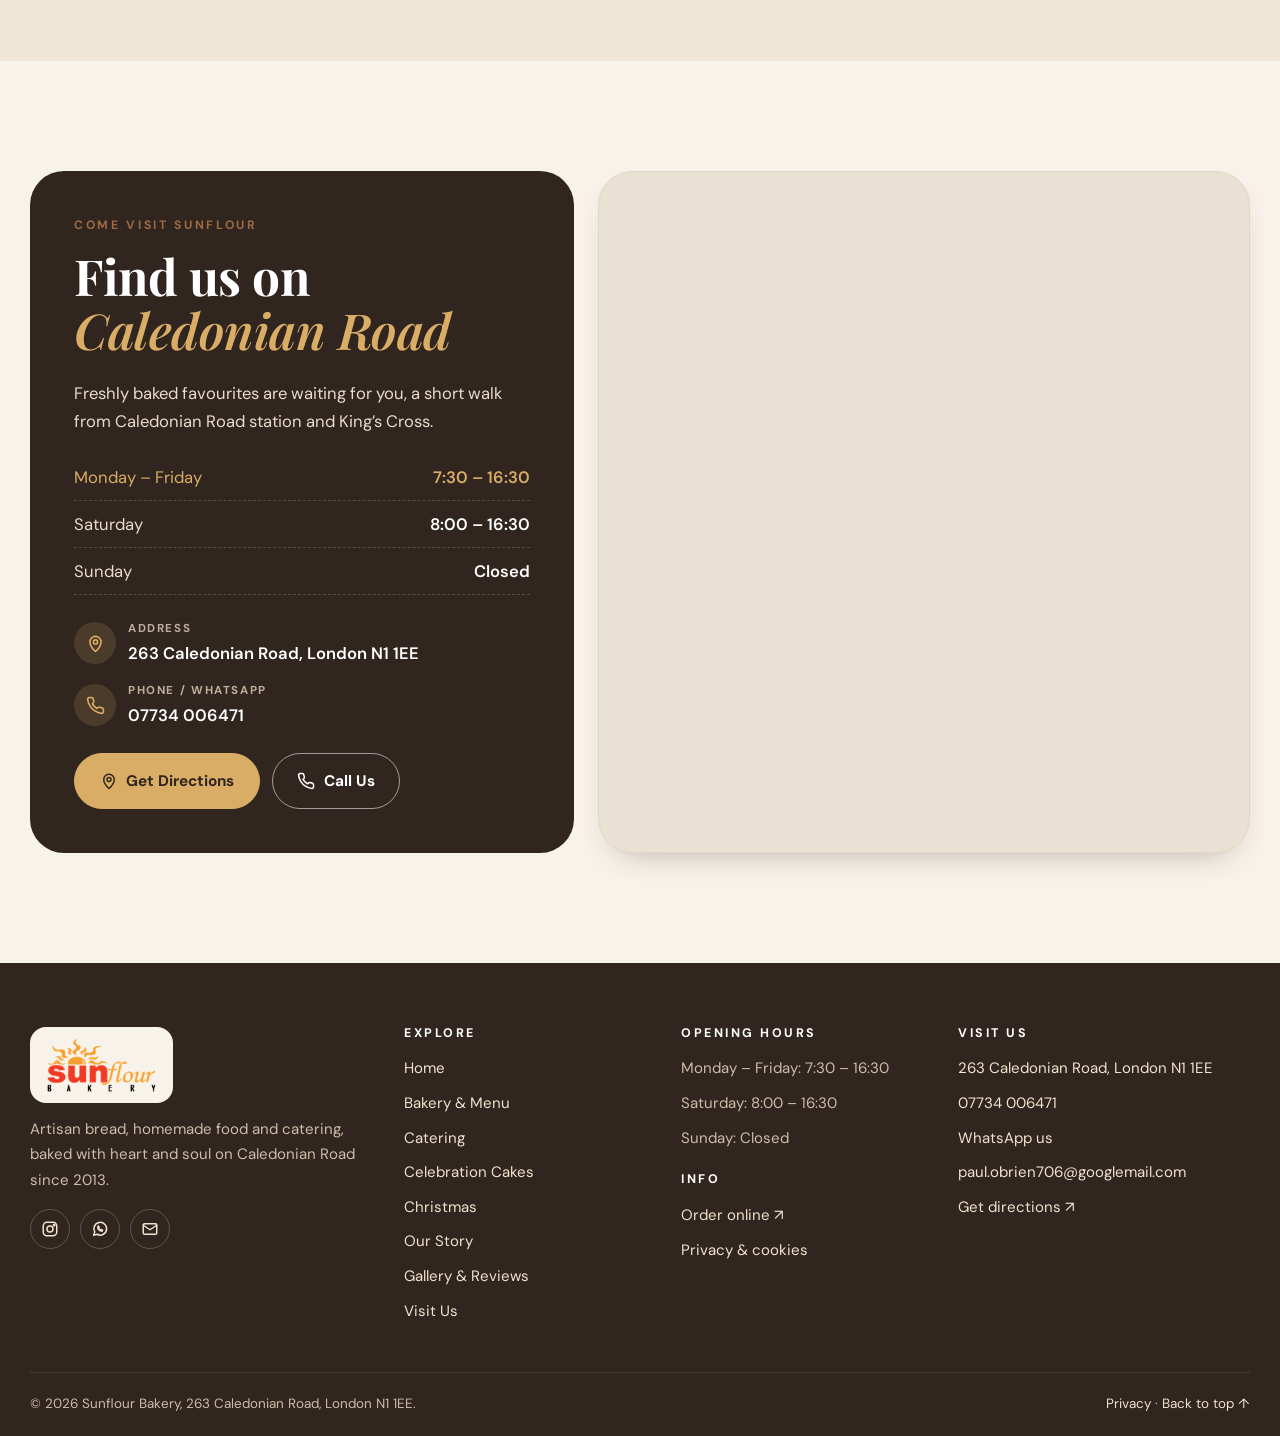
<file: sunflour-bakery-WEBSITE/story.html>
<!doctype html>
<html lang="en-GB" class="no-js">
<head>
<meta charset="utf-8">
<meta name="viewport" content="width=device-width, initial-scale=1, viewport-fit=cover">
<title>Our Story | Sunflour Bakery, Caledonian Road since 2013</title>
<meta name="description" content="Sunflour Bakery was founded in 2013 by Paul O’Brien and Gabriela Cristea on Caledonian Road, London, bringing artisan bread and homemade food to North London.">
<link rel="canonical" href="https://www.sunflourbakeryuk.com/story.html">
<meta name="theme-color" content="#30251f">
<meta property="og:type" content="website">
<meta property="og:site_name" content="Sunflour Bakery">
<meta property="og:title" content="Our Story | Sunflour Bakery, Caledonian Road since 2013">
<meta property="og:description" content="Sunflour Bakery was founded in 2013 by Paul O’Brien and Gabriela Cristea on Caledonian Road, London, bringing artisan bread and homemade food to North London.">
<meta property="og:url" content="https://www.sunflourbakeryuk.com/story.html">
<meta property="og:image" content="https://www.sunflourbakeryuk.com/og-image.jpg">
<meta property="og:locale" content="en_GB">
<meta name="twitter:card" content="summary_large_image">
<link rel="icon" href="favicon.png" type="image/png">
<link rel="manifest" href="site.webmanifest">
<link rel="preconnect" href="https://fonts.googleapis.com">
<link rel="preconnect" href="https://fonts.gstatic.com" crossorigin>
<link href="https://fonts.googleapis.com/css2?family=Playfair+Display:ital,wght@0,600;0,700;0,800;1,600&family=DM+Sans:wght@400;500;700&display=swap" rel="stylesheet">
<link rel="stylesheet" href="styles.css">
<script type="application/ld+json">{"@context": "https://schema.org", "@type": "Bakery", "name": "Sunflour Bakery", "url": "https://www.sunflourbakeryuk.com", "telephone": "+447734006471", "email": "paul.obrien706@googlemail.com", "image": "https://www.sunflourbakeryuk.com/og-image.jpg", "servesCuisine": ["Bakery", "Cafe", "Catering"], "foundingDate": "2013", "founder": [{"@type": "Person", "name": "Paul O'Brien"}, {"@type": "Person", "name": "Gabriela Cristea"}], "address": {"@type": "PostalAddress", "streetAddress": "263 Caledonian Road", "addressLocality": "London", "postalCode": "N1 1EE", "addressCountry": "GB"}, "openingHoursSpecification": [{"@type": "OpeningHoursSpecification", "dayOfWeek": ["Monday", "Tuesday", "Wednesday", "Thursday", "Friday"], "opens": "07:30", "closes": "16:30"}, {"@type": "OpeningHoursSpecification", "dayOfWeek": "Saturday", "opens": "08:00", "closes": "16:30"}], "hasMap": "https://www.google.com/maps/search/?api=1&query=Sunflour%20Bakery%2C%20263%20Caledonian%20Road%2C%20London%20N1%201EE", "sameAs": ["https://www.instagram.com/sunflourbakern1/"], "potentialAction": {"@type": "OrderAction", "target": "https://sunflour-bakery.square.site/"}}</script>
<script defer src="site-config.js"></script>
<script defer src="main.js"></script>
<script defer src="chatbot.js"></script>
</head>
<body>
<a class="skip" href="#main">Skip to content</a>
<div class="announce">🎄 Christmas pre-orders are opening, <a href="christmas.html">see the festive collection</a> · Catering for up to 200 guests</div>
<header class="hdr">
  <div class="wrap hdr-in">
    <a class="logo" href="index.html" aria-label="Sunflour Bakery home"><img class="wordmark" src="sunflour-logo.png" alt="Sunflour Bakery" width="159" height="80"></a>
    <nav class="nav" id="nav" aria-label="Main"><ul><li><a href="index.html">Home</a></li><li><a href="bakery.html">Bakery & Menu</a></li><li><a href="catering.html">Catering</a></li><li><a href="cakes.html">Celebration Cakes</a></li><li><a href="christmas.html" class=nav-xmas>Christmas</a></li><li><a href="story.html" aria-current="page">Our Story</a></li><li><a href="gallery.html">Gallery & Reviews</a></li><li><a href="contact.html">Visit Us</a></li>
      <li class="m-only"><a class="btn btn-block" href="https://sunflour-bakery.square.site/" target="_blank" rel="noopener"><svg viewBox="0 0 24 24" fill="none" stroke="currentColor" stroke-width="2" stroke-linecap="round" stroke-linejoin="round" aria-hidden="true"><path d="M6 7h12l1 14H5z"/><path d="M9 7a3 3 0 0 1 6 0"/></svg> Order Online</a></li>
      <li class="m-only"><a href="tel:+447734006471"><svg viewBox="0 0 24 24" fill="none" stroke="currentColor" stroke-width="2" stroke-linecap="round" stroke-linejoin="round" aria-hidden="true"><path d="M22 16.9v3a2 2 0 0 1-2.2 2 19.8 19.8 0 0 1-8.6-3.1 19.5 19.5 0 0 1-6-6A19.8 19.8 0 0 1 2.1 4.2 2 2 0 0 1 4.1 2h3a2 2 0 0 1 2 1.7c.1.9.4 1.8.7 2.7a2 2 0 0 1-.5 2.1L8 9.8a16 16 0 0 0 6 6l1.3-1.3a2 2 0 0 1 2.1-.4c.9.3 1.8.6 2.7.7a2 2 0 0 1 1.7 2z"/></svg> 07734 006471</a></li></ul></nav>
    <div class="hdr-cta">
      <a class="btn btn-line btn-sm" href="catering.html#quote">Catering Quote</a>
      <a class="btn btn-sm" href="https://sunflour-bakery.square.site/" target="_blank" rel="noopener"><svg viewBox="0 0 24 24" fill="none" stroke="currentColor" stroke-width="2" stroke-linecap="round" stroke-linejoin="round" aria-hidden="true"><path d="M6 7h12l1 14H5z"/><path d="M9 7a3 3 0 0 1 6 0"/></svg> Order Online</a>
      <button class="burger" aria-label="Open menu" aria-expanded="false" aria-controls="nav"><span></span><span></span><span></span></button>
    </div>
  </div>
</header>
<main id="main">
<section class="phero"><div class="wrap phero-in">
  <div class="load"><div class="crumbs"><a href="index.html">Home</a> / Our Story</div><h1>A little taste of home, <em>since 2013.</em></h1><p class="lead">Sunflour Bakery was founded by Paul O’Brien and Gabriela Cristea to bring artisan bread and homemade food to Caledonian Road.</p></div>
  <div class="pic load"><img src="shopfront.webp" alt="" width="1400" height="1000"></div>
</div></section>
<section class="sec" style="padding-top:40px">
  <div class="wrap split">
    <div class="rv"><span class="eyebrow">How it started</span><h2>From Borough Market to <em>Caledonian Road</em></h2>
      <p style="font-size:1.08rem">Paul and Gabriela met working together at Degustibus in Borough Market, London Bridge. In December 2013 they opened Sunflour Bakery on Caledonian Road, with a simple aim: to bring real artisan bread and homemade food to the neighbourhood.</p>
      <p style="color:var(--muted)">Today our bread and cakes are still made fresh on site every day, and we supply local restaurants and cafés too. Our soups and stews are made from scratch, with meat sourced from Smithfield Market.</p></div>
    <div class="duo rv d1"><div class="a"><img src="paul-baking.webp" alt="Paul baking at Sunflour" loading="lazy"></div><div class="b"><img src="hand-shaping.webp" alt="Shaping dough by hand" loading="lazy"></div><div class="badge-since"><span><small>Opened</small><b>2013</b></span></div></div>
  </div>
</section>
<section class="sec sec-paper">
  <div class="wrap">
    <div class="head center rv"><span class="eyebrow">The founders</span><h2>Meet <em>Paul &amp; Gabriela</em></h2></div>
    <div class="founders">
      <div class="founder rv d1"><div class="init">P</div><h3>Paul O’Brien</h3><p>Paul has over 30 years of baking experience. From sourdough to soda bread, he leads the bakery and shapes the loaves our customers love. He’s also the person to talk to about catering.</p></div>
      <div class="founder rv d2"><div class="init">G</div><h3>Gabriela Cristea</h3><p>Gabriela brings a broad cooking background and a passion for cuisines from around the world. She bakes our cakes and creates the homemade food served in the café.</p></div>
    </div>
  </div>
</section>
<section class="sec">
  <div class="wrap">
    <div class="head center rv"><span class="eyebrow">Our journey</span><h2>Baking with <em>heart and soul</em></h2></div>
    <div class="timeline">
      <div class="tl rv d1"><b>Borough Market</b><p>Paul and Gabriela work together at Degustibus, London Bridge.</p></div>
      <div class="tl rv d2"><b>Dec 2013</b><p>Sunflour Bakery opens at 263 Caledonian Road.</p></div>
      <div class="tl rv d3"><b>Every day</b><p>Bread and cakes made on site, and supplied to local restaurants and cafés.</p></div>
      <div class="tl rv d4"><b>Today</b><p>Catering for up to 200 guests, plus bespoke celebration cakes.</p></div>
    </div>
  </div>
</section>
<section class="sec sec-beige">
  <div class="wrap">
    <div class="head center rv"><span class="eyebrow">Our community</span><h2>The faces behind <em>the bread</em></h2><p>Moments from our bakery and our community on Caledonian Road.</p></div>
    <div class="cakes">
      <div class="cake rv d1" style="aspect-ratio:4/3.4"><img src="team-irish.webp" alt="The Sunflour team at an Irish baking event" loading="lazy"><h3>Celebrating Irish baking</h3></div>
      <div class="cake rv d2" style="aspect-ratio:4/3.4"><img src="team-cally.webp" alt="Sunflour team supporting the Cally community" loading="lazy"><h3>Proud of the Cally</h3></div>
      <div class="cake rv d3" style="aspect-ratio:4/3.4"><img src="team-event.webp" alt="Sunflour at a community event" loading="lazy"><h3>Part of the community</h3></div>
    </div>
  </div>
</section>
<section class="sec"><div class="wrap"><div class="visit">
      <div class="vcard rv"><span class="eyebrow">Come visit Sunflour</span><h2>Find us on <em>Caledonian Road</em></h2>
        <p>Freshly baked favourites are waiting for you, a short walk from Caledonian Road station and King’s Cross.</p>
        <ul class="hours"><li data-days="1-5"><span>Monday – Friday</span><b>7:30 – 16:30</b></li><li data-days="6"><span>Saturday</span><b>8:00 – 16:30</b></li><li data-days="7"><span>Sunday</span><b>Closed</b></li></ul>
        <ul class="vlist">
          <li><i><svg viewBox="0 0 24 24" fill="none" stroke="currentColor" stroke-width="2" stroke-linecap="round" stroke-linejoin="round" aria-hidden="true"><path d="M12 22s7-6.2 7-12a7 7 0 0 0-14 0c0 5.8 7 12 7 12z"/><circle cx="12" cy="10" r="2.6"/></svg></i><div><small>Address</small><a href="https://www.google.com/maps/search/?api=1&query=Sunflour%20Bakery%2C%20263%20Caledonian%20Road%2C%20London%20N1%201EE" target="_blank" rel="noopener">263 Caledonian Road, London N1 1EE</a></div></li>
          <li><i><svg viewBox="0 0 24 24" fill="none" stroke="currentColor" stroke-width="2" stroke-linecap="round" stroke-linejoin="round" aria-hidden="true"><path d="M22 16.9v3a2 2 0 0 1-2.2 2 19.8 19.8 0 0 1-8.6-3.1 19.5 19.5 0 0 1-6-6A19.8 19.8 0 0 1 2.1 4.2 2 2 0 0 1 4.1 2h3a2 2 0 0 1 2 1.7c.1.9.4 1.8.7 2.7a2 2 0 0 1-.5 2.1L8 9.8a16 16 0 0 0 6 6l1.3-1.3a2 2 0 0 1 2.1-.4c.9.3 1.8.6 2.7.7a2 2 0 0 1 1.7 2z"/></svg></i><div><small>Phone / WhatsApp</small><a href="tel:+447734006471">07734 006471</a></div></li>
        </ul>
        <div class="btn-row"><a class="btn btn-wheat" href="https://www.google.com/maps/search/?api=1&query=Sunflour%20Bakery%2C%20263%20Caledonian%20Road%2C%20London%20N1%201EE" target="_blank" rel="noopener"><svg viewBox="0 0 24 24" fill="none" stroke="currentColor" stroke-width="2" stroke-linecap="round" stroke-linejoin="round" aria-hidden="true"><path d="M12 22s7-6.2 7-12a7 7 0 0 0-14 0c0 5.8 7 12 7 12z"/><circle cx="12" cy="10" r="2.6"/></svg> Get Directions</a><a class="btn btn-ghost" href="tel:+447734006471"><svg viewBox="0 0 24 24" fill="none" stroke="currentColor" stroke-width="2" stroke-linecap="round" stroke-linejoin="round" aria-hidden="true"><path d="M22 16.9v3a2 2 0 0 1-2.2 2 19.8 19.8 0 0 1-8.6-3.1 19.5 19.5 0 0 1-6-6A19.8 19.8 0 0 1 2.1 4.2 2 2 0 0 1 4.1 2h3a2 2 0 0 1 2 1.7c.1.9.4 1.8.7 2.7a2 2 0 0 1-.5 2.1L8 9.8a16 16 0 0 0 6 6l1.3-1.3a2 2 0 0 1 2.1-.4c.9.3 1.8.6 2.7.7a2 2 0 0 1 1.7 2z"/></svg> Call Us</a></div>
      </div>
      <div class="map rv d1"><iframe title="Map showing Sunflour Bakery, 263 Caledonian Road, London N1 1EE" src="https://maps.google.com/maps?q=263%20Caledonian%20Road%2C%20London%20N1%201EE&amp;z=16&amp;output=embed" loading="lazy" referrerpolicy="no-referrer-when-downgrade" allowfullscreen></iframe></div>
    </div></div></section>
</main>
<footer class="foot">
  <div class="wrap foot-grid">
    <div>
      <a class="logo foot-logo" href="index.html"><img class="wordmark" src="sunflour-logo.png" alt="Sunflour Bakery" width="159" height="80"></a>
      <p>Artisan bread, homemade food and catering, baked with heart and soul on Caledonian Road since 2013.</p>
      <div class="socials"><a href="https://www.instagram.com/sunflourbakern1/" target="_blank" rel="noopener" aria-label="Sunflour Bakery on Instagram"><svg viewBox="0 0 24 24" fill="none" stroke="currentColor" stroke-width="2" stroke-linecap="round" stroke-linejoin="round" aria-hidden="true"><rect x="3" y="3" width="18" height="18" rx="5"/><circle cx="12" cy="12" r="4"/><circle cx="17.5" cy="6.5" r="1"/></svg></a><a href="https://wa.me/447734006471?text=Hi%20Sunflour%20Bakery!%20" target="_blank" rel="noopener" aria-label="WhatsApp Sunflour Bakery"><svg viewBox="0 0 24 24" fill="none" stroke="currentColor" stroke-width="2" stroke-linecap="round" stroke-linejoin="round" aria-hidden="true"><path d="M3.5 20.5 5 16a8.5 8.5 0 1 1 3 3z"/><path d="M9 9.5c0 3 2.5 5.5 5.5 5.5l1-1.5-2-1-1 1c-1-.5-2-1.5-2.5-2.5l1-1-1-2z"/></svg></a><a href="mailto:paul.obrien706@googlemail.com" aria-label="Email Sunflour Bakery"><svg viewBox="0 0 24 24" fill="none" stroke="currentColor" stroke-width="2" stroke-linecap="round" stroke-linejoin="round" aria-hidden="true"><rect x="3" y="5" width="18" height="14" rx="2"/><path d="m3 7 9 6 9-6"/></svg></a></div>
    </div>
    <div><h4>Explore</h4><ul><li><a href="index.html">Home</a></li><li><a href="bakery.html">Bakery & Menu</a></li><li><a href="catering.html">Catering</a></li><li><a href="cakes.html">Celebration Cakes</a></li><li><a href="christmas.html">Christmas</a></li><li><a href="story.html">Our Story</a></li><li><a href="gallery.html">Gallery & Reviews</a></li><li><a href="contact.html">Visit Us</a></li></ul></div>
    <div><h4>Opening hours</h4><ul><li>Monday – Friday: 7:30 – 16:30</li><li>Saturday: 8:00 – 16:30</li><li>Sunday: Closed</li></ul><h4 style="margin-top:22px">Info</h4><ul><li><a href="https://sunflour-bakery.square.site/" target="_blank" rel="noopener">Order online ↗</a></li><li><a href="privacy.html">Privacy &amp; cookies</a></li></ul></div>
    <div><h4>Visit us</h4><ul>
      <li><a href="https://www.google.com/maps/search/?api=1&query=Sunflour%20Bakery%2C%20263%20Caledonian%20Road%2C%20London%20N1%201EE" target="_blank" rel="noopener">263 Caledonian Road, London N1 1EE</a></li>
      <li><a href="tel:+447734006471">07734 006471</a></li>
      <li><a href="https://wa.me/447734006471?text=Hi%20Sunflour%20Bakery!%20" target="_blank" rel="noopener">WhatsApp us</a></li>
      <li><a href="mailto:paul.obrien706@googlemail.com">paul.obrien706@googlemail.com</a></li>
      <li><a href="https://www.google.com/maps/search/?api=1&query=Sunflour%20Bakery%2C%20263%20Caledonian%20Road%2C%20London%20N1%201EE" target="_blank" rel="noopener">Get directions ↗</a></li>
    </ul></div>
  </div>
  <div class="wrap foot-bottom"><span>© <span data-year>2026</span> Sunflour Bakery, 263 Caledonian Road, London N1 1EE.</span><span><a href="privacy.html">Privacy</a> · <a href="#main">Back to top ↑</a></span></div>
</footer>
<a class="wa-float" href="https://wa.me/447734006471?text=Hi%20Sunflour%20Bakery!%20I%20have%20a%20question%20about%20" target="_blank" rel="noopener" aria-label="Chat with Sunflour Bakery on WhatsApp"><svg viewBox="0 0 32 32" aria-hidden="true"><path fill="currentColor" d="M16 3C9 3 3.3 8.6 3.3 15.6c0 2.5.7 4.9 2 7L3 29l6.6-2.2c2 1.1 4.2 1.7 6.4 1.7 7 0 12.7-5.6 12.7-12.6S23 3 16 3zm0 23.1c-2 0-4-.6-5.7-1.6l-.4-.2-3.9 1.3 1.3-3.8-.3-.4a10.4 10.4 0 0 1-1.6-5.6C5.4 9.9 10.1 5.3 16 5.3s10.6 4.6 10.6 10.3S21.9 26.1 16 26.1zm5.8-7.7c-.3-.2-1.9-.9-2.2-1-.3-.1-.5-.2-.7.2l-1 1.2c-.2.2-.4.2-.7.1-.3-.2-1.3-.5-2.5-1.5-.9-.8-1.5-1.8-1.7-2.1-.2-.3 0-.5.1-.6l.5-.6.3-.5c.1-.2 0-.4 0-.6l-1-2.4c-.3-.6-.5-.5-.7-.5h-.6c-.2 0-.6.1-.9.4-.3.3-1.2 1.1-1.2 2.7s1.2 3.2 1.4 3.4c.2.2 2.4 3.6 5.7 5 .8.3 1.4.5 1.9.7.8.2 1.5.2 2.1.1.6-.1 1.9-.8 2.2-1.5.3-.7.3-1.4.2-1.5-.1-.1-.3-.2-.6-.3z"/></svg></a>
<div class="mbar"><a class="btn btn-line" href="tel:+447734006471"><svg viewBox="0 0 24 24" fill="none" stroke="currentColor" stroke-width="2" stroke-linecap="round" stroke-linejoin="round" aria-hidden="true"><path d="M22 16.9v3a2 2 0 0 1-2.2 2 19.8 19.8 0 0 1-8.6-3.1 19.5 19.5 0 0 1-6-6A19.8 19.8 0 0 1 2.1 4.2 2 2 0 0 1 4.1 2h3a2 2 0 0 1 2 1.7c.1.9.4 1.8.7 2.7a2 2 0 0 1-.5 2.1L8 9.8a16 16 0 0 0 6 6l1.3-1.3a2 2 0 0 1 2.1-.4c.9.3 1.8.6 2.7.7a2 2 0 0 1 1.7 2z"/></svg> Call</a><a class="btn" href="https://sunflour-bakery.square.site/" target="_blank" rel="noopener"><svg viewBox="0 0 24 24" fill="none" stroke="currentColor" stroke-width="2" stroke-linecap="round" stroke-linejoin="round" aria-hidden="true"><path d="M6 7h12l1 14H5z"/><path d="M9 7a3 3 0 0 1 6 0"/></svg> Order Online</a></div>
<div class="cookie" hidden><p>We don’t use tracking cookies. Embedded Google Maps and fonts may set their own. <a href="privacy.html">Learn more</a></p><button class="btn btn-sm" type="button">OK</button></div>
</body>
</html>
</file>
<file: sunflour-bakery-WEBSITE/styles.css>
/* =====================================================================
   Sunflour Bakery – "Wheat & Espresso" artisan theme
   Cream #F8F3EA · Bread brown #9B6B43 · Espresso #30251F · Golden wheat #D9AD65
   Headings: Playfair Display · Body: DM Sans
   ===================================================================== */
:root {
  --cream: #f8f3ea;
  --cream-2: #efe6d6;
  --paper: #fffdf8;
  --bread: #9b6b43;
  --bread-2: #7f5432;
  --esp: #30251f;
  --esp-2: #3f322a;
  --wheat: #d9ad65;
  --wheat-soft: #f3e3c4;
  --sage: #e3ead9;
  --text: #3a2f28;
  --muted: #7a6a5d;
  --line: #e3d6c2;
  --wa: #25d366;
  --r: 14px; --r-lg: 24px; --r-xl: 34px;
  --shadow: 0 14px 34px -20px rgba(48, 37, 31, .45);
  --shadow-lg: 0 34px 70px -32px rgba(48, 37, 31, .55);
  --serif: 'Playfair Display', Georgia, 'Times New Roman', serif;
  --sans: 'DM Sans', system-ui, -apple-system, 'Segoe UI', sans-serif;
  --wrap: 1220px;
  --ease: cubic-bezier(.22, .7, .2, 1);
}
*, *::before, *::after { box-sizing: border-box; }
html { scroll-behavior: smooth; -webkit-text-size-adjust: 100%; }
html, body { overflow-x: clip; }
body { margin: 0; font-family: var(--sans); font-size: 1.04rem; line-height: 1.7; color: var(--text); background: var(--cream); }
img { max-width: 100%; display: block; }
a { color: var(--bread-2); text-decoration: none; }
a:hover { color: var(--esp); }
h1, h2, h3, h4 { font-family: var(--serif); color: var(--esp); line-height: 1.1; margin: 0 0 .45em; font-weight: 700; letter-spacing: -.01em; }
h1 { font-size: clamp(2.7rem, 6vw, 4.8rem); font-weight: 800; }
h2 { font-size: clamp(2rem, 4vw, 3.1rem); }
h3 { font-size: 1.32rem; }
h1 em, h2 em { font-style: italic; font-weight: 600; color: var(--bread); }
p { margin: 0 0 1em; }
.wrap { width: min(var(--wrap), 100% - 40px); margin-inline: auto; }
.pill { display: inline-flex; align-items: center; gap: 8px; background: var(--sage); color: #3e5a2c; font-size: .74rem; font-weight: 700; letter-spacing: .14em; text-transform: uppercase; padding: 6px 13px; border-radius: 999px; margin-bottom: 18px; }
.pill::before { content: ''; width: 7px; height: 7px; border-radius: 50%; background: #5d8a3f; }
.eyebrow { display: block; font-size: .76rem; font-weight: 700; letter-spacing: .22em; text-transform: uppercase; color: var(--bread); margin-bottom: 12px; }
.skip { position: absolute; left: -999px; top: 8px; background: var(--wheat); color: var(--esp); padding: 10px 16px; border-radius: 8px; z-index: 300; font-weight: 700; }
.skip:focus { left: 12px; }
:focus-visible { outline: 3px solid var(--wheat); outline-offset: 3px; border-radius: 6px; }
.sr-only { position: absolute; width: 1px; height: 1px; overflow: hidden; clip: rect(0 0 0 0); white-space: nowrap; }

/* ---------- Buttons ---------- */
.btn { position: relative; overflow: hidden; display: inline-flex; align-items: center; justify-content: center; gap: .55em; padding: .9em 1.6em; border-radius: 999px; font-family: var(--sans); font-weight: 700; font-size: .96rem; border: 1.5px solid var(--esp); background: var(--esp); color: #fff; cursor: pointer; isolation: isolate; transition: transform .35s var(--ease), box-shadow .35s var(--ease), background .3s, color .3s, border-color .3s; white-space: nowrap; }
.btn::before { content: ''; position: absolute; inset: 0; background: var(--bread); transform: scaleX(0); transform-origin: left; transition: transform .45s var(--ease); z-index: -1; }
.btn:hover { color: #fff; border-color: var(--bread); transform: translateY(-3px); box-shadow: 0 16px 28px -16px rgba(48, 37, 31, .8); }
.btn:hover::before { transform: scaleX(1); }
.btn:active { transform: translateY(-1px) scale(.98); }
.btn svg { width: 18px; height: 18px; flex: none; transition: transform .35s var(--ease); }
.btn:hover svg.arr { transform: translateX(4px); }
.btn-line { background: transparent; color: var(--esp); }
.btn-line::before { background: var(--esp); }
.btn-line:hover { border-color: var(--esp); }
.btn-wheat { background: var(--wheat); border-color: var(--wheat); color: var(--esp); }
.btn-wheat::before { background: #fff; }
.btn-wheat:hover { color: var(--esp); border-color: #fff; }
.btn-light { background: #fff; border-color: #fff; color: var(--esp); }
.btn-light::before { background: var(--wheat); }
.btn-light:hover { color: var(--esp); border-color: var(--wheat); }
.btn-ghost { background: transparent; border-color: rgba(255,255,255,.55); color: #fff; }
.btn-ghost::before { background: #fff; }
.btn-ghost:hover { color: var(--esp); border-color: #fff; }
.btn-sm { padding: .62em 1.15em; font-size: .86rem; }
.btn-block { width: 100%; }
.arrow-link { display: inline-flex; align-items: center; gap: .45em; font-weight: 700; color: var(--esp); position: relative; }
.arrow-link::after { content: ''; position: absolute; left: 0; bottom: -3px; width: 100%; height: 2px; background: var(--wheat); transform: scaleX(.35); transform-origin: left; transition: transform .4s var(--ease); }
.arrow-link:hover::after { transform: scaleX(1); }
.arrow-link svg { width: 17px; height: 17px; transition: transform .35s var(--ease); }
.arrow-link:hover svg { transform: translateX(4px); }

/* ---------- Announcement + header ---------- */
.announce { background: var(--esp); color: #f0e3cd; text-align: center; font-size: .86rem; padding: 9px 16px; }
.announce a { color: var(--wheat); font-weight: 700; }
.hdr { position: sticky; top: 0; z-index: 70; background: rgba(248, 243, 234, .93); backdrop-filter: saturate(1.3) blur(12px); -webkit-backdrop-filter: saturate(1.3) blur(12px); border-bottom: 1px solid var(--line); transition: box-shadow .3s; }
.hdr.scrolled { box-shadow: 0 12px 28px -24px rgba(48, 37, 31, .8); }
.hdr-in { display: flex; align-items: center; gap: 20px; height: 82px; transition: height .3s; }
.hdr.scrolled .hdr-in { height: 68px; }
.logo { display: flex; align-items: center; gap: 12px; color: var(--esp); margin-right: auto; }
.logo:hover { color: var(--esp); }
.logo img { width: 46px; height: 46px; object-fit: contain; border-radius: 50%; background: #fff; padding: 3px; box-shadow: 0 6px 16px -10px rgba(48,37,31,.6); }
.logo b { display: block; font-family: var(--serif); font-size: 1.5rem; font-weight: 800; letter-spacing: .06em; line-height: 1; }
.logo small { display: block; font-size: .64rem; letter-spacing: .22em; text-transform: uppercase; color: var(--muted); margin-top: 4px; font-weight: 700; }
.nav ul { list-style: none; margin: 0; padding: 0; display: flex; gap: 0; }
.nav a { position: relative; display: block; padding: 9px 10px; font-weight: 600; font-size: .9rem; color: var(--text); white-space: nowrap; }
.nav a::after { content: ''; position: absolute; left: 10px; right: 10px; bottom: 3px; height: 2px; background: var(--wheat); transform: scaleX(0); transform-origin: left; transition: transform .35s var(--ease); }
.nav a:hover::after, .nav a[aria-current="page"]::after { transform: scaleX(1); }
.nav a[aria-current="page"] { color: var(--esp); }
.nav a.nav-xmas { color: #a3362f; }
.nav .m-only { display: none; }
.hdr-cta { display: flex; align-items: center; gap: 10px; }
.burger { display: none; width: 46px; height: 46px; border-radius: 50%; border: 1.5px solid var(--esp); background: transparent; cursor: pointer; position: relative; }
.burger span { position: absolute; left: 13px; right: 13px; height: 2px; background: var(--esp); transition: transform .3s, opacity .3s; }
.burger span:nth-child(1) { top: 15px; } .burger span:nth-child(2) { top: 21px; } .burger span:nth-child(3) { top: 27px; }
.burger[aria-expanded="true"] span:nth-child(1) { transform: translateY(6px) rotate(45deg); }
.burger[aria-expanded="true"] span:nth-child(2) { opacity: 0; }
.burger[aria-expanded="true"] span:nth-child(3) { transform: translateY(-6px) rotate(-45deg); }

/* ---------- Hero (editorial split) ---------- */
.hero { position: relative; padding: 56px 0 30px; overflow: hidden; }
.hero .wheat-lines { position: absolute; left: -120px; bottom: -80px; width: 620px; opacity: .45; pointer-events: none; animation: sway 9s ease-in-out infinite; transform-origin: bottom left; }
@keyframes sway { 0%, 100% { transform: rotate(0); } 50% { transform: rotate(1.6deg); } }
.hero-in { position: relative; display: grid; grid-template-columns: 1fr 1.02fr; gap: clamp(30px, 5vw, 64px); align-items: center; }
.hero h1 { margin-bottom: .3em; }
.hero .lead { font-size: 1.18rem; max-width: 520px; color: var(--muted); }
.btn-row { display: flex; flex-wrap: wrap; gap: 12px; }
.hero .btn-row { margin-top: 28px; }
.hero-photo { position: relative; }
.hero-photo .main { border-radius: var(--r-xl); overflow: hidden; aspect-ratio: 5/4.4; box-shadow: var(--shadow-lg); }
.hero-photo .main img { width: 100%; height: 100%; object-fit: cover; transform: scale(1.06); animation: settle 1.8s var(--ease) forwards; }
@keyframes settle { to { transform: scale(1); } }
.chip { position: absolute; display: flex; align-items: center; gap: 10px; background: var(--paper); border-radius: 999px; padding: 9px 16px 9px 9px; box-shadow: var(--shadow); font-weight: 700; font-size: .88rem; color: var(--esp); animation: bob 6s ease-in-out infinite; }
.chip img { width: 40px; height: 40px; border-radius: 50%; object-fit: cover; }
.chip small { display: block; font-weight: 500; color: var(--muted); font-size: .76rem; }
.chip.c1 { left: -26px; bottom: 54px; }
.chip.c2 { right: -14px; top: 28px; animation-delay: -3s; }
@keyframes bob { 0%, 100% { transform: translateY(0); } 50% { transform: translateY(-9px); } }
.load > * { opacity: 0; transform: translateY(20px); animation: up .9s var(--ease) forwards; }
.load > *:nth-child(1) { animation-delay: .1s; } .load > *:nth-child(2) { animation-delay: .22s; } .load > *:nth-child(3) { animation-delay: .34s; } .load > *:nth-child(4) { animation-delay: .46s; } .load > *:nth-child(5) { animation-delay: .58s; }
@keyframes up { to { opacity: 1; transform: none; } }

/* ---------- Stats band ---------- */
.stats { display: grid; grid-template-columns: repeat(4, 1fr); background: var(--cream-2); border-radius: var(--r-lg); margin-top: 46px; }
.stat { padding: 24px 26px; border-right: 1px solid var(--line); }
.stat:last-child { border-right: 0; }
.stat b { display: block; font-family: var(--serif); font-size: clamp(1.7rem, 3vw, 2.3rem); color: var(--esp); line-height: 1; }
.stat span { display: block; margin-top: 6px; color: var(--muted); font-size: .9rem; }

/* ---------- Sections ---------- */
.sec { padding: clamp(68px, 9vw, 110px) 0; }
.sec-paper { background: var(--paper); }
.sec-beige { background: var(--cream-2); }
.sec-esp { background: var(--esp); color: #e9dccb; }
.sec-esp h2, .sec-esp h3 { color: #fff; }
.sec-esp h2 em { color: var(--wheat); }
.sec-esp .eyebrow { color: var(--wheat); }
.head { max-width: 700px; margin-bottom: 44px; }
.head.center { margin-inline: auto; text-align: center; }
.head p { color: var(--muted); font-size: 1.08rem; }
.sec-esp .head p { color: #cdbca8; }
.head-row { display: flex; justify-content: space-between; align-items: flex-end; gap: 20px; flex-wrap: wrap; margin-bottom: 40px; }
.head-row .head { margin-bottom: 0; }

/* ---------- Service trio ---------- */
.trio { display: grid; grid-template-columns: repeat(3, 1fr); gap: 22px; }
.svc { position: relative; border-radius: var(--r-lg); overflow: hidden; background: var(--paper); border: 1px solid var(--line); display: flex; flex-direction: column; transition: transform .45s var(--ease), box-shadow .45s var(--ease); }
.svc:hover { transform: translateY(-8px); box-shadow: var(--shadow-lg); }
.svc .ph { aspect-ratio: 4/3; overflow: hidden; }
.svc .ph img { width: 100%; height: 100%; object-fit: cover; transition: transform 1s var(--ease); }
.svc:hover .ph img { transform: scale(1.07); }
.svc .bd { padding: 24px 26px 28px; display: flex; flex-direction: column; flex: 1; }
.svc .num { font-family: var(--serif); font-style: italic; color: var(--bread); font-size: 1rem; }
.svc p { color: var(--muted); flex: 1; }

/* ---------- Product cards ---------- */
.products { display: grid; grid-template-columns: repeat(4, 1fr); gap: 22px; }
.pcard { background: var(--paper); border-radius: var(--r-lg); overflow: hidden; border: 1px solid var(--line); display: flex; flex-direction: column; transition: transform .4s var(--ease), box-shadow .4s var(--ease); }
.pcard:hover { transform: translateY(-6px); box-shadow: var(--shadow-lg); }
.pcard .ph { position: relative; aspect-ratio: 4/3.2; overflow: hidden; background: #f1ece3; }
.pcard .ph img { width: 100%; height: 100%; object-fit: cover; transition: transform 1s var(--ease); }
.pcard:hover .ph img { transform: scale(1.07); }
.tags { position: absolute; top: 12px; left: 12px; display: flex; flex-wrap: wrap; gap: 6px; }
.tag { background: var(--paper); color: var(--esp); font-size: .7rem; font-weight: 700; letter-spacing: .06em; padding: 5px 10px; border-radius: 999px; box-shadow: 0 6px 14px -8px rgba(0,0,0,.4); }
.tag.green { background: #e1edd5; color: #3e5a2c; }
.tag.gold { background: var(--wheat); color: var(--esp); }
.pcard .bd { padding: 18px 18px 20px; display: flex; flex-direction: column; flex: 1; }
.pcard h3 { font-size: 1.18rem; margin: 0 0 6px; }
.pcard p { color: var(--muted); font-size: .92rem; line-height: 1.55; margin: 0 0 14px; flex: 1; }
.pcard .meta { font-size: .8rem; color: var(--bread-2); font-weight: 600; margin: -6px 0 14px; }
.pcard .price { font-weight: 700; color: var(--esp); margin-bottom: 12px; }
.pcard .ask { display: flex; align-items: center; justify-content: space-between; gap: 10px; width: 100%; padding: 9px 16px; border-radius: 999px; border: 1.5px solid var(--line); font-size: .86rem; font-weight: 700; color: var(--esp); background: #fff; transition: all .3s var(--ease); }
.pcard .ask svg { width: 16px; height: 16px; }
.pcard .ask:hover, .pcard:hover .ask { background: var(--esp); border-color: var(--esp); color: #fff; }

/* ---------- Story split ---------- */
.split { display: grid; grid-template-columns: 1fr 1fr; gap: clamp(36px, 6vw, 84px); align-items: center; }
.split > * { min-width: 0; }
.duo { position: relative; padding: 0 0 60px 60px; }
.duo .a { border-radius: var(--r-xl); overflow: hidden; aspect-ratio: 4/4.6; box-shadow: var(--shadow-lg); }
.duo .b { position: absolute; left: 0; bottom: 0; width: 48%; aspect-ratio: 1; border-radius: var(--r-lg); overflow: hidden; border: 8px solid var(--cream); box-shadow: var(--shadow-lg); }
.duo img { width: 100%; height: 100%; object-fit: cover; transition: transform 1.2s var(--ease); }
.duo:hover .a img { transform: scale(1.04); }
.badge-since { position: absolute; right: -10px; top: 30px; width: 118px; height: 118px; border-radius: 50%; background: var(--wheat); color: var(--esp); display: grid; place-items: center; text-align: center; box-shadow: var(--shadow); font-family: var(--serif); line-height: 1.05; }
.badge-since b { display: block; font-size: 1.9rem; }
.badge-since small { font-family: var(--sans); font-size: .7rem; letter-spacing: .14em; text-transform: uppercase; font-weight: 700; }
.ticks { list-style: none; padding: 0; margin: 20px 0 28px; display: grid; gap: 12px; }
.ticks li { display: flex; gap: 12px; align-items: flex-start; }
.ticks i { flex: none; width: 26px; height: 26px; border-radius: 50%; background: var(--wheat-soft); color: var(--bread-2); display: grid; place-items: center; margin-top: 2px; }
.ticks i svg { width: 14px; height: 14px; }
.sec-esp .ticks i { background: rgba(217, 173, 101, .18); color: var(--wheat); }

/* ---------- Catering promo ---------- */
.promo { display: grid; grid-template-columns: 1fr 1.15fr; border-radius: var(--r-xl); overflow: hidden; background: var(--cream-2); }
.promo > * { min-width: 0; }
.promo .txt { padding: clamp(32px, 5vw, 60px); }
.promo .mosaic { display: grid; grid-template-columns: 1fr 1fr; grid-template-rows: 1fr 1fr; gap: 8px; min-height: 420px; }
.promo .mosaic div { overflow: hidden; }
.promo .mosaic div:first-child { grid-row: span 2; }
.promo .mosaic img { width: 100%; height: 100%; object-fit: cover; transition: transform 1s var(--ease); }
.promo .mosaic div:hover img { transform: scale(1.07); }

/* ---------- Cake cards ---------- */
.cakes { display: grid; grid-template-columns: repeat(3, 1fr); gap: 20px; }
.cake { position: relative; border-radius: var(--r-lg); overflow: hidden; aspect-ratio: 4/5; color: #fff; display: flex; flex-direction: column; justify-content: flex-end; padding: 24px; isolation: isolate; box-shadow: var(--shadow); }
.cake img { position: absolute; inset: 0; width: 100%; height: 100%; object-fit: cover; z-index: -2; transition: transform 1.1s var(--ease); }
.cake::before { content: ''; position: absolute; inset: 0; z-index: -1; background: linear-gradient(180deg, transparent 42%, rgba(30, 22, 17, .88)); }
.cake:hover img { transform: scale(1.07); }
.cake h3 { color: #fff; font-size: 1.6rem; margin: 0 0 4px; }
.cake p { margin: 0; color: #f0e3cd; font-size: .93rem; }
.cake .go { display: inline-flex; align-items: center; gap: 6px; margin-top: 10px; font-weight: 700; font-size: .88rem; color: var(--wheat); }
.cake .go svg { width: 16px; height: 16px; transition: transform .3s var(--ease); }
.cake:hover .go svg { transform: translateX(5px); }
.cake .lbl { position: absolute; top: 14px; right: 14px; font-size: .68rem; background: rgba(0,0,0,.45); padding: 4px 9px; border-radius: 999px; letter-spacing: .04em; }

/* ---------- Christmas band ---------- */
.xmas { position: relative; color: #fff; isolation: isolate; overflow: hidden; }
.xmas > img.bg { position: absolute; inset: 0; width: 100%; height: 100%; object-fit: cover; z-index: -2; }
.xmas::before { content: ''; position: absolute; inset: 0; z-index: -1; background: linear-gradient(100deg, rgba(36, 22, 18, .94) 0%, rgba(58, 26, 22, .86) 50%, rgba(36, 22, 18, .62) 100%); }
.xmas h2 { color: #fff; }
.xmas h2 em { color: var(--wheat); }
.xmas .eyebrow { color: #f0b9a8; }
.xmas p.lead { color: #f0e3cd; font-size: 1.1rem; max-width: 620px; }
.xgrid { display: grid; grid-template-columns: repeat(4, 1fr); gap: 16px; margin-top: 36px; }
.xcard { background: rgba(255,255,255,.08); border: 1px solid rgba(255,255,255,.16); border-radius: var(--r-lg); overflow: hidden; backdrop-filter: blur(4px); transition: transform .4s var(--ease), background .4s; color: #fff; }
.xcard:hover { transform: translateY(-6px); background: rgba(255,255,255,.14); color: #fff; }
.xcard .ph { aspect-ratio: 4/3; overflow: hidden; }
.xcard img { width: 100%; height: 100%; object-fit: cover; transition: transform 1s var(--ease); }
.xcard:hover img { transform: scale(1.06); }
.xcard .bd { padding: 14px 16px 18px; }
.xcard b { display: block; font-family: var(--serif); font-size: 1.15rem; }
.xcard small { color: #e2cdb6; }

/* ---------- Reviews ---------- */
.reviews { display: grid; grid-template-columns: repeat(4, 1fr); gap: 18px; }
.rcard { background: var(--paper); border: 1px solid var(--line); border-radius: var(--r-lg); padding: 24px; display: flex; flex-direction: column; transition: transform .4s var(--ease), box-shadow .4s; margin: 0; }
.rcard:hover { transform: translateY(-5px); box-shadow: var(--shadow); }
.rcard .stars { color: #d39b2a; letter-spacing: 2px; font-size: 1rem; }
.rcard blockquote { margin: 10px 0 16px; font-family: var(--serif); font-size: 1.12rem; line-height: 1.45; color: var(--esp); flex: 1; }
.rcard figcaption { display: flex; align-items: center; gap: 10px; color: var(--muted); font-size: .86rem; }
.rcard figcaption b { color: var(--esp); display: block; font-size: .95rem; }
.avatar { width: 40px; height: 40px; border-radius: 50%; background: var(--wheat-soft); color: var(--bread-2); display: grid; place-items: center; font-weight: 800; flex: none; }
.review-src { text-align: center; margin-top: 26px; color: var(--muted); font-size: .92rem; }

/* ---------- Instagram strip ---------- */
.insta { display: grid; grid-template-columns: repeat(6, 1fr); gap: 10px; }
.insta a { position: relative; aspect-ratio: 1; border-radius: var(--r); overflow: hidden; display: block; }
.insta img { width: 100%; height: 100%; object-fit: cover; transition: transform .8s var(--ease), filter .4s; }
.insta a::after { content: '↗'; position: absolute; inset: 0; display: grid; place-items: center; font-size: 1.6rem; color: #fff; background: rgba(48, 37, 31, .45); opacity: 0; transition: opacity .35s; }
.insta a:hover img { transform: scale(1.08); }
.insta a:hover::after { opacity: 1; }

/* ---------- Visit / hours / map ---------- */
.visit { display: grid; grid-template-columns: 1fr 1.2fr; gap: 24px; align-items: stretch; }
.visit > * { min-width: 0; }
.vcard { background: var(--esp); color: #e9dccb; border-radius: var(--r-xl); padding: clamp(28px, 4vw, 44px); }
.vcard h2 { color: #fff; }
.vcard h2 em { color: var(--wheat); }
.hours { list-style: none; padding: 0; margin: 18px 0 24px; }
.hours li { display: flex; justify-content: space-between; gap: 12px; padding: 9px 0; border-bottom: 1px dashed rgba(255,255,255,.18); }
.hours li b { color: #fff; font-weight: 600; }
.hours li.today { color: var(--wheat); }
.hours li.today b { color: var(--wheat); }
.vlist { list-style: none; padding: 0; margin: 0 0 24px; display: grid; gap: 14px; }
.vlist li { display: grid; grid-template-columns: 42px 1fr; gap: 12px; align-items: center; }
.vlist i { width: 42px; height: 42px; border-radius: 50%; display: grid; place-items: center; background: rgba(217, 173, 101, .16); color: var(--wheat); }
.vlist i svg { width: 19px; height: 19px; }
.vlist small { display: block; font-size: .72rem; letter-spacing: .14em; text-transform: uppercase; color: #bfae9a; font-weight: 700; }
.vlist a, .vlist strong { color: #fff; font-weight: 600; overflow-wrap: anywhere; }
.map { border-radius: var(--r-xl); overflow: hidden; border: 1px solid var(--line); min-height: 380px; box-shadow: var(--shadow); background: #e9e1d3; }
.map iframe { width: 100%; height: 100%; min-height: 380px; border: 0; display: block; }

/* ---------- Newsletter + final CTA ---------- */
.newsletter { display: grid; grid-template-columns: 1.2fr 1fr; gap: 30px; align-items: center; background: var(--wheat-soft); border-radius: var(--r-xl); padding: clamp(28px, 5vw, 52px); }
.newsletter > * { min-width: 0; }
.newsletter form { display: flex; gap: 10px; flex-wrap: wrap; }
.newsletter input[type=email] { flex: 1; min-width: 200px; font: inherit; padding: 13px 18px; border-radius: 999px; border: 1.5px solid var(--line); background: #fff; }
.newsletter input:focus { outline: none; border-color: var(--bread); }
.newsletter .status { flex-basis: 100%; }
.final { text-align: center; }
.final .btn-row { justify-content: center; margin-top: 24px; }

/* ---------- Page hero ---------- */
.phero { padding: 64px 0 40px; }
.phero-in { display: grid; grid-template-columns: 1.05fr .95fr; gap: clamp(28px, 5vw, 60px); align-items: center; }
.phero-in > * { min-width: 0; }
.crumbs { font-size: .86rem; color: var(--muted); margin-bottom: 14px; }
.crumbs a { color: var(--esp); font-weight: 600; }
.phero h1 { font-size: clamp(2.4rem, 5vw, 3.9rem); }
.phero p.lead { font-size: 1.12rem; color: var(--muted); max-width: 560px; }
.phero .pic { border-radius: var(--r-xl); overflow: hidden; aspect-ratio: 5/3.8; box-shadow: var(--shadow-lg); }
.phero .pic img { width: 100%; height: 100%; object-fit: cover; }
.phero .btn-row { margin-top: 24px; }

/* ---------- Bakery page ---------- */
.shop { display: grid; grid-template-columns: 240px 1fr; gap: 30px; align-items: start; }
.shop > * { min-width: 0; }
.side { position: sticky; top: 92px; background: var(--paper); border: 1px solid var(--line); border-radius: var(--r-lg); padding: 20px; }
.side h3 { font-family: var(--sans); font-size: .95rem; font-weight: 700; margin-bottom: 10px; }
.side ul { list-style: none; padding: 0; margin: 0; display: grid; gap: 4px; }
.side button { display: flex; align-items: center; gap: 10px; width: 100%; text-align: left; background: none; border: 0; border-radius: 10px; padding: 9px 12px; font: inherit; font-size: .93rem; font-weight: 600; color: var(--text); cursor: pointer; transition: background .25s, color .25s; }
.side button span { margin-left: auto; font-size: .8rem; color: var(--muted); }
.side button:hover { background: var(--cream); }
.side button.on { background: var(--esp); color: #fff; }
.side button.on span { color: #e3d2bd; }
.side .note { margin: 16px 0 0; padding-top: 14px; border-top: 1px solid var(--line); font-size: .85rem; color: var(--muted); }
.chips-m { display: none; }
.shop-top { display: flex; justify-content: space-between; align-items: center; gap: 14px; margin-bottom: 18px; flex-wrap: wrap; }
.shop-top p { margin: 0; color: var(--muted); font-size: .92rem; }
.search { position: relative; }
.search input { font: inherit; font-size: .92rem; padding: 10px 14px 10px 38px; border-radius: 999px; border: 1.5px solid var(--line); background: #fff; width: 250px; max-width: 100%; }
.search input:focus { outline: none; border-color: var(--bread); }
.search svg { position: absolute; left: 13px; top: 50%; transform: translateY(-50%); width: 16px; height: 16px; color: var(--muted); }
.shop .products { grid-template-columns: repeat(3, 1fr); }
.pcard.hide { display: none; }
.empty { display: none; text-align: center; color: var(--muted); padding: 40px 0; }
.info-strip { display: grid; grid-template-columns: repeat(3, 1fr); gap: 16px; margin-top: 36px; }
.info-strip div { background: var(--paper); border: 1px solid var(--line); border-radius: var(--r-lg); padding: 20px 22px; }
.info-strip b { display: block; color: var(--esp); margin-bottom: 4px; }
.info-strip p { margin: 0; color: var(--muted); font-size: .93rem; }

/* ---------- Catering page ---------- */
.ctypes { display: grid; grid-template-columns: repeat(3, 1fr); gap: 18px; }
.ctype { background: var(--paper); border: 1px solid var(--line); border-radius: var(--r-lg); padding: 26px; transition: transform .4s var(--ease), box-shadow .4s; }
.ctype:hover { transform: translateY(-6px); box-shadow: var(--shadow); }
.ctype i { width: 52px; height: 52px; border-radius: 50%; display: grid; place-items: center; background: var(--wheat-soft); color: var(--bread-2); margin-bottom: 14px; }
.ctype i svg { width: 24px; height: 24px; }
.ctype p { color: var(--muted); margin: 0; font-size: .95rem; }
.menus { display: flex; flex-wrap: wrap; gap: 10px; justify-content: center; }
.menus span { padding: 10px 18px; border-radius: 999px; background: rgba(255,255,255,.08); border: 1px solid rgba(255,255,255,.2); font-weight: 600; color: #fff; }
.dishes { display: grid; grid-template-columns: repeat(4, 1fr); gap: 16px; }
.dish { margin: 0; border-radius: var(--r-lg); overflow: hidden; background: var(--paper); border: 1px solid var(--line); }
.dish .ph { aspect-ratio: 1; overflow: hidden; }
.dish img { width: 100%; height: 100%; object-fit: cover; transition: transform 1s var(--ease); }
.dish:hover img { transform: scale(1.07); }
.dish figcaption { padding: 12px 14px; font-weight: 700; color: var(--esp); font-size: .93rem; }

/* ---------- Steps ---------- */
.steps { display: grid; grid-template-columns: repeat(4, 1fr); gap: 16px; counter-reset: s; }
.step { position: relative; padding: 24px 22px; border-radius: var(--r-lg); background: rgba(255,255,255,.05); border: 1px solid rgba(255,255,255,.12); transition: transform .4s var(--ease); }
.step:hover { transform: translateY(-5px); }
.step::before { counter-increment: s; content: '0' counter(s); display: block; font-family: var(--serif); font-style: italic; font-size: 2.3rem; color: var(--wheat); line-height: 1; margin-bottom: 10px; }
.step p { margin: 0; color: #cdbca8; font-size: .94rem; }

/* ---------- Forms ---------- */
.form-wrap { display: grid; grid-template-columns: .8fr 1.2fr; gap: 26px; align-items: start; }
.form-wrap > * { min-width: 0; }
.form-side { background: var(--esp); color: #e9dccb; border-radius: var(--r-xl); padding: 32px; position: sticky; top: 96px; }
.form-side h2 { color: #fff; font-size: 2rem; }
.form-card { background: var(--paper); border-radius: var(--r-xl); padding: clamp(24px, 4vw, 42px); border: 1px solid var(--line); box-shadow: var(--shadow); }
.form-card h2 { font-size: 2rem; }
.fgrid { display: grid; grid-template-columns: 1fr 1fr; gap: 16px 18px; }
.f { display: flex; flex-direction: column; gap: 6px; min-width: 0; }
.f.full { grid-column: 1 / -1; }
.f label, .f legend { font-weight: 700; font-size: .91rem; color: var(--esp); }
.f input, .f select, .f textarea { font: inherit; font-size: 1rem; padding: 12px 14px; border-radius: 12px; border: 1.5px solid var(--line); background: var(--cream); color: var(--text); transition: border-color .25s, box-shadow .25s, background .25s; width: 100%; }
.f input[type=file] { padding: 10px; background: #fff; }
.f textarea { min-height: 116px; resize: vertical; }
.f input:focus, .f select:focus, .f textarea:focus { outline: none; border-color: var(--bread); background: #fff; box-shadow: 0 0 0 4px rgba(155, 107, 67, .15); }
.f.bad input, .f.bad textarea, .f.bad select { border-color: #b3261e; }
.f .err { color: #b3261e; font-size: .82rem; min-height: 1em; }
.f .hint { color: var(--muted); font-size: .82rem; }
.req { color: #b3261e; }
fieldset.f { border: 0; padding: 0; margin: 0; }
.pills { display: flex; flex-wrap: wrap; gap: 8px; }
.pills label { position: relative; cursor: pointer; }
.pills input { position: absolute; opacity: 0; inset: 0; cursor: pointer; }
.pills span { display: inline-block; padding: 8px 15px; border-radius: 999px; border: 1.5px solid var(--line); background: #fff; font-weight: 600; font-size: .9rem; color: var(--text); transition: all .25s var(--ease); }
.pills input:checked + span { background: var(--esp); border-color: var(--esp); color: #fff; }
.pills input:focus-visible + span { outline: 3px solid var(--wheat); outline-offset: 2px; }
.pills label:hover span { border-color: var(--bread); }
.qty { display: flex; align-items: center; border: 1.5px solid var(--line); border-radius: 12px; overflow: hidden; background: var(--cream); width: max-content; }
.qty button { width: 42px; height: 46px; border: 0; background: transparent; font-size: 1.2rem; cursor: pointer; color: var(--esp); }
.qty button:hover { background: var(--wheat-soft); }
.qty input { width: 60px; text-align: center; border: 0 !important; border-radius: 0 !important; background: transparent !important; box-shadow: none !important; padding: 0 !important; height: 46px; }
.hp { position: absolute; left: -9999px; }
.form-foot { display: flex; justify-content: space-between; align-items: center; gap: 16px; flex-wrap: wrap; margin-top: 22px; }
.form-foot small { color: var(--muted); max-width: 340px; }
.status { margin-top: 14px; border-radius: 12px; font-size: .95rem; }
.status.ok { padding: 15px 17px; background: #e9f3e1; color: #335a22; border: 1px solid #c8deb5; }
.status.bad { padding: 14px 16px; background: #fbeae8; color: #96241b; border: 1px solid #efc4bf; }
.status a { color: inherit; font-weight: 700; text-decoration: underline; }
.spinner { width: 18px; height: 18px; border: 2px solid rgba(255,255,255,.4); border-top-color: #fff; border-radius: 50%; animation: spin .8s linear infinite; display: none; }
.loading .spinner { display: inline-block; }
@keyframes spin { to { transform: rotate(360deg); } }

/* ---------- Gallery ---------- */
.gfil { display: flex; flex-wrap: wrap; gap: 8px; justify-content: center; margin-bottom: 28px; }
.gfil button { padding: 9px 18px; border-radius: 999px; border: 1.5px solid var(--line); background: var(--paper); font: inherit; font-weight: 700; font-size: .9rem; color: var(--text); cursor: pointer; transition: all .3s var(--ease); }
.gfil button:hover { border-color: var(--esp); transform: translateY(-2px); }
.gfil button.on { background: var(--esp); border-color: var(--esp); color: #fff; }
.ggrid { display: grid; grid-template-columns: repeat(4, 1fr); grid-auto-rows: 220px; grid-auto-flow: dense; gap: 12px; }
.gi { position: relative; border: 0; padding: 0; background: var(--cream-2); border-radius: var(--r); overflow: hidden; cursor: zoom-in; }
.gi.tall { grid-row: span 2; } .gi.wide { grid-column: span 2; }
.gi img { width: 100%; height: 100%; object-fit: cover; transition: transform 1s var(--ease); }
.gi span { position: absolute; left: 10px; bottom: 10px; background: rgba(255, 253, 248, .95); color: var(--esp); padding: 5px 12px; border-radius: 999px; font-size: .8rem; font-weight: 700; transform: translateY(8px); opacity: 0; transition: all .4s var(--ease); }
.gi:hover img { transform: scale(1.07); }
.gi:hover span, .gi:focus-visible span { transform: none; opacity: 1; }
.gi.hide { display: none; }
.lightbox { position: fixed; inset: 0; z-index: 150; background: rgba(30, 22, 17, .94); display: grid; place-items: center; padding: 24px; }
.lightbox[hidden] { display: none; }
.lightbox figure { margin: 0; max-width: 1000px; width: 100%; animation: up .35s var(--ease) both; }
.lightbox img { width: 100%; max-height: 76vh; object-fit: contain; border-radius: var(--r); }
.lightbox figcaption { color: #fff; text-align: center; margin-top: 12px; font-family: var(--serif); font-size: 1.4rem; font-style: italic; }
.lb-x, .lb-nav { position: absolute; width: 48px; height: 48px; border-radius: 50%; border: 0; background: #fff; color: var(--esp); font-size: 1.3rem; cursor: pointer; display: grid; place-items: center; }
.lb-x { top: 18px; right: 18px; } .lb-prev { left: 18px; top: 50%; } .lb-next { right: 18px; top: 50%; }

/* ---------- Story page ---------- */
.founders { display: grid; grid-template-columns: 1fr 1fr; gap: 22px; }
.founder { background: var(--paper); border: 1px solid var(--line); border-radius: var(--r-xl); padding: 30px; }
.founder .init { width: 64px; height: 64px; border-radius: 50%; background: var(--wheat); color: var(--esp); display: grid; place-items: center; font-family: var(--serif); font-size: 1.5rem; font-weight: 800; margin-bottom: 14px; }
.founder p { color: var(--muted); margin: 0; }
.timeline { display: grid; grid-template-columns: repeat(4, 1fr); gap: 16px; }
.tl { border-top: 3px solid var(--wheat); padding-top: 16px; }
.tl b { font-family: var(--serif); font-size: 1.6rem; color: var(--esp); display: block; }
.tl p { color: var(--muted); margin: 4px 0 0; font-size: .95rem; }

/* ---------- Legal ---------- */
.legal { max-width: 820px; margin-inline: auto; background: var(--paper); border: 1px solid var(--line); border-radius: var(--r-xl); padding: clamp(26px, 5vw, 56px); }
.legal h2 { font-size: 1.6rem; margin-top: 1.2em; }
.legal p { color: var(--muted); }

/* ---------- Footer ---------- */
.foot { background: var(--esp); color: #cdbca8; font-size: .94rem; padding-top: 64px; }
.foot-grid { display: grid; grid-template-columns: 1.4fr 1fr 1fr 1.2fr; gap: 34px; }
.foot .logo { color: #fff; margin-bottom: 14px; }
.foot .logo small { color: var(--wheat); }
.foot h4 { color: #fff; font-family: var(--sans); font-size: .78rem; letter-spacing: .2em; text-transform: uppercase; margin-bottom: 16px; }
.foot ul { list-style: none; padding: 0; margin: 0; display: grid; gap: 9px; }
.foot a { color: #f0e3cd; transition: color .25s, padding .25s; }
.foot a:hover { color: var(--wheat); padding-left: 4px; }
.socials { display: flex; gap: 10px; margin-top: 14px; }
.socials a { width: 40px; height: 40px; border-radius: 50%; display: grid; place-items: center; border: 1px solid rgba(255,255,255,.22); }
.socials a:hover { background: var(--wheat); color: var(--esp); padding: 0; }
.socials svg { width: 18px; height: 18px; }
.foot-bottom { margin-top: 48px; border-top: 1px solid rgba(255,255,255,.1); padding: 20px 0; display: flex; justify-content: space-between; gap: 14px; flex-wrap: wrap; font-size: .84rem; }

/* ---------- Floating WhatsApp, mobile order bar, cookie notice ---------- */
.wa-float { position: fixed; right: 18px; bottom: 92px; z-index: 80; width: 56px; height: 56px; border-radius: 50%; background: var(--wa); color: #fff; display: grid; place-items: center; box-shadow: 0 16px 30px -12px rgba(37, 211, 102, .7); transition: transform .35s var(--ease); }
.wa-float:hover { transform: scale(1.08) rotate(-6deg); color: #fff; }
.wa-float svg { width: 28px; height: 28px; }
.mbar { display: none; }
.cookie { position: fixed; left: 18px; bottom: 18px; z-index: 90; max-width: 380px; background: var(--paper); border: 1px solid var(--line); border-radius: var(--r-lg); padding: 16px 18px; box-shadow: var(--shadow-lg); font-size: .88rem; color: var(--muted); display: flex; gap: 12px; align-items: center; }
.cookie[hidden] { display: none; }
.cookie p { margin: 0; }

/* ---------- Reveal ---------- */
.rv { opacity: 0; transform: translateY(26px); transition: opacity .85s var(--ease), transform .85s var(--ease); }
.rv.in { opacity: 1; transform: none; }
.d1 { transition-delay: .07s; } .d2 { transition-delay: .14s; } .d3 { transition-delay: .21s; } .d4 { transition-delay: .28s; }
.no-js .rv { opacity: 1; transform: none; }
.nf { text-align: center; padding: 110px 0; }
.nf .big { font-family: var(--serif); font-size: clamp(6rem, 18vw, 10rem); font-style: italic; color: var(--bread); line-height: 1; }
.nf .btn-row { justify-content: center; }
.credit { font-size: .78rem; color: var(--muted); margin-top: 18px; }
.sec-esp .credit, .xmas .credit { color: #bfae9a; }
.credit a { color: inherit; text-decoration: underline; }

/* ---------- Responsive ---------- */
@media (max-width: 1240px) {
  .nav a { padding: 9px 7px; font-size: .86rem; }
  .hdr-cta .btn-line { display: none; }
}
@media (max-width: 1100px) {
  .products, .reviews, .xgrid, .dishes { grid-template-columns: repeat(2, 1fr); }
  .shop .products { grid-template-columns: repeat(2, 1fr); }
  .stats { grid-template-columns: repeat(2, 1fr); }
  .stat:nth-child(2) { border-right: 0; }
  .stat:nth-child(-n+2) { border-bottom: 1px solid var(--line); }
  .steps, .timeline { grid-template-columns: repeat(2, 1fr); }
  .insta { grid-template-columns: repeat(3, 1fr); }
}
@media (max-width: 980px) {
  .nav { position: fixed; inset: 0; z-index: 65; background: var(--cream); padding: 104px 26px 30px; transform: translateY(-100%); visibility: hidden; transition: transform .5s var(--ease), visibility 0s .5s; overflow-y: auto; }
  .nav.open { transform: none; visibility: visible; transition: transform .5s var(--ease), visibility 0s; }
  .nav ul { flex-direction: column; }
  .nav a { font-family: var(--serif); font-size: 1.75rem; font-weight: 700; padding: 9px 0; border-bottom: 1px solid var(--line); }
  .nav a::after { display: none; }
  .nav a[aria-current="page"] { color: var(--bread); font-style: italic; }
  .nav .m-only { display: block; margin-top: 18px; }
  .nav .m-only a { font-family: var(--sans); font-size: 1rem; border: 0; }
  .burger { display: block; z-index: 71; }
  .hdr-cta .btn { display: none; }
  .hero-in, .split, .promo, .visit, .form-wrap, .shop, .phero-in, .newsletter { grid-template-columns: 1fr; }
  .hero-photo { max-width: 600px; }
  .chip.c1 { left: 8px; } .chip.c2 { right: 8px; }
  .trio, .cakes, .ctypes { grid-template-columns: 1fr 1fr; }
  .founders { grid-template-columns: 1fr; }
  .duo { max-width: 540px; margin-inline: auto; }
  .form-side, .side { position: static; }
  .side { display: none; }
  .chips-m { display: flex; gap: 8px; overflow-x: auto; padding-bottom: 6px; margin-bottom: 14px; scrollbar-width: none; }
  .chips-m button { flex: none; padding: 8px 15px; border-radius: 999px; border: 1.5px solid var(--line); background: #fff; font: inherit; font-weight: 700; font-size: .88rem; color: var(--text); cursor: pointer; }
  .chips-m button.on { background: var(--esp); border-color: var(--esp); color: #fff; }
  .ggrid { grid-template-columns: repeat(2, 1fr); grid-auto-rows: 190px; }
  .foot-grid { grid-template-columns: 1fr 1fr; }
  .info-strip { grid-template-columns: 1fr; }
  .mbar { display: grid; grid-template-columns: 1fr 1fr; gap: 10px; position: fixed; left: 0; right: 0; bottom: 0; z-index: 85; padding: 10px 14px calc(10px + env(safe-area-inset-bottom)); background: rgba(248, 243, 234, .97); border-top: 1px solid var(--line); box-shadow: 0 -10px 24px -18px rgba(48, 37, 31, .5); }
  .mbar .btn { padding: .8em 1em; font-size: .92rem; }
  body { padding-bottom: 76px; }
  .cookie { bottom: 88px; right: 18px; }
}
@media (max-width: 620px) {
  body { font-size: 1rem; }
  .announce { font-size: .78rem; }
  .hdr-in { height: 68px; }
  .logo img { width: 40px; height: 40px; }
  .logo b { font-size: 1.25rem; }
  .hero { padding-top: 36px; }
  .trio, .cakes, .ctypes, .reviews, .steps, .timeline, .fgrid, .foot-grid { grid-template-columns: 1fr; }
  .products, .shop .products, .xgrid, .dishes { grid-template-columns: 1fr 1fr; gap: 12px; }
  .pcard .bd { padding: 12px; }
  .pcard p { display: none; }
  .pcard h3 { font-size: 1rem; }
  .ggrid { grid-auto-rows: 150px; }
  .duo { padding: 0 0 46px 30px; }
  .badge-since { width: 96px; height: 96px; right: 0; }
  .badge-since b { font-size: 1.5rem; }
  .chip { font-size: .78rem; }
  .chip.c2 { display: none; }
  .promo .mosaic { min-height: 300px; }
  .search, .search input { width: 100%; }
}
@media (prefers-reduced-motion: reduce) {
  *, *::before, *::after { animation-duration: .001ms !important; animation-iteration-count: 1 !important; transition-duration: .001ms !important; scroll-behavior: auto !important; }
  .rv, .load > * { opacity: 1; transform: none; }
}

/* Wordmark logo (the client's real logo) */
.logo img.wordmark { width: auto; height: 58px; border-radius: 0; background: none; padding: 0; box-shadow: none; }
.hdr.scrolled .logo img.wordmark { height: 48px; }
.foot-logo { background: var(--cream); border-radius: 16px; padding: 10px 16px; display: inline-flex; }
.foot-logo img.wordmark { height: 56px; }
@media (max-width: 620px) { .logo img.wordmark { height: 42px; } }
</file>
